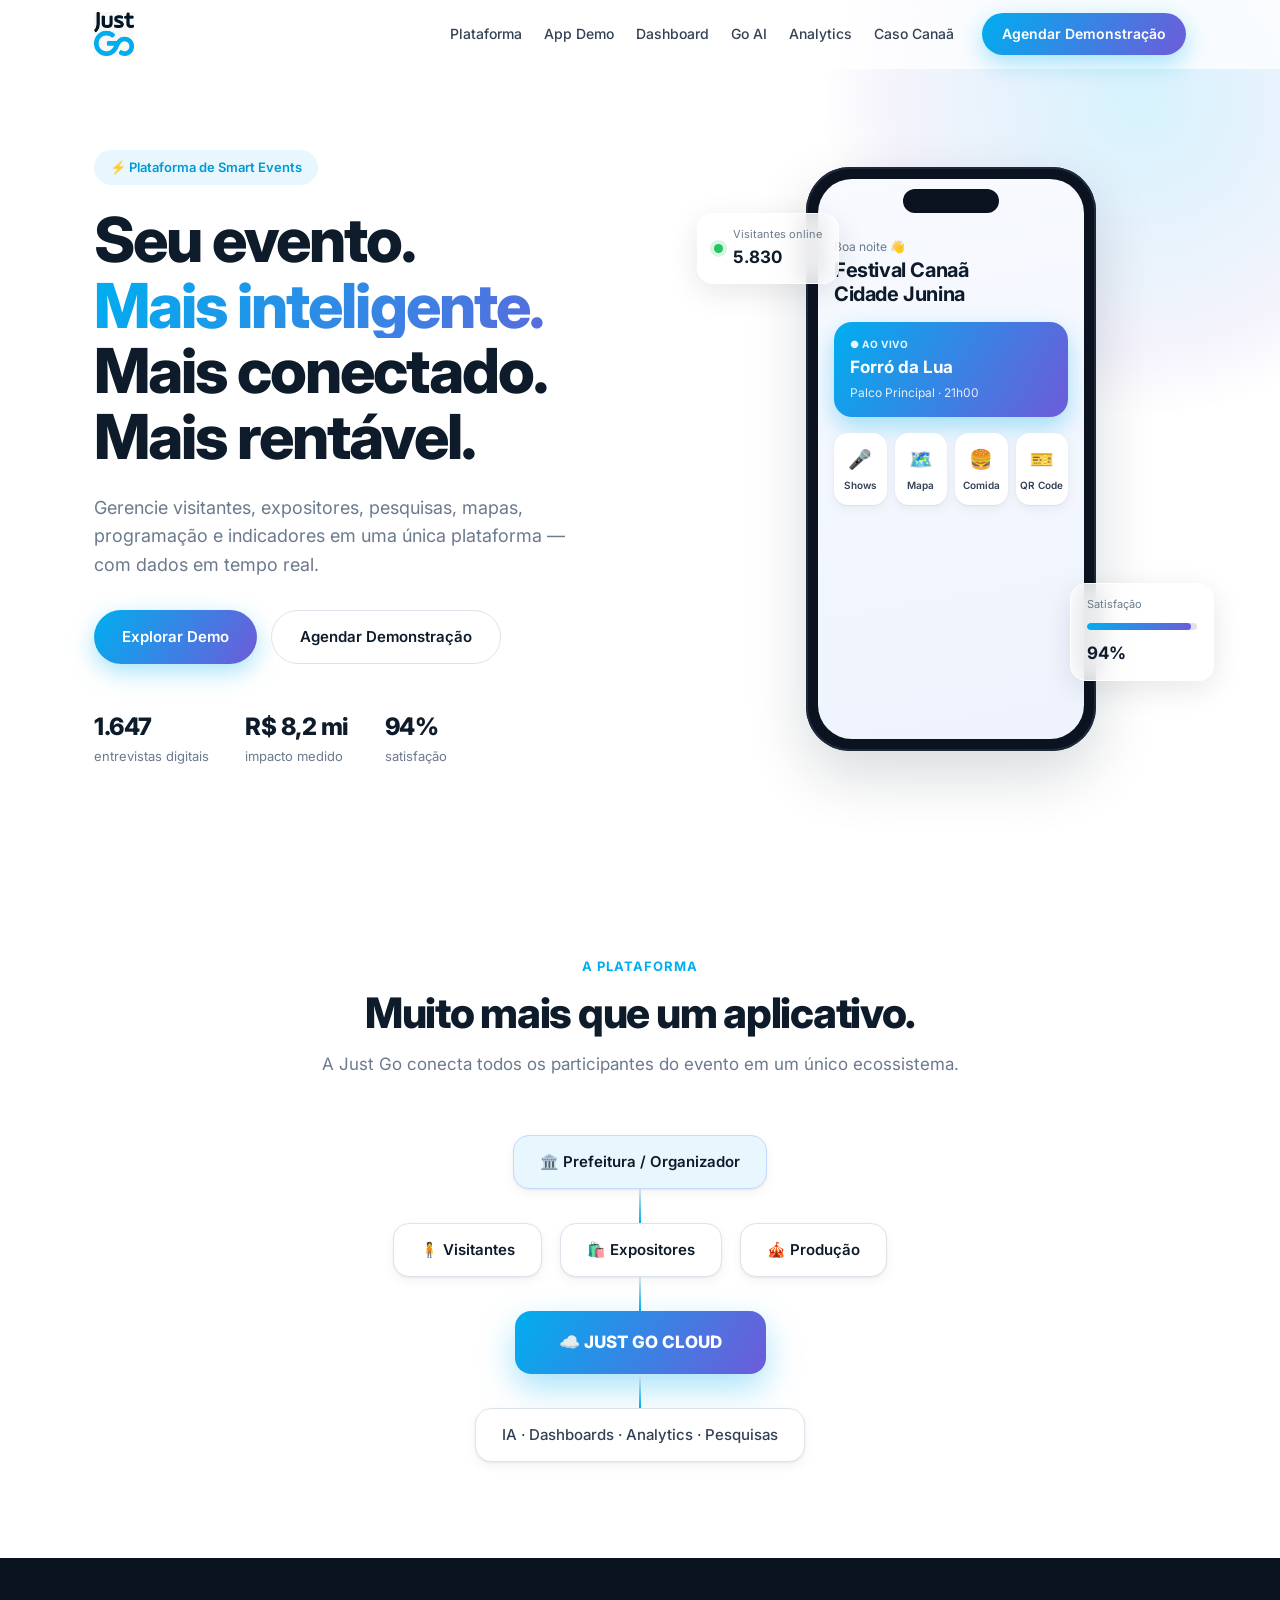
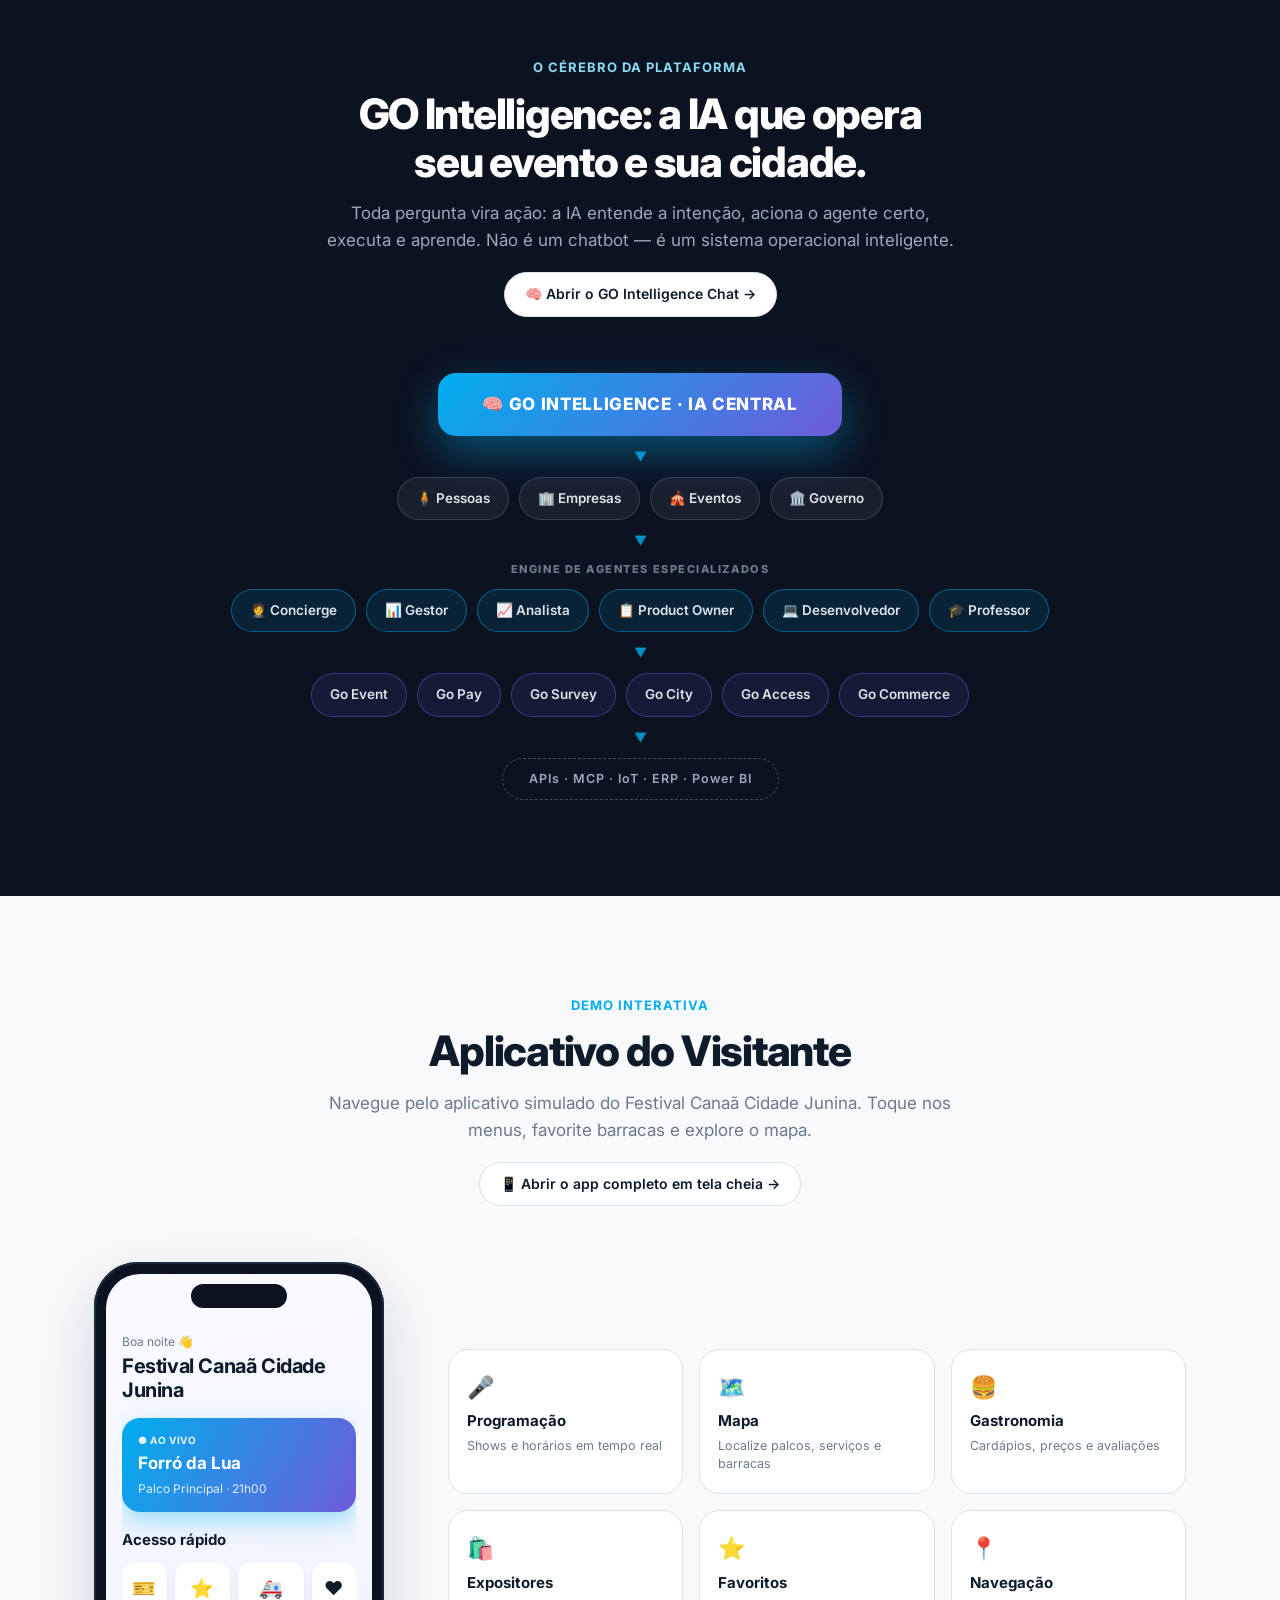
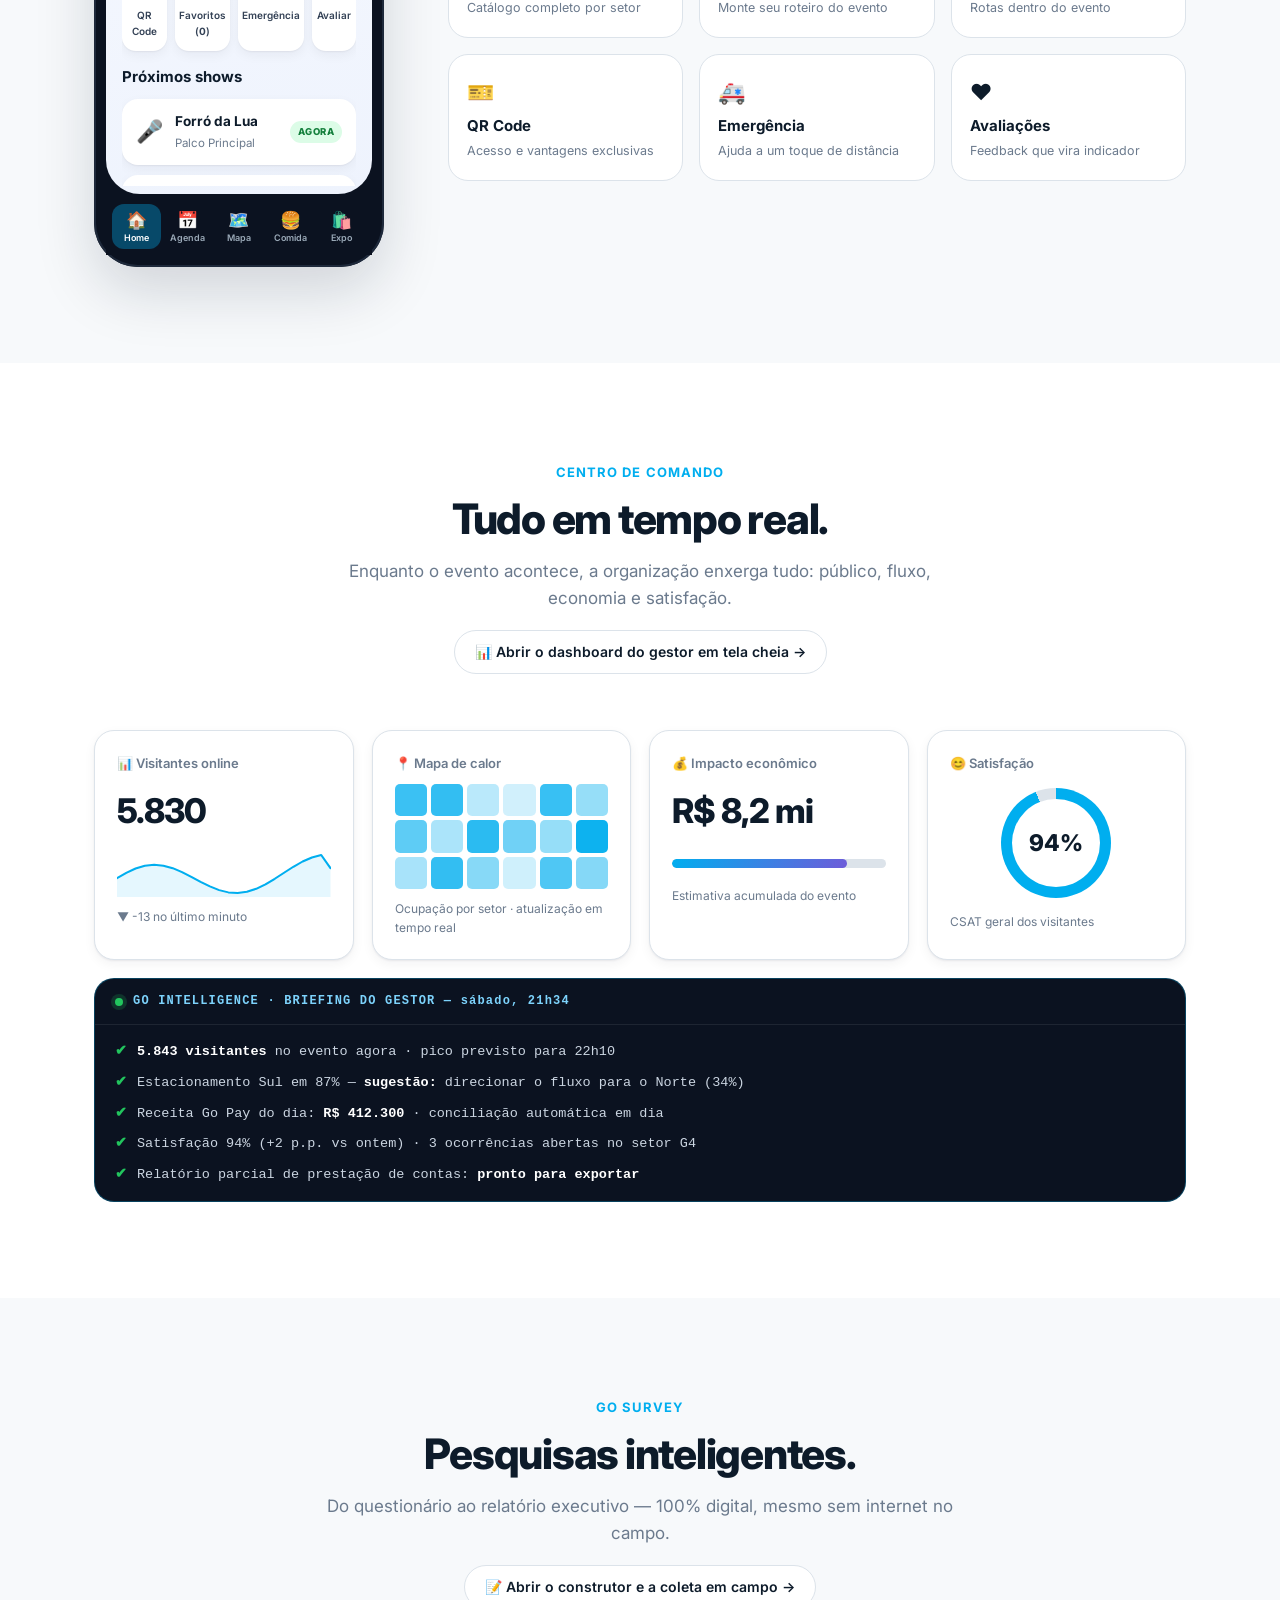
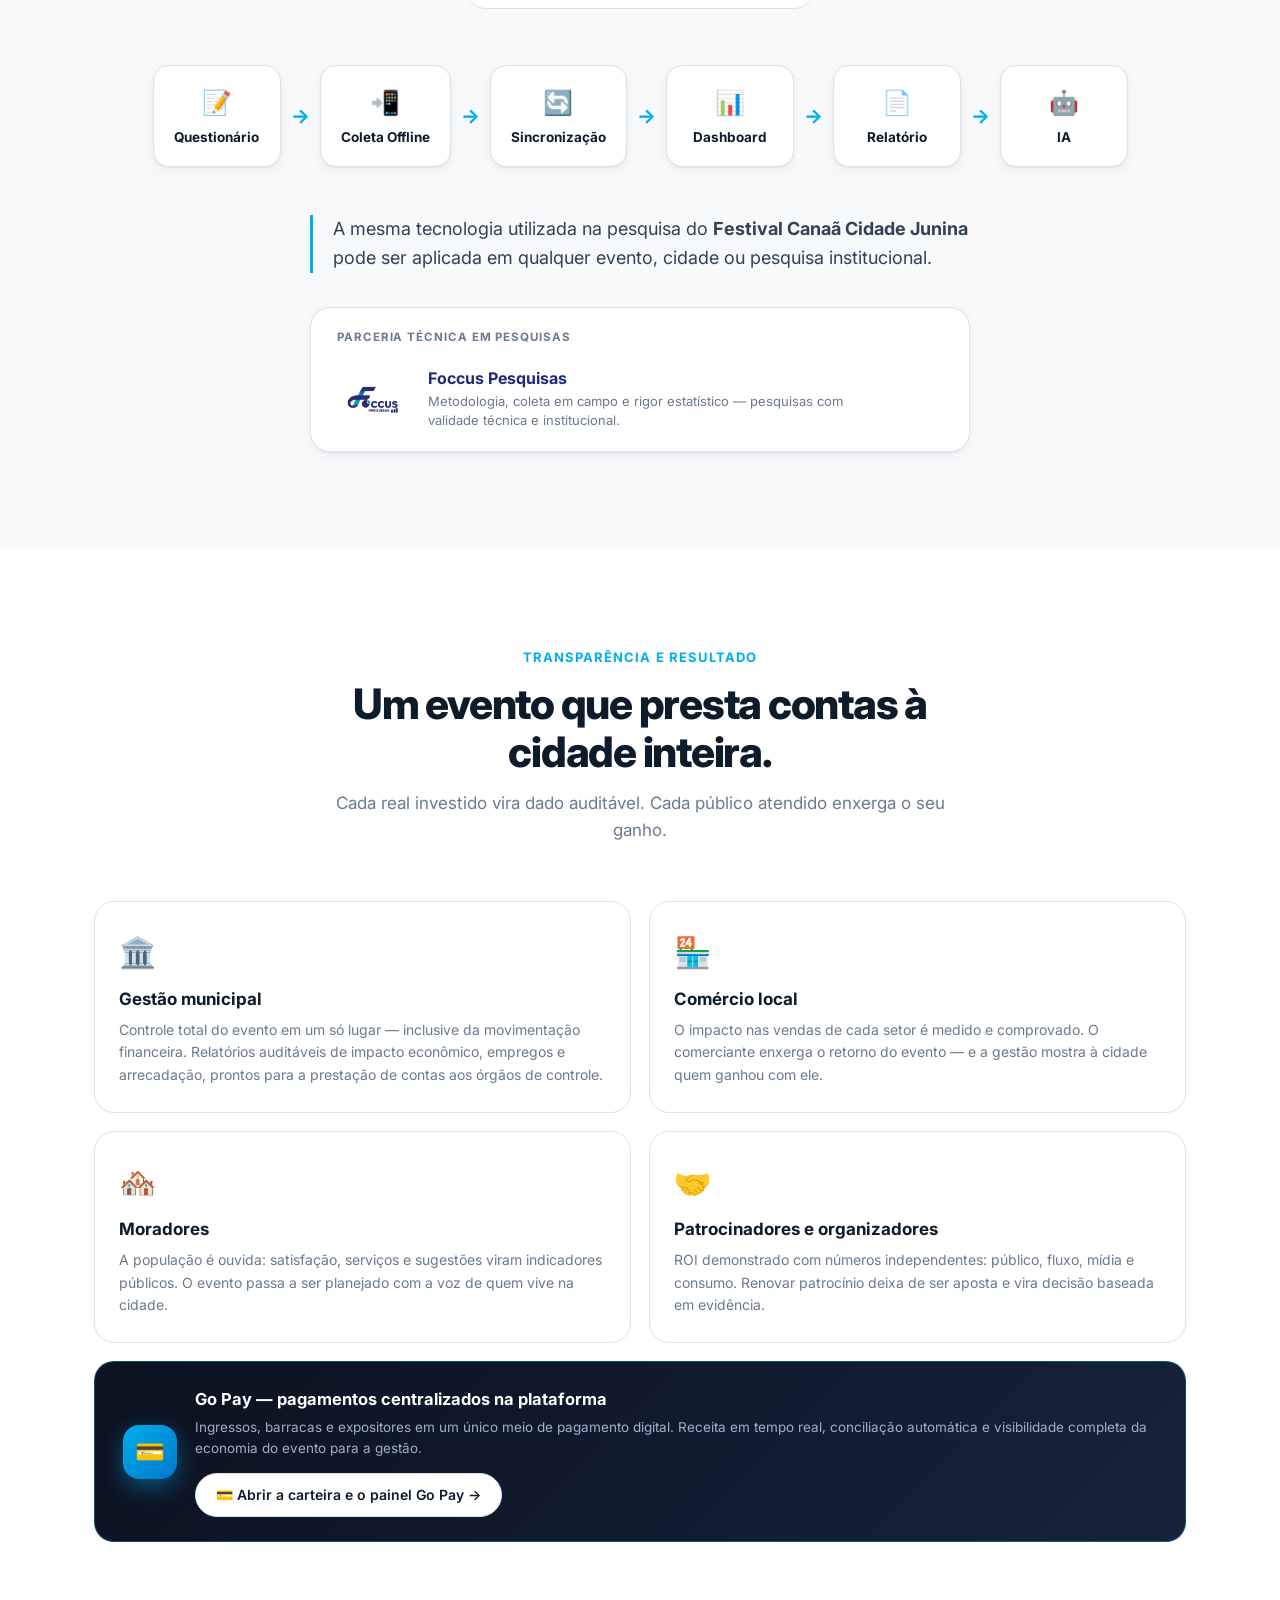
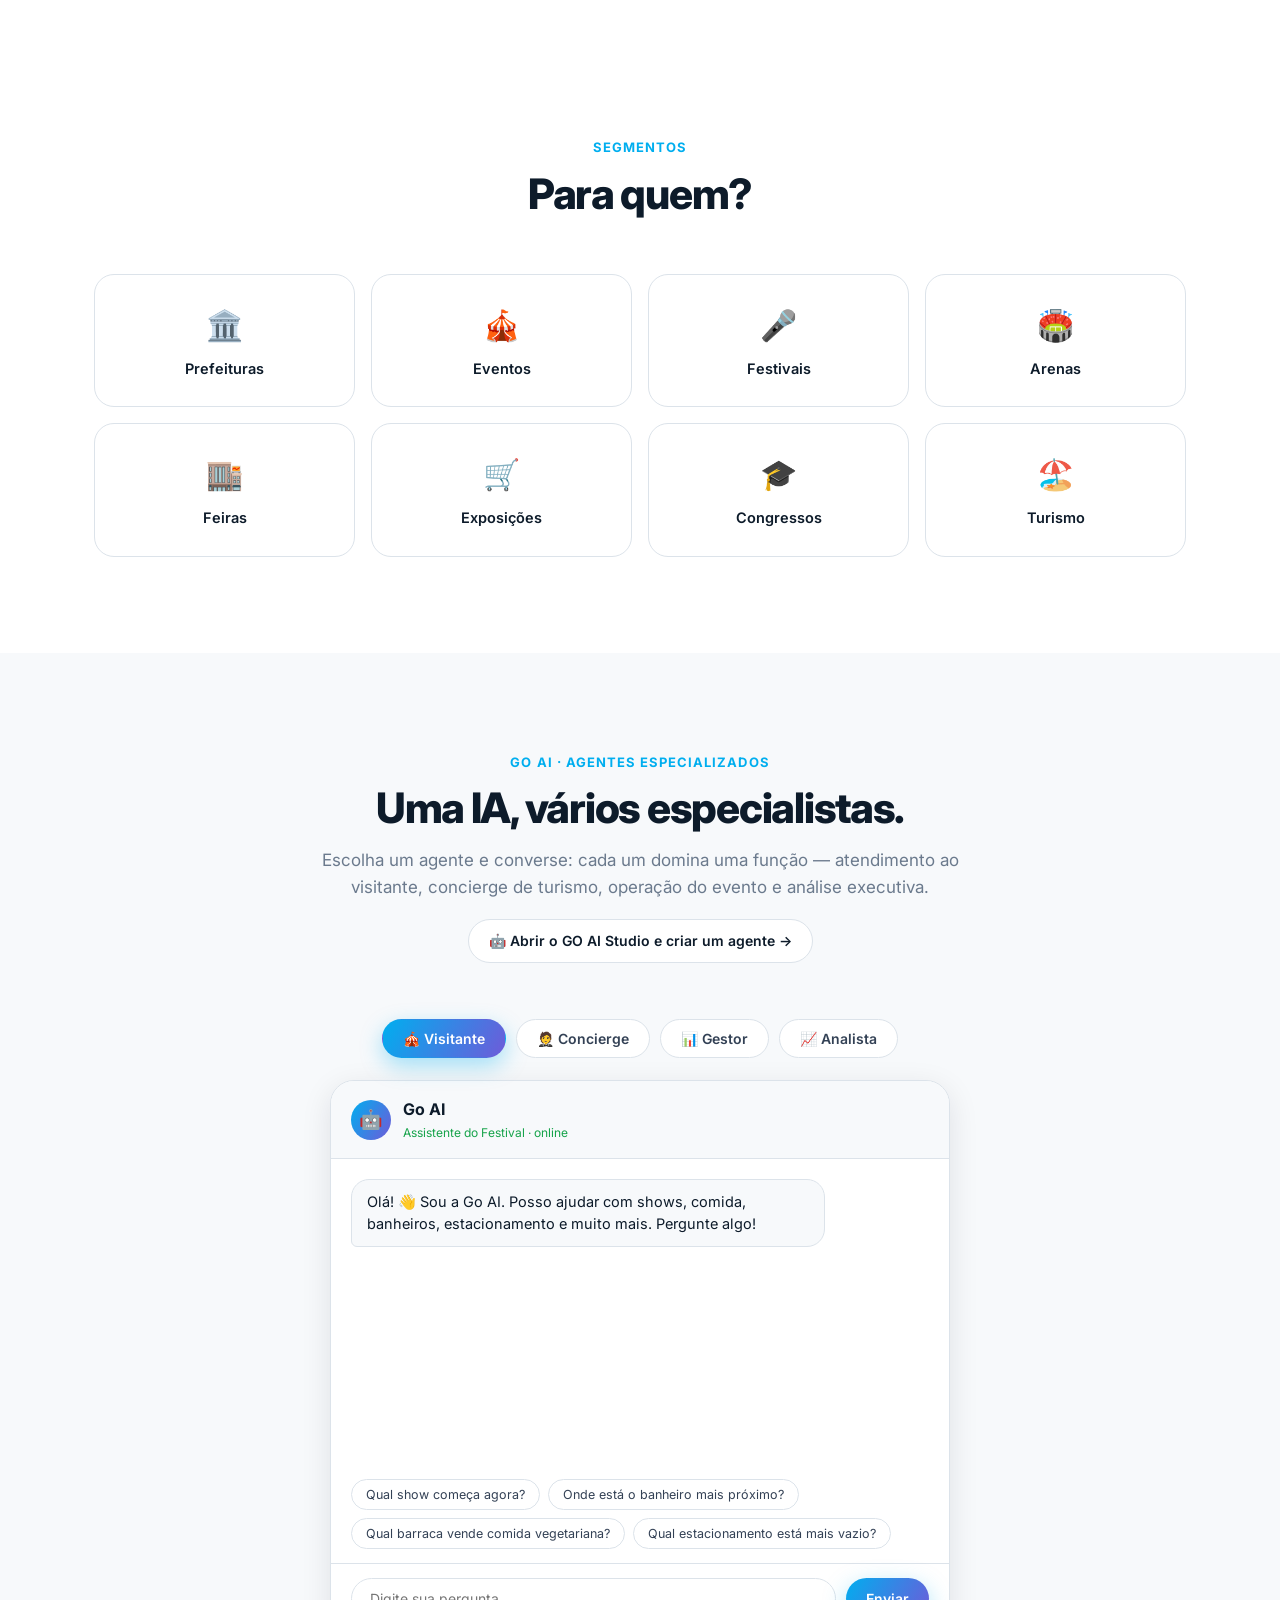
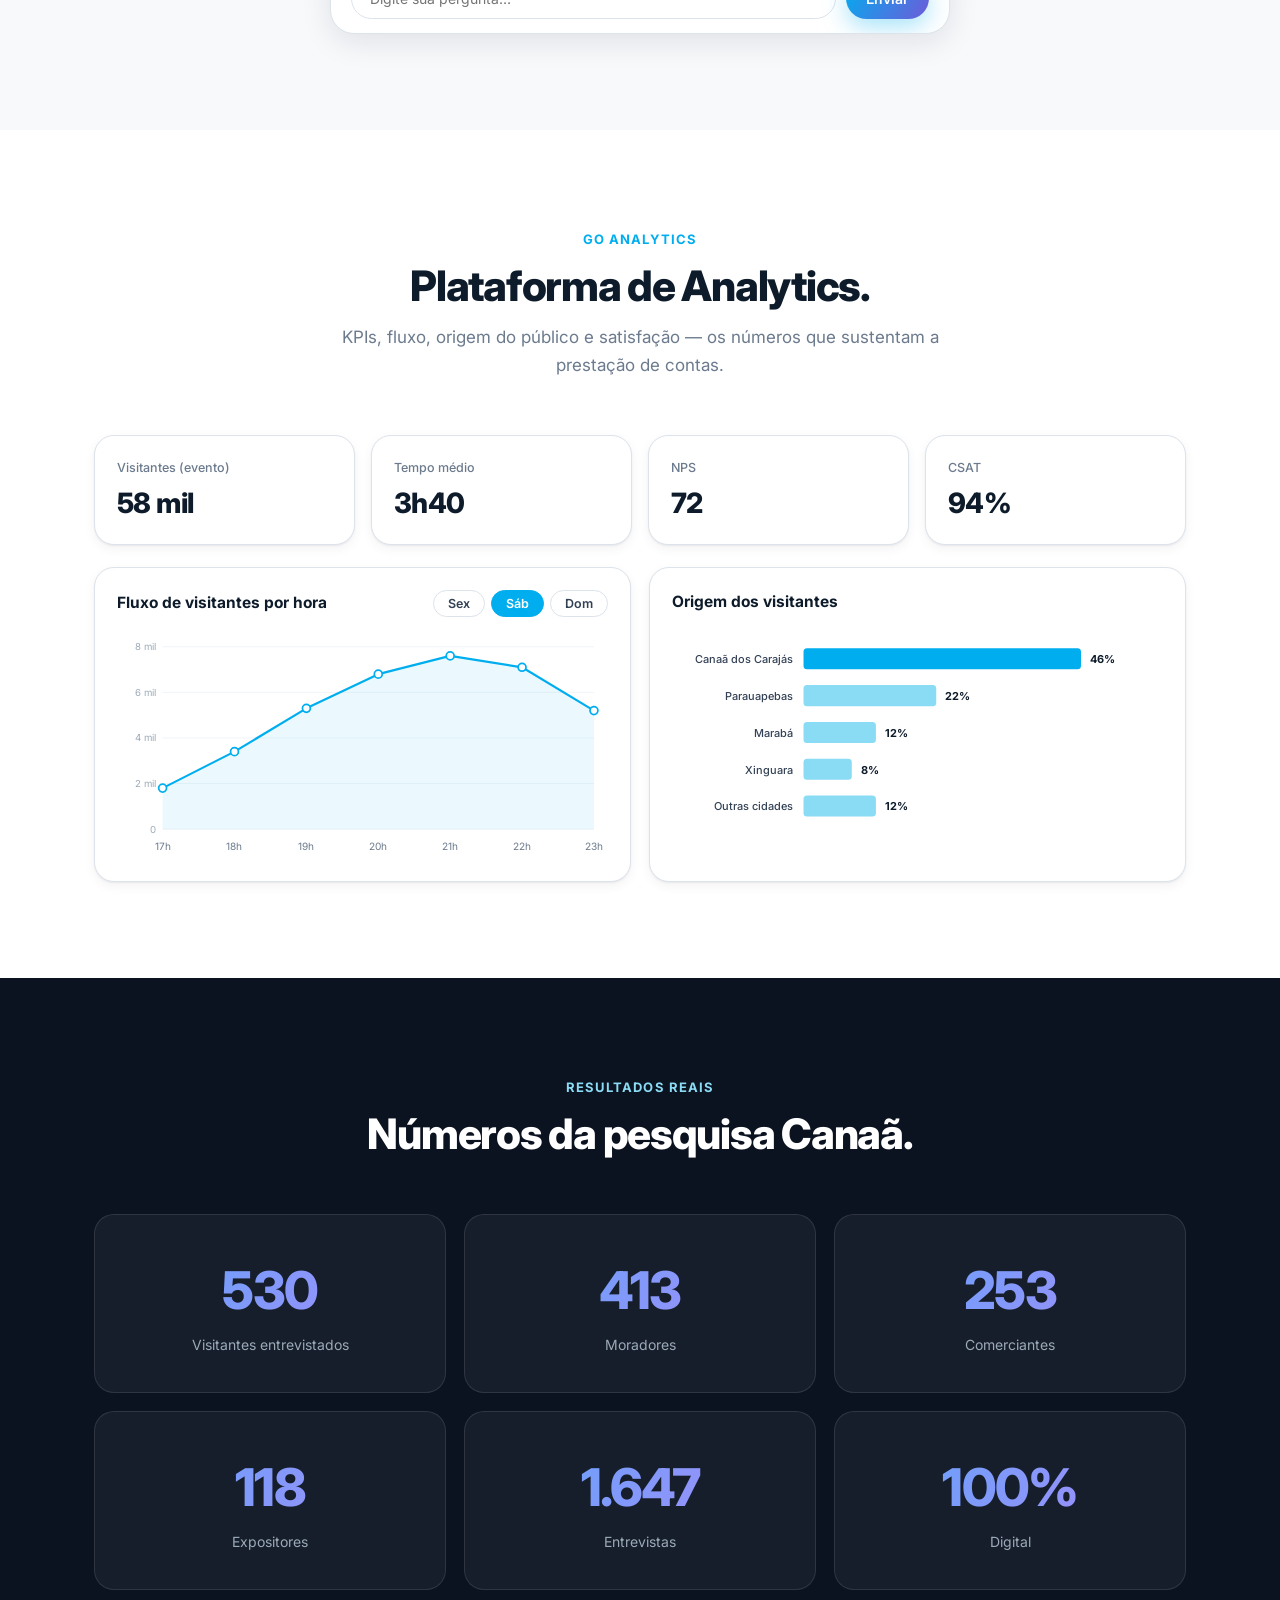
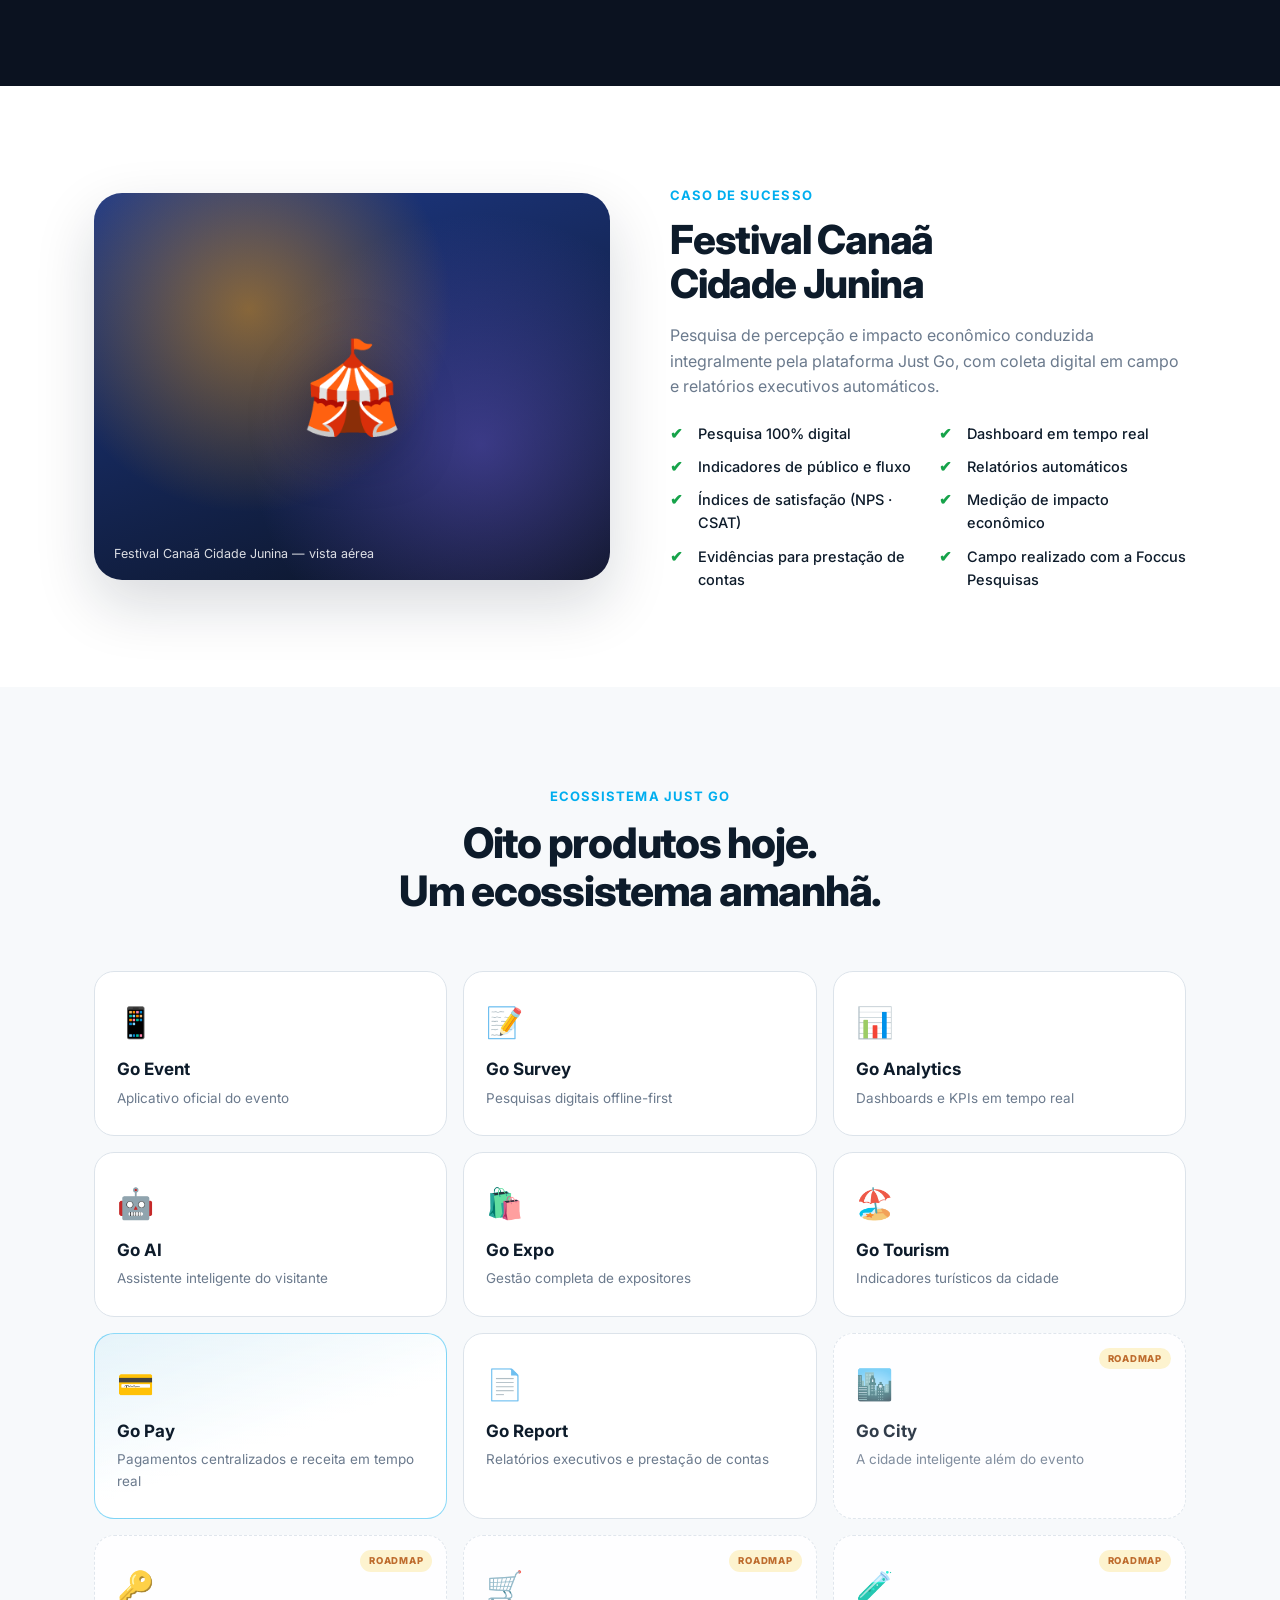
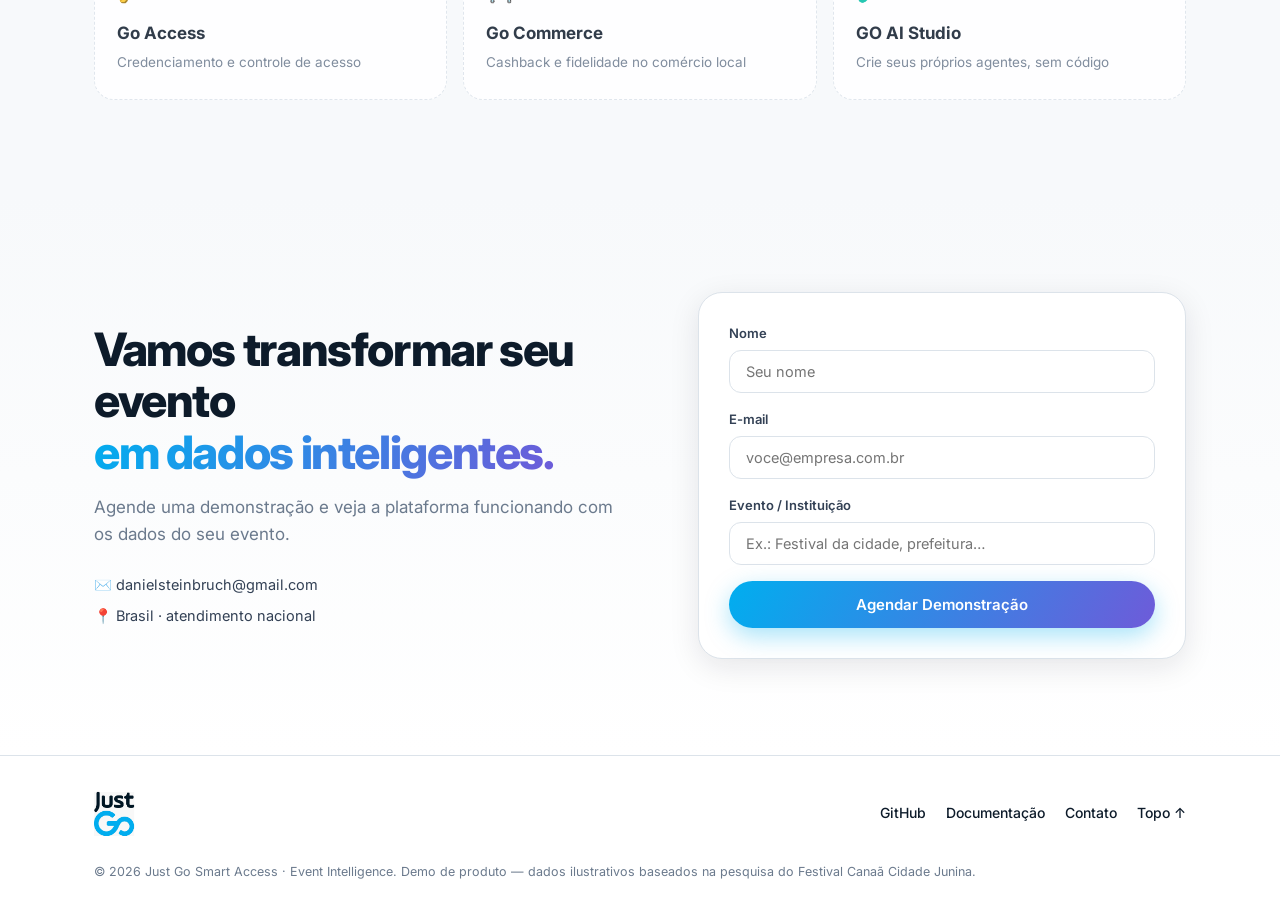
<file: index.html>
<!DOCTYPE html>
<html lang="pt-BR">
<head>
  <meta charset="UTF-8" />
  <meta name="viewport" content="width=device-width, initial-scale=1.0" />
  <title>Just Go — Plataforma de Event Intelligence</title>
  <meta name="description" content="A Just Go transforma eventos em inteligência para decisão: aplicativo do visitante, pesquisas em campo, dashboards em tempo real, IA e relatórios executivos." />
  <meta property="og:title" content="Just Go — Event Intelligence" />
  <meta property="og:description" content="Seu evento. Mais inteligente. Mais conectado. Mais rentável." />
  <link rel="icon" href="data:image/svg+xml,<svg xmlns='http://www.w3.org/2000/svg' viewBox='0 0 100 100'><rect width='100' height='100' rx='22' fill='%2300AEEF'/><text x='50' y='68' font-size='52' font-family='Arial' font-weight='bold' fill='white' text-anchor='middle'>JG</text></svg>" />
  <link rel="preconnect" href="https://fonts.googleapis.com" />
  <link rel="preconnect" href="https://fonts.gstatic.com" crossorigin />
  <link href="https://fonts.googleapis.com/css2?family=Inter:wght@400;500;600;700;800;900&display=swap" rel="stylesheet" />
  <link rel="stylesheet" href="css/styles.css?v=5" />
</head>
<body>

  <!-- ══════════ NAVBAR ══════════ -->
  <header class="navbar" id="navbar">
    <div class="container nav-inner">
      <a href="#inicio" class="brand">
        <img src="assets/logo-justgo.jpg" alt="Just Go" class="brand-logo" width="40" height="44" />
      </a>
      <nav class="nav-links" id="navLinks">
        <a href="#plataforma">Plataforma</a>
        <a href="#app-demo">App Demo</a>
        <a href="#dashboard">Dashboard</a>
        <a href="#go-ai">Go AI</a>
        <a href="#analytics">Analytics</a>
        <a href="#caso">Caso Canaã</a>
      </nav>
      <a href="#contato" class="btn btn-primary btn-sm nav-cta">Agendar Demonstração</a>
      <button class="nav-toggle" id="navToggle" aria-label="Abrir menu">
        <span></span><span></span><span></span>
      </button>
    </div>
  </header>

  <!-- ══════════ HERO ══════════ -->
  <section class="hero" id="inicio">
    <div class="hero-glow"></div>
    <div class="container hero-grid">
      <div class="hero-copy">
        <div class="badge reveal">⚡ Plataforma de Smart Events</div>
        <h1 class="hero-title">
          <span class="reveal d1">Seu evento.</span>
          <span class="reveal d2 grad-text">Mais inteligente.</span>
          <span class="reveal d3">Mais conectado.</span>
          <span class="reveal d4">Mais rentável.</span>
        </h1>
        <p class="hero-sub reveal d5">
          Gerencie visitantes, expositores, pesquisas, mapas, programação e
          indicadores em uma única plataforma — com dados em tempo real.
        </p>
        <div class="hero-actions reveal d6">
          <a href="#app-demo" class="btn btn-primary">Explorar Demo</a>
          <a href="#contato" class="btn btn-ghost">Agendar Demonstração</a>
        </div>
        <div class="hero-proof reveal d7">
          <div><strong data-count="1647">0</strong><span>entrevistas digitais</span></div>
          <div><strong>R$&nbsp;8,2&nbsp;mi</strong><span>impacto medido</span></div>
          <div><strong data-count="94" data-suffix="%">0</strong><span>satisfação</span></div>
        </div>
      </div>

      <div class="hero-visual reveal d3">
        <div class="float-card fc-1">
          <span class="fc-dot"></span>
          <div><small>Visitantes online</small><strong id="heroLive">5.843</strong></div>
        </div>
        <div class="float-card fc-2">
          <small>Satisfação</small>
          <div class="fc-bar"><i style="width:94%"></i></div>
          <strong>94%</strong>
        </div>
        <!-- Phone preview (estático no hero; o funcional fica na seção demo) -->
        <div class="phone phone-hero">
          <div class="phone-notch"></div>
          <div class="phone-screen">
            <div class="ps-header">
              <small>Boa noite 👋</small>
              <h4>Festival Canaã<br/>Cidade Junina</h4>
            </div>
            <div class="ps-now">
              <span class="live-pill">● AO VIVO</span>
              <strong>Forró da Lua</strong>
              <small>Palco Principal · 21h00</small>
            </div>
            <div class="ps-tiles">
              <div>🎤<span>Shows</span></div>
              <div>🗺️<span>Mapa</span></div>
              <div>🍔<span>Comida</span></div>
              <div>🎫<span>QR&nbsp;Code</span></div>
            </div>
          </div>
        </div>
      </div>
    </div>
  </section>

  <!-- ══════════ ECOSSISTEMA / CONEXÃO ══════════ -->
  <section class="section" id="plataforma">
    <div class="container">
      <div class="section-head reveal">
        <span class="eyebrow">A plataforma</span>
        <h2>Muito mais que um aplicativo.</h2>
        <p>A Just Go conecta todos os participantes do evento em um único ecossistema.</p>
      </div>
      <div class="eco-diagram reveal">
        <div class="eco-node eco-top">🏛️ Prefeitura / Organizador</div>
        <div class="eco-line-v"></div>
        <div class="eco-row">
          <div class="eco-node">🧍 Visitantes</div>
          <div class="eco-node">🛍️ Expositores</div>
          <div class="eco-node">🎪 Produção</div>
        </div>
        <div class="eco-line-v"></div>
        <div class="eco-node eco-cloud">☁️ JUST GO CLOUD</div>
        <div class="eco-line-v"></div>
        <div class="eco-node eco-out">IA · Dashboards · Analytics · Pesquisas</div>
      </div>
    </div>
  </section>

  <!-- ══════════ GO INTELLIGENCE (cérebro da plataforma) ══════════ -->
  <section class="section section-dark" id="go-intelligence">
    <div class="container">
      <div class="section-head reveal">
        <span class="eyebrow light">O cérebro da plataforma</span>
        <h2>GO Intelligence: a IA que opera<br/>seu evento e sua cidade.</h2>
        <p style="color:#9BAAB8">Toda pergunta vira ação: a IA entende a intenção, aciona o agente certo, executa e aprende. Não é um chatbot — é um sistema operacional inteligente.</p>
        <a href="chat/" class="btn btn-ghost btn-sm" style="margin-top:18px">🧠 Abrir o GO Intelligence Chat →</a>
      </div>
      <div class="intel-diagram reveal">
        <div class="intel-core">🧠 GO INTELLIGENCE · IA CENTRAL</div>
        <div class="intel-arrow">▼</div>
        <div class="intel-layer">
          <span>🧍 Pessoas</span><span>🏢 Empresas</span><span>🎪 Eventos</span><span>🏛️ Governo</span>
        </div>
        <div class="intel-arrow">▼</div>
        <div class="intel-label">ENGINE DE AGENTES ESPECIALIZADOS</div>
        <div class="intel-layer agents">
          <span>🤵 Concierge</span><span>📊 Gestor</span><span>📈 Analista</span><span>📋 Product Owner</span><span>💻 Desenvolvedor</span><span>🎓 Professor</span>
        </div>
        <div class="intel-arrow">▼</div>
        <div class="intel-layer mods">
          <span>Go Event</span><span>Go Pay</span><span>Go Survey</span><span>Go City</span><span>Go Access</span><span>Go Commerce</span>
        </div>
        <div class="intel-arrow">▼</div>
        <div class="intel-base">APIs · MCP · IoT · ERP · Power BI</div>
      </div>
    </div>
  </section>

  <!-- ══════════ APP DEMO ══════════ -->
  <section class="section section-alt" id="app-demo">
    <div class="container">
      <div class="section-head reveal">
        <span class="eyebrow">Demo interativa</span>
        <h2>Aplicativo do Visitante</h2>
        <p>Navegue pelo aplicativo simulado do Festival Canaã Cidade Junina. Toque nos menus, favorite barracas e explore o mapa.</p>
        <a href="app/" class="btn btn-ghost btn-sm" style="margin-top:18px">📱 Abrir o app completo em tela cheia →</a>
      </div>

      <div class="appdemo-grid">
        <div class="phone phone-demo reveal">
          <div class="phone-notch"></div>
          <div class="phone-screen" id="appScreen"><!-- telas renderizadas via JS --></div>
          <nav class="phone-tabbar" id="appTabbar">
            <button data-screen="home" class="active">🏠<span>Home</span></button>
            <button data-screen="agenda">📅<span>Agenda</span></button>
            <button data-screen="mapa">🗺️<span>Mapa</span></button>
            <button data-screen="comida">🍔<span>Comida</span></button>
            <button data-screen="expo">🛍️<span>Expo</span></button>
          </nav>
        </div>

        <div class="feature-grid reveal">
          <div class="feature-card">🎤<strong>Programação</strong><span>Shows e horários em tempo real</span></div>
          <div class="feature-card">🗺️<strong>Mapa</strong><span>Localize palcos, serviços e barracas</span></div>
          <div class="feature-card">🍔<strong>Gastronomia</strong><span>Cardápios, preços e avaliações</span></div>
          <div class="feature-card">🛍️<strong>Expositores</strong><span>Catálogo completo por setor</span></div>
          <div class="feature-card">⭐<strong>Favoritos</strong><span>Monte seu roteiro do evento</span></div>
          <div class="feature-card">📍<strong>Navegação</strong><span>Rotas dentro do evento</span></div>
          <div class="feature-card">🎫<strong>QR Code</strong><span>Acesso e vantagens exclusivas</span></div>
          <div class="feature-card">🚑<strong>Emergência</strong><span>Ajuda a um toque de distância</span></div>
          <div class="feature-card">❤️<strong>Avaliações</strong><span>Feedback que vira indicador</span></div>
        </div>
      </div>
    </div>
  </section>

  <!-- ══════════ DASHBOARD TEMPO REAL ══════════ -->
  <section class="section" id="dashboard">
    <div class="container">
      <div class="section-head reveal">
        <span class="eyebrow">Centro de comando</span>
        <h2>Tudo em tempo real.</h2>
        <p>Enquanto o evento acontece, a organização enxerga tudo: público, fluxo, economia e satisfação.</p>
        <a href="dashboard/" class="btn btn-ghost btn-sm" style="margin-top:18px">📊 Abrir o dashboard do gestor em tela cheia →</a>
      </div>
      <div class="dash-grid">
        <div class="dash-card reveal">
          <div class="dash-label">📊 Visitantes online</div>
          <div class="dash-value"><span id="dashVisitors">5.843</span></div>
          <svg class="spark" id="sparkVisitors" viewBox="0 0 200 48" preserveAspectRatio="none" aria-hidden="true"></svg>
          <small class="dash-note up" id="dashTrend">▲ atualizando ao vivo</small>
        </div>
        <div class="dash-card reveal d1">
          <div class="dash-label">📍 Mapa de calor</div>
          <div class="heatmap" id="heatmap" role="img" aria-label="Mapa de calor de ocupação por setor"></div>
          <small class="dash-note">Ocupação por setor · atualização em tempo real</small>
        </div>
        <div class="dash-card reveal d2">
          <div class="dash-label">💰 Impacto econômico</div>
          <div class="dash-value">R$&nbsp;<span data-count="8.2" data-decimals="1">0</span>&nbsp;mi</div>
          <div class="fc-bar big"><i style="width:82%"></i></div>
          <small class="dash-note">Estimativa acumulada do evento</small>
        </div>
        <div class="dash-card reveal d3">
          <div class="dash-label">😊 Satisfação</div>
          <div class="ring" style="--pct:94"><span>94%</span></div>
          <small class="dash-note">CSAT geral dos visitantes</small>
        </div>
      </div>
      <div class="briefing reveal">
        <div class="briefing-head"><span class="brief-dot"></span>GO INTELLIGENCE · BRIEFING DO GESTOR — sábado, 21h34</div>
        <ul>
          <li><strong>5.843 visitantes</strong> no evento agora · pico previsto para 22h10</li>
          <li>Estacionamento Sul em 87% — <strong>sugestão:</strong> direcionar o fluxo para o Norte (34%)</li>
          <li>Receita Go Pay do dia: <strong>R$ 412.300</strong> · conciliação automática em dia</li>
          <li>Satisfação 94% (+2 p.p. vs ontem) · 3 ocorrências abertas no setor G4</li>
          <li>Relatório parcial de prestação de contas: <strong>pronto para exportar</strong></li>
        </ul>
      </div>
    </div>
  </section>

  <!-- ══════════ PESQUISAS ══════════ -->
  <section class="section section-alt" id="pesquisas">
    <div class="container">
      <div class="section-head reveal">
        <span class="eyebrow">Go Survey</span>
        <h2>Pesquisas inteligentes.</h2>
        <p>Do questionário ao relatório executivo — 100% digital, mesmo sem internet no campo.</p>
        <a href="survey/" class="btn btn-ghost btn-sm" style="margin-top:18px">📝 Abrir o construtor e a coleta em campo →</a>
      </div>
      <div class="flow reveal">
        <div class="flow-step">📝<strong>Questionário</strong></div>
        <div class="flow-arrow">→</div>
        <div class="flow-step">📲<strong>Coleta Offline</strong></div>
        <div class="flow-arrow">→</div>
        <div class="flow-step">🔄<strong>Sincronização</strong></div>
        <div class="flow-arrow">→</div>
        <div class="flow-step">📊<strong>Dashboard</strong></div>
        <div class="flow-arrow">→</div>
        <div class="flow-step">📄<strong>Relatório</strong></div>
        <div class="flow-arrow">→</div>
        <div class="flow-step">🤖<strong>IA</strong></div>
      </div>
      <p class="quote reveal">
        A mesma tecnologia utilizada na pesquisa do <strong>Festival Canaã Cidade Junina</strong>
        pode ser aplicada em qualquer evento, cidade ou pesquisa institucional.
      </p>
      <div class="partner-badge reveal">
        <span class="pb-label">Parceria técnica em pesquisas</span>
        <img src="assets/logo-foccus.png" alt="Foccus Pesquisas" class="pb-logo" height="64"
             onerror="this.style.display='none'" />
        <div class="pb-text">
          <strong>Foccus Pesquisas</strong>
          <small>Metodologia, coleta em campo e rigor estatístico — pesquisas com validade técnica e institucional.</small>
        </div>
      </div>
    </div>
  </section>

  <!-- ══════════ VALOR PARA A CIDADE ══════════ -->
  <section class="section" id="valor-cidade">
    <div class="container">
      <div class="section-head reveal">
        <span class="eyebrow">Transparência e resultado</span>
        <h2>Um evento que presta contas à cidade inteira.</h2>
        <p>Cada real investido vira dado auditável. Cada público atendido enxerga o seu ganho.</p>
      </div>
      <div class="value-grid">
        <div class="value-card reveal">
          <span>🏛️</span>
          <strong>Gestão municipal</strong>
          <p>Controle total do evento em um só lugar — inclusive da movimentação financeira. Relatórios auditáveis de impacto econômico, empregos e arrecadação, prontos para a prestação de contas aos órgãos de controle.</p>
        </div>
        <div class="value-card reveal d1">
          <span>🏪</span>
          <strong>Comércio local</strong>
          <p>O impacto nas vendas de cada setor é medido e comprovado. O comerciante enxerga o retorno do evento — e a gestão mostra à cidade quem ganhou com ele.</p>
        </div>
        <div class="value-card reveal d2">
          <span>🏘️</span>
          <strong>Moradores</strong>
          <p>A população é ouvida: satisfação, serviços e sugestões viram indicadores públicos. O evento passa a ser planejado com a voz de quem vive na cidade.</p>
        </div>
        <div class="value-card reveal d3">
          <span>🤝</span>
          <strong>Patrocinadores e organizadores</strong>
          <p>ROI demonstrado com números independentes: público, fluxo, mídia e consumo. Renovar patrocínio deixa de ser aposta e vira decisão baseada em evidência.</p>
        </div>
      </div>
      <div class="gopay-strip reveal">
        <div class="gopay-icon">💳</div>
        <div>
          <strong>Go Pay — pagamentos centralizados na plataforma</strong>
          <p>Ingressos, barracas e expositores em um único meio de pagamento digital. Receita em tempo real, conciliação automática e visibilidade completa da economia do evento para a gestão.</p>
          <a href="gopay/" class="btn btn-ghost btn-sm" style="margin-top:14px">💳 Abrir a carteira e o painel Go Pay →</a>
        </div>
      </div>
    </div>
  </section>

  <!-- ══════════ PARA QUEM ══════════ -->
  <section class="section" id="segmentos">
    <div class="container">
      <div class="section-head reveal">
        <span class="eyebrow">Segmentos</span>
        <h2>Para quem?</h2>
      </div>
      <div class="seg-grid reveal">
        <div class="seg-card">🏛️<span>Prefeituras</span></div>
        <div class="seg-card">🎪<span>Eventos</span></div>
        <div class="seg-card">🎤<span>Festivais</span></div>
        <div class="seg-card">🏟️<span>Arenas</span></div>
        <div class="seg-card">🏬<span>Feiras</span></div>
        <div class="seg-card">🛒<span>Exposições</span></div>
        <div class="seg-card">🎓<span>Congressos</span></div>
        <div class="seg-card">🏖️<span>Turismo</span></div>
      </div>
    </div>
  </section>

  <!-- ══════════ GO AI ══════════ -->
  <section class="section section-alt" id="go-ai">
    <div class="container">
      <div class="section-head reveal">
        <span class="eyebrow">Go AI · Agentes especializados</span>
        <h2>Uma IA, vários especialistas.</h2>
        <p>Escolha um agente e converse: cada um domina uma função — atendimento ao visitante, concierge de turismo, operação do evento e análise executiva.</p>
        <a href="aistudio/" class="btn btn-ghost btn-sm" style="margin-top:18px">🤖 Abrir o GO AI Studio e criar um agente →</a>
      </div>
      <div class="agent-picker reveal" id="agentPicker">
        <button data-agent="visitante" class="active">🎪 Visitante</button>
        <button data-agent="concierge">🤵 Concierge</button>
        <button data-agent="gestor">📊 Gestor</button>
        <button data-agent="analista">📈 Analista</button>
      </div>
      <div class="chat reveal" aria-live="polite">
        <div class="chat-header">
          <span class="chat-avatar">🤖</span>
          <div><strong id="agentName">Go AI</strong><small id="agentDesc">Assistente do Festival · online</small></div>
        </div>
        <div class="chat-body" id="chatBody">
          <div class="msg bot">Olá! 👋 Sou a Go AI. Posso ajudar com shows, comida, banheiros, estacionamento e muito mais. Pergunte algo!</div>
        </div>
        <div class="chat-chips" id="chatChips">
          <button>Qual show começa agora?</button>
          <button>Onde está o banheiro mais próximo?</button>
          <button>Qual barraca vende comida vegetariana?</button>
          <button>Qual estacionamento está mais vazio?</button>
        </div>
        <form class="chat-input" id="chatForm">
          <input type="text" id="chatText" placeholder="Digite sua pergunta…" autocomplete="off" />
          <button type="submit" class="btn btn-primary btn-sm">Enviar</button>
        </form>
      </div>
    </div>
  </section>

  <!-- ══════════ ANALYTICS ══════════ -->
  <section class="section" id="analytics">
    <div class="container">
      <div class="section-head reveal">
        <span class="eyebrow">Go Analytics</span>
        <h2>Plataforma de Analytics.</h2>
        <p>KPIs, fluxo, origem do público e satisfação — os números que sustentam a prestação de contas.</p>
      </div>

      <div class="kpi-row reveal">
        <div class="kpi"><small>Visitantes (evento)</small><strong data-count="58" data-suffix=" mil">0</strong></div>
        <div class="kpi"><small>Tempo médio</small><strong>3h40</strong></div>
        <div class="kpi"><small>NPS</small><strong data-count="72">0</strong></div>
        <div class="kpi"><small>CSAT</small><strong data-count="94" data-suffix="%">0</strong></div>
      </div>

      <div class="charts-grid">
        <div class="chart-card reveal">
          <div class="chart-head">
            <h3>Fluxo de visitantes por hora</h3>
            <div class="filter-row" id="flowFilters">
              <button data-day="sex">Sex</button>
              <button data-day="sab" class="active">Sáb</button>
              <button data-day="dom">Dom</button>
            </div>
          </div>
          <div class="chart-wrap"><svg id="flowChart" viewBox="0 0 560 260" role="img" aria-label="Gráfico de linha do fluxo de visitantes por hora"></svg></div>
        </div>
        <div class="chart-card reveal d1">
          <div class="chart-head"><h3>Origem dos visitantes</h3></div>
          <div class="chart-wrap"><svg id="originChart" viewBox="0 0 560 260" role="img" aria-label="Gráfico de barras da origem dos visitantes"></svg></div>
        </div>
      </div>
      <div class="chart-tooltip" id="chartTip" hidden></div>
    </div>
  </section>

  <!-- ══════════ NÚMEROS ══════════ -->
  <section class="section section-dark" id="resultados">
    <div class="container">
      <div class="section-head reveal">
        <span class="eyebrow light">Resultados reais</span>
        <h2>Números da pesquisa Canaã.</h2>
      </div>
      <div class="num-grid">
        <div class="num reveal"><strong data-count="530">0</strong><span>Visitantes entrevistados</span></div>
        <div class="num reveal d1"><strong data-count="413">0</strong><span>Moradores</span></div>
        <div class="num reveal d2"><strong data-count="253">0</strong><span>Comerciantes</span></div>
        <div class="num reveal d3"><strong data-count="118">0</strong><span>Expositores</span></div>
        <div class="num reveal d4"><strong data-count="1647">0</strong><span>Entrevistas</span></div>
        <div class="num reveal d5"><strong data-count="100" data-suffix="%">0</strong><span>Digital</span></div>
      </div>
    </div>
  </section>

  <!-- ══════════ CASO DE SUCESSO ══════════ -->
  <section class="section" id="caso">
    <div class="container case-grid">
      <div class="case-visual reveal">
        <div class="case-photo">
          <span>🎪</span>
          <em>Festival Canaã Cidade Junina — vista aérea</em>
        </div>
      </div>
      <div class="case-copy reveal d1">
        <span class="eyebrow">Caso de sucesso</span>
        <h2>Festival Canaã<br/>Cidade Junina</h2>
        <p>Pesquisa de percepção e impacto econômico conduzida integralmente pela plataforma Just Go, com coleta digital em campo e relatórios executivos automáticos.</p>
        <ul class="check-list">
          <li>Pesquisa 100% digital</li>
          <li>Dashboard em tempo real</li>
          <li>Indicadores de público e fluxo</li>
          <li>Relatórios automáticos</li>
          <li>Índices de satisfação (NPS · CSAT)</li>
          <li>Medição de impacto econômico</li>
          <li>Evidências para prestação de contas</li>
          <li>Campo realizado com a Foccus Pesquisas</li>
        </ul>
      </div>
    </div>
  </section>

  <!-- ══════════ ECOSSISTEMA DE PRODUTOS ══════════ -->
  <section class="section section-alt" id="ecossistema">
    <div class="container">
      <div class="section-head reveal">
        <span class="eyebrow">Ecossistema Just Go</span>
        <h2>Oito produtos hoje.<br/>Um ecossistema amanhã.</h2>
      </div>
      <div class="prod-grid reveal">
        <div class="prod-card"><span>📱</span><strong>Go Event</strong><p>Aplicativo oficial do evento</p></div>
        <div class="prod-card"><span>📝</span><strong>Go Survey</strong><p>Pesquisas digitais offline-first</p></div>
        <div class="prod-card"><span>📊</span><strong>Go Analytics</strong><p>Dashboards e KPIs em tempo real</p></div>
        <div class="prod-card"><span>🤖</span><strong>Go AI</strong><p>Assistente inteligente do visitante</p></div>
        <div class="prod-card"><span>🛍️</span><strong>Go Expo</strong><p>Gestão completa de expositores</p></div>
        <div class="prod-card"><span>🏖️</span><strong>Go Tourism</strong><p>Indicadores turísticos da cidade</p></div>
        <div class="prod-card gopay"><span>💳</span><strong>Go Pay</strong><p>Pagamentos centralizados e receita em tempo real</p></div>
        <div class="prod-card"><span>📄</span><strong>Go Report</strong><p>Relatórios executivos e prestação de contas</p></div>
        <div class="prod-card soon"><span>🏙️</span><strong>Go City</strong><em class="soon-badge">Roadmap</em><p>A cidade inteligente além do evento</p></div>
        <div class="prod-card soon"><span>🔑</span><strong>Go Access</strong><em class="soon-badge">Roadmap</em><p>Credenciamento e controle de acesso</p></div>
        <div class="prod-card soon"><span>🛒</span><strong>Go Commerce</strong><em class="soon-badge">Roadmap</em><p>Cashback e fidelidade no comércio local</p></div>
        <div class="prod-card soon"><span>🧪</span><strong>GO AI Studio</strong><em class="soon-badge">Roadmap</em><p>Crie seus próprios agentes, sem código</p></div>
      </div>
    </div>
  </section>

  <!-- ══════════ CTA FINAL / CONTATO ══════════ -->
  <section class="section cta-final" id="contato">
    <div class="container cta-grid">
      <div class="reveal">
        <h2>Vamos transformar seu evento<br/><span class="grad-text">em dados inteligentes.</span></h2>
        <p>Agende uma demonstração e veja a plataforma funcionando com os dados do seu evento.</p>
        <div class="cta-contacts">
          <a class="cta-mail" href="mailto:danielsteinbruch@gmail.com?subject=Demonstra%C3%A7%C3%A3o%20Just%20Go%20%E2%80%94%20Event%20Intelligence">✉️ danielsteinbruch@gmail.com</a>
          <span>📍 Brasil · atendimento nacional</span>
        </div>
      </div>
      <form class="lead-form reveal d1" id="leadForm">
        <label>Nome<input type="text" name="nome" required placeholder="Seu nome" /></label>
        <label>E-mail<input type="email" name="email" required placeholder="voce@empresa.com.br" /></label>
        <label>Evento / Instituição<input type="text" name="evento" placeholder="Ex.: Festival da cidade, prefeitura…" /></label>
        <button type="submit" class="btn btn-primary btn-block">Agendar Demonstração</button>
        <p class="form-ok" id="formOk" hidden>✅ Recebido! Entraremos em contato em breve. <em>(demo — nenhum dado foi enviado)</em></p>
      </form>
    </div>
  </section>

  <footer class="footer">
    <div class="container footer-inner">
      <div class="brand">
        <img src="assets/logo-justgo.jpg" alt="Just Go" class="brand-logo" width="40" height="44" />
      </div>
      <nav>
        <a href="https://github.com/danielsmartaccess" target="_blank" rel="noopener">GitHub</a>
        <a href="https://github.com/danielsmartaccess/justgo-demo/tree/main/docs" target="_blank" rel="noopener">Documentação</a>
        <a href="#contato">Contato</a>
        <a href="#inicio">Topo ↑</a>
      </nav>
      <small>© 2026 Just Go Smart Access · Event Intelligence. Demo de produto — dados ilustrativos baseados na pesquisa do Festival Canaã Cidade Junina.</small>
    </div>
  </footer>

  <script src="js/app.js?v=5"></script>
</body>
</html>
</file>
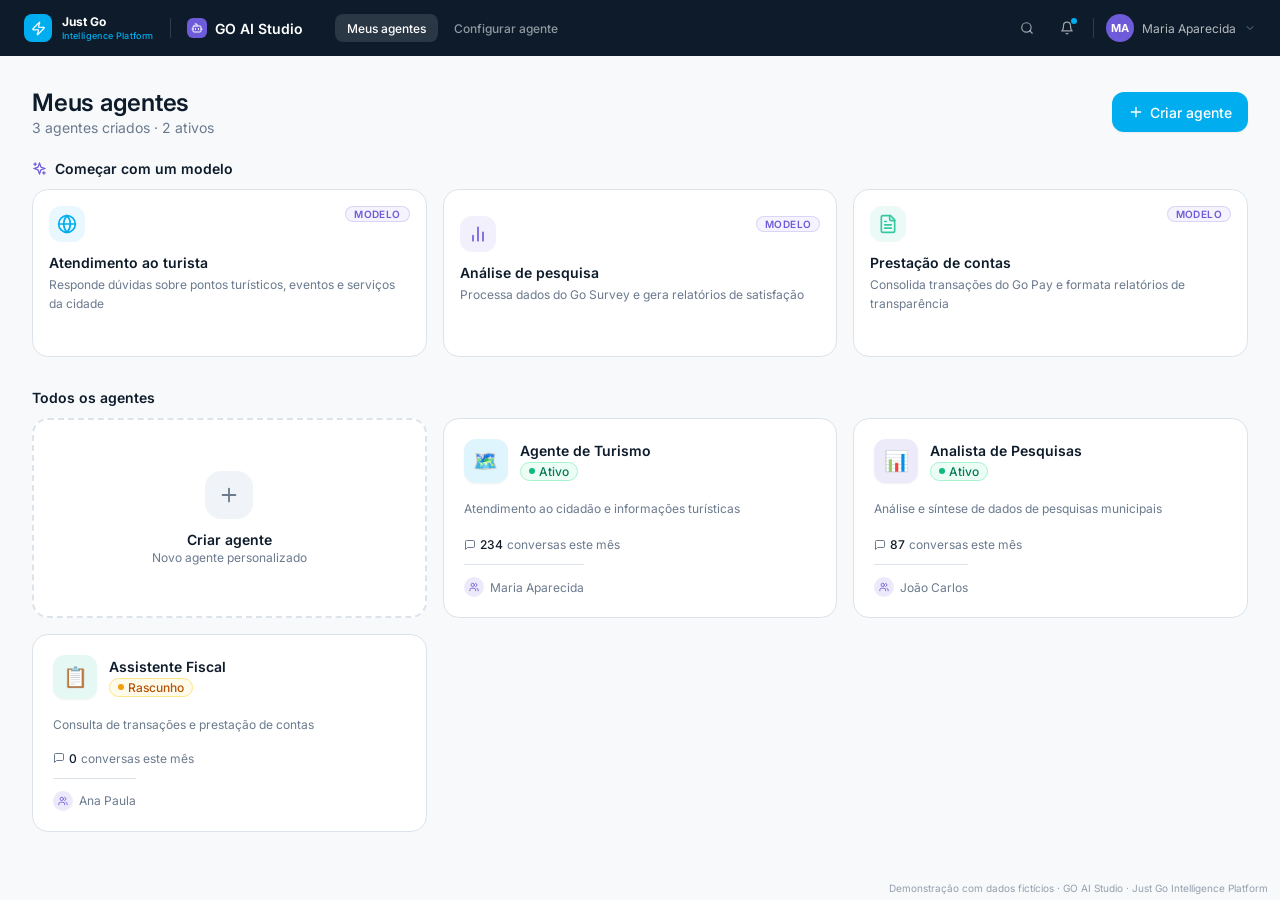
<file: aistudio/index.html>
<!DOCTYPE html>
<html lang="pt-BR">
<head>
  <meta charset="UTF-8" />
  <meta name="viewport" content="width=device-width, initial-scale=1.0" />
  <title>Just Go · GO AI Studio — Construtor de Agentes Municipais</title>
  <meta name="description" content="GO AI Studio: crie, configure e publique agentes de IA municipais com fontes de conhecimento, ferramentas permitidas e teste em tempo real." />
  <meta name="theme-color" content="#0D1B2A" />
  <link rel="icon" href="../assets/logo-justgo.avif" type="image/avif" />
  <link rel="preconnect" href="https://fonts.googleapis.com" />
  <link rel="preconnect" href="https://fonts.gstatic.com" crossorigin />
  <link href="https://fonts.googleapis.com/css2?family=Inter:wght@400;500;600;700;800&display=swap" rel="stylesheet" />
  <link rel="stylesheet" href="aistudio.css?v=1" />
</head>
<body>

<!-- ══════════ SPRITE DE ÍCONES ══════════ -->
<svg width="0" height="0" style="position:absolute" aria-hidden="true" focusable="false">
  <defs>
    <symbol id="i-bot" viewBox="0 0 24 24"><path d="M12 8V4H8"/><rect width="16" height="12" x="4" y="8" rx="2"/><path d="M2 14h2M20 14h2M15 13v2M9 13v2"/></symbol>
    <symbol id="i-plus" viewBox="0 0 24 24"><path d="M5 12h14M12 5v14"/></symbol>
    <symbol id="i-chevron-right" viewBox="0 0 24 24"><path d="m9 18 6-6-6-6"/></symbol>
    <symbol id="i-chevron-down" viewBox="0 0 24 24"><path d="m6 9 6 6 6-6"/></symbol>
    <symbol id="i-shield" viewBox="0 0 24 24"><path d="M20 13c0 5-3.5 7.5-7.66 8.95a1 1 0 0 1-.67-.01C7.5 20.5 4 18 4 13V6a1 1 0 0 1 1-1c2 0 4.5-1.2 6.24-2.72a1.17 1.17 0 0 1 1.52 0C14.51 3.81 17 5 19 5a1 1 0 0 1 1 1z"/></symbol>
    <symbol id="i-upload" viewBox="0 0 24 24"><path d="M21 15v4a2 2 0 0 1-2 2H5a2 2 0 0 1-2-2v-4"/><path d="M17 8l-5-5-5 5"/><path d="M12 3v12"/></symbol>
    <symbol id="i-message" viewBox="0 0 24 24"><path d="M21 15a2 2 0 0 1-2 2H7l-4 4V5a2 2 0 0 1 2-2h14a2 2 0 0 1 2 2z"/></symbol>
    <symbol id="i-check-circle" viewBox="0 0 24 24"><path d="M21.8 10A10 10 0 1 1 17 3.34"/><path d="m9 11 3 3L22 4"/></symbol>
    <symbol id="i-clock" viewBox="0 0 24 24"><circle cx="12" cy="12" r="10"/><path d="M12 6v6l4 2"/></symbol>
    <symbol id="i-users" viewBox="0 0 24 24"><path d="M16 21v-2a4 4 0 0 0-4-4H6a4 4 0 0 0-4 4v2"/><circle cx="9" cy="7" r="4"/><path d="M22 21v-2a4 4 0 0 0-3-3.87"/><path d="M16 3.13a4 4 0 0 1 0 7.75"/></symbol>
    <symbol id="i-sparkles" viewBox="0 0 24 24"><path d="m12 3-1.9 5.8a2 2 0 0 1-1.3 1.3L3 12l5.8 1.9a2 2 0 0 1 1.3 1.3L12 21l1.9-5.8a2 2 0 0 1 1.3-1.3L21 12l-5.8-1.9a2 2 0 0 1-1.3-1.3z"/><path d="M5 3v4M19 17v4M3 5h4M17 19h4"/></symbol>
    <symbol id="i-chart" viewBox="0 0 24 24"><path d="M18 20V10M12 20V4M6 20v-6"/></symbol>
    <symbol id="i-file" viewBox="0 0 24 24"><path d="M15 2H6a2 2 0 0 0-2 2v16a2 2 0 0 0 2 2h12a2 2 0 0 0 2-2V7Z"/><path d="M14 2v4a2 2 0 0 0 2 2h4"/><path d="M10 9H8M16 13H8M16 17H8"/></symbol>
    <symbol id="i-globe" viewBox="0 0 24 24"><circle cx="12" cy="12" r="10"/><path d="M12 2a14.5 14.5 0 0 0 0 20 14.5 14.5 0 0 0 0-20"/><path d="M2 12h20"/></symbol>
    <symbol id="i-card" viewBox="0 0 24 24"><rect x="2" y="5" width="20" height="14" rx="2"/><path d="M2 10h20"/></symbol>
    <symbol id="i-send" viewBox="0 0 24 24"><path d="m22 2-7 20-4-9-9-4Z"/><path d="M22 2 11 13"/></symbol>
    <symbol id="i-x" viewBox="0 0 24 24"><path d="M18 6 6 18M6 6l12 12"/></symbol>
    <symbol id="i-warning" viewBox="0 0 24 24"><path d="m21.73 18-8-14a2 2 0 0 0-3.48 0l-8 14A2 2 0 0 0 4 21h16a2 2 0 0 0 1.73-3Z"/><path d="M12 9v4M12 17h.01"/></symbol>
    <symbol id="i-zap" viewBox="0 0 24 24"><path d="M4 14a1 1 0 0 1-.78-1.63l9.9-10.2a.5.5 0 0 1 .86.46l-1.92 6.02A1 1 0 0 0 13 10h7a1 1 0 0 1 .78 1.63l-9.9 10.2a.5.5 0 0 1-.86-.46l1.92-6.02A1 1 0 0 0 11 14z"/></symbol>
    <symbol id="i-more" viewBox="0 0 24 24"><circle cx="12" cy="12" r="1"/><circle cx="19" cy="12" r="1"/><circle cx="5" cy="12" r="1"/></symbol>
    <symbol id="i-search" viewBox="0 0 24 24"><circle cx="11" cy="11" r="8"/><path d="m21 21-4.3-4.3"/></symbol>
    <symbol id="i-bell" viewBox="0 0 24 24"><path d="M6 8a6 6 0 0 1 12 0c0 7 3 9 3 9H3s3-2 3-9"/><path d="M10.3 21a1.94 1.94 0 0 0 3.4 0"/></symbol>
    <symbol id="i-arrow-left" viewBox="0 0 24 24"><path d="m12 19-7-7 7-7"/><path d="M19 12H5"/></symbol>
    <symbol id="i-check" viewBox="0 0 24 24"><path d="M20 6 9 17l-5-5"/></symbol>
    <symbol id="i-book" viewBox="0 0 24 24"><path d="M4 19.5A2.5 2.5 0 0 1 6.5 17H20"/><path d="M6.5 2H20v20H6.5A2.5 2.5 0 0 1 4 19.5v-15A2.5 2.5 0 0 1 6.5 2z"/></symbol>
    <symbol id="i-back" viewBox="0 0 24 24"><path d="M19 12H5"/><path d="m12 19-7-7 7-7"/></symbol>
  </defs>
</svg>

<div class="shell">

  <!-- ══════════ BARRA SUPERIOR ══════════ -->
  <header class="topnav">
    <div class="tn-left">
      <a class="plat" href="../" title="Voltar ao site">
        <span class="plat-mark"><svg class="ic ic-15"><use href="#i-zap"/></svg></span>
        <span><b>Just Go</b><i>Intelligence Platform</i></span>
      </a>

      <span class="tn-div"></span>

      <div class="module">
        <span class="mod-mark"><svg class="ic ic-12"><use href="#i-bot"/></svg></span>
        <span class="mod-name">GO AI Studio</span>
      </div>

      <nav class="tn-tabs" id="tnTabs">
        <button type="button" data-screen="gallery" class="active">Meus agentes</button>
        <button type="button" data-screen="builder">Configurar agente</button>
      </nav>
    </div>

    <div class="tn-right">
      <button type="button" class="tn-icon" aria-label="Buscar"><svg class="ic ic-14"><use href="#i-search"/></svg></button>
      <button type="button" class="tn-icon has-dot" aria-label="Notificações"><svg class="ic ic-14"><use href="#i-bell"/></svg><i></i></button>
      <span class="tn-div"></span>
      <div class="tn-user"><span class="tn-ava">MA</span><span class="tn-name">Maria Aparecida</span><svg class="ic ic-12 dim"><use href="#i-chevron-down"/></svg></div>
    </div>
  </header>

  <!-- ══════════ SUB-CABEÇALHO DO BUILDER ══════════ -->
  <div class="subhead" id="subhead" hidden>
    <div class="sh-left">
      <button type="button" class="sh-back" data-screen="gallery"><svg class="ic ic-13"><use href="#i-arrow-left"/></svg>Voltar à galeria</button>
      <span class="sh-sep">/</span>
      <span class="sh-agent"><span class="sh-ava">🗺️</span><span class="sh-name" id="shName">Agente de Turismo</span><span class="tag-draft">Rascunho</span></span>
    </div>
    <div class="sh-right">
      <button type="button" class="btn btn-quiet">Descartar alterações</button>
      <button type="button" class="btn btn-outline">Salvar rascunho</button>
      <button type="button" class="btn btn-violet" data-publish><svg class="ic ic-12"><use href="#i-zap"/></svg>Publicar</button>
    </div>
  </div>

  <!-- ══════════════════════════════════════════════════
       GALERIA
       ══════════════════════════════════════════════════ -->
  <main class="screen" id="screenGallery">
    <div class="gal-head">
      <div>
        <h1>Meus agentes</h1>
        <p>3 agentes criados · 2 ativos</p>
      </div>
      <button type="button" class="btn btn-blue btn-lg" data-screen="builder"><svg class="ic ic-16"><use href="#i-plus"/></svg>Criar agente</button>
    </div>

    <section class="gal-block">
      <div class="block-title"><svg class="ic ic-15 violet"><use href="#i-sparkles"/></svg><p>Começar com um modelo</p></div>
      <div class="grid-3">
        <button type="button" class="tpl">
          <div class="tpl-top"><span class="tpl-ico" style="background:rgba(0,174,239,.09);color:#00AEEF"><svg class="ic ic-20"><use href="#i-globe"/></svg></span><span class="tag-model">Modelo</span></div>
          <p class="tpl-name">Atendimento ao turista</p>
          <p class="tpl-desc">Responde dúvidas sobre pontos turísticos, eventos e serviços da cidade</p>
          <span class="tpl-cta">Usar modelo <svg class="ic ic-13"><use href="#i-chevron-right"/></svg></span>
        </button>
        <button type="button" class="tpl">
          <div class="tpl-top"><span class="tpl-ico" style="background:rgba(110,91,217,.09);color:#6E5BD9"><svg class="ic ic-20"><use href="#i-chart"/></svg></span><span class="tag-model">Modelo</span></div>
          <p class="tpl-name">Análise de pesquisa</p>
          <p class="tpl-desc">Processa dados do Go Survey e gera relatórios de satisfação</p>
          <span class="tpl-cta">Usar modelo <svg class="ic ic-13"><use href="#i-chevron-right"/></svg></span>
        </button>
        <button type="button" class="tpl">
          <div class="tpl-top"><span class="tpl-ico" style="background:rgba(52,201,160,.09);color:#34C9A0"><svg class="ic ic-20"><use href="#i-file"/></svg></span><span class="tag-model">Modelo</span></div>
          <p class="tpl-name">Prestação de contas</p>
          <p class="tpl-desc">Consolida transações do Go Pay e formata relatórios de transparência</p>
          <span class="tpl-cta">Usar modelo <svg class="ic ic-13"><use href="#i-chevron-right"/></svg></span>
        </button>
      </div>
    </section>

    <section class="gal-block">
      <p class="block-plain">Todos os agentes</p>
      <div class="grid-3">
        <button type="button" class="agent-new" data-screen="builder">
          <span class="new-ico"><svg class="ic ic-22"><use href="#i-plus"/></svg></span>
          <span class="ta-c"><p class="new-t">Criar agente</p><p class="new-s">Novo agente personalizado</p></span>
        </button>

        <button type="button" class="agent">
          <div class="ag-top">
            <div class="ag-id"><span class="ag-ava" style="background:rgba(0,174,239,.125)">🗺️</span>
              <div><p class="ag-name">Agente de Turismo</p><span class="chip ok"><i></i>Ativo</span></div></div>
            <span class="ag-more"><svg class="ic ic-16"><use href="#i-more"/></svg></span>
          </div>
          <p class="ag-role">Atendimento ao cidadão e informações turísticas</p>
          <div class="ag-stat"><svg class="ic ic-12"><use href="#i-message"/></svg><b>234</b><span>conversas este mês</span></div>
          <div class="ag-foot"><span class="ag-by-ico"><svg class="ic ic-10"><use href="#i-users"/></svg></span><span>Maria Aparecida</span></div>
        </button>

        <button type="button" class="agent">
          <div class="ag-top">
            <div class="ag-id"><span class="ag-ava" style="background:rgba(110,91,217,.125)">📊</span>
              <div><p class="ag-name">Analista de Pesquisas</p><span class="chip ok"><i></i>Ativo</span></div></div>
            <span class="ag-more"><svg class="ic ic-16"><use href="#i-more"/></svg></span>
          </div>
          <p class="ag-role">Análise e síntese de dados de pesquisas municipais</p>
          <div class="ag-stat"><svg class="ic ic-12"><use href="#i-message"/></svg><b>87</b><span>conversas este mês</span></div>
          <div class="ag-foot"><span class="ag-by-ico"><svg class="ic ic-10"><use href="#i-users"/></svg></span><span>João Carlos</span></div>
        </button>

        <button type="button" class="agent">
          <div class="ag-top">
            <div class="ag-id"><span class="ag-ava" style="background:rgba(52,201,160,.125)">📋</span>
              <div><p class="ag-name">Assistente Fiscal</p><span class="chip draft"><i></i>Rascunho</span></div></div>
            <span class="ag-more"><svg class="ic ic-16"><use href="#i-more"/></svg></span>
          </div>
          <p class="ag-role">Consulta de transações e prestação de contas</p>
          <div class="ag-stat"><svg class="ic ic-12"><use href="#i-message"/></svg><b>0</b><span>conversas este mês</span></div>
          <div class="ag-foot"><span class="ag-by-ico"><svg class="ic ic-10"><use href="#i-users"/></svg></span><span>Ana Paula</span></div>
        </button>
      </div>
    </section>
  </main>

  <!-- ══════════════════════════════════════════════════
       BUILDER
       ══════════════════════════════════════════════════ -->
  <main class="screen builder" id="screenBuilder" hidden>

    <!-- ── Coluna 1: identidade ── -->
    <div class="col-id">
      <div><h2>Identidade do agente</h2><p class="col-sub">Configure como o agente se apresenta</p></div>

      <div class="box">
        <p class="box-title">AVATAR</p>
        <div class="ava-preview"><span id="avaBig" style="background:rgba(0,174,239,.145)">🗺️</span></div>
        <div class="ava-grid" id="avaGrid">
          <button type="button" class="on" data-emoji="🗺️" data-color="0,174,239" style="background:rgba(0,174,239,.125)">🗺️</button>
          <button type="button" data-emoji="🤖" data-color="110,91,217" style="background:rgba(110,91,217,.125)">🤖</button>
          <button type="button" data-emoji="📊" data-color="52,201,160" style="background:rgba(52,201,160,.125)">📊</button>
          <button type="button" data-emoji="🏛️" data-color="13,27,42" style="background:rgba(13,27,42,.125)">🏛️</button>
          <button type="button" data-emoji="💼" data-color="245,158,11" style="background:rgba(245,158,11,.125)">💼</button>
          <button type="button" data-emoji="📋" data-color="229,50,59" style="background:rgba(229,50,59,.125)">📋</button>
        </div>
      </div>

      <div>
        <label class="fld-label" for="agName">NOME DO AGENTE</label>
        <input id="agName" class="fld" type="text" value="Agente de Turismo" />
      </div>

      <div>
        <label class="fld-label" for="agRole">FUNÇÃO / DESCRIÇÃO</label>
        <textarea id="agRole" class="fld" rows="4">Auxilia cidadãos e servidores com informações sobre pontos turísticos, eventos culturais e serviços municipais relacionados ao turismo.</textarea>
      </div>

      <div>
        <span class="fld-label">PERSONALIDADE / TOM</span>
        <div class="tones" id="tones">
          <button type="button" data-tone="Formal"><i></i>Formal</button>
          <button type="button" data-tone="Consultivo"><i></i>Consultivo</button>
          <button type="button" data-tone="Didático" class="on"><i></i>Didático</button>
        </div>
      </div>
    </div>

    <!-- ── Coluna 2: capacidades ── -->
    <div class="col-cap">
      <div><h2>Capacidades</h2><p class="col-sub">Defina o que o agente sabe e pode fazer</p></div>

      <section class="card">
        <div class="card-t"><svg class="ic ic-15 violet"><use href="#i-book"/></svg><h3>Instruções</h3></div>
        <p class="card-s">Descreva como o agente deve se comportar, o que pode e não pode responder</p>
        <textarea class="fld mono" rows="9">Você é o Agente de Turismo da Prefeitura Municipal. Seu objetivo é atender cidadãos e visitantes com informações precisas e atualizadas sobre os atrativos, eventos e serviços turísticos da cidade.

Diretrizes:
• Seja cordial, objetivo e use linguagem acessível
• Responda sempre em português brasileiro
• Baseie suas respostas nos documentos e dados oficiais disponíveis
• Não invente informações — se não souber, oriente o cidadão a entrar em contato com a Secretaria de Turismo
• Para reclamações ou sugestões, registre e encaminhe ao setor responsável</textarea>
      </section>

      <section class="card">
        <div class="card-t"><svg class="ic ic-15 blue"><use href="#i-globe"/></svg><h3>Fontes de conhecimento</h3></div>
        <p class="card-s">Selecione de quais bases de dados o agente pode consultar informações</p>

        <div class="rows">
          <div class="row-item">
            <span class="ri-ico" style="background:rgba(110,91,217,.09);color:#6E5BD9"><svg class="ic ic-14"><use href="#i-chart"/></svg></span>
            <div class="ri-txt"><p class="ri-l">Pesquisas Go Survey</p><p class="ri-d">Dados de satisfação e pesquisas municipais</p></div>
            <button type="button" class="tgl on" role="switch" aria-checked="true" aria-label="Pesquisas Go Survey"><i></i></button>
          </div>
          <div class="row-item">
            <span class="ri-ico" style="background:rgba(0,174,239,.09);color:#00AEEF"><svg class="ic ic-14"><use href="#i-card"/></svg></span>
            <div class="ri-txt"><p class="ri-l">Transações Go Pay</p><p class="ri-d">Histórico de pagamentos e transações fiscais</p></div>
            <button type="button" class="tgl on" role="switch" aria-checked="true" aria-label="Transações Go Pay"><i></i></button>
          </div>
          <div class="row-item">
            <span class="ri-ico" style="background:rgba(52,201,160,.09);color:#34C9A0"><svg class="ic ic-14"><use href="#i-file"/></svg></span>
            <div class="ri-txt"><p class="ri-l">Documentos enviados</p><p class="ri-d">Arquivos carregados manualmente pela equipe</p></div>
            <button type="button" class="tgl" role="switch" aria-checked="false" aria-label="Documentos enviados"><i></i></button>
          </div>
        </div>

        <div class="drop" id="dropzone" tabindex="0">
          <span class="drop-ico"><svg class="ic ic-16"><use href="#i-upload"/></svg></span>
          <div class="ta-c">
            <p class="drop-t">Enviar documentos</p>
            <p class="drop-s">Arraste arquivos ou <span class="link">clique para selecionar</span></p>
            <p class="drop-s">PDF, DOCX, XLSX — até 50 MB</p>
          </div>
        </div>
      </section>

      <section class="card">
        <div class="card-t"><svg class="ic ic-15 violet"><use href="#i-shield"/></svg><h3>Ferramentas permitidas</h3></div>
        <p class="card-s">Controle quais ações o agente pode executar no sistema</p>
        <div class="rows">
          <div class="row-item top">
            <span class="ri-ico violet-bg"><svg class="ic ic-14"><use href="#i-shield"/></svg></span>
            <div class="ri-txt"><div class="ri-head"><p class="ri-l">Consultar dados</p><span class="note-pill">somente leitura</span></div><p class="ri-d">Leitura de registros e relatórios existentes</p></div>
            <button type="button" class="tgl on" role="switch" aria-checked="true" aria-label="Consultar dados"><i></i></button>
          </div>
          <div class="row-item top">
            <span class="ri-ico violet-bg"><svg class="ic ic-14"><use href="#i-shield"/></svg></span>
            <div class="ri-txt"><div class="ri-head"><p class="ri-l">Gerar relatórios</p><span class="note-pill">somente leitura</span></div><p class="ri-d">Criação e exportação de documentos e sumários</p></div>
            <button type="button" class="tgl on" role="switch" aria-checked="true" aria-label="Gerar relatórios"><i></i></button>
          </div>
          <div class="row-item top">
            <span class="ri-ico violet-bg"><svg class="ic ic-14"><use href="#i-shield"/></svg></span>
            <div class="ri-txt"><div class="ri-head"><p class="ri-l">Enviar alertas</p><span class="note-pill">requer aprovação</span></div><p class="ri-d">Notificações e comunicados para gestores</p></div>
            <button type="button" class="tgl" role="switch" aria-checked="false" aria-label="Enviar alertas"><i></i></button>
          </div>
        </div>
      </section>
    </div>

    <!-- ── Coluna 3: teste ── -->
    <div class="col-chat">
      <div class="chat-head">
        <div class="card-t"><svg class="ic ic-15 violet"><use href="#i-message"/></svg><h3>Testar agente</h3></div>
        <p class="card-s nomb">Simulação em tempo real</p>
      </div>

      <div class="chat-badge">
        <div class="cb">
          <span class="cb-ava">🗺️</span>
          <div><p class="cb-name">Agente de Turismo</p><p class="cb-status"><i></i>Online · <span id="cbTone">Didático</span></p></div>
        </div>
      </div>

      <div class="msgs" id="msgs">
        <div class="msg user"><div class="bubble">Olá! Quais são os principais pontos turísticos da cidade?</div></div>
        <div class="msg agent"><span class="m-ava">🗺️</span><div class="bubble">Olá! Sou o Agente de Turismo da Prefeitura. Nossa cidade conta com o Museu Histórico Municipal, o Parque Ecológico Ribeirão e o Centro Cultural. Gostaria de mais informações sobre algum deles?</div></div>
        <div class="msg user"><div class="bubble">Qual o horário de funcionamento do museu?</div></div>
        <div class="msg agent"><span class="m-ava">🗺️</span><div class="bubble">O Museu Histórico Municipal funciona de terça a domingo, das 9h às 17h. A entrada é gratuita para moradores com comprovante de residência. Posso ajudar com mais alguma coisa?</div></div>
      </div>

      <div class="chat-input">
        <input id="chatInput" type="text" placeholder="Enviar mensagem de teste…" aria-label="Mensagem de teste" />
        <button type="button" id="btnSend" aria-label="Enviar"><svg class="ic ic-13"><use href="#i-send"/></svg></button>
      </div>

      <div class="chat-pub">
        <div class="pub-row"><span class="pub-l">Status</span><span class="tag-draft"><svg class="ic ic-10"><use href="#i-clock"/></svg>Rascunho</span></div>
        <button type="button" class="btn btn-violet btn-block" data-publish><svg class="ic ic-15"><use href="#i-zap"/></svg>Publicar agente</button>
        <p class="pub-note">Revise as configurações antes de publicar</p>
      </div>
    </div>
  </main>
</div>

<!-- ══════════ MODAL DE PUBLICAÇÃO ══════════ -->
<div class="overlay" id="overlay" hidden>
  <div class="modal" role="dialog" aria-modal="true" aria-labelledby="mTitle">
    <div class="m-head">
      <div>
        <div class="m-title"><span class="m-mark"><svg class="ic ic-16"><use href="#i-zap"/></svg></span><h2 id="mTitle">Publicar agente</h2></div>
        <p class="m-sub">Revise as permissões antes de tornar o agente disponível</p>
      </div>
      <button type="button" class="m-x" id="mClose" aria-label="Fechar"><svg class="ic ic-20"><use href="#i-x"/></svg></button>
    </div>

    <div class="m-agent">
      <span class="m-ava">🗺️</span>
      <div><p class="m-ag-name">Agente de Turismo</p><p class="m-ag-sub">Atendimento ao cidadão · Personalidade: <span id="mTone">Didático</span></p></div>
      <span class="tag-draft ml-auto">Rascunho</span>
    </div>

    <div class="m-perms">
      <p class="m-kicker">PERMISSÕES CONCEDIDAS</p>
      <div class="perm"><span class="perm-ico ok"><svg class="ic ic-12"><use href="#i-check"/></svg></span><div><p class="perm-l">Consultar dados</p><p class="perm-d">Acesso somente leitura ao Go Survey e Go Pay</p></div></div>
      <div class="perm"><span class="perm-ico ok"><svg class="ic ic-12"><use href="#i-check"/></svg></span><div><p class="perm-l">Gerar relatórios</p><p class="perm-d">Exportação de relatórios em PDF e planilha</p></div></div>
      <div class="perm"><span class="perm-ico off"><svg class="ic ic-12"><use href="#i-x"/></svg></span><div><p class="perm-l">Enviar alertas</p><p class="perm-d">Notificações via e-mail para gestores</p></div></div>
    </div>

    <div class="m-guard">
      <svg class="ic ic-14"><use href="#i-warning"/></svg>
      <p>Ao publicar, o agente ficará disponível para todos os usuários com acesso ao painel municipal. Você poderá pausar ou despublicá-lo a qualquer momento.</p>
    </div>

    <div class="m-actions">
      <button type="button" class="btn btn-outline flex1" id="mCancel">Cancelar</button>
      <button type="button" class="btn btn-violet flex1" id="mConfirm"><svg class="ic ic-15"><use href="#i-zap"/></svg><span>Confirmar publicação</span></button>
    </div>
  </div>
</div>

<p class="demo-note">Demonstração com dados fictícios · GO AI Studio · Just Go Intelligence Platform</p>

<script src="aistudio.js?v=1"></script>
</body>
</html>
</file>
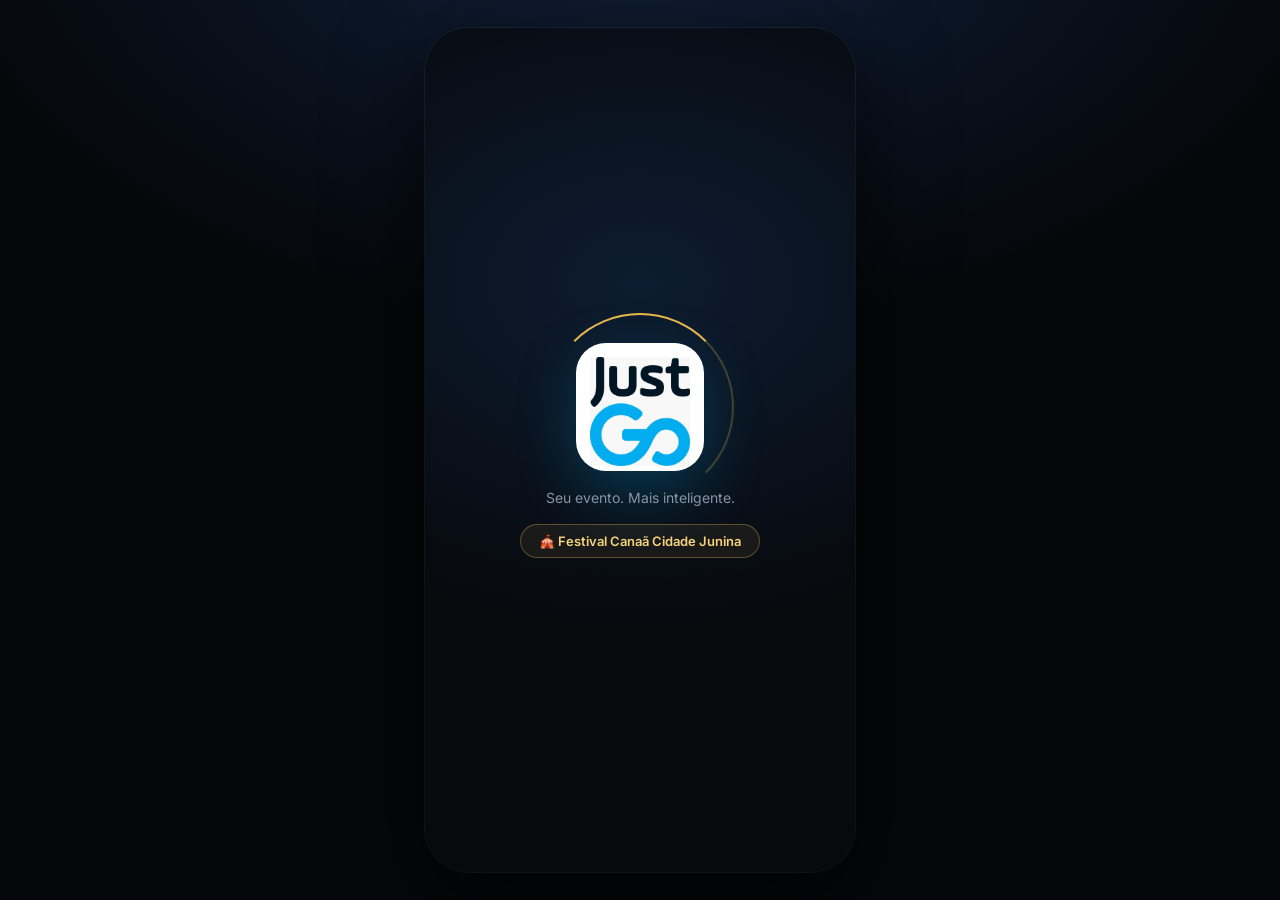
<file: app/index.html>
<!DOCTYPE html>
<html lang="pt-BR">
<head>
  <meta charset="UTF-8" />
  <meta name="viewport" content="width=device-width, initial-scale=1.0, viewport-fit=cover" />
  <title>Just Go · App do Visitante — Festival Canaã Cidade Junina</title>
  <meta name="description" content="App oficial do visitante · Festival Canaã Cidade Junina, powered by Just Go." />
  <meta name="theme-color" content="#07090d" />
  <link rel="icon" href="../assets/logo-justgo.avif" type="image/avif" />
  <link rel="preconnect" href="https://fonts.googleapis.com" />
  <link rel="preconnect" href="https://fonts.gstatic.com" crossorigin />
  <link href="https://fonts.googleapis.com/css2?family=Inter:wght@400;500;600;700;800&family=Baloo+2:wght@600;700;800&display=swap" rel="stylesheet" />
  <link rel="stylesheet" href="app.css?v=3" />
</head>
<body>

<div class="app" id="app">

  <!-- ══════════ SPLASH ══════════ -->
  <div class="splash" id="splash">
    <div class="splash-logo">
      <div class="splash-tile">
        <img src="../assets/logo-justgo.jpg" alt="Just Go" width="96" height="105" />
      </div>
      <div class="splash-ring"></div>
    </div>
    <p class="splash-tag">Seu evento. Mais inteligente.</p>
    <div class="splash-event">🎪 Festival Canaã Cidade Junina</div>
  </div>

  <!-- ══════════ STATUS BAR + HEADER ══════════ -->
  <div class="statusbar"><span id="clock">21:34</span><span class="sb-icons">📶 🔋</span></div>

  <header class="app-header">
    <span class="header-brand">
      <img src="../assets/logo-justgo.jpg" alt="Just Go" width="26" height="28" />
    </span>
    <div class="header-right">
      <button class="icon-btn" id="btnSearch" aria-label="Buscar">🔍</button>
      <button class="icon-btn has-dot" id="btnBell" aria-label="Notificações">🔔</button>
    </div>
  </header>

  <!-- ══════════ TELAS ══════════ -->
  <main class="screens" id="screens"><!-- renderizado via JS --></main>

  <!-- ══════════ BOTTOM NAV ══════════ -->
  <nav class="bottomnav" id="bottomnav">
    <button data-go="home" class="active"><i>🏠</i><span>Início</span></button>
    <button data-go="agenda"><i>📅</i><span>Agenda</span></button>
    <button data-go="ia" class="nav-ai" aria-label="Go AI"><b>AI</b></button>
    <button data-go="mapa"><i>🗺️</i><span>Mapa</span></button>
    <button data-go="perfil"><i>👤</i><span>Perfil</span></button>
  </nav>

  <!-- ══════════ MODAL EMERGÊNCIA ══════════ -->
  <div class="modal" id="modalSos" hidden>
    <div class="modal-card">
      <div class="sos-pulse">🚑</div>
      <h3>Emergência</h3>
      <p>Sua localização será enviada à equipe médica mais próxima do seu setor.</p>
      <button class="btn-gold btn-block" id="sosConfirm">Chamar equipe agora</button>
      <button class="btn-outline btn-block" data-close>Cancelar</button>
    </div>
  </div>

  <!-- ══════════ TOAST ══════════ -->
  <div class="toast" id="toast" hidden></div>
</div>

<script src="app.js?v=3"></script>
</body>
</html>
</file>
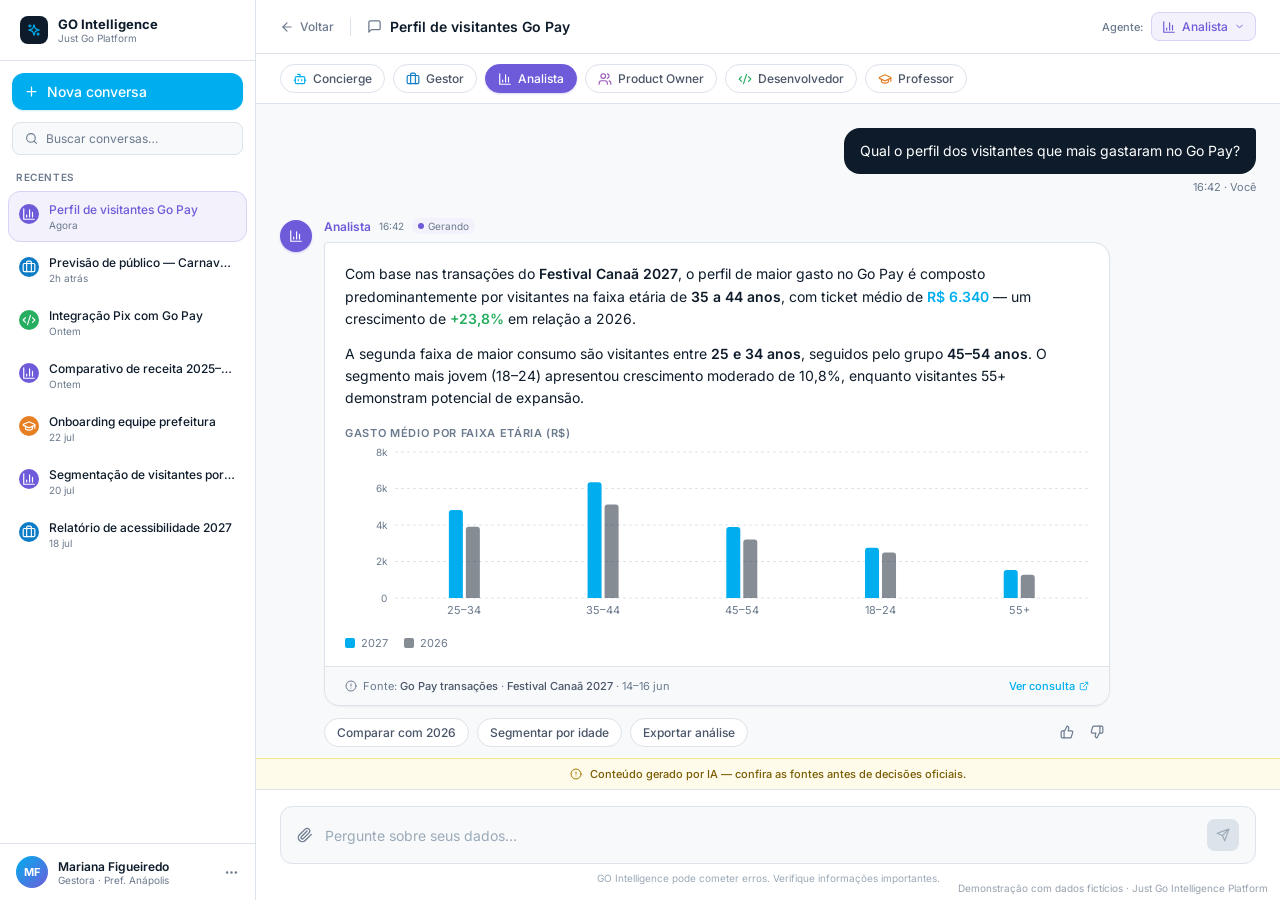
<file: chat/index.html>
﻿<!DOCTYPE html>
<html lang="pt-BR">
<head>
  <meta charset="UTF-8" />
  <meta name="viewport" content="width=device-width, initial-scale=1.0" />
  <title>Just Go · GO Intelligence Chat — Assistente Conversacional da Plataforma</title>
  <meta name="description" content="GO Intelligence Chat: assistente conversacional com agentes especializados, respostas fundamentadas em dados de eventos, gráficos e citação de fontes." />
  <meta name="theme-color" content="#0D1B2A" />
  <link rel="icon" href="../assets/logo-justgo.avif" type="image/avif" />
  <link rel="preconnect" href="https://fonts.googleapis.com" />
  <link rel="preconnect" href="https://fonts.gstatic.com" crossorigin />
  <link href="https://fonts.googleapis.com/css2?family=Inter:wght@400;500;600;700;800&display=swap" rel="stylesheet" />
  <link rel="stylesheet" href="chat.css?v=2" />
</head>
<body>

<!-- ══════════ SPRITE DE ÍCONES ══════════ -->
<svg width="0" height="0" style="position:absolute" aria-hidden="true" focusable="false">
  <defs>
    <g id="i-message"><path d="M21 15a2 2 0 0 1-2 2H7l-4 4V5a2 2 0 0 1 2-2h14a2 2 0 0 1 2 2z"/></g>
    <g id="i-plus"><path d="M5 12h14M12 5v14"/></g>
    <g id="i-thumbs-up"><path d="M7 10v12"/><path d="M15 5.88 14 10h5.83a2 2 0 0 1 1.92 2.56l-2.33 8A2 2 0 0 1 17.5 22H4a2 2 0 0 1-2-2v-8a2 2 0 0 1 2-2h2.76a2 2 0 0 0 1.79-1.11L12 2a3.13 3.13 0 0 1 3 3.88Z"/></g>
    <g id="i-thumbs-down"><path d="M17 14V2"/><path d="M9 18.12 10 14H4.17a2 2 0 0 1-1.92-2.56l2.33-8A2 2 0 0 1 6.5 2H20a2 2 0 0 1 2 2v8a2 2 0 0 1-2 2h-2.76a2 2 0 0 0-1.79 1.11L12 22a3.13 3.13 0 0 1-3-3.88Z"/></g>
    <g id="i-send"><path d="m22 2-7 20-4-9-9-4Z"/><path d="M22 2 11 13"/></g>
    <g id="i-paperclip"><path d="m21.44 11.05-9.19 9.19a6 6 0 0 1-8.49-8.49l8.57-8.57A4 4 0 1 1 18 8.84l-8.59 8.57a2 2 0 0 1-2.83-2.83l8.49-8.48"/></g>
    <g id="i-chevron-down"><path d="m6 9 6 6 6-6"/></g>
    <g id="i-external"><path d="M15 3h6v6"/><path d="M10 14 21 3"/><path d="M18 13v6a2 2 0 0 1-2 2H5a2 2 0 0 1-2-2V8a2 2 0 0 1 2-2h6"/></g>
    <g id="i-sparkles"><path d="m12 3-1.9 5.8a2 2 0 0 1-1.3 1.3L3 12l5.8 1.9a2 2 0 0 1 1.3 1.3L12 21l1.9-5.8a2 2 0 0 1 1.3-1.3L21 12l-5.8-1.9a2 2 0 0 1-1.3-1.3z"/><path d="M5 3v4M19 17v4M3 5h4M17 19h4"/></g>
    <g id="i-users"><path d="M16 21v-2a4 4 0 0 0-4-4H6a4 4 0 0 0-4 4v2"/><circle cx="9" cy="7" r="4"/><path d="M22 21v-2a4 4 0 0 0-3-3.87"/><path d="M16 3.13a4 4 0 0 1 0 7.75"/></g>
    <g id="i-chart"><path d="M3 3v18h18"/><path d="M18 17V9M13 17V5M8 17v-3"/></g>
    <g id="i-code"><path d="m18 16 4-4-4-4"/><path d="m6 8-4 4 4 4"/><path d="m14.5 4-5 16"/></g>
    <g id="i-cap"><path d="M21.42 10.92a1 1 0 0 0-.02-1.84L12.83 5.18a2 2 0 0 0-1.66 0L2.6 9.08a1 1 0 0 0 0 1.83l8.57 3.91a2 2 0 0 0 1.66 0z"/><path d="M22 10v6"/><path d="M6 12.5V16a6 3 0 0 0 12 0v-3.5"/></g>
    <g id="i-briefcase"><path d="M16 20V4a2 2 0 0 0-2-2h-4a2 2 0 0 0-2 2v16"/><rect width="20" height="14" x="2" y="6" rx="2"/></g>
    <g id="i-alert"><circle cx="12" cy="12" r="10"/><path d="M12 8v4M12 16h.01"/></g>
    <g id="i-x"><path d="M18 6 6 18M6 6l12 12"/></g>
    <g id="i-search"><circle cx="11" cy="11" r="8"/><path d="m21 21-4.3-4.3"/></g>
    <g id="i-more"><circle cx="12" cy="12" r="1"/><circle cx="19" cy="12" r="1"/><circle cx="5" cy="12" r="1"/></g>
    <g id="i-bot"><path d="M12 8V4H8"/><rect width="16" height="12" x="4" y="8" rx="2"/><path d="M2 14h2M20 14h2M15 13v2M9 13v2"/></g>
    <g id="i-menu"><path d="M4 6h16M4 12h16M4 18h16"/></g>
    <g id="i-back"><path d="M19 12H5"/><path d="m12 19-7-7 7-7"/></g>
  </defs>
</svg>

<div class="shell">

  <!-- ══════════════════════════════════════════════════
       BARRA LATERAL — conversas
       ══════════════════════════════════════════════════ -->
  <div class="scrim" id="scrim" hidden></div>

  <aside class="side" id="side">

    <!-- Logo -->
    <div class="side-brand">
      <span class="brand-mark"><svg viewBox="0 0 24 24" class="ic ic-14"><use href="#i-sparkles"/></svg></span>
      <div class="brand-txt">
        <p class="brand-t">GO Intelligence</p>
        <p class="brand-s">Just Go Platform</p>
      </div>
      <button type="button" class="side-close" id="btnSideClose" aria-label="Fechar lista de conversas">
        <svg viewBox="0 0 24 24" class="ic ic-16"><use href="#i-x"/></svg>
      </button>
    </div>

    <!-- Nova conversa -->
    <div class="side-new">
      <button type="button" class="btn-new" id="btnNew">
        <svg viewBox="0 0 24 24" class="ic ic-15"><use href="#i-plus"/></svg>Nova conversa
      </button>
    </div>

    <!-- Busca -->
    <div class="side-search">
      <div class="search">
        <svg viewBox="0 0 24 24" class="ic ic-13"><use href="#i-search"/></svg>
        <input type="text" id="convSearch" placeholder="Buscar conversas…" aria-label="Buscar conversas" autocomplete="off" />
      </div>
    </div>

    <!-- Lista de conversas -->
    <div class="convs scrollbar-thin">
      <p class="convs-kicker">Recentes</p>
      <div id="convList">
        <button type="button" class="conv is-active" data-conv="1" data-title="Perfil de visitantes Go Pay">
          <span class="conv-ico" style="background:#6E5BD9"><svg viewBox="0 0 24 24" class="ic ic-14"><use href="#i-chart"/></svg></span>
          <span class="conv-txt"><span class="conv-t">Perfil de visitantes Go Pay</span><span class="conv-s">Agora</span></span>
        </button>
        <button type="button" class="conv" data-conv="2" data-title="Previsão de público — Carnaval 2028">
          <span class="conv-ico" style="background:#0D7CC7"><svg viewBox="0 0 24 24" class="ic ic-14"><use href="#i-briefcase"/></svg></span>
          <span class="conv-txt"><span class="conv-t">Previsão de público — Carnaval 2028</span><span class="conv-s">2h atrás</span></span>
        </button>
        <button type="button" class="conv" data-conv="3" data-title="Integração Pix com Go Pay">
          <span class="conv-ico" style="background:#27AE60"><svg viewBox="0 0 24 24" class="ic ic-14"><use href="#i-code"/></svg></span>
          <span class="conv-txt"><span class="conv-t">Integração Pix com Go Pay</span><span class="conv-s">Ontem</span></span>
        </button>
        <button type="button" class="conv" data-conv="4" data-title="Comparativo de receita 2025–2027">
          <span class="conv-ico" style="background:#6E5BD9"><svg viewBox="0 0 24 24" class="ic ic-14"><use href="#i-chart"/></svg></span>
          <span class="conv-txt"><span class="conv-t">Comparativo de receita 2025–2027</span><span class="conv-s">Ontem</span></span>
        </button>
        <button type="button" class="conv" data-conv="5" data-title="Onboarding equipe prefeitura">
          <span class="conv-ico" style="background:#E67E22"><svg viewBox="0 0 24 24" class="ic ic-14"><use href="#i-cap"/></svg></span>
          <span class="conv-txt"><span class="conv-t">Onboarding equipe prefeitura</span><span class="conv-s">22 jul</span></span>
        </button>
        <button type="button" class="conv" data-conv="6" data-title="Segmentação de visitantes por bairro">
          <span class="conv-ico" style="background:#6E5BD9"><svg viewBox="0 0 24 24" class="ic ic-14"><use href="#i-chart"/></svg></span>
          <span class="conv-txt"><span class="conv-t">Segmentação de visitantes por bairro</span><span class="conv-s">20 jul</span></span>
        </button>
        <button type="button" class="conv" data-conv="7" data-title="Relatório de acessibilidade 2027">
          <span class="conv-ico" style="background:#0D7CC7"><svg viewBox="0 0 24 24" class="ic ic-14"><use href="#i-briefcase"/></svg></span>
          <span class="conv-txt"><span class="conv-t">Relatório de acessibilidade 2027</span><span class="conv-s">18 jul</span></span>
        </button>
      </div>
      <p class="convs-none" id="convsNone" hidden>Nenhuma conversa encontrada.</p>
    </div>

    <!-- Usuária -->
    <div class="side-user">
      <span class="user-ava">MF</span>
      <div class="user-txt">
        <p class="user-n">Mariana Figueiredo</p>
        <p class="user-r">Gestora · Pref. Anápolis</p>
      </div>
      <button type="button" class="user-more" aria-label="Opções da conta">
        <svg viewBox="0 0 24 24" class="ic ic-15"><use href="#i-more"/></svg>
      </button>
    </div>
  </aside>

  <!-- ══════════════════════════════════════════════════
       ÁREA PRINCIPAL — conversa
       ══════════════════════════════════════════════════ -->
  <main class="main">

    <!-- ── Cabeçalho ── -->
    <header class="head">
      <button type="button" class="head-burger" id="btnSideOpen" aria-label="Abrir lista de conversas" aria-expanded="false" aria-controls="side">
        <svg viewBox="0 0 24 24" class="ic ic-16"><use href="#i-menu"/></svg>
      </button>

      <a class="back-link" href="../" title="Voltar ao site">
        <svg viewBox="0 0 24 24" class="ic ic-14"><use href="#i-back"/></svg><span>Voltar</span>
      </a>
      <span class="head-div"></span>

      <div class="head-title">
        <svg viewBox="0 0 24 24" class="ic ic-15 dim"><use href="#i-message"/></svg>
        <span id="headTitle">Perfil de visitantes Go Pay</span>
      </div>

      <!-- Seletor de agente -->
      <div class="head-agent">
        <span class="head-agent-l">Agente:</span>
        <div class="dd-wrap">
          <button type="button" class="dd-btn" id="ddBtn" aria-expanded="false" aria-haspopup="menu" aria-controls="ddMenu">
            <span class="dd-ico" id="ddIco" style="color:#6E5BD9"><svg viewBox="0 0 24 24" class="ic ic-14"><use href="#i-chart"/></svg></span>
            <span id="ddLabel">Analista</span>
            <svg viewBox="0 0 24 24" class="ic ic-11 dd-chev"><use href="#i-chevron-down"/></svg>
          </button>

          <div class="dd" id="ddMenu" role="menu" aria-label="Selecionar agente" hidden>
            <div class="dd-head"><p>Selecionar agente</p></div>
            <button type="button" class="dd-item" role="menuitemradio" aria-checked="false" data-agent="concierge" data-label="Concierge" data-icon="i-bot" data-color="#00AEEF">
              <span class="dd-item-ico" style="background:rgba(0,174,239,.094);color:#00AEEF"><svg viewBox="0 0 24 24" class="ic ic-14"><use href="#i-bot"/></svg></span>
              <span class="dd-item-txt">
                <span class="dd-item-l">Concierge<span class="dd-tag">Ativo</span></span>
                <span class="dd-item-d">Responde dúvidas gerais e orienta sobre a plataforma</span>
              </span>
            </button>
            <button type="button" class="dd-item" role="menuitemradio" aria-checked="false" data-agent="gestor" data-label="Gestor" data-icon="i-briefcase" data-color="#0D7CC7">
              <span class="dd-item-ico" style="background:rgba(13,124,199,.094);color:#0D7CC7"><svg viewBox="0 0 24 24" class="ic ic-14"><use href="#i-briefcase"/></svg></span>
              <span class="dd-item-txt">
                <span class="dd-item-l">Gestor<span class="dd-tag">Ativo</span></span>
                <span class="dd-item-d">Apoia decisões estratégicas e gestão de eventos</span>
              </span>
            </button>
            <button type="button" class="dd-item is-on" role="menuitemradio" aria-checked="true" data-agent="analista" data-label="Analista" data-icon="i-chart" data-color="#6E5BD9">
              <span class="dd-item-ico" style="background:rgba(110,91,217,.094);color:#6E5BD9"><svg viewBox="0 0 24 24" class="ic ic-14"><use href="#i-chart"/></svg></span>
              <span class="dd-item-txt">
                <span class="dd-item-l">Analista<span class="dd-tag">Ativo</span></span>
                <span class="dd-item-d">Analisa dados, KPIs e gera relatórios detalhados</span>
              </span>
            </button>
            <button type="button" class="dd-item" role="menuitemradio" aria-checked="false" data-agent="po" data-label="Product Owner" data-icon="i-users" data-color="#9B59B6">
              <span class="dd-item-ico" style="background:rgba(155,89,182,.094);color:#9B59B6"><svg viewBox="0 0 24 24" class="ic ic-14"><use href="#i-users"/></svg></span>
              <span class="dd-item-txt">
                <span class="dd-item-l">Product Owner<span class="dd-tag">Ativo</span></span>
                <span class="dd-item-d">Prioriza backlog e define requisitos de produto</span>
              </span>
            </button>
            <button type="button" class="dd-item" role="menuitemradio" aria-checked="false" data-agent="dev" data-label="Desenvolvedor" data-icon="i-code" data-color="#27AE60">
              <span class="dd-item-ico" style="background:rgba(39,174,96,.094);color:#27AE60"><svg viewBox="0 0 24 24" class="ic ic-14"><use href="#i-code"/></svg></span>
              <span class="dd-item-txt">
                <span class="dd-item-l">Desenvolvedor<span class="dd-tag">Ativo</span></span>
                <span class="dd-item-d">Suporte técnico, APIs e integrações da plataforma</span>
              </span>
            </button>
            <button type="button" class="dd-item" role="menuitemradio" aria-checked="false" data-agent="professor" data-label="Professor" data-icon="i-cap" data-color="#E67E22">
              <span class="dd-item-ico" style="background:rgba(230,126,34,.094);color:#E67E22"><svg viewBox="0 0 24 24" class="ic ic-14"><use href="#i-cap"/></svg></span>
              <span class="dd-item-txt">
                <span class="dd-item-l">Professor<span class="dd-tag">Ativo</span></span>
                <span class="dd-item-d">Explica conceitos e capacita equipes na plataforma</span>
              </span>
            </button>
          </div>
        </div>
      </div>
    </header>

    <!-- ── Faixa de chips de agentes ── -->
    <div class="chips scrollbar-none" id="chips">
      <button type="button" class="chip" data-agent="concierge"><span class="chip-ico" style="color:#00AEEF"><svg viewBox="0 0 24 24" class="ic ic-14"><use href="#i-bot"/></svg></span>Concierge</button>
      <button type="button" class="chip" data-agent="gestor"><span class="chip-ico" style="color:#0D7CC7"><svg viewBox="0 0 24 24" class="ic ic-14"><use href="#i-briefcase"/></svg></span>Gestor</button>
      <button type="button" class="chip is-on" data-agent="analista"><span class="chip-ico" style="color:#6E5BD9"><svg viewBox="0 0 24 24" class="ic ic-14"><use href="#i-chart"/></svg></span>Analista</button>
      <button type="button" class="chip" data-agent="po"><span class="chip-ico" style="color:#9B59B6"><svg viewBox="0 0 24 24" class="ic ic-14"><use href="#i-users"/></svg></span>Product Owner</button>
      <button type="button" class="chip" data-agent="dev"><span class="chip-ico" style="color:#27AE60"><svg viewBox="0 0 24 24" class="ic ic-14"><use href="#i-code"/></svg></span>Desenvolvedor</button>
      <button type="button" class="chip" data-agent="professor"><span class="chip-ico" style="color:#E67E22"><svg viewBox="0 0 24 24" class="ic ic-14"><use href="#i-cap"/></svg></span>Professor</button>
    </div>

    <!-- ══════════ ESTADO VAZIO ══════════ -->
    <div class="empty" id="viewEmpty" hidden>
      <span class="empty-mark"><svg viewBox="0 0 24 24" class="ic ic-22"><use href="#i-sparkles"/></svg></span>
      <h2 id="emptyTitle">Nova conversa com Analista</h2>
      <p class="empty-sub">Faça perguntas sobre dados de eventos, público e receita da plataforma GO Intelligence.</p>

      <div class="examples">
        <button type="button" class="ex" data-prompt="Qual foi a receita total do Festival Canaã 2027 por categoria de ingresso?">
          <span class="ex-ico" style="background:rgba(110,91,217,.082);color:#6E5BD9"><svg viewBox="0 0 24 24" class="ic ic-20"><use href="#i-chart"/></svg></span>
          <p class="ex-t">Análise de receita</p>
          <p class="ex-d">Qual foi a receita total do Festival Canaã 2027 por categoria de ingresso?</p>
        </button>
        <button type="button" class="ex" data-prompt="Qual o perfil demográfico dos visitantes que mais utilizaram o Go Pay?">
          <span class="ex-ico" style="background:rgba(0,174,239,.082);color:#00AEEF"><svg viewBox="0 0 24 24" class="ic ic-20"><use href="#i-users"/></svg></span>
          <p class="ex-t">Perfil de público</p>
          <p class="ex-d">Qual o perfil demográfico dos visitantes que mais utilizaram o Go Pay?</p>
        </button>
        <button type="button" class="ex" data-prompt="Compare o desempenho de vendas do 1º semestre de 2027 com 2026.">
          <span class="ex-ico" style="background:rgba(13,27,42,.082);color:#0D1B2A"><svg viewBox="0 0 24 24" class="ic ic-20"><use href="#i-briefcase"/></svg></span>
          <p class="ex-t">Comparativo histórico</p>
          <p class="ex-d">Compare o desempenho de vendas do 1º semestre de 2027 com 2026.</p>
        </button>
        <button type="button" class="ex" data-prompt="Quais segmentos de visitantes têm maior potencial de conversão em 2028?">
          <span class="ex-ico" style="background:rgba(230,126,34,.082);color:#E67E22"><svg viewBox="0 0 24 24" class="ic ic-20"><use href="#i-sparkles"/></svg></span>
          <p class="ex-t">Oportunidades</p>
          <p class="ex-d">Quais segmentos de visitantes têm maior potencial de conversão em 2028?</p>
        </button>
      </div>
    </div>

    <!-- ══════════ CONVERSA ══════════ -->
    <div class="thread scrollbar-thin" id="viewChat">

      <!-- Mensagem da usuária -->
      <div class="row-user">
        <div class="msg-user">
          <div class="bubble-user">Qual o perfil dos visitantes que mais gastaram no Go Pay?</div>
          <p class="msg-meta">16:42 · Você</p>
        </div>
      </div>

      <!-- Resposta do agente -->
      <div class="row-ai">
        <span class="ai-ava"><svg viewBox="0 0 24 24" class="ic ic-14"><use href="#i-chart"/></svg></span>

        <div class="ai-body">
          <div class="ai-head">
            <span class="ai-name">Analista</span>
            <span class="ai-time">16:42</span>
            <span class="ai-state"><i></i>Gerando</span>
          </div>

          <div class="ai-card">

            <!-- Texto -->
            <div class="ai-text">
              <p>Com base nas transações do <strong>Festival Canaã 2027</strong>, o perfil de maior gasto no Go Pay é composto predominantemente por visitantes na faixa etária de <strong>35 a 44 anos</strong>, com ticket médio de <span class="hl-blue">R$ 6.340</span> — um crescimento de <span class="hl-green">+23,8%</span> em relação a 2026.</p>
              <p>A segunda faixa de maior consumo são visitantes entre <strong>25 e 34 anos</strong>, seguidos pelo grupo <strong>45–54 anos</strong>. O segmento mais jovem (18–24) apresentou crescimento moderado de 10,8%, enquanto visitantes 55+ demonstram potencial de expansão.</p>
            </div>

            <!-- Gráfico -->
            <div class="ai-chart">
              <p class="chart-kicker">Gasto médio por faixa etária (R$)</p>
              <div class="chart-box">
                <svg id="ageChart" role="img" aria-label="Gráfico de barras do gasto médio por faixa etária, comparando 2027 e 2026"></svg>
                <div class="chart-tip" id="chartTip" hidden></div>
              </div>
              <div class="legend">
                <span><i style="background:#00AEEF"></i>2027</span>
                <span><i class="half" style="background:#0D1B2A"></i>2026</span>
              </div>
            </div>

            <!-- Rodapé de fonte -->
            <div class="ai-source">
              <div class="src-txt">
                <svg viewBox="0 0 24 24" class="ic ic-12"><use href="#i-alert"/></svg>
                <p>Fonte: <span>Go Pay transações</span> · <span>Festival Canaã 2027</span> · 14–16 jun</p>
              </div>
              <button type="button" class="src-link">Ver consulta<svg viewBox="0 0 24 24" class="ic ic-10"><use href="#i-external"/></svg></button>
            </div>
          </div>

          <!-- Sugestões de continuidade + avaliação -->
          <div class="ai-foot">
            <button type="button" class="follow" data-prompt="Comparar com 2026">Comparar com 2026</button>
            <button type="button" class="follow" data-prompt="Segmentar por idade">Segmentar por idade</button>
            <button type="button" class="follow" data-prompt="Exportar análise">Exportar análise</button>
            <div class="fb-group">
              <button type="button" class="fb fb-up" id="fbUp" aria-label="Resposta útil" aria-pressed="false"><svg viewBox="0 0 24 24" class="ic ic-14"><use href="#i-thumbs-up"/></svg></button>
              <button type="button" class="fb fb-down" id="fbDown" aria-label="Resposta não útil" aria-pressed="false"><svg viewBox="0 0 24 24" class="ic ic-14"><use href="#i-thumbs-down"/></svg></button>
            </div>
          </div>
        </div>
      </div>
    </div>

    <!-- ── Aviso de conteúdo gerado por IA ── -->
    <div class="disclaimer">
      <svg viewBox="0 0 24 24" class="ic ic-12"><use href="#i-alert"/></svg>
      <p>Conteúdo gerado por IA — confira as fontes antes de decisões oficiais.</p>
    </div>

    <!-- ── Campo de composição ── -->
    <div class="composer">
      <div class="comp-box" id="compBox">
        <button type="button" class="comp-clip" aria-label="Anexar arquivo"><svg viewBox="0 0 24 24" class="ic ic-16"><use href="#i-paperclip"/></svg></button>
        <input type="text" id="compInput" placeholder="Pergunte sobre seus dados…" aria-label="Pergunte sobre seus dados" autocomplete="off" />
        <button type="button" class="comp-send" id="btnSend" aria-label="Enviar mensagem" disabled><svg viewBox="0 0 24 24" class="ic ic-14"><use href="#i-send"/></svg></button>
      </div>
      <p class="comp-note">GO Intelligence pode cometer erros. Verifique informações importantes.</p>
    </div>
  </main>
</div>

<p class="demo-note">Demonstração com dados fictícios · Just Go Intelligence Platform</p>

<script src="chat.js?v=2"></script>
</body>
</html>
</file>
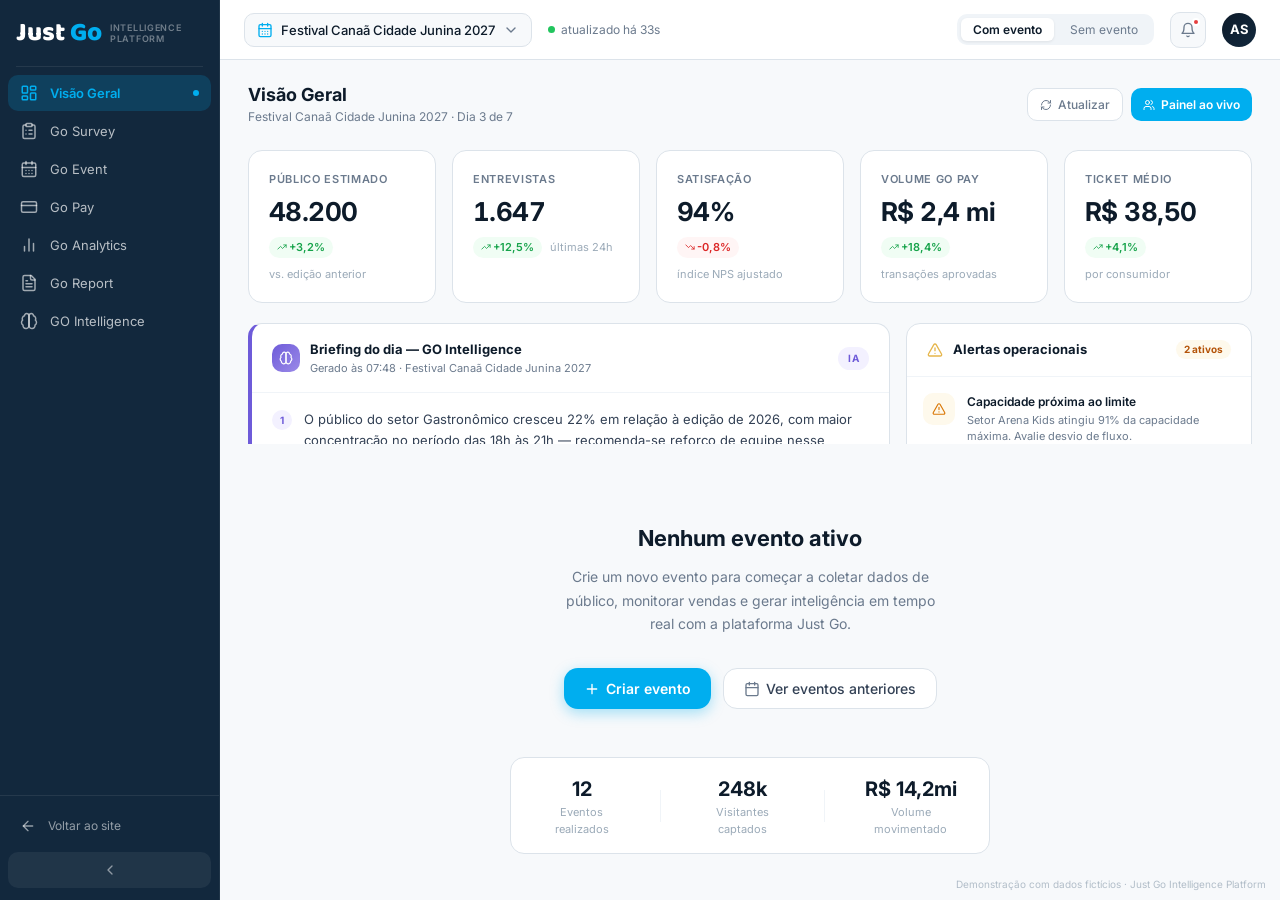
<file: dashboard/index.html>
<!DOCTYPE html>
<html lang="pt-BR">
<head>
  <meta charset="UTF-8" />
  <meta name="viewport" content="width=device-width, initial-scale=1.0" />
  <title>Just Go · Dashboard do Gestor Municipal — Festival Canaã Cidade Junina</title>
  <meta name="description" content="Centro de comando da Just Go Intelligence Platform: público, satisfação, Go Pay e briefing de IA em tempo real." />
  <meta name="theme-color" content="#12283D" />
  <link rel="icon" href="../assets/logo-justgo.avif" type="image/avif" />
  <link rel="preconnect" href="https://fonts.googleapis.com" />
  <link rel="preconnect" href="https://fonts.gstatic.com" crossorigin />
  <link href="https://fonts.googleapis.com/css2?family=Inter:wght@400;500;600;700;800&family=Baloo+2:wght@600;700;800&display=swap" rel="stylesheet" />
  <link rel="stylesheet" href="dashboard.css?v=1" />
</head>
<body>

<!-- ══════════ SPRITE DE ÍCONES (traçado estilo Lucide) ══════════ -->
<svg width="0" height="0" style="position:absolute" aria-hidden="true" focusable="false">
  <defs>
    <symbol id="i-overview" viewBox="0 0 24 24"><rect x="3" y="3" width="7" height="9" rx="1"/><rect x="14" y="3" width="7" height="5" rx="1"/><rect x="14" y="12" width="7" height="9" rx="1"/><rect x="3" y="16" width="7" height="5" rx="1"/></symbol>
    <symbol id="i-survey" viewBox="0 0 24 24"><rect x="8" y="2" width="8" height="4" rx="1"/><path d="M16 4h2a2 2 0 0 1 2 2v14a2 2 0 0 1-2 2H6a2 2 0 0 1-2-2V6a2 2 0 0 1 2-2h2"/><path d="M12 11h4M12 16h4M8 11h.01M8 16h.01"/></symbol>
    <symbol id="i-event" viewBox="0 0 24 24"><path d="M8 2v4M16 2v4"/><rect x="3" y="4" width="18" height="18" rx="2"/><path d="M3 10h18M8 14h.01M12 14h.01M16 14h.01M8 18h.01M12 18h.01M16 18h.01"/></symbol>
    <symbol id="i-pay" viewBox="0 0 24 24"><rect x="2" y="5" width="20" height="14" rx="2"/><path d="M2 10h20"/></symbol>
    <symbol id="i-analytics" viewBox="0 0 24 24"><path d="M18 20V10M12 20V4M6 20v-6"/></symbol>
    <symbol id="i-report" viewBox="0 0 24 24"><path d="M15 2H6a2 2 0 0 0-2 2v16a2 2 0 0 0 2 2h12a2 2 0 0 0 2-2V7Z"/><path d="M14 2v4a2 2 0 0 0 2 2h4"/><path d="M10 9H8M16 13H8M16 17H8"/></symbol>
    <symbol id="i-brain" viewBox="0 0 24 24"><path d="M12 5a3 3 0 1 0-5.997.125 4 4 0 0 0-2.526 5.77 4 4 0 0 0 .556 6.588A4 4 0 1 0 12 18Z"/><path d="M12 5a3 3 0 1 1 5.997.125 4 4 0 0 1 2.526 5.77 4 4 0 0 1-.556 6.588A4 4 0 1 1 12 18Z"/></symbol>
    <symbol id="i-chevron-left" viewBox="0 0 24 24"><path d="m15 18-6-6 6-6"/></symbol>
    <symbol id="i-chevron-right" viewBox="0 0 24 24"><path d="m9 18 6-6-6-6"/></symbol>
    <symbol id="i-chevron-down" viewBox="0 0 24 24"><path d="m6 9 6 6 6-6"/></symbol>
    <symbol id="i-bell" viewBox="0 0 24 24"><path d="M6 8a6 6 0 0 1 12 0c0 7 3 9 3 9H3s3-2 3-9"/><path d="M10.3 21a1.94 1.94 0 0 0 3.4 0"/></symbol>
    <symbol id="i-refresh" viewBox="0 0 24 24"><path d="M3 12a9 9 0 0 1 9-9 9.75 9.75 0 0 1 6.74 2.74L21 8"/><path d="M21 3v5h-5"/><path d="M21 12a9 9 0 0 1-9 9 9.75 9.75 0 0 1-6.74-2.74L3 16"/><path d="M8 16H3v5"/></symbol>
    <symbol id="i-thumb-up" viewBox="0 0 24 24"><path d="M7 10v12"/><path d="M15 5.88 14 10h5.83a2 2 0 0 1 1.92 2.56l-2.33 8A2 2 0 0 1 17.5 22H4a2 2 0 0 1-2-2v-8a2 2 0 0 1 2-2h2.76a2 2 0 0 0 1.79-1.11L12 2a3.13 3.13 0 0 1 3 3.88Z"/></symbol>
    <symbol id="i-thumb-down" viewBox="0 0 24 24"><path d="M17 14V2"/><path d="M9 18.12 10 14H4.17a2 2 0 0 1-1.92-2.56l2.33-8A2 2 0 0 1 6.5 2H20a2 2 0 0 1 2 2v8a2 2 0 0 1-2 2h-2.76a2 2 0 0 0-1.79 1.11L12 22a3.13 3.13 0 0 1-3-3.88Z"/></symbol>
    <symbol id="i-external" viewBox="0 0 24 24"><path d="M15 3h6v6"/><path d="M10 14 21 3"/><path d="M18 13v6a2 2 0 0 1-2 2H5a2 2 0 0 1-2-2V8a2 2 0 0 1 2-2h6"/></symbol>
    <symbol id="i-trend-up" viewBox="0 0 24 24"><path d="M16 7h6v6"/><path d="m22 7-8.5 8.5-5-5L2 17"/></symbol>
    <symbol id="i-trend-down" viewBox="0 0 24 24"><path d="M16 17h6v-6"/><path d="m22 17-8.5-8.5-5 5L2 7"/></symbol>
    <symbol id="i-warning" viewBox="0 0 24 24"><path d="m21.73 18-8-14a2 2 0 0 0-3.48 0l-8 14A2 2 0 0 0 4 21h16a2 2 0 0 0 1.73-3Z"/><path d="M12 9v4M12 17h.01"/></symbol>
    <symbol id="i-info" viewBox="0 0 24 24"><circle cx="12" cy="12" r="10"/><path d="M12 16v-4M12 8h.01"/></symbol>
    <symbol id="i-plus" viewBox="0 0 24 24"><path d="M5 12h14M12 5v14"/></symbol>
    <symbol id="i-calendar" viewBox="0 0 24 24"><path d="M8 2v4M16 2v4"/><rect x="3" y="4" width="18" height="18" rx="2"/><path d="M3 10h18"/></symbol>
    <symbol id="i-users" viewBox="0 0 24 24"><path d="M16 21v-2a4 4 0 0 0-4-4H6a4 4 0 0 0-4 4v2"/><circle cx="9" cy="7" r="4"/><path d="M22 21v-2a4 4 0 0 0-3-3.87"/><path d="M16 3.13a4 4 0 0 1 0 7.75"/></symbol>
    <symbol id="i-back" viewBox="0 0 24 24"><path d="M19 12H5"/><path d="m12 19-7-7 7-7"/></symbol>
  </defs>
</svg>

<div class="shell">

  <!-- ══════════ SIDEBAR ══════════ -->
  <aside class="sidebar" id="sidebar">
    <div class="side-logo">
      <span class="wordmark"><span class="wm-just">Just</span><span class="wm-go">&nbsp;Go</span></span>
      <span class="wordmark-sub">Intelligence<br/>Platform</span>
    </div>

    <div class="side-divider"></div>

    <nav class="side-nav" id="sideNav" aria-label="Módulos da plataforma">
      <button type="button" data-nav="overview" class="active"><svg class="ic"><use href="#i-overview"/></svg><span class="nav-label">Visão Geral</span><i class="nav-dot"></i></button>
      <button type="button" data-nav="survey"><svg class="ic"><use href="#i-survey"/></svg><span class="nav-label">Go Survey</span><i class="nav-dot"></i></button>
      <button type="button" data-nav="event"><svg class="ic"><use href="#i-event"/></svg><span class="nav-label">Go Event</span><i class="nav-dot"></i></button>
      <button type="button" data-nav="pay"><svg class="ic"><use href="#i-pay"/></svg><span class="nav-label">Go Pay</span><i class="nav-dot"></i></button>
      <button type="button" data-nav="analytics"><svg class="ic"><use href="#i-analytics"/></svg><span class="nav-label">Go Analytics</span><i class="nav-dot"></i></button>
      <button type="button" data-nav="report"><svg class="ic"><use href="#i-report"/></svg><span class="nav-label">Go Report</span><i class="nav-dot"></i></button>
      <button type="button" data-nav="intelligence"><svg class="ic"><use href="#i-brain"/></svg><span class="nav-label">GO Intelligence</span><i class="nav-dot"></i></button>
    </nav>

    <div class="side-foot">
      <a class="side-back" href="../" title="Voltar para o site"><svg class="ic"><use href="#i-back"/></svg><span class="nav-label">Voltar ao site</span></a>
      <button type="button" class="side-toggle" id="btnCollapse" aria-label="Recolher menu" aria-expanded="true">
        <svg class="ic"><use href="#i-chevron-left"/></svg>
      </button>
    </div>
  </aside>

  <!-- ══════════ COLUNA PRINCIPAL ══════════ -->
  <div class="main">

    <!-- ── Top bar ── -->
    <header class="topbar">
      <button type="button" class="event-picker">
        <svg class="ic ic-blue"><use href="#i-event"/></svg>
        <span>Festival Canaã Cidade Junina 2027</span>
        <svg class="ic ic-dim"><use href="#i-chevron-down"/></svg>
      </button>

      <div class="live"><i class="live-dot"></i><span id="liveStamp">atualizado há 32s</span></div>

      <div class="spacer"></div>

      <div class="seg" id="viewToggle" role="group" aria-label="Alternar estado da demonstração">
        <button type="button" data-view="dashboard" class="active">Com evento</button>
        <button type="button" data-view="empty">Sem evento</button>
      </div>

      <div class="bell-wrap">
        <button type="button" class="icon-btn" id="btnBell" aria-label="Notificações" aria-expanded="false">
          <svg class="ic"><use href="#i-bell"/></svg><i class="bell-dot"></i>
        </button>
        <div class="bell-pop" id="bellPop" hidden>
          <p class="pop-title">NOTIFICAÇÕES</p>
          <div class="pop-item">
            <svg class="ic ic-gold"><use href="#i-warning"/></svg>
            <div><p>Satisfação abaixo de 90% no Setor Kids</p><small>há 2min</small></div>
          </div>
          <div class="pop-item">
            <svg class="ic ic-gold"><use href="#i-warning"/></svg>
            <div><p>Pico de transações Go Pay detectado</p><small>há 8min</small></div>
          </div>
        </div>
      </div>

      <div class="avatar">AS</div>
    </header>

    <!-- ── Conteúdo: com evento ── -->
    <div class="content" id="viewDashboard">

      <div class="page-head">
        <div>
          <h1>Visão Geral</h1>
          <p>Festival Canaã Cidade Junina 2027 · Dia 3 de 7</p>
        </div>
        <div class="page-actions">
          <button type="button" class="btn btn-quiet"><svg class="ic"><use href="#i-refresh"/></svg>Atualizar</button>
          <button type="button" class="btn btn-primary"><svg class="ic"><use href="#i-users"/></svg>Painel ao vivo</button>
        </div>
      </div>

      <!-- KPIs -->
      <div class="kpi-row">
        <div class="card kpi">
          <p class="kpi-label">Público estimado</p>
          <p class="kpi-value">48.200</p>
          <div class="kpi-foot"><span class="chip up"><svg class="ic"><use href="#i-trend-up"/></svg>+3,2%</span><small>vs. edição anterior</small></div>
        </div>
        <div class="card kpi">
          <p class="kpi-label">Entrevistas</p>
          <p class="kpi-value">1.647</p>
          <div class="kpi-foot"><span class="chip up"><svg class="ic"><use href="#i-trend-up"/></svg>+12,5%</span><small>últimas 24h</small></div>
        </div>
        <div class="card kpi">
          <p class="kpi-label">Satisfação</p>
          <p class="kpi-value">94%</p>
          <div class="kpi-foot"><span class="chip down"><svg class="ic"><use href="#i-trend-down"/></svg>-0,8%</span><small>índice NPS ajustado</small></div>
        </div>
        <div class="card kpi">
          <p class="kpi-label">Volume Go Pay</p>
          <p class="kpi-value">R$ 2,4 mi</p>
          <div class="kpi-foot"><span class="chip up"><svg class="ic"><use href="#i-trend-up"/></svg>+18,4%</span><small>transações aprovadas</small></div>
        </div>
        <div class="card kpi">
          <p class="kpi-label">Ticket médio</p>
          <p class="kpi-value">R$ 38,50</p>
          <div class="kpi-foot"><span class="chip up"><svg class="ic"><use href="#i-trend-up"/></svg>+4,1%</span><small>por consumidor</small></div>
        </div>
      </div>

      <!-- Briefing de IA + Alertas -->
      <div class="row row-briefing">
        <section class="card briefing" aria-labelledby="briefTitle">
          <div class="card-head">
            <div class="brief-id">
              <span class="brief-icon"><svg class="ic"><use href="#i-brain"/></svg></span>
              <div>
                <p class="card-title" id="briefTitle">Briefing do dia — GO Intelligence</p>
                <p class="card-sub">Gerado às 07:48 · Festival Canaã Cidade Junina 2027</p>
              </div>
            </div>
            <span class="tag-ia">IA</span>
          </div>

          <ol class="insights">
            <li><span class="ins-n">1</span><p>O público do setor Gastronômico cresceu 22% em relação à edição de 2026, com maior concentração no período das 18h às 21h — recomenda-se reforço de equipe nesse intervalo.</p></li>
            <li><span class="ins-n">2</span><p>As entrevistas Go Survey indicam que 68% dos visitantes chegaram via transporte público, sinalizando oportunidade para expansão de pontos de apoio próximos às paradas de ônibus.</p></li>
            <li><span class="ins-n">3</span><p>Volume de vendas no Go Pay superou a meta diária em 34%. Ticket médio de R$ 38,50 está 8% acima da projeção, puxado pelo segmento de bebidas artesanais.</p></li>
          </ol>

          <div class="card-foot">
            <button type="button" class="btn btn-ia"><svg class="ic"><use href="#i-external"/></svg>Ver fontes</button>
            <div class="feedback">
              <span>Este briefing foi útil?</span>
              <button type="button" class="fb fb-up" data-fb="up" aria-label="Briefing útil" aria-pressed="false"><svg class="ic"><use href="#i-thumb-up"/></svg></button>
              <button type="button" class="fb fb-down" data-fb="down" aria-label="Briefing não útil" aria-pressed="false"><svg class="ic"><use href="#i-thumb-down"/></svg></button>
            </div>
          </div>
        </section>

        <section class="card alerts" aria-labelledby="alertsTitle">
          <div class="card-head">
            <div class="brief-id">
              <svg class="ic ic-gold"><use href="#i-warning"/></svg>
              <p class="card-title" id="alertsTitle">Alertas operacionais</p>
            </div>
            <span class="tag-warn">2 ativos</span>
          </div>
          <div class="alert-list">
            <div class="alert-item">
              <span class="alert-ico warn"><svg class="ic"><use href="#i-warning"/></svg></span>
              <div>
                <p class="alert-title">Capacidade próxima ao limite</p>
                <p class="alert-desc">Setor Arena Kids atingiu 91% da capacidade máxima. Avalie desvio de fluxo.</p>
                <small>há 5 min</small>
              </div>
            </div>
            <div class="alert-item">
              <span class="alert-ico info"><svg class="ic"><use href="#i-info"/></svg></span>
              <div>
                <p class="alert-title">Queda de sinal Go Survey</p>
                <p class="alert-desc">3 coletores offline no Palco Principal. Sincronização pendente de 47 entrevistas.</p>
                <small>há 18 min</small>
              </div>
            </div>
          </div>
          <div class="card-foot">
            <button type="button" class="btn btn-quiet btn-block">Ver todos os alertas</button>
          </div>
        </section>
      </div>

      <!-- Gráfico + Tabela -->
      <div class="row row-chart">
        <section class="card chart-card" aria-labelledby="chartTitle">
          <div class="card-head">
            <div>
              <p class="card-title" id="chartTitle">Vendas por área</p>
              <p class="card-sub">Itens vendidos por categoria · hoje</p>
            </div>
            <div class="legend">
              <span><i style="background:#00AEEF"></i>Alimentação</span>
              <span><i style="background:#0D1B2A"></i>Bebidas</span>
              <span><i style="background:#E6B64C"></i>Artesanato</span>
            </div>
          </div>
          <div class="chart-box">
            <svg id="salesChart" role="img" aria-label="Gráfico de barras de itens vendidos por área e categoria"></svg>
            <div class="chart-tip" id="chartTip" hidden></div>
          </div>
        </section>

        <section class="card table-card" aria-labelledby="tableTitle">
          <div class="card-head col">
            <p class="card-title" id="tableTitle">Top vendedores</p>
            <p class="card-sub">Por faturamento · acumulado</p>
          </div>
          <div class="table-wrap">
            <table>
              <thead>
                <tr><th>Vendedor</th><th>Categoria</th><th class="ta-r">Transações</th><th class="ta-r">Faturamento</th><th class="ta-r">Var.</th></tr>
              </thead>
              <tbody>
                <tr><td class="v-name">Sabores do Sertão</td><td><span class="pill food">Alimentação</span></td><td class="ta-r num">487</td><td class="ta-r num strong">R$ 23.840</td><td class="ta-r var up">+14%</td></tr>
                <tr><td class="v-name">Cerveja Artesanal Nordeste</td><td><span class="pill drink">Bebidas</span></td><td class="ta-r num">312</td><td class="ta-r num strong">R$ 18.720</td><td class="ta-r var up">+9%</td></tr>
                <tr><td class="v-name">Arte &amp; Tradição</td><td><span class="pill craft">Artesanato</span></td><td class="ta-r num">198</td><td class="ta-r num strong">R$ 11.260</td><td class="ta-r var up">+22%</td></tr>
                <tr><td class="v-name">Churrasco da Roça</td><td><span class="pill food">Alimentação</span></td><td class="ta-r num">267</td><td class="ta-r num strong">R$ 9.870</td><td class="ta-r var down">-3%</td></tr>
                <tr><td class="v-name">Limonada Baiana</td><td><span class="pill drink">Bebidas</span></td><td class="ta-r num">443</td><td class="ta-r num strong">R$ 8.420</td><td class="ta-r var up">+31%</td></tr>
              </tbody>
            </table>
          </div>
        </section>
      </div>
    </div>

    <!-- ── Conteúdo: sem evento ── -->
    <div class="content empty" id="viewEmpty" hidden>
      <svg class="empty-art" width="160" height="140" viewBox="0 0 160 140" fill="none" aria-hidden="true">
        <circle cx="80" cy="70" r="60" fill="#EDF4FB"/>
        <rect x="32" y="38" width="96" height="76" rx="10" fill="#fff" stroke="#DCE3EA" stroke-width="1.5"/>
        <path d="M32 48a10 10 0 0 1 10-10h76a10 10 0 0 1 10 10v18H32V48Z" fill="#12283D"/>
        <rect x="54" y="30" width="6" height="16" rx="3" fill="#00AEEF"/>
        <rect x="100" y="30" width="6" height="16" rx="3" fill="#00AEEF"/>
        <rect x="64" y="47" width="32" height="5" rx="2.5" fill="rgba(255,255,255,.4)"/>
        <g id="emptyDots"></g>
        <circle cx="26" cy="28" r="4" fill="#E6B64C" opacity=".7"/>
        <circle cx="138" cy="100" r="5" fill="#6E5BD9" opacity=".5"/>
        <circle cx="18" cy="90" r="3" fill="#00AEEF" opacity=".4"/>
        <circle cx="118" cy="44" r="12" fill="#00AEEF"/>
        <rect x="114" y="43" width="8" height="2" rx="1" fill="#fff"/>
        <rect x="117" y="40" width="2" height="8" rx="1" fill="#fff"/>
      </svg>

      <h2>Nenhum evento ativo</h2>
      <p class="empty-copy">Crie um novo evento para começar a coletar dados de público, monitorar vendas e gerar inteligência em tempo real com a plataforma Just Go.</p>

      <div class="empty-actions">
        <button type="button" class="btn btn-primary btn-lg" id="btnCreate"><svg class="ic"><use href="#i-plus"/></svg>Criar evento</button>
        <button type="button" class="btn btn-outline btn-lg"><svg class="ic ic-dim"><use href="#i-calendar"/></svg>Ver eventos anteriores</button>
      </div>

      <div class="card teaser">
        <div><p class="teaser-v">12</p><p class="teaser-l">Eventos realizados</p></div>
        <span class="teaser-sep"></span>
        <div><p class="teaser-v">248k</p><p class="teaser-l">Visitantes captados</p></div>
        <span class="teaser-sep"></span>
        <div><p class="teaser-v">R$ 14,2mi</p><p class="teaser-l">Volume movimentado</p></div>
      </div>
    </div>

  </div>
</div>

<p class="demo-note">Demonstração com dados fictícios · Just Go Intelligence Platform</p>

<script src="dashboard.js?v=1"></script>
</body>
</html>
</file>
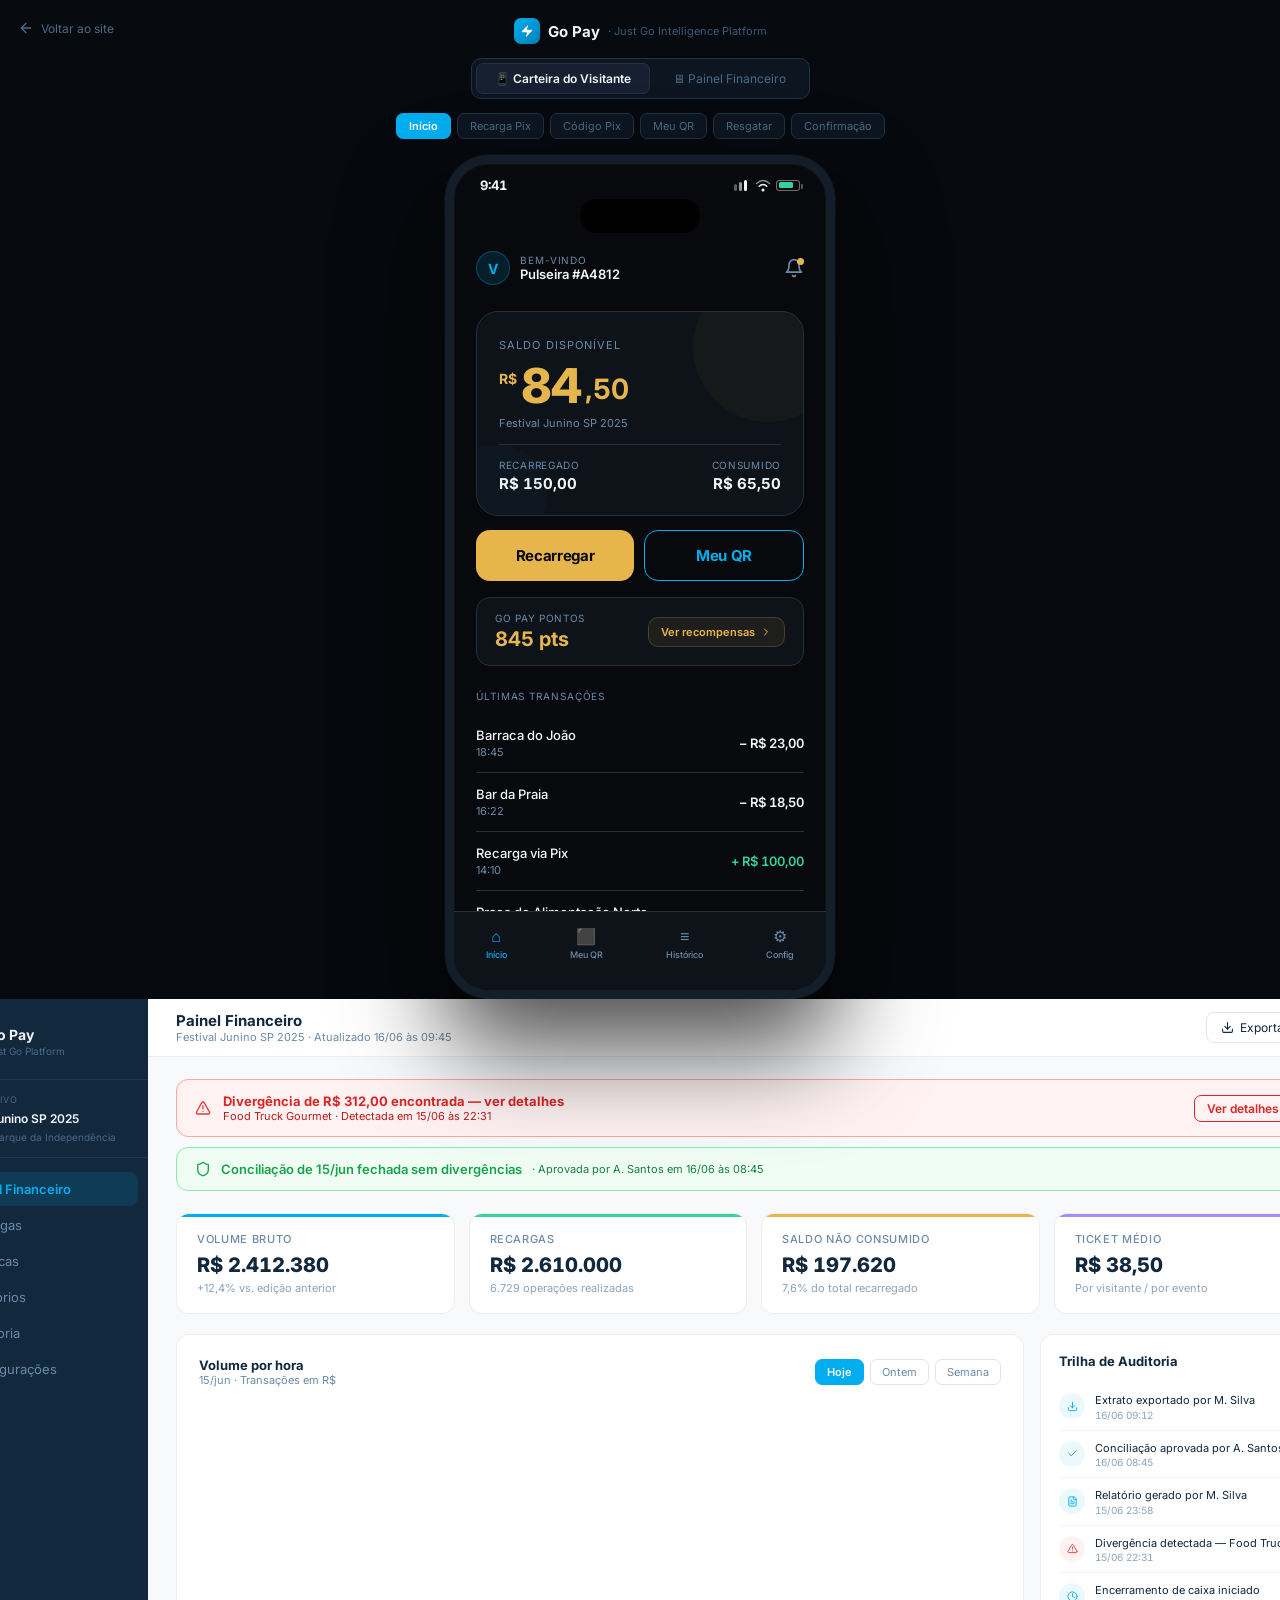
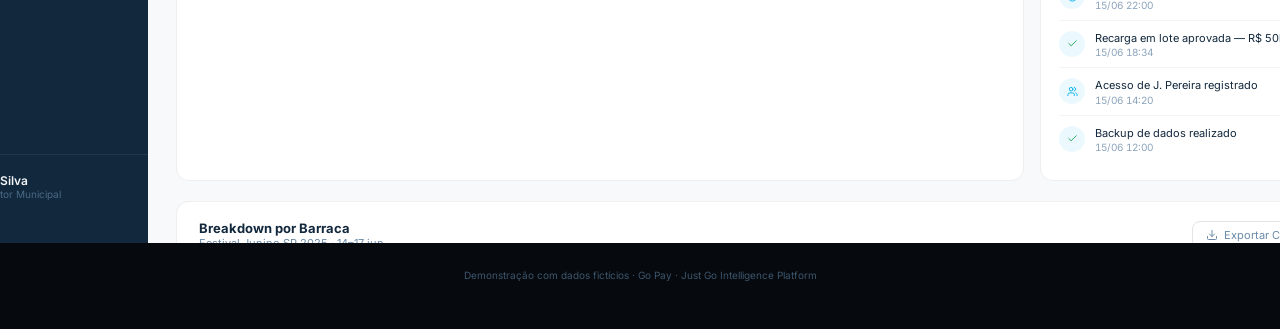
<file: gopay/index.html>
<!DOCTYPE html>
<html lang="pt-BR">
<head>
  <meta charset="UTF-8" />
  <meta name="viewport" content="width=device-width, initial-scale=1.0" />
  <title>Just Go · Go Pay — Carteira do Visitante e Painel Financeiro</title>
  <meta name="description" content="Go Pay: carteira digital do visitante e painel financeiro do evento — recarga Pix, pagamento por QR, conciliação e trilha de auditoria." />
  <meta name="theme-color" content="#06090D" />
  <link rel="icon" href="../assets/logo-justgo.avif" type="image/avif" />
  <link rel="preconnect" href="https://fonts.googleapis.com" />
  <link rel="preconnect" href="https://fonts.gstatic.com" crossorigin />
  <link href="https://fonts.googleapis.com/css2?family=Inter:wght@400;500;600;700;800&display=swap" rel="stylesheet" />
  <link rel="stylesheet" href="gopay.css?v=1" />
</head>
<body>

<!-- ══════════ SPRITE DE ÍCONES ══════════ -->
<svg width="0" height="0" style="position:absolute" aria-hidden="true" focusable="false">
  <defs>
    <symbol id="i-shield" viewBox="0 0 24 24"><path d="M20 13c0 5-3.5 7.5-7.66 8.95a1 1 0 0 1-.67-.01C7.5 20.5 4 18 4 13V6a1 1 0 0 1 1-1c2 0 4.5-1.2 6.24-2.72a1.17 1.17 0 0 1 1.52 0C14.51 3.81 17 5 19 5a1 1 0 0 1 1 1z"/></symbol>
    <symbol id="i-copy" viewBox="0 0 24 24"><rect x="9" y="9" width="13" height="13" rx="2"/><path d="M5 15H4a2 2 0 0 1-2-2V4a2 2 0 0 1 2-2h9a2 2 0 0 1 2 2v1"/></symbol>
    <symbol id="i-check" viewBox="0 0 24 24"><path d="M20 6 9 17l-5-5"/></symbol>
    <symbol id="i-arrow-left" viewBox="0 0 24 24"><path d="m12 19-7-7 7-7"/><path d="M19 12H5"/></symbol>
    <symbol id="i-bell" viewBox="0 0 24 24"><path d="M6 8a6 6 0 0 1 12 0c0 7 3 9 3 9H3s3-2 3-9"/><path d="M10.3 21a1.94 1.94 0 0 0 3.4 0"/></symbol>
    <symbol id="i-refresh" viewBox="0 0 24 24"><path d="M3 12a9 9 0 0 1 9-9 9.75 9.75 0 0 1 6.74 2.74L21 8"/><path d="M21 3v5h-5"/><path d="M21 12a9 9 0 0 1-9 9 9.75 9.75 0 0 1-6.74-2.74L3 16"/><path d="M8 16H3v5"/></symbol>
    <symbol id="i-warning" viewBox="0 0 24 24"><path d="m21.73 18-8-14a2 2 0 0 0-3.48 0l-8 14A2 2 0 0 0 4 21h16a2 2 0 0 0 1.73-3Z"/><path d="M12 9v4M12 17h.01"/></symbol>
    <symbol id="i-download" viewBox="0 0 24 24"><path d="M21 15v4a2 2 0 0 1-2 2H5a2 2 0 0 1-2-2v-4"/><path d="m7 10 5 5 5-5"/><path d="M12 15V3"/></symbol>
    <symbol id="i-logout" viewBox="0 0 24 24"><path d="M9 21H5a2 2 0 0 1-2-2V5a2 2 0 0 1 2-2h4"/><path d="m16 17 5-5-5-5"/><path d="M21 12H9"/></symbol>
    <symbol id="i-chart" viewBox="0 0 24 24"><path d="M18 20V10M12 20V4M6 20v-6"/></symbol>
    <symbol id="i-file" viewBox="0 0 24 24"><path d="M15 2H6a2 2 0 0 0-2 2v16a2 2 0 0 0 2 2h12a2 2 0 0 0 2-2V7Z"/><path d="M14 2v4a2 2 0 0 0 2 2h4"/><path d="M10 9H8M16 13H8M16 17H8"/></symbol>
    <symbol id="i-settings" viewBox="0 0 24 24"><path d="M12.22 2h-.44a2 2 0 0 0-2 2v.18a2 2 0 0 1-1 1.73l-.43.25a2 2 0 0 1-2 0l-.15-.08a2 2 0 0 0-2.73.73l-.22.38a2 2 0 0 0 .73 2.73l.15.1a2 2 0 0 1 1 1.72v.51a2 2 0 0 1-1 1.74l-.15.09a2 2 0 0 0-.73 2.73l.22.38a2 2 0 0 0 2.73.73l.15-.08a2 2 0 0 1 2 0l.43.25a2 2 0 0 1 1 1.73V20a2 2 0 0 0 2 2h.44a2 2 0 0 0 2-2v-.18a2 2 0 0 1 1-1.73l.43-.25a2 2 0 0 1 2 0l.15.08a2 2 0 0 0 2.73-.73l.22-.39a2 2 0 0 0-.73-2.73l-.15-.08a2 2 0 0 1-1-1.74v-.5a2 2 0 0 1 1-1.74l.15-.09a2 2 0 0 0 .73-2.73l-.22-.38a2 2 0 0 0-2.73-.73l-.15.08a2 2 0 0 1-2 0l-.43-.25a2 2 0 0 1-1-1.73V4a2 2 0 0 0-2-2z"/><circle cx="12" cy="12" r="3"/></symbol>
    <symbol id="i-users" viewBox="0 0 24 24"><path d="M16 21v-2a4 4 0 0 0-4-4H6a4 4 0 0 0-4 4v2"/><circle cx="9" cy="7" r="4"/><path d="M22 21v-2a4 4 0 0 0-3-3.87"/><path d="M16 3.13a4 4 0 0 1 0 7.75"/></symbol>
    <symbol id="i-x" viewBox="0 0 24 24"><path d="M18 6 6 18M6 6l12 12"/></symbol>
    <symbol id="i-clock" viewBox="0 0 24 24"><circle cx="12" cy="12" r="10"/><path d="M12 6v6l4 2"/></symbol>
    <symbol id="i-zap" viewBox="0 0 24 24"><path d="M4 14a1 1 0 0 1-.78-1.63l9.9-10.2a.5.5 0 0 1 .86.46l-1.92 6.02A1 1 0 0 0 13 10h7a1 1 0 0 1 .78 1.63l-9.9 10.2a.5.5 0 0 1-.86-.46l1.92-6.02A1 1 0 0 0 11 14z"/></symbol>
    <symbol id="i-chevron-right" viewBox="0 0 24 24"><path d="m9 18 6-6-6-6"/></symbol>
    <symbol id="i-back" viewBox="0 0 24 24"><path d="M19 12H5"/><path d="m12 19-7-7 7-7"/></symbol>
  </defs>
</svg>

<!-- ══════════ CABEÇALHO DA DEMO ══════════ -->
<header class="demo-head">
  <a class="back-link" href="../"><svg class="ic"><use href="#i-back"/></svg>Voltar ao site</a>

  <div class="brand">
    <span class="brand-mark"><svg class="ic ic-fill"><use href="#i-zap"/></svg></span>
    <span class="brand-name">Go Pay</span>
    <span class="brand-sub">· Just Go Intelligence Platform</span>
  </div>

  <div class="seg" id="viewToggle" role="group" aria-label="Alternar interface">
    <button type="button" data-view="wallet" class="active">📱 Carteira do Visitante</button>
    <button type="button" data-view="panel">🖥 Painel Financeiro</button>
  </div>

  <div class="screen-picker" id="screenPicker" role="group" aria-label="Escolher tela da carteira">
    <button type="button" data-screen="home" class="active">Início</button>
    <button type="button" data-screen="recharge">Recarga Pix</button>
    <button type="button" data-screen="pixcode">Código Pix</button>
    <button type="button" data-screen="qrpay">Meu QR</button>
    <button type="button" data-screen="refund">Resgatar</button>
    <button type="button" data-screen="refund_ok">Confirmação</button>
  </div>
</header>

<!-- ══════════════════════════════════════════════════
     CARTEIRA DO VISITANTE (mobile)
     ══════════════════════════════════════════════════ -->
<div class="stage" id="viewWallet">
  <div class="phone">
    <div class="statusbar">
      <span class="clock">9:41</span>
      <div class="sb-icons">
        <svg width="17" height="12" viewBox="0 0 17 12" aria-hidden="true">
          <rect x="1" y="5" width="3" height="7" rx="1.5" fill="#F2F5F8" fill-opacity=".35"/>
          <rect x="6" y="3" width="3" height="9" rx="1.5" fill="#F2F5F8" fill-opacity=".6"/>
          <rect x="11" y="1" width="3" height="11" rx="1.5" fill="#F2F5F8"/>
        </svg>
        <svg width="16" height="13" viewBox="0 0 16 13" fill="none" aria-hidden="true">
          <circle cx="8" cy="11" r="1.5" fill="#F2F5F8"/>
          <path d="M4.2 7.3C5.3 6.2 6.6 5.5 8 5.5s2.7.7 3.8 1.8" stroke="#F2F5F8" stroke-width="1.4" stroke-linecap="round"/>
          <path d="M1.5 4.5C3.3 2.8 5.5 1.5 8 1.5s4.7 1.3 6.5 3" stroke="#F2F5F8" stroke-width="1.4" stroke-linecap="round" stroke-opacity=".55"/>
        </svg>
        <span class="battery"><i></i></span>
      </div>
    </div>
    <div class="island-wrap"><div class="island"></div></div>

    <div class="screens" id="screens">

      <!-- ── Início ── -->
      <section class="scr scr-pad-nav" data-scr="home">
        <div class="w-head">
          <div class="w-user">
            <span class="w-ava">V</span>
            <div><p class="w-kicker">BEM-VINDO</p><p class="w-band">Pulseira #A4812</p></div>
          </div>
          <button type="button" class="w-bell" aria-label="Notificações"><svg class="ic"><use href="#i-bell"/></svg><i></i></button>
        </div>

        <div class="bal-card">
          <span class="glow glow-gold"></span><span class="glow glow-blue"></span>
          <p class="bal-label">Saldo disponível</p>
          <p class="bal-amount"><span class="cur">R$</span><span class="int">84</span><span class="dec">,50</span></p>
          <p class="bal-event">Festival Junino SP 2025</p>
          <div class="hr"></div>
          <div class="bal-split">
            <div><p class="mini-label">Recarregado</p><p class="mini-val">R$ 150,00</p></div>
            <div class="ta-r"><p class="mini-label">Consumido</p><p class="mini-val">R$ 65,50</p></div>
          </div>
        </div>

        <div class="w-actions">
          <button type="button" class="btn-gold" data-go="recharge">Recarregar</button>
          <button type="button" class="btn-blue-out" data-go="qrpay">Meu QR</button>
        </div>

        <div class="pts">
          <div><p class="mini-label">Go Pay Pontos</p><p class="pts-val">845 pts</p></div>
          <span class="pts-cta">Ver recompensas <svg class="ic ic-xs"><use href="#i-chevron-right"/></svg></span>
        </div>

        <p class="w-kicker mb12">ÚLTIMAS TRANSAÇÕES</p>
        <div class="txns">
          <div class="txn"><div><p class="txn-l">Barraca do João</p><p class="txn-t">18:45</p></div><p class="txn-v">− R$ 23,00</p></div>
          <div class="txn"><div><p class="txn-l">Bar da Praia</p><p class="txn-t">16:22</p></div><p class="txn-v">− R$ 18,50</p></div>
          <div class="txn"><div><p class="txn-l">Recarga via Pix</p><p class="txn-t">14:10</p></div><p class="txn-v credit">+ R$ 100,00</p></div>
          <div class="txn"><div><p class="txn-l">Praça de Alimentação Norte</p><p class="txn-t">12:35</p></div><p class="txn-v">− R$ 24,00</p></div>
        </div>

        <button type="button" class="btn-ghost-w" data-go="refund">Resgatar saldo restante →</button>
      </section>

      <!-- ── Recarga Pix ── -->
      <section class="scr" data-scr="recharge" hidden>
        <div class="scr-head"><button type="button" class="icon-plain" data-go="home" aria-label="Voltar"><svg class="ic ic-lg"><use href="#i-arrow-left"/></svg></button><h2>Recarregar via Pix</h2></div>
        <p class="scr-lead">Escolha um valor para recarregar</p>

        <div class="presets" id="presets">
          <button type="button" data-amt="20">R$ 20,00</button>
          <button type="button" data-amt="50" class="on">R$ 50,00</button>
          <button type="button" data-amt="100">R$ 100,00</button>
          <button type="button" data-amt="150">R$ 150,00</button>
          <button type="button" data-amt="200">R$ 200,00</button>
          <button type="button" data-amt="-1" class="other">Outro valor</button>
        </div>

        <div id="customAmt" hidden><input type="text" inputmode="decimal" placeholder="R$ 0,00" class="w-input" aria-label="Outro valor" /></div>

        <div class="note note-blue">O código Pix será gerado automaticamente. Válido por 10 minutos após a geração.</div>

        <button type="button" class="btn-gold btn-w-block" id="btnGenPix" data-go="pixcode">Gerar código Pix</button>
      </section>

      <!-- ── Código Pix ── -->
      <section class="scr" data-scr="pixcode" hidden>
        <div class="scr-head"><button type="button" class="icon-plain" data-go="recharge" aria-label="Voltar"><svg class="ic ic-lg"><use href="#i-arrow-left"/></svg></button><h2>Código Pix</h2></div>

        <div class="ta-c mb22">
          <p class="w-kicker">VALOR DA RECARGA</p>
          <p class="pix-amount">R$ <span id="pixAmt">50</span>,00</p>
        </div>

        <div class="card-w ta-c mb18">
          <div class="await"><span class="dot-green"></span>Aguardando pagamento</div>
          <p class="countdown" id="countdown">9:32</p>
          <p class="w-sub" id="countdownSub">Válido por 9:32</p>
        </div>

        <div class="card-w mb14">
          <p class="w-kicker mb10">PIX COPIA E COLA</p>
          <p class="pix-code" id="pixCode"></p>
          <button type="button" class="btn-copy" id="btnCopy"><svg class="ic ic-sm"><use href="#i-copy"/></svg><span>Copiar código</span></button>
        </div>

        <p class="w-foot">Abra o app do seu banco e use a opção Pix Copia e Cola para pagar.</p>
      </section>

      <!-- ── Meu QR ── -->
      <section class="scr scr-pad-nav" data-scr="qrpay" hidden>
        <div class="scr-head between"><h2>Meu QR Code</h2><button type="button" class="icon-plain" data-go="home" aria-label="Fechar"><svg class="ic"><use href="#i-x"/></svg></button></div>
        <p class="w-foot mb20">Apresente este código na barraca para pagar</p>

        <div class="card-w qr-card">
          <div class="ta-c mb16"><p class="w-sub">Pulseira</p><p class="qr-band">#A4812</p></div>
          <div class="qr-holder"><svg id="qrSvg" width="184" height="184" viewBox="0 0 184 184" role="img" aria-label="QR Code da pulseira A4812"></svg></div>
          <div class="hr full"></div>
          <p class="w-sub">Saldo disponível</p>
          <p class="qr-bal">R$ 84,50</p>
        </div>

        <div class="note note-blue ta-c">Aproxime da leitora ou mostre ao operador da barraca</div>
        <button type="button" class="btn-ghost-w center"><svg class="ic ic-sm"><use href="#i-refresh"/></svg>Atualizar QR Code</button>
      </section>

      <!-- ── Resgatar ── -->
      <section class="scr" data-scr="refund" hidden>
        <div class="scr-head"><button type="button" class="icon-plain" data-go="home" aria-label="Voltar"><svg class="ic ic-lg"><use href="#i-arrow-left"/></svg></button><h2>Resgatar saldo restante</h2></div>

        <div class="card-w mb22">
          <p class="w-kicker">SALDO A RESGATAR</p>
          <p class="refund-amount">R$ 84,50</p>
          <div class="hr"></div>
          <p class="w-note">O valor será transferido via Pix para a chave informada em até 3 dias úteis após o encerramento do evento.</p>
        </div>

        <p class="w-label">Tipo de chave Pix</p>
        <div class="keytypes" id="keyTypes">
          <button type="button" data-key="cpf" class="on">CPF</button>
          <button type="button" data-key="email">E-mail</button>
          <button type="button" data-key="tel">Telefone</button>
          <button type="button" data-key="random">Aleatória</button>
        </div>

        <p class="w-label" id="keyLabel">CPF</p>
        <input type="text" id="pixKey" class="w-input mb18" value="123.456.789-00" placeholder="000.000.000-00" aria-labelledby="keyLabel" />

        <div class="note note-gold">Verifique os dados antes de confirmar. O resgate não poderá ser cancelado após a solicitação.</div>

        <button type="button" class="btn-blue btn-w-block" id="btnRefund" data-go="refund_ok">Solicitar resgate</button>
      </section>

      <!-- ── Confirmação ── -->
      <section class="scr scr-ok" data-scr="refund_ok" hidden>
        <span class="ok-ring"><svg class="ic ic-xl"><use href="#i-check"/></svg></span>
        <h2>Resgate solicitado!</h2>
        <p class="ok-copy">O valor de <b>R$ 84,50</b> será transferido para sua chave Pix em até 3 dias úteis após o encerramento do evento.</p>

        <div class="card-w w-full mb22">
          <div class="kv"><p>Protocolo</p><p>#RPX-20250615-00847</p></div>
          <div class="kv"><p>Valor</p><p>R$ 84,50</p></div>
          <div class="kv"><p>Chave Pix</p><p id="okKey">123.456.789-00</p></div>
          <div class="kv"><p>Prazo</p><p>Até 3 dias úteis</p></div>
        </div>

        <button type="button" class="btn-card-w" data-go="home">Voltar ao início</button>
      </section>
    </div>

    <nav class="bottomnav" id="bottomnav">
      <button type="button" data-go="home" class="on"><span>⌂</span>Início</button>
      <button type="button" data-go="qrpay"><span>⬛</span>Meu QR</button>
      <button type="button" class="off"><span>≡</span>Histórico</button>
      <button type="button" class="off"><span>⚙</span>Config</button>
    </nav>
  </div>
</div>

<!-- ══════════════════════════════════════════════════
     PAINEL FINANCEIRO (organizador)
     ══════════════════════════════════════════════════ -->
<div class="stage panel-stage" id="viewPanel" hidden>
  <div class="panel">

    <aside class="p-side">
      <div class="p-brand">
        <span class="p-mark"><svg class="ic ic-fill"><use href="#i-zap"/></svg></span>
        <div><p class="p-brand-name">Go Pay</p><p class="p-brand-sub">Just Go Platform</p></div>
      </div>

      <div class="p-event">
        <p class="p-kicker">EVENTO ATIVO</p>
        <p class="p-event-name">Festival Junino SP 2025</p>
        <p class="p-event-meta">14–17 jun · Parque da Independência</p>
      </div>

      <nav class="p-nav" id="pNav">
        <button type="button" class="active"><svg class="ic ic-sm"><use href="#i-chart"/></svg>Painel Financeiro</button>
        <button type="button"><svg class="ic ic-sm"><use href="#i-refresh"/></svg>Recargas</button>
        <button type="button"><svg class="ic ic-sm"><use href="#i-users"/></svg>Barracas</button>
        <button type="button"><svg class="ic ic-sm"><use href="#i-file"/></svg>Relatórios</button>
        <button type="button"><svg class="ic ic-sm"><use href="#i-clock"/></svg>Auditoria</button>
        <button type="button"><svg class="ic ic-sm"><use href="#i-settings"/></svg>Configurações</button>
      </nav>

      <div class="p-user">
        <div class="p-user-row"><span class="p-ava">M</span><div><p class="p-user-name">M. Silva</p><p class="p-user-role">Gestor Municipal</p></div></div>
        <button type="button" class="p-logout"><svg class="ic ic-sm"><use href="#i-logout"/></svg>Sair</button>
      </div>
    </aside>

    <main class="p-main">
      <div class="p-top">
        <div><h1>Painel Financeiro</h1><p>Festival Junino SP 2025 · Atualizado 16/06 às 09:45</p></div>
        <div class="p-top-actions">
          <button type="button" class="p-btn"><svg class="ic ic-sm"><use href="#i-download"/></svg>Exportar</button>
          <span class="p-bell"><svg class="ic"><use href="#i-bell"/></svg><i></i></span>
        </div>
      </div>

      <div class="p-body">
        <div class="banner banner-bad" id="divBanner">
          <div class="banner-l">
            <svg class="ic"><use href="#i-warning"/></svg>
            <div><p class="banner-t">Divergência de R$ 312,00 encontrada — ver detalhes</p><p class="banner-s">Food Truck Gourmet · Detectada em 15/06 às 22:31</p></div>
          </div>
          <div class="banner-r">
            <button type="button" class="banner-btn">Ver detalhes</button>
            <button type="button" class="banner-x" id="dismissDiv" aria-label="Dispensar aviso"><svg class="ic ic-sm"><use href="#i-x"/></svg></button>
          </div>
        </div>

        <div class="banner banner-ok">
          <svg class="ic"><use href="#i-shield"/></svg>
          <p class="banner-t">Conciliação de 15/jun fechada sem divergências</p>
          <span class="banner-s">· Aprovada por A. Santos em 16/06 às 08:45</span>
        </div>

        <div class="p-kpis">
          <div class="p-kpi"><i style="background:#00AEEF"></i><p class="p-kpi-l">Volume bruto</p><p class="p-kpi-v">R$ 2.412.380</p><p class="p-kpi-s">+12,4% vs. edição anterior</p></div>
          <div class="p-kpi"><i style="background:#34D399"></i><p class="p-kpi-l">Recargas</p><p class="p-kpi-v">R$ 2.610.000</p><p class="p-kpi-s">6.729 operações realizadas</p></div>
          <div class="p-kpi"><i style="background:#E6B64C"></i><p class="p-kpi-l">Saldo não consumido</p><p class="p-kpi-v">R$ 197.620</p><p class="p-kpi-s">7,6% do total recarregado</p></div>
          <div class="p-kpi"><i style="background:#A78BFA"></i><p class="p-kpi-l">Ticket médio</p><p class="p-kpi-v">R$ 38,50</p><p class="p-kpi-s">Por visitante / por evento</p></div>
        </div>

        <div class="p-row">
          <div class="p-card">
            <div class="p-card-head">
              <div><h3>Volume por hora</h3><p>15/jun · Transações em R$</p></div>
              <div class="p-tabs"><button type="button" class="on">Hoje</button><button type="button">Ontem</button><button type="button">Semana</button></div>
            </div>
            <div class="p-chart-box">
              <svg id="hourChart" role="img" aria-label="Gráfico de linha do volume transacionado por hora"></svg>
              <div class="p-tip" id="hourTip" hidden></div>
            </div>
          </div>

          <div class="p-card p-audit">
            <div class="p-card-head"><h3>Trilha de Auditoria</h3><svg class="ic ic-sm ic-muted"><use href="#i-clock"/></svg></div>
            <div class="p-audit-list" id="auditList"></div>
          </div>
        </div>

        <div class="p-card p-table-card">
          <div class="p-card-head">
            <div><h3>Breakdown por Barraca</h3><p>Festival Junino SP 2025 · 14–17 jun</p></div>
            <button type="button" class="p-btn small"><svg class="ic ic-xs"><use href="#i-download"/></svg>Exportar CSV</button>
          </div>
          <div class="p-table-wrap">
            <table>
              <thead><tr><th>Barraca</th><th>Categoria</th><th class="ta-r">Recargas</th><th class="ta-r">Consumo</th><th class="ta-r">Saldo restante</th><th>Status</th></tr></thead>
              <tbody id="vendorRows"></tbody>
            </table>
          </div>
        </div>
      </div>
    </main>
  </div>
</div>

<p class="demo-note">Demonstração com dados fictícios · Go Pay · Just Go Intelligence Platform</p>

<script src="gopay.js?v=1"></script>
</body>
</html>
</file>
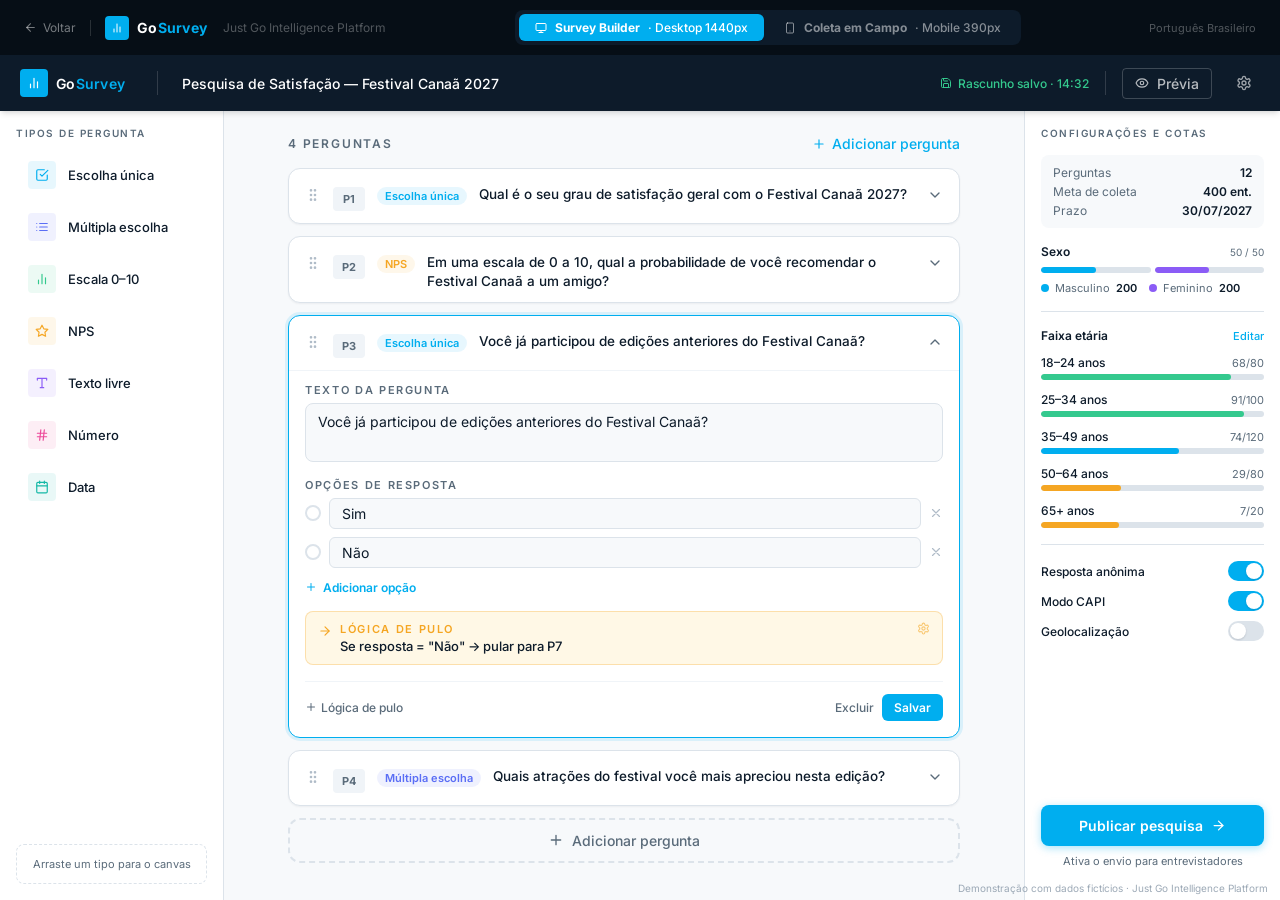
<file: survey/index.html>
<!DOCTYPE html>
<html lang="pt-BR">
<head>
  <meta charset="UTF-8" />
  <meta name="viewport" content="width=device-width, initial-scale=1.0" />
  <title>Just Go · Go Survey — Construtor de Pesquisas e Coleta em Campo</title>
  <meta name="description" content="Go Survey: construtor de questionários com cotas e lógica de pulo, e aplicativo de coleta em campo com modo offline, painel de cotas e sincronização." />
  <meta name="theme-color" content="#060E16" />
  <link rel="icon" href="../assets/logo-justgo.avif" type="image/avif" />
  <link rel="preconnect" href="https://fonts.googleapis.com" />
  <link rel="preconnect" href="https://fonts.gstatic.com" crossorigin />
  <link href="https://fonts.googleapis.com/css2?family=Inter:wght@400;500;600;700;800&display=swap" rel="stylesheet" />
  <link rel="stylesheet" href="survey.css?v=1" />
</head>
<body>

<!-- ══════════ SPRITE DE ÍCONES ══════════ -->
<svg width="0" height="0" style="position:absolute" aria-hidden="true" focusable="false">
  <defs>
    <symbol id="i-grip" viewBox="0 0 24 24"><circle cx="9" cy="5" r="1"/><circle cx="9" cy="12" r="1"/><circle cx="9" cy="19" r="1"/><circle cx="15" cy="5" r="1"/><circle cx="15" cy="12" r="1"/><circle cx="15" cy="19" r="1"/></symbol>
    <symbol id="i-check-square" viewBox="0 0 24 24"><path d="m9 11 3 3L22 4"/><path d="M21 12v7a2 2 0 0 1-2 2H5a2 2 0 0 1-2-2V5a2 2 0 0 1 2-2h11"/></symbol>
    <symbol id="i-list" viewBox="0 0 24 24"><path d="M3 12h.01M3 18h.01M3 6h.01M8 12h13M8 18h13M8 6h13"/></symbol>
    <symbol id="i-chart" viewBox="0 0 24 24"><path d="M18 20V10M12 20V4M6 20v-6"/></symbol>
    <symbol id="i-star" viewBox="0 0 24 24"><path d="m12 2 3.09 6.26L22 9.27l-5 4.87 1.18 6.88L12 17.77l-6.18 3.25L7 14.14l-5-4.87 6.91-1.01z"/></symbol>
    <symbol id="i-type" viewBox="0 0 24 24"><path d="M4 7V4h16v3M9 20h6M12 4v16"/></symbol>
    <symbol id="i-hash" viewBox="0 0 24 24"><path d="M4 9h16M4 15h16M10 3 8 21M16 3l-2 18"/></symbol>
    <symbol id="i-calendar" viewBox="0 0 24 24"><path d="M8 2v4M16 2v4"/><rect x="3" y="4" width="18" height="18" rx="2"/><path d="M3 10h18"/></symbol>
    <symbol id="i-chevron-down" viewBox="0 0 24 24"><path d="m6 9 6 6 6-6"/></symbol>
    <symbol id="i-chevron-up" viewBox="0 0 24 24"><path d="m18 15-6-6-6 6"/></symbol>
    <symbol id="i-plus" viewBox="0 0 24 24"><path d="M5 12h14M12 5v14"/></symbol>
    <symbol id="i-eye" viewBox="0 0 24 24"><path d="M2.06 12.35a1 1 0 0 1 0-.7 10.75 10.75 0 0 1 19.88 0 1 1 0 0 1 0 .7 10.75 10.75 0 0 1-19.88 0"/><circle cx="12" cy="12" r="3"/></symbol>
    <symbol id="i-save" viewBox="0 0 24 24"><path d="M15.2 3a2 2 0 0 1 1.4.6l3.8 3.8a2 2 0 0 1 .6 1.4V19a2 2 0 0 1-2 2H5a2 2 0 0 1-2-2V5a2 2 0 0 1 2-2z"/><path d="M17 21v-7a1 1 0 0 0-1-1H8a1 1 0 0 0-1 1v7"/><path d="M7 3v4a1 1 0 0 0 1 1h7"/></symbol>
    <symbol id="i-settings" viewBox="0 0 24 24"><path d="M12.22 2h-.44a2 2 0 0 0-2 2v.18a2 2 0 0 1-1 1.73l-.43.25a2 2 0 0 1-2 0l-.15-.08a2 2 0 0 0-2.73.73l-.22.38a2 2 0 0 0 .73 2.73l.15.1a2 2 0 0 1 1 1.72v.51a2 2 0 0 1-1 1.74l-.15.09a2 2 0 0 0-.73 2.73l.22.38a2 2 0 0 0 2.73.73l.15-.08a2 2 0 0 1 2 0l.43.25a2 2 0 0 1 1 1.73V20a2 2 0 0 0 2 2h.44a2 2 0 0 0 2-2v-.18a2 2 0 0 1 1-1.73l.43-.25a2 2 0 0 1 2 0l.15.08a2 2 0 0 0 2.73-.73l.22-.39a2 2 0 0 0-.73-2.73l-.15-.08a2 2 0 0 1-1-1.74v-.5a2 2 0 0 1 1-1.74l.15-.09a2 2 0 0 0 .73-2.73l-.22-.38a2 2 0 0 0-2.73-.73l-.15.08a2 2 0 0 1-2 0l-.43-.25a2 2 0 0 1-1-1.73V4a2 2 0 0 0-2-2z"/><circle cx="12" cy="12" r="3"/></symbol>
    <symbol id="i-arrow-right" viewBox="0 0 24 24"><path d="M5 12h14"/><path d="m12 5 7 7-7 7"/></symbol>
    <symbol id="i-arrow-left" viewBox="0 0 24 24"><path d="M19 12H5"/><path d="m12 19-7-7 7-7"/></symbol>
    <symbol id="i-wifi" viewBox="0 0 24 24"><path d="M12 20h.01"/><path d="M2 8.82a15 15 0 0 1 20 0"/><path d="M5 12.86a10 10 0 0 1 14 0"/><path d="M8.5 16.43a5 5 0 0 1 7 0"/></symbol>
    <symbol id="i-wifi-off" viewBox="0 0 24 24"><path d="M12 20h.01"/><path d="M8.5 16.43a5 5 0 0 1 7 0"/><path d="M5 12.86a10 10 0 0 1 5.17-2.69"/><path d="M19 12.86a10 10 0 0 0-2.01-1.52"/><path d="M2 8.82a15 15 0 0 1 4.18-2.64"/><path d="M22 8.82a15 15 0 0 0-11.29-3.76"/><path d="m2 2 20 20"/></symbol>
    <symbol id="i-check" viewBox="0 0 24 24"><path d="M20 6 9 17l-5-5"/></symbol>
    <symbol id="i-x" viewBox="0 0 24 24"><path d="M18 6 6 18M6 6l12 12"/></symbol>
    <symbol id="i-warning" viewBox="0 0 24 24"><path d="m21.73 18-8-14a2 2 0 0 0-3.48 0l-8 14A2 2 0 0 0 4 21h16a2 2 0 0 0 1.73-3Z"/><path d="M12 9v4M12 17h.01"/></symbol>
    <symbol id="i-users" viewBox="0 0 24 24"><path d="M16 21v-2a4 4 0 0 0-4-4H6a4 4 0 0 0-4 4v2"/><circle cx="9" cy="7" r="4"/><path d="M22 21v-2a4 4 0 0 0-3-3.87"/><path d="M16 3.13a4 4 0 0 1 0 7.75"/></symbol>
    <symbol id="i-refresh" viewBox="0 0 24 24"><path d="M3 12a9 9 0 0 1 9-9 9.75 9.75 0 0 1 6.74 2.74L21 8"/><path d="M21 3v5h-5"/><path d="M21 12a9 9 0 0 1-9 9 9.75 9.75 0 0 1-6.74-2.74L3 16"/><path d="M8 16H3v5"/></symbol>
    <symbol id="i-smartphone" viewBox="0 0 24 24"><rect x="5" y="2" width="14" height="20" rx="2"/><path d="M12 18h.01"/></symbol>
    <symbol id="i-monitor" viewBox="0 0 24 24"><rect x="2" y="3" width="20" height="14" rx="2"/><path d="M8 21h8M12 17v4"/></symbol>
  </defs>
</svg>

<!-- ══════════════════════════════════════════════════
     ALTERNADOR DE EXPERIÊNCIA
     ══════════════════════════════════════════════════ -->
<header class="switch-bar">
  <div class="sb-left">
    <a class="back-link" href="../" title="Voltar ao site">
      <svg class="ic ic-13"><use href="#i-arrow-left"/></svg><span>Voltar</span>
    </a>
    <span class="sb-div"></span>
    <span class="brand-mark"><svg class="ic ic-12"><use href="#i-chart"/></svg></span>
    <span class="brand-name">Go<i>Survey</i></span>
    <span class="brand-sub">Just Go Intelligence Platform</span>
  </div>

  <div class="exp-seg" id="expToggle" role="group" aria-label="Alternar experiência">
    <button type="button" data-exp="builder" class="active" aria-pressed="true">
      <svg class="ic ic-12"><use href="#i-monitor"/></svg><b>Survey Builder</b><i> · Desktop 1440px</i>
    </button>
    <button type="button" data-exp="field" aria-pressed="false">
      <svg class="ic ic-12"><use href="#i-smartphone"/></svg><b>Coleta em Campo</b><i> · Mobile 390px</i>
    </button>
  </div>

  <div class="sb-lang">Português Brasileiro</div>
</header>

<!-- ══════════════════════════════════════════════════
     SUPERFÍCIE 1 — SURVEY BUILDER (desktop)
     ══════════════════════════════════════════════════ -->
<section class="surface builder" id="surfBuilder" aria-label="Survey Builder">

  <!-- ── Barra superior do construtor ── -->
  <header class="bld-top">
    <div class="blogo">
      <span class="blogo-mark"><svg class="ic ic-14"><use href="#i-chart"/></svg></span>
      <span class="blogo-name">Go<i>Survey</i></span>
    </div>

    <span class="bld-div"></span>

    <div class="bld-title">
      <input type="text" value="Pesquisa de Satisfação — Festival Canaã 2027" aria-label="Título da pesquisa" />
    </div>

    <div class="autosave">
      <svg class="ic ic-12"><use href="#i-save"/></svg>
      <span>Rascunho salvo · 14:32</span>
    </div>

    <span class="bld-div"></span>

    <button type="button" class="btn-preview">
      <svg class="ic ic-14"><use href="#i-eye"/></svg><span>Prévia</span>
    </button>

    <button type="button" class="icon-btn" aria-label="Configurações da pesquisa">
      <svg class="ic ic-16"><use href="#i-settings"/></svg>
    </button>
  </header>

  <div class="bld-body">

    <!-- ── ESQUERDA: paleta de tipos de pergunta ── -->
    <aside class="bld-left">
      <div class="bl-inner">
        <p class="kicker">Tipos de Pergunta</p>
        <div class="qt-list">
          <button type="button" class="qt">
            <span class="qt-ico" style="background:#00AEEF18;color:#00AEEF"><svg class="ic ic-14"><use href="#i-check-square"/></svg></span>
            <span class="qt-label">Escolha única</span>
          </button>
          <button type="button" class="qt">
            <span class="qt-ico" style="background:#5B6EF518;color:#5B6EF5"><svg class="ic ic-14"><use href="#i-list"/></svg></span>
            <span class="qt-label">Múltipla escolha</span>
          </button>
          <button type="button" class="qt">
            <span class="qt-ico" style="background:#34C98E18;color:#34C98E"><svg class="ic ic-14"><use href="#i-chart"/></svg></span>
            <span class="qt-label">Escala 0–10</span>
          </button>
          <button type="button" class="qt">
            <span class="qt-ico" style="background:#F5A62318;color:#F5A623"><svg class="ic ic-14"><use href="#i-star"/></svg></span>
            <span class="qt-label">NPS</span>
          </button>
          <button type="button" class="qt">
            <span class="qt-ico" style="background:#8B5CF618;color:#8B5CF6"><svg class="ic ic-14"><use href="#i-type"/></svg></span>
            <span class="qt-label">Texto livre</span>
          </button>
          <button type="button" class="qt">
            <span class="qt-ico" style="background:#EC489918;color:#EC4899"><svg class="ic ic-14"><use href="#i-hash"/></svg></span>
            <span class="qt-label">Número</span>
          </button>
          <button type="button" class="qt">
            <span class="qt-ico" style="background:#14B8A618;color:#14B8A6"><svg class="ic ic-14"><use href="#i-calendar"/></svg></span>
            <span class="qt-label">Data</span>
          </button>
        </div>
      </div>

      <div class="bl-foot">
        <div class="palette-hint"><p>Arraste um tipo para o canvas</p></div>
      </div>
    </aside>

    <!-- ── CENTRO: canvas de perguntas ── -->
    <main class="bld-canvas">
      <div class="canvas-inner">

        <div class="canvas-head">
          <p class="kicker kicker-lg">4 perguntas</p>
          <button type="button" class="link-btn"><svg class="ic ic-14"><use href="#i-plus"/></svg>Adicionar pergunta</button>
        </div>

        <!-- P1 -->
        <article class="qcard" data-q="P1">
          <div class="qc-head" role="button" tabindex="0" aria-expanded="false" aria-controls="body-P1">
            <span class="qc-grip" aria-hidden="true"><svg class="ic ic-16"><use href="#i-grip"/></svg></span>
            <span class="qc-id">P1</span>
            <span class="qc-type" style="background:#00AEEF18;color:#00AEEF">Escolha única</span>
            <p class="qc-text">Qual é o seu grau de satisfação geral com o Festival Canaã 2027?</p>
            <span class="qc-toggle"><svg class="ic ic-16"><use href="#i-chevron-down"/></svg></span>
          </div>
          <div class="qc-body" id="body-P1" hidden>
            <div class="fld-group">
              <label class="fld-label" for="txt-P1">Texto da pergunta</label>
              <textarea id="txt-P1" class="fld" rows="2">Qual é o seu grau de satisfação geral com o Festival Canaã 2027?</textarea>
            </div>
            <div class="fld-group">
              <span class="fld-label">Opções de resposta</span>
              <div class="opt-list">
                <div class="opt-row"><span class="opt-dot"></span><input type="text" value="Muito satisfeito" aria-label="Opção 1" /><button type="button" class="opt-del" aria-label="Remover opção Muito satisfeito"><svg class="ic ic-14"><use href="#i-x"/></svg></button></div>
                <div class="opt-row"><span class="opt-dot"></span><input type="text" value="Satisfeito" aria-label="Opção 2" /><button type="button" class="opt-del" aria-label="Remover opção Satisfeito"><svg class="ic ic-14"><use href="#i-x"/></svg></button></div>
                <div class="opt-row"><span class="opt-dot"></span><input type="text" value="Neutro" aria-label="Opção 3" /><button type="button" class="opt-del" aria-label="Remover opção Neutro"><svg class="ic ic-14"><use href="#i-x"/></svg></button></div>
                <div class="opt-row"><span class="opt-dot"></span><input type="text" value="Insatisfeito" aria-label="Opção 4" /><button type="button" class="opt-del" aria-label="Remover opção Insatisfeito"><svg class="ic ic-14"><use href="#i-x"/></svg></button></div>
                <div class="opt-row"><span class="opt-dot"></span><input type="text" value="Muito insatisfeito" aria-label="Opção 5" /><button type="button" class="opt-del" aria-label="Remover opção Muito insatisfeito"><svg class="ic ic-14"><use href="#i-x"/></svg></button></div>
                <button type="button" class="add-opt"><svg class="ic ic-12"><use href="#i-plus"/></svg> Adicionar opção</button>
              </div>
            </div>
            <div class="qc-foot">
              <button type="button" class="foot-link"><svg class="ic ic-12"><use href="#i-plus"/></svg> Lógica de pulo</button>
              <button type="button" class="foot-del">Excluir</button>
              <button type="button" class="foot-save">Salvar</button>
            </div>
          </div>
        </article>

        <!-- P2 -->
        <article class="qcard" data-q="P2">
          <div class="qc-head" role="button" tabindex="0" aria-expanded="false" aria-controls="body-P2">
            <span class="qc-grip" aria-hidden="true"><svg class="ic ic-16"><use href="#i-grip"/></svg></span>
            <span class="qc-id">P2</span>
            <span class="qc-type" style="background:#F5A62318;color:#F5A623">NPS</span>
            <p class="qc-text">Em uma escala de 0 a 10, qual a probabilidade de você recomendar o Festival Canaã a um amigo?</p>
            <span class="qc-toggle"><svg class="ic ic-16"><use href="#i-chevron-down"/></svg></span>
          </div>
          <div class="qc-body" id="body-P2" hidden>
            <div class="fld-group">
              <label class="fld-label" for="txt-P2">Texto da pergunta</label>
              <textarea id="txt-P2" class="fld" rows="2">Em uma escala de 0 a 10, qual a probabilidade de você recomendar o Festival Canaã a um amigo?</textarea>
            </div>
            <div class="qc-foot">
              <button type="button" class="foot-link"><svg class="ic ic-12"><use href="#i-plus"/></svg> Lógica de pulo</button>
              <button type="button" class="foot-del">Excluir</button>
              <button type="button" class="foot-save">Salvar</button>
            </div>
          </div>
        </article>

        <!-- P3 — expandida por padrão -->
        <article class="qcard is-open" data-q="P3">
          <div class="qc-head" role="button" tabindex="0" aria-expanded="true" aria-controls="body-P3">
            <span class="qc-grip" aria-hidden="true"><svg class="ic ic-16"><use href="#i-grip"/></svg></span>
            <span class="qc-id">P3</span>
            <span class="qc-type" style="background:#00AEEF18;color:#00AEEF">Escolha única</span>
            <p class="qc-text">Você já participou de edições anteriores do Festival Canaã?</p>
            <span class="qc-toggle"><svg class="ic ic-16"><use href="#i-chevron-up"/></svg></span>
          </div>
          <div class="qc-body" id="body-P3">
            <div class="fld-group">
              <label class="fld-label" for="txt-P3">Texto da pergunta</label>
              <textarea id="txt-P3" class="fld" rows="2">Você já participou de edições anteriores do Festival Canaã?</textarea>
            </div>
            <div class="fld-group">
              <span class="fld-label">Opções de resposta</span>
              <div class="opt-list">
                <div class="opt-row"><span class="opt-dot"></span><input type="text" value="Sim" aria-label="Opção 1" /><button type="button" class="opt-del" aria-label="Remover opção Sim"><svg class="ic ic-14"><use href="#i-x"/></svg></button></div>
                <div class="opt-row"><span class="opt-dot"></span><input type="text" value="Não" aria-label="Opção 2" /><button type="button" class="opt-del" aria-label="Remover opção Não"><svg class="ic ic-14"><use href="#i-x"/></svg></button></div>
                <button type="button" class="add-opt"><svg class="ic ic-12"><use href="#i-plus"/></svg> Adicionar opção</button>
              </div>
            </div>
            <div class="skip">
              <svg class="ic ic-14 skip-arrow"><use href="#i-arrow-right"/></svg>
              <div>
                <p class="skip-k">Lógica de pulo</p>
                <p class="skip-t">Se resposta = "Não" → pular para P7</p>
              </div>
              <button type="button" class="skip-cfg" aria-label="Configurar lógica de pulo"><svg class="ic ic-13"><use href="#i-settings"/></svg></button>
            </div>
            <div class="qc-foot">
              <button type="button" class="foot-link"><svg class="ic ic-12"><use href="#i-plus"/></svg> Lógica de pulo</button>
              <button type="button" class="foot-del">Excluir</button>
              <button type="button" class="foot-save">Salvar</button>
            </div>
          </div>
        </article>

        <!-- P4 -->
        <article class="qcard" data-q="P4">
          <div class="qc-head" role="button" tabindex="0" aria-expanded="false" aria-controls="body-P4">
            <span class="qc-grip" aria-hidden="true"><svg class="ic ic-16"><use href="#i-grip"/></svg></span>
            <span class="qc-id">P4</span>
            <span class="qc-type" style="background:#5B6EF518;color:#5B6EF5">Múltipla escolha</span>
            <p class="qc-text">Quais atrações do festival você mais apreciou nesta edição?</p>
            <span class="qc-toggle"><svg class="ic ic-16"><use href="#i-chevron-down"/></svg></span>
          </div>
          <div class="qc-body" id="body-P4" hidden>
            <div class="fld-group">
              <label class="fld-label" for="txt-P4">Texto da pergunta</label>
              <textarea id="txt-P4" class="fld" rows="2">Quais atrações do festival você mais apreciou nesta edição?</textarea>
            </div>
            <div class="fld-group">
              <span class="fld-label">Opções de resposta</span>
              <div class="opt-list">
                <div class="opt-row"><span class="opt-dot"></span><input type="text" value="Shows musicais" aria-label="Opção 1" /><button type="button" class="opt-del" aria-label="Remover opção Shows musicais"><svg class="ic ic-14"><use href="#i-x"/></svg></button></div>
                <div class="opt-row"><span class="opt-dot"></span><input type="text" value="Gastronomia" aria-label="Opção 2" /><button type="button" class="opt-del" aria-label="Remover opção Gastronomia"><svg class="ic ic-14"><use href="#i-x"/></svg></button></div>
                <div class="opt-row"><span class="opt-dot"></span><input type="text" value="Exposições culturais" aria-label="Opção 3" /><button type="button" class="opt-del" aria-label="Remover opção Exposições culturais"><svg class="ic ic-14"><use href="#i-x"/></svg></button></div>
                <div class="opt-row"><span class="opt-dot"></span><input type="text" value="Atividades esportivas" aria-label="Opção 4" /><button type="button" class="opt-del" aria-label="Remover opção Atividades esportivas"><svg class="ic ic-14"><use href="#i-x"/></svg></button></div>
                <button type="button" class="add-opt"><svg class="ic ic-12"><use href="#i-plus"/></svg> Adicionar opção</button>
              </div>
            </div>
            <div class="qc-foot">
              <button type="button" class="foot-link"><svg class="ic ic-12"><use href="#i-plus"/></svg> Lógica de pulo</button>
              <button type="button" class="foot-del">Excluir</button>
              <button type="button" class="foot-save">Salvar</button>
            </div>
          </div>
        </article>

        <button type="button" class="add-q"><svg class="ic ic-16"><use href="#i-plus"/></svg> Adicionar pergunta</button>
      </div>
    </main>

    <!-- ── DIREITA: configurações e cotas ── -->
    <aside class="bld-right">
      <div class="br-inner">
        <p class="kicker">Configurações e Cotas</p>

        <!-- Resumo da pesquisa -->
        <div class="info-box">
          <div class="info-row"><span>Perguntas</span><b>12</b></div>
          <div class="info-row"><span>Meta de coleta</span><b>400 ent.</b></div>
          <div class="info-row"><span>Prazo</span><b>30/07/2027</b></div>
        </div>

        <!-- Cota: sexo -->
        <div class="quota-block">
          <div class="quota-head">
            <span class="quota-name">Sexo</span>
            <span class="quota-meta">50 / 50</span>
          </div>
          <div class="sex-bars">
            <div class="bar"><i style="width:50%;background:#00AEEF"></i></div>
            <div class="bar"><i style="width:50%;background:#8B5CF6"></i></div>
          </div>
          <div class="sex-legend">
            <span><i style="background:#00AEEF"></i>Masculino <b>200</b></span>
            <span><i style="background:#8B5CF6"></i>Feminino <b>200</b></span>
          </div>
        </div>

        <div class="hr"></div>

        <!-- Cota: faixa etária -->
        <div class="quota-block">
          <div class="quota-head mb12">
            <span class="quota-name">Faixa etária</span>
            <button type="button" class="quota-edit">Editar</button>
          </div>
          <div class="age-row">
            <div class="age-top"><span class="age-label">18–24 anos</span><span class="age-val">68/80</span></div>
            <div class="bar"><i style="width:85%;background:#34C98E"></i></div>
          </div>
          <div class="age-row">
            <div class="age-top"><span class="age-label">25–34 anos</span><span class="age-val">91/100</span></div>
            <div class="bar"><i style="width:91%;background:#34C98E"></i></div>
          </div>
          <div class="age-row">
            <div class="age-top"><span class="age-label">35–49 anos</span><span class="age-val">74/120</span></div>
            <div class="bar"><i style="width:62%;background:#00AEEF"></i></div>
          </div>
          <div class="age-row">
            <div class="age-top"><span class="age-label">50–64 anos</span><span class="age-val">29/80</span></div>
            <div class="bar"><i style="width:36%;background:#F5A623"></i></div>
          </div>
          <div class="age-row">
            <div class="age-top"><span class="age-label">65+ anos</span><span class="age-val">7/20</span></div>
            <div class="bar"><i style="width:35%;background:#F5A623"></i></div>
          </div>
        </div>

        <div class="hr"></div>

        <!-- Interruptores -->
        <div class="settings-list">
          <div class="setting-row">
            <span class="setting-label" id="lbl-anon">Resposta anônima</span>
            <button type="button" class="tgl on" role="switch" aria-checked="true" aria-labelledby="lbl-anon"><i></i></button>
          </div>
          <div class="setting-row">
            <span class="setting-label" id="lbl-capi">Modo CAPI</span>
            <button type="button" class="tgl on" role="switch" aria-checked="true" aria-labelledby="lbl-capi"><i></i></button>
          </div>
          <div class="setting-row">
            <span class="setting-label" id="lbl-geo">Geolocalização</span>
            <button type="button" class="tgl" role="switch" aria-checked="false" aria-labelledby="lbl-geo"><i></i></button>
          </div>
        </div>
      </div>

      <div class="br-foot">
        <button type="button" class="publish">Publicar pesquisa <svg class="ic ic-15"><use href="#i-arrow-right"/></svg></button>
        <p class="publish-note">Ativa o envio para entrevistadores</p>
      </div>
    </aside>
  </div>
</section>

<!-- ══════════════════════════════════════════════════
     SUPERFÍCIE 2 — APP DE COLETA EM CAMPO (mobile)
     ══════════════════════════════════════════════════ -->
<section class="surface field" id="surfField" aria-label="Coleta em Campo" hidden>

  <div class="field-tabs" id="fieldTabs" role="group" aria-label="Escolher tela do aplicativo">
    <button type="button" data-screen="question" class="active" aria-pressed="true">Pergunta</button>
    <button type="button" data-screen="quota" aria-pressed="false">Cotas</button>
    <button type="button" data-screen="sync" aria-pressed="false">Sinc.</button>
    <button type="button" data-screen="exit" aria-pressed="false">Sair</button>
  </div>

  <!-- ── Moldura do aparelho ── -->
  <div class="phone">
    <div class="notch" aria-hidden="true"></div>
    <div class="phone-inner">

      <!-- ══════════ TELA: PERGUNTA ══════════ -->
      <section class="fs" id="fsQuestion" aria-label="Tela de pergunta">
        <div class="q-top">
          <div>
            <p class="q-kicker">Festival Canaã 2027</p>
            <p class="q-count">Pergunta 4 de 12</p>
          </div>
          <span class="q-badge">P4</span>
        </div>

        <div class="q-progress"><i style="width:33%"></i></div>

        <!-- Faixa de status compartilhada -->
        <div class="strip">
          <div class="strip-stats">
            <span><b>23</b> coletadas</span><span class="sep">·</span>
            <span><b class="green">19</b> sincron.</span><span class="sep">·</span>
            <span><b class="amber">4</b> pendentes</span>
          </div>
          <span class="net off"><svg class="ic ic-10"><use href="#i-wifi-off"/></svg>Sem sinal</span>
        </div>

        <div class="offline-note">
          <svg class="ic ic-13"><use href="#i-warning"/></svg>
          <p>Sem sinal — salvando no aparelho</p>
        </div>

        <div class="q-body">
          <p class="q-text">Quais atrações do festival você mais apreciou nesta edição?</p>
          <p class="q-hint">Pode marcar mais de uma</p>

          <div class="q-opts" id="qOpts">
            <button type="button" class="q-opt"><span class="q-box"><svg class="ic ic-14"><use href="#i-check"/></svg></span><span class="q-label">Shows musicais</span></button>
            <button type="button" class="q-opt"><span class="q-box"><svg class="ic ic-14"><use href="#i-check"/></svg></span><span class="q-label">Gastronomia regional</span></button>
            <button type="button" class="q-opt"><span class="q-box"><svg class="ic ic-14"><use href="#i-check"/></svg></span><span class="q-label">Exposições culturais</span></button>
            <button type="button" class="q-opt"><span class="q-box"><svg class="ic ic-14"><use href="#i-check"/></svg></span><span class="q-label">Atividades esportivas</span></button>
            <button type="button" class="q-opt"><span class="q-box"><svg class="ic ic-14"><use href="#i-check"/></svg></span><span class="q-label">Área kids</span></button>
          </div>
        </div>

        <div class="q-nav">
          <button type="button" class="nav-back" aria-label="Pergunta anterior"><svg class="ic ic-20"><use href="#i-arrow-left"/></svg></button>
          <button type="button" class="nav-next" data-goto="quota">Próxima <svg class="ic ic-18"><use href="#i-arrow-right"/></svg></button>
        </div>
      </section>

      <!-- ══════════ TELA: COTAS ══════════ -->
      <section class="fs" id="fsQuota" aria-label="Painel do entrevistador" hidden>
        <div class="f-head">
          <p class="f-head-k">Festival Canaã 2027</p>
          <p class="f-head-t">Painel do Entrevistador</p>
        </div>

        <div class="strip">
          <div class="strip-stats">
            <span><b>23</b> coletadas</span><span class="sep">·</span>
            <span><b class="green">19</b> sincron.</span><span class="sep">·</span>
            <span><b class="amber">4</b> pendentes</span>
          </div>
          <span class="net off"><svg class="ic ic-10"><use href="#i-wifi-off"/></svg>Sem sinal</span>
        </div>

        <div class="f-scroll">
          <!-- Meta geral -->
          <div class="card meta-card">
            <div class="cp" data-pct="58" data-size="72" data-color="#00AEEF" data-label="Meta geral" data-current="23" data-target="40"></div>
            <div class="meta-txt">
              <p class="meta-t">Progresso da sessão</p>
              <p class="meta-d">Você coletou <strong>23</strong> de <strong>40</strong> entrevistas necessárias. Continue!</p>
              <p class="meta-pend"><i></i>4 pendentes de sincronização</p>
            </div>
          </div>

          <p class="sec-kicker">Cotas por Sexo</p>
          <div class="card circles">
            <div class="cp" data-pct="64" data-size="80" data-color="#00AEEF" data-label="Masculino" data-current="13" data-target="20"></div>
            <div class="cp" data-pct="50" data-size="80" data-color="#8B5CF6" data-label="Feminino" data-current="10" data-target="20"></div>
          </div>

          <p class="sec-kicker">Cotas por Faixa Etária</p>
          <div class="card">
            <div class="age-line"><span class="al-label">18–24</span><div class="bar bar-lg"><i style="width:85%;background:#34C98E"></i></div><span class="al-val">17/20</span></div>
            <div class="age-line"><span class="al-label">25–34</span><div class="bar bar-lg"><i style="width:60%;background:#00AEEF"></i></div><span class="al-val">12/20</span></div>
            <div class="age-line"><span class="al-label">35–49</span><div class="bar bar-lg"><i style="width:35%;background:#F5A623"></i></div><span class="al-val">7/20</span></div>
            <div class="age-line"><span class="al-label">50+</span><div class="bar bar-lg"><i style="width:20%;background:#F5A623"></i></div><span class="al-val">2/10</span></div>
          </div>

          <div class="closed-card">
            <p class="cc-t">Cotas encerradas</p>
            <p class="cc-d">Faixa 18–24 já atingiu a meta. Direcione para outras faixas.</p>
          </div>
        </div>

        <div class="f-actions">
          <button type="button" class="act-icon" data-goto="sync" aria-label="Sincronizar entrevistas"><svg class="ic ic-18"><use href="#i-refresh"/></svg></button>
          <button type="button" class="act-main" data-goto="question"><svg class="ic ic-18"><use href="#i-users"/></svg>Nova entrevista</button>
        </div>
      </section>

      <!-- ══════════ TELA: SINCRONIZAÇÃO ══════════ -->
      <section class="fs" id="fsSync" aria-label="Status de envio" hidden>
        <div class="f-head">
          <p class="f-head-k">Sincronização</p>
          <p class="f-head-t">Status de envio</p>
        </div>

        <div class="strip">
          <div class="strip-stats">
            <span><b>23</b> coletadas</span><span class="sep">·</span>
            <span><b class="green">19</b> sincron.</span><span class="sep">·</span>
            <span><b class="amber">4</b> pendentes</span>
          </div>
          <span class="net on"><svg class="ic ic-10"><use href="#i-wifi"/></svg>Online</span>
        </div>

        <div class="sync-body">
          <div class="sync-ring">
            <div class="sync-core"><svg class="ic ic-32 bold"><use href="#i-check"/></svg></div>
          </div>

          <p class="sync-title">Tudo sincronizado!</p>
          <p class="sync-lead">Todas as entrevistas foram enviadas com sucesso para a plataforma Go Intelligence.</p>

          <div class="stats-card">
            <div class="stat-row"><span>Entrevistas enviadas</span><b class="green">23</b></div>
            <div class="stat-row"><span>Tempo de sincronização</span><b>2s</b></div>
            <div class="stat-row"><span>Última sincronização</span><b>agora</b></div>
          </div>

          <div class="sync-info">
            <p class="si-t">Progresso atualizado</p>
            <p class="si-d">23 de 40 entrevistas coletadas (58% da meta)</p>
          </div>
        </div>

        <div class="f-foot">
          <button type="button" class="btn-primary-lg" data-goto="quota">Continuar coletando <svg class="ic ic-18"><use href="#i-arrow-right"/></svg></button>
        </div>
      </section>

      <!-- ══════════ TELA: SAIR (diálogo) ══════════ -->
      <section class="fs" id="fsExit" role="dialog" aria-modal="true" aria-labelledby="exitTitle" hidden>
        <div class="f-head f-head-row">
          <p class="f-head-t" id="exitTitle">Sair do aplicativo</p>
          <button type="button" class="f-head-x" data-goto="quota" aria-label="Fechar"><svg class="ic ic-20"><use href="#i-x"/></svg></button>
        </div>

        <div class="strip">
          <div class="strip-stats">
            <span><b>23</b> coletadas</span><span class="sep">·</span>
            <span><b class="green">19</b> sincron.</span><span class="sep">·</span>
            <span><b class="amber">4</b> pendentes</span>
          </div>
          <span class="net off"><svg class="ic ic-10"><use href="#i-wifi-off"/></svg>Sem sinal</span>
        </div>

        <div class="exit-body">
          <div class="warn-card">
            <div class="warn-head">
              <span class="warn-ico"><svg class="ic ic-20"><use href="#i-warning"/></svg></span>
              <div>
                <p class="wh-t">Atenção!</p>
                <p class="wh-d">Dados não sincronizados</p>
              </div>
            </div>

            <div class="warn-body">
              <p class="wb-t">Você tem 4 entrevistas não sincronizadas</p>
              <p class="wb-d">Se sair agora, as entrevistas ficarão salvas apenas no aparelho e serão enviadas quando houver conexão.</p>

              <div class="pend-list">
                <div class="pend-row"><span class="pr-id">ENT-020</span><span class="pr-t">14:18 — aguardando sinal</span></div>
                <div class="pend-row"><span class="pr-id">ENT-021</span><span class="pr-t">14:31 — aguardando sinal</span></div>
                <div class="pend-row"><span class="pr-id">ENT-022</span><span class="pr-t">14:47 — aguardando sinal</span></div>
                <div class="pend-row"><span class="pr-id">ENT-023</span><span class="pr-t">15:02 — aguardando sinal</span></div>
              </div>

              <p class="wb-note">Recomendamos aguardar o sinal antes de sair.</p>
            </div>
          </div>
        </div>

        <div class="exit-actions">
          <button type="button" class="btn-wait" data-goto="quota">Continuar e aguardar sinal</button>
          <button type="button" class="btn-leave" data-goto="quota">Sair mesmo assim</button>
        </div>
      </section>

    </div>
  </div>
</section>

<p class="demo-note">Demonstração com dados fictícios · Just Go Intelligence Platform</p>

<script src="survey.js?v=1"></script>
</body>
</html>
</file>
<file: css/styles.css>
/* ══════════════════════════════════════════════════
   JUST GO — Landing-Demo · Design System
   Inspiração: Apple · Stripe · Linear · Vercel
   ══════════════════════════════════════════════════ */

/* Paleta oficial Go DS — ver docs/09-design-system.md.
   Antes daqui a landing usava azul/violeta genericos (#2563eb / #7c3aed),
   divergindo de app/, dashboard/, gopay/, aistudio/, survey/ e chat/.
   --teal e --amber foram removidos: nao tinham nenhum uso. */
:root {
  --blue: #00AEEF;
  --blue-dark: #0099D4;
  --blue-soft: #E8F7FD;
  --violet: #6E5BD9;
  --ink: #0D1B2A;
  --ink-2: #334155;
  --muted: #6B7A8D;
  --line: #DCE3EA;
  --surface: #ffffff;
  --surface-alt: #F7F9FB;
  --grad: linear-gradient(120deg, #00AEEF, #6E5BD9);
  --radius: 20px;
  --shadow-sm: 0 1px 2px rgba(15, 23, 42, .06), 0 4px 12px rgba(15, 23, 42, .05);
  --shadow-md: 0 8px 30px rgba(15, 23, 42, .1);
  --shadow-lg: 0 24px 60px rgba(15, 23, 42, .16);
  --font: "Inter", -apple-system, "Segoe UI", Roboto, sans-serif;
}

* { margin: 0; padding: 0; box-sizing: border-box; }
html { scroll-behavior: smooth; }
body {
  font-family: var(--font);
  color: var(--ink);
  background: var(--surface);
  line-height: 1.6;
  -webkit-font-smoothing: antialiased;
  overflow-x: hidden;
}
img, svg { max-width: 100%; }
a { color: inherit; text-decoration: none; }
button { font-family: inherit; cursor: pointer; }

.container { max-width: 1140px; margin: 0 auto; padding: 0 24px; }

/* ── Reveal on scroll ── */
.reveal { opacity: 0; transform: translateY(26px); transition: opacity .7s ease, transform .7s ease; }
.reveal.in { opacity: 1; transform: none; }
.d1 { transition-delay: .08s; } .d2 { transition-delay: .16s; }
.d3 { transition-delay: .24s; } .d4 { transition-delay: .32s; }
.d5 { transition-delay: .40s; } .d6 { transition-delay: .48s; }
.d7 { transition-delay: .56s; }

/* ── Buttons ── */
.btn {
  display: inline-flex; align-items: center; justify-content: center;
  padding: 14px 28px; border-radius: 999px; border: 0;
  font-weight: 600; font-size: 15px; transition: .25s;
}
.btn-primary { background: var(--grad); color: #fff; box-shadow: 0 8px 24px rgba(0, 174, 239, .35); }
.btn-primary:hover { transform: translateY(-2px); box-shadow: 0 12px 32px rgba(0, 174, 239, .45); }
.btn-ghost { background: #fff; color: var(--ink); border: 1px solid var(--line); }
.btn-ghost:hover { border-color: var(--blue); color: var(--blue); }
.btn-sm { padding: 10px 20px; font-size: 14px; }
.btn-block { width: 100%; }

.grad-text { background: var(--grad); -webkit-background-clip: text; background-clip: text; color: transparent; }

/* ══════════ NAVBAR ══════════ */
.navbar {
  position: fixed; inset: 0 0 auto 0; z-index: 100;
  background: rgba(255, 255, 255, .75);
  backdrop-filter: blur(16px); -webkit-backdrop-filter: blur(16px);
  border-bottom: 1px solid transparent;
  transition: .3s;
}
.navbar.scrolled { border-bottom-color: var(--line); box-shadow: var(--shadow-sm); }
.nav-inner { display: flex; align-items: center; gap: 28px; height: 68px; }
.brand { display: flex; align-items: center; gap: 10px; font-weight: 800; font-size: 18px; }
.brand-logo { height: 44px; width: auto; display: block; mix-blend-mode: multiply; }
.brand-mark {
  width: 36px; height: 36px; border-radius: 10px; background: var(--grad);
  color: #fff; display: grid; place-items: center; font-size: 14px; font-weight: 800;
}
.nav-links { display: flex; gap: 22px; margin-left: auto; }
.nav-links a { font-size: 14px; font-weight: 500; color: var(--ink-2); transition: .2s; }
.nav-links a:hover { color: var(--blue); }
.nav-toggle { display: none; background: none; border: 0; flex-direction: column; gap: 5px; padding: 6px; }
.nav-toggle span { width: 22px; height: 2px; background: var(--ink); border-radius: 2px; }

/* ══════════ HERO ══════════ */
.hero { position: relative; padding: 150px 0 90px; overflow: hidden; }
.hero-glow {
  position: absolute; top: -220px; right: -180px; width: 640px; height: 640px;
  background: radial-gradient(circle, rgba(0, 174, 239, .16), rgba(110, 91, 217, .07) 55%, transparent 70%);
  border-radius: 50%; pointer-events: none;
}
.hero-grid { display: grid; grid-template-columns: 1.1fr .9fr; gap: 48px; align-items: center; }
.badge {
  display: inline-block; padding: 7px 16px; border-radius: 999px;
  background: var(--blue-soft); color: var(--blue-dark);
  font-size: 13px; font-weight: 600; margin-bottom: 22px;
}
.hero-title { font-size: clamp(38px, 5.4vw, 62px); line-height: 1.06; font-weight: 800; letter-spacing: -.03em; }
.hero-title span { display: block; }
.hero-sub { margin: 24px 0 30px; font-size: 18px; color: var(--muted); max-width: 480px; }
.hero-actions { display: flex; gap: 14px; flex-wrap: wrap; }
.hero-proof { display: flex; gap: 36px; margin-top: 44px; }
.hero-proof div { display: flex; flex-direction: column; }
.hero-proof strong { font-size: 24px; font-weight: 800; letter-spacing: -.02em; }
.hero-proof span { font-size: 13px; color: var(--muted); }

.hero-visual { position: relative; display: flex; justify-content: center; }

/* ── Floating glass cards ── */
.float-card {
  position: absolute; z-index: 3; background: rgba(255, 255, 255, .8);
  backdrop-filter: blur(12px); border: 1px solid rgba(255, 255, 255, .9);
  border-radius: 16px; padding: 12px 16px; box-shadow: var(--shadow-md);
  display: flex; align-items: center; gap: 10px; font-size: 13px;
  animation: floaty 5s ease-in-out infinite;
}
.float-card small { color: var(--muted); display: block; font-size: 11px; }
.float-card strong { font-size: 17px; }
.fc-1 { top: 8%; left: -4%; }
.fc-2 { bottom: 12%; right: -6%; flex-direction: column; align-items: flex-start; animation-delay: 1.2s; }
.fc-dot { width: 9px; height: 9px; border-radius: 50%; background: #22c55e; box-shadow: 0 0 0 4px rgba(34, 197, 94, .18); }
.fc-bar { width: 110px; height: 7px; border-radius: 99px; background: var(--line); overflow: hidden; }
.fc-bar i { display: block; height: 100%; border-radius: 99px; background: var(--grad); }
.fc-bar.big { width: 100%; height: 9px; margin: 10px 0 8px; }
@keyframes floaty { 0%, 100% { transform: translateY(0); } 50% { transform: translateY(-10px); } }

/* ══════════ PHONE MOCKUP ══════════ */
.phone {
  width: 290px; border-radius: 44px; background: #0b1220; padding: 12px;
  box-shadow: var(--shadow-lg), inset 0 0 0 2px #1e293b; position: relative; z-index: 2;
}
.phone-notch {
  position: absolute; top: 22px; left: 50%; transform: translateX(-50%);
  width: 96px; height: 24px; background: #0b1220; border-radius: 99px; z-index: 5;
}
.phone-screen {
  border-radius: 34px; background: linear-gradient(170deg, #f8faff, #eef3fd);
  height: 560px; overflow: hidden; display: flex; flex-direction: column;
  padding: 54px 16px 16px; position: relative;
}
.phone-hero .phone-screen { pointer-events: none; }

.ps-header small { color: var(--muted); font-size: 12px; }
.ps-header h4 { font-size: 20px; line-height: 1.2; letter-spacing: -.02em; }
.ps-now {
  margin: 16px 0; padding: 14px 16px; border-radius: 18px; color: #fff;
  background: var(--grad); box-shadow: 0 10px 24px rgba(0, 174, 239, .35);
  display: flex; flex-direction: column; gap: 2px;
}
.live-pill { font-size: 10px; font-weight: 700; letter-spacing: .06em; opacity: .9; }
.ps-now strong { font-size: 17px; }
.ps-now small { font-size: 12px; opacity: .85; }
.ps-tiles { display: grid; grid-template-columns: repeat(4, 1fr); gap: 8px; }
.ps-tiles div {
  background: #fff; border-radius: 14px; padding: 12px 4px; text-align: center;
  font-size: 19px; box-shadow: var(--shadow-sm); display: flex; flex-direction: column; gap: 2px;
}
.ps-tiles span { font-size: 10px; font-weight: 600; color: var(--ink-2); }

/* ── Phone demo (funcional) ── */
.phone-demo { margin: 0 auto; }
.phone-demo .phone-screen { height: 520px; padding-bottom: 8px; }
.phone-tabbar {
  display: grid; grid-template-columns: repeat(5, 1fr); gap: 2px;
  background: #0b1220; padding: 10px 6px 6px;
}
.phone-tabbar button {
  background: none; border: 0; color: #9BAAB8; font-size: 17px;
  display: flex; flex-direction: column; align-items: center; gap: 2px;
  padding: 6px 0; border-radius: 12px; transition: .2s;
}
.phone-tabbar button span { font-size: 9px; font-weight: 600; }
.phone-tabbar button.active { color: #fff; background: rgba(0, 174, 239, .35); }

.app-screen-inner { overflow-y: auto; flex: 1; animation: screenIn .35s ease; }
@keyframes screenIn { from { opacity: 0; transform: translateX(14px); } to { opacity: 1; transform: none; } }

.app-list-item {
  background: #fff; border-radius: 16px; padding: 12px 14px; margin-bottom: 10px;
  box-shadow: var(--shadow-sm); display: flex; align-items: center; gap: 12px; font-size: 13px;
}
.app-list-item .ico { font-size: 22px; }
.app-list-item strong { display: block; font-size: 13.5px; }
.app-list-item small { color: var(--muted); font-size: 11.5px; }
.app-list-item .grow { flex: 1; }
.badge-now {
  background: #dcfce7; color: #15803d; font-size: 9.5px; font-weight: 800;
  padding: 3px 8px; border-radius: 99px; letter-spacing: .04em;
}
.badge-time { background: var(--blue-soft); color: var(--blue-dark); font-size: 10.5px; font-weight: 700; padding: 3px 8px; border-radius: 99px; }
.fav-btn { background: none; border: 0; font-size: 17px; filter: grayscale(1); opacity: .45; transition: .2s; }
.fav-btn.on { filter: none; opacity: 1; transform: scale(1.15); }
.app-section-title { font-size: 15px; font-weight: 700; margin: 4px 0 10px; }
.app-map { border-radius: 18px; overflow: hidden; box-shadow: var(--shadow-sm); background: #fff; }
.map-pin { cursor: pointer; transition: .2s; }
.map-pin:hover { transform: scale(1.1); }
.map-info {
  margin-top: 10px; background: #fff; border-radius: 14px; padding: 10px 14px;
  font-size: 12px; box-shadow: var(--shadow-sm); color: var(--ink-2);
}
.map-info strong { color: var(--ink); }

/* ══════════ SECTIONS ══════════ */
.section { padding: 96px 0; }
.section-alt { background: var(--surface-alt); }
.section-head { text-align: center; max-width: 640px; margin: 0 auto 56px; }
.eyebrow {
  display: inline-block; font-size: 13px; font-weight: 700; letter-spacing: .08em;
  text-transform: uppercase; color: var(--blue); margin-bottom: 12px;
}
.eyebrow.light { color: #8ADCF5; }
.section-head h2 { font-size: clamp(28px, 3.6vw, 42px); font-weight: 800; letter-spacing: -.03em; line-height: 1.15; }
.section-head p { margin-top: 14px; color: var(--muted); font-size: 17px; }

/* ══════════ ECO DIAGRAM ══════════ */
.eco-diagram { display: flex; flex-direction: column; align-items: center; gap: 0; }
.eco-node {
  background: #fff; border: 1px solid var(--line); border-radius: 16px;
  padding: 14px 26px; font-weight: 600; font-size: 15px; box-shadow: var(--shadow-sm);
}
.eco-top { border-color: #c7d8fe; background: var(--blue-soft); }
.eco-cloud {
  background: var(--grad); color: #fff; border: 0; font-weight: 800;
  padding: 18px 44px; font-size: 17px; box-shadow: 0 14px 34px rgba(0, 174, 239, .35);
}
.eco-out { color: var(--ink-2); font-weight: 500; }
.eco-row { display: flex; gap: 18px; flex-wrap: wrap; justify-content: center; }
.eco-line-v { width: 2px; height: 34px; background: linear-gradient(var(--line), var(--blue)); }

/* ══════════ APP DEMO GRID ══════════ */
.appdemo-grid { display: grid; grid-template-columns: auto 1fr; gap: 64px; align-items: center; }
.feature-grid { display: grid; grid-template-columns: repeat(3, 1fr); gap: 16px; }
.feature-card {
  background: #fff; border: 1px solid var(--line); border-radius: var(--radius);
  padding: 20px 18px; font-size: 22px; transition: .25s;
  display: flex; flex-direction: column; gap: 4px;
}
.feature-card:hover { transform: translateY(-4px); box-shadow: var(--shadow-md); border-color: #c7d8fe; }
.feature-card strong { font-size: 15px; }
.feature-card span { font-size: 12.5px; color: var(--muted); line-height: 1.45; }

/* ══════════ DASHBOARD ══════════ */
.dash-grid { display: grid; grid-template-columns: repeat(4, 1fr); gap: 18px; }
.dash-card {
  background: #fff; border: 1px solid var(--line); border-radius: var(--radius);
  padding: 22px; display: flex; flex-direction: column; gap: 10px; box-shadow: var(--shadow-sm);
}
.dash-label { font-size: 13px; font-weight: 600; color: var(--muted); }
.dash-value { font-size: 34px; font-weight: 800; letter-spacing: -.03em; }
.dash-note { font-size: 12px; color: var(--muted); }
.dash-note.up { color: #16a34a; font-weight: 600; }
.spark { width: 100%; height: 48px; }

.heatmap { display: grid; grid-template-columns: repeat(6, 1fr); gap: 4px; }
.heatmap i { aspect-ratio: 1; border-radius: 5px; background: var(--blue); transition: opacity 1s ease; }

.ring {
  --pct: 94; width: 110px; height: 110px; border-radius: 50%; margin: 4px auto;
  background: conic-gradient(var(--blue) calc(var(--pct) * 1%), var(--line) 0);
  display: grid; place-items: center; position: relative;
}
.ring::before { content: ""; position: absolute; inset: 11px; border-radius: 50%; background: #fff; }
.ring span { position: relative; font-size: 23px; font-weight: 800; }

/* ══════════ FLOW ══════════ */
.flow { display: flex; align-items: stretch; justify-content: center; gap: 10px; flex-wrap: wrap; }
.flow-step {
  background: #fff; border: 1px solid var(--line); border-radius: 16px;
  padding: 18px 20px; text-align: center; font-size: 24px; min-width: 128px;
  display: flex; flex-direction: column; gap: 4px; box-shadow: var(--shadow-sm);
}
.flow-step strong { font-size: 13.5px; }
.flow-arrow { align-self: center; color: var(--blue); font-size: 20px; font-weight: 700; }
.quote {
  max-width: 660px; margin: 48px auto 0; text-align: center; font-size: 18px;
  color: var(--ink-2); border-left: 3px solid var(--blue); padding-left: 20px; text-align: left;
}

/* ══════════ PARCEIRO FOCCUS ══════════ */
.partner-badge {
  max-width: 660px; margin: 34px auto 0;
  background: #fff; border: 1px solid var(--line); border-radius: var(--radius);
  padding: 20px 26px; box-shadow: var(--shadow-sm);
  display: flex; align-items: center; gap: 20px; flex-wrap: wrap;
}
.pb-label {
  width: 100%; font-size: 11.5px; font-weight: 700; letter-spacing: .08em;
  text-transform: uppercase; color: var(--muted);
}
.pb-logo { height: 64px; width: auto; mix-blend-mode: multiply; }
.pb-text strong { display: block; font-size: 16px; color: #1e2a78; }
.pb-text small { color: var(--muted); font-size: 13px; line-height: 1.5; display: block; max-width: 420px; }

/* ══════════ VALOR PARA A CIDADE ══════════ */
.value-grid { display: grid; grid-template-columns: repeat(2, 1fr); gap: 18px; }
.value-card {
  background: #fff; border: 1px solid var(--line); border-radius: var(--radius);
  padding: 26px 24px; transition: .25s;
}
.value-card:hover { transform: translateY(-4px); box-shadow: var(--shadow-md); border-color: #c7d8fe; }
.value-card span { font-size: 30px; }
.value-card strong { display: block; font-size: 17px; margin: 10px 0 6px; }
.value-card p { font-size: 14px; color: var(--muted); line-height: 1.6; }
.gopay-strip {
  margin-top: 18px; border-radius: var(--radius); padding: 24px 28px;
  background: linear-gradient(135deg, #0b1220, #16233b);
  border: 1px solid rgba(0, 174, 239, .35);
  display: flex; gap: 18px; align-items: center; color: #fff;
}
.gopay-icon {
  width: 54px; height: 54px; border-radius: 16px; flex-shrink: 0;
  background: linear-gradient(135deg, #00aeef, #0077c8);
  display: grid; place-items: center; font-size: 24px;
  box-shadow: 0 8px 22px rgba(0, 174, 239, .4);
}
.gopay-strip strong { font-size: 16.5px; }
.gopay-strip p { color: #9fb0c8; font-size: 13.5px; margin-top: 4px; line-height: 1.55; }
.prod-card.gopay { border-color: rgba(0, 174, 239, .45); background: linear-gradient(160deg, rgba(0, 174, 239, .07), #fff 55%); }

/* ══════════ SEGMENTOS ══════════ */
.seg-grid { display: grid; grid-template-columns: repeat(4, 1fr); gap: 16px; }
.seg-card {
  background: #fff; border: 1px solid var(--line); border-radius: var(--radius);
  padding: 26px 12px; text-align: center; font-size: 30px; transition: .25s;
  display: flex; flex-direction: column; gap: 8px;
}
.seg-card span { font-size: 14.5px; font-weight: 600; }
.seg-card:hover { transform: translateY(-4px); box-shadow: var(--shadow-md); border-color: #c7d8fe; }

/* ══════════ GO INTELLIGENCE ══════════ */
.intel-diagram { display: flex; flex-direction: column; align-items: center; gap: 10px; }
.intel-core {
  background: linear-gradient(135deg, #00aeef, #6E5BD9); color: #fff;
  font-weight: 800; font-size: 17px; letter-spacing: .04em;
  padding: 18px 44px; border-radius: 18px;
  box-shadow: 0 16px 44px rgba(0, 174, 239, .4);
}
.intel-arrow { color: #00AEEF; font-size: 13px; opacity: .8; }
.intel-label { font-size: 11px; font-weight: 800; letter-spacing: .14em; color: #6B7A8D; }
.intel-layer { display: flex; gap: 10px; flex-wrap: wrap; justify-content: center; }
.intel-layer span {
  background: rgba(255, 255, 255, .06); border: 1px solid rgba(255, 255, 255, .14);
  color: #DCE3EA; font-size: 13.5px; font-weight: 600;
  padding: 10px 18px; border-radius: 999px;
}
.intel-layer.agents span { border-color: rgba(0, 174, 239, .45); background: rgba(0, 174, 239, .1); }
.intel-layer.mods span { border-color: rgba(110, 91, 217, .45); background: rgba(110, 91, 217, .12); }
.intel-base {
  border: 1px dashed rgba(255, 255, 255, .25); color: #9BAAB8;
  font-size: 12.5px; font-weight: 600; letter-spacing: .08em;
  padding: 10px 26px; border-radius: 999px;
}

/* ══════════ BRIEFING DO GESTOR ══════════ */
.briefing {
  margin-top: 18px; border-radius: var(--radius); overflow: hidden;
  background: #0b1220; border: 1px solid rgba(0, 174, 239, .3);
  font-family: "Consolas", "SF Mono", monospace;
}
.briefing-head {
  display: flex; align-items: center; gap: 10px;
  padding: 13px 20px; border-bottom: 1px solid rgba(255, 255, 255, .08);
  color: #7dd3fc; font-size: 12px; font-weight: 700; letter-spacing: .1em;
}
.brief-dot { width: 8px; height: 8px; border-radius: 50%; background: #22c55e; box-shadow: 0 0 0 4px rgba(34, 197, 94, .18); animation: blinkDot 1.6s infinite; }
@keyframes blinkDot { 50% { opacity: .4; } }
.briefing ul { list-style: none; padding: 16px 20px; display: flex; flex-direction: column; gap: 9px; }
.briefing li { color: #cbd5e1; font-size: 13.5px; padding-left: 22px; position: relative; }
.briefing li::before { content: "✔"; position: absolute; left: 0; color: #22c55e; font-weight: 700; }
.briefing li strong { color: #fff; }

/* ══════════ AGENT PICKER ══════════ */
.agent-picker { display: flex; gap: 10px; justify-content: center; flex-wrap: wrap; margin-bottom: 22px; }
.agent-picker button {
  border: 1px solid var(--line); background: #fff; color: var(--ink-2);
  border-radius: 999px; padding: 10px 20px; font-size: 14px; font-weight: 600; transition: .2s;
}
.agent-picker button:hover { border-color: var(--blue); color: var(--blue); }
.agent-picker button.active {
  background: var(--grad); color: #fff; border-color: transparent;
  box-shadow: 0 8px 22px rgba(0, 174, 239, .35);
}

/* produto em roadmap */
.prod-card.soon { border-style: dashed; opacity: .85; position: relative; }
.soon-badge {
  position: absolute; top: 14px; right: 14px; font-style: normal;
  font-size: 9.5px; font-weight: 800; letter-spacing: .08em; text-transform: uppercase;
  color: #b45309; background: #fef3c7; padding: 3px 9px; border-radius: 99px;
}
.prod-card { position: relative; }

/* ══════════ CHAT GO AI ══════════ */
.chat {
  max-width: 620px; margin: 0 auto; background: #fff; border: 1px solid var(--line);
  border-radius: 24px; overflow: hidden; box-shadow: var(--shadow-md);
}
.chat-header {
  display: flex; align-items: center; gap: 12px; padding: 16px 20px;
  border-bottom: 1px solid var(--line); background: var(--surface-alt);
}
.chat-avatar {
  width: 40px; height: 40px; border-radius: 50%; background: var(--grad);
  display: grid; place-items: center; font-size: 19px;
}
.chat-header small { display: block; color: #16a34a; font-size: 12px; }
.chat-body { height: 320px; overflow-y: auto; padding: 20px; display: flex; flex-direction: column; gap: 12px; }
.msg {
  max-width: 82%; padding: 11px 15px; border-radius: 18px; font-size: 14.5px; line-height: 1.5;
  animation: msgIn .3s ease;
}
.msg.bot { background: var(--surface-alt); border: 1px solid var(--line); border-bottom-left-radius: 6px; align-self: flex-start; }
.msg.user { background: var(--blue); color: #fff; border-bottom-right-radius: 6px; align-self: flex-end; }
.msg.typing { color: var(--muted); font-style: italic; }
@keyframes msgIn { from { opacity: 0; transform: translateY(8px); } to { opacity: 1; transform: none; } }
.chat-chips { display: flex; gap: 8px; padding: 0 20px 14px; flex-wrap: wrap; }
.chat-chips button {
  border: 1px solid var(--line); background: #fff; border-radius: 999px;
  padding: 7px 14px; font-size: 12.5px; color: var(--ink-2); transition: .2s;
}
.chat-chips button:hover { border-color: var(--blue); color: var(--blue); background: var(--blue-soft); }
.chat-input { display: flex; gap: 10px; padding: 14px 20px; border-top: 1px solid var(--line); }
.chat-input input {
  flex: 1; border: 1px solid var(--line); border-radius: 999px; padding: 11px 18px;
  font-family: inherit; font-size: 14px; outline: none; transition: .2s;
}
.chat-input input:focus { border-color: var(--blue); box-shadow: 0 0 0 3px rgba(0, 174, 239, .12); }

/* ══════════ ANALYTICS ══════════ */
.kpi-row { display: grid; grid-template-columns: repeat(4, 1fr); gap: 16px; margin-bottom: 22px; }
.kpi {
  background: #fff; border: 1px solid var(--line); border-radius: var(--radius);
  padding: 18px 22px; box-shadow: var(--shadow-sm);
}
.kpi small { color: var(--muted); font-size: 12.5px; font-weight: 500; }
.kpi strong { display: block; font-size: 28px; font-weight: 800; letter-spacing: -.02em; margin-top: 2px; }

.charts-grid { display: grid; grid-template-columns: 1fr 1fr; gap: 18px; }
.chart-card {
  background: #fff; border: 1px solid var(--line); border-radius: var(--radius);
  padding: 22px; box-shadow: var(--shadow-sm);
}
.chart-head { display: flex; align-items: center; justify-content: space-between; gap: 12px; margin-bottom: 14px; flex-wrap: wrap; }
.chart-head h3 { font-size: 15.5px; font-weight: 700; }
.filter-row { display: flex; gap: 6px; }
.filter-row button {
  border: 1px solid var(--line); background: #fff; border-radius: 999px;
  padding: 5px 14px; font-size: 12.5px; font-weight: 600; color: var(--ink-2); transition: .2s;
}
.filter-row button.active { background: var(--blue); border-color: var(--blue); color: #fff; }
.chart-wrap { position: relative; }
.chart-wrap svg { width: 100%; height: auto; display: block; }
.chart-tooltip {
  position: fixed; z-index: 90; pointer-events: none;
  background: var(--ink); color: #fff; font-size: 12.5px; font-weight: 600;
  padding: 7px 12px; border-radius: 10px; box-shadow: var(--shadow-md);
  transform: translate(-50%, calc(-100% - 10px)); white-space: nowrap;
}

/* ══════════ NÚMEROS (dark) ══════════ */
.section-dark { background: #0b1220; color: #fff; }
.section-dark .section-head h2 { color: #fff; }
.num-grid { display: grid; grid-template-columns: repeat(3, 1fr); gap: 18px; }
.num {
  background: rgba(255, 255, 255, .05); border: 1px solid rgba(255, 255, 255, .1);
  border-radius: var(--radius); padding: 34px 24px; text-align: center;
}
.num strong { font-size: clamp(36px, 4.4vw, 52px); font-weight: 800; letter-spacing: -.03em; display: block; background: linear-gradient(120deg, #60a5fa, #a78bfa); -webkit-background-clip: text; background-clip: text; color: transparent; }
.num span { color: #9BAAB8; font-size: 14px; }

/* ══════════ CASO ══════════ */
.case-grid { display: grid; grid-template-columns: 1fr 1fr; gap: 60px; align-items: center; }
.case-photo {
  aspect-ratio: 4/3; border-radius: 28px; overflow: hidden; position: relative;
  background:
    radial-gradient(circle at 30% 30%, rgba(245, 158, 11, .5), transparent 45%),
    radial-gradient(circle at 75% 65%, rgba(110, 91, 217, .45), transparent 50%),
    linear-gradient(160deg, #1e3a8a, #0b1220);
  display: grid; place-items: center; box-shadow: var(--shadow-lg);
}
.case-photo span { font-size: 90px; filter: drop-shadow(0 10px 30px rgba(0,0,0,.4)); }
.case-photo em {
  position: absolute; bottom: 16px; left: 20px; color: rgba(255,255,255,.85);
  font-size: 12.5px; font-style: normal;
}
.case-copy h2 { font-size: clamp(28px, 3.4vw, 40px); font-weight: 800; letter-spacing: -.03em; line-height: 1.12; margin-bottom: 16px; }
.case-copy p { color: var(--muted); margin-bottom: 22px; }
.check-list { list-style: none; display: grid; grid-template-columns: 1fr 1fr; gap: 10px 22px; }
.check-list li { font-size: 14.5px; font-weight: 500; padding-left: 28px; position: relative; }
.check-list li::before {
  content: "✔"; position: absolute; left: 0; top: 0;
  color: #16a34a; font-weight: 800;
}

/* ══════════ PRODUTOS ══════════ */
.prod-grid { display: grid; grid-template-columns: repeat(3, 1fr); gap: 16px; }
.prod-card {
  background: #fff; border: 1px solid var(--line); border-radius: var(--radius);
  padding: 26px 22px; transition: .25s;
}
.prod-card:hover { transform: translateY(-4px); box-shadow: var(--shadow-md); border-color: #c7d8fe; }
.prod-card span { font-size: 30px; }
.prod-card strong { display: block; font-size: 17px; margin: 10px 0 4px; }
.prod-card p { font-size: 13.5px; color: var(--muted); }

/* ══════════ CTA FINAL ══════════ */
.cta-final { background: linear-gradient(180deg, var(--surface-alt), #fff); }
.cta-grid { display: grid; grid-template-columns: 1.05fr .95fr; gap: 64px; align-items: center; }
.cta-grid h2 { font-size: clamp(30px, 4vw, 46px); font-weight: 800; letter-spacing: -.03em; line-height: 1.12; margin-bottom: 16px; }
.cta-grid p { color: var(--muted); font-size: 17px; margin-bottom: 24px; }
.cta-contacts { display: flex; flex-direction: column; align-items: flex-start; gap: 8px; font-size: 14.5px; color: var(--ink-2); }
.cta-mail { transition: color .2s; border-radius: 6px; }
.cta-mail:hover { color: var(--blue); text-decoration: underline; text-underline-offset: 3px; }
.cta-mail:focus-visible { outline: 2px solid var(--blue); outline-offset: 3px; }
.lead-form {
  background: #fff; border: 1px solid var(--line); border-radius: 24px;
  padding: 30px; box-shadow: var(--shadow-md); display: flex; flex-direction: column; gap: 16px;
}
.lead-form label { font-size: 13px; font-weight: 600; color: var(--ink-2); display: flex; flex-direction: column; gap: 6px; }
.lead-form input {
  border: 1px solid var(--line); border-radius: 12px; padding: 12px 16px;
  font-family: inherit; font-size: 14.5px; outline: none; transition: .2s;
}
.lead-form input:focus { border-color: var(--blue); box-shadow: 0 0 0 3px rgba(0, 174, 239, .12); }
.form-ok { font-size: 13.5px; color: #15803d; background: #dcfce7; padding: 10px 14px; border-radius: 12px; }
.form-ok em { color: #4d7c0f; }

/* ══════════ FOOTER ══════════ */
.footer { border-top: 1px solid var(--line); padding: 36px 0; }
.footer-inner { display: flex; align-items: center; gap: 26px; flex-wrap: wrap; }
.footer nav { display: flex; gap: 20px; margin-left: auto; font-size: 14px; font-weight: 500; }
.footer nav a:hover { color: var(--blue); }
.footer small { width: 100%; color: var(--muted); font-size: 12.5px; }

/* ══════════ RESPONSIVO ══════════ */
@media (max-width: 980px) {
  .hero-grid, .appdemo-grid, .case-grid, .cta-grid { grid-template-columns: 1fr; }
  .hero { padding-top: 120px; }
  .hero-visual { margin-top: 30px; }
  .fc-1 { left: 0; } .fc-2 { right: 0; }
  .dash-grid { grid-template-columns: 1fr 1fr; }
  .charts-grid { grid-template-columns: 1fr; }
  .kpi-row { grid-template-columns: 1fr 1fr; }
  .num-grid { grid-template-columns: 1fr 1fr; }
  .feature-grid { grid-template-columns: repeat(3, 1fr); }
  .seg-grid { grid-template-columns: repeat(2, 1fr); }
  .prod-grid { grid-template-columns: 1fr 1fr; }
  .value-grid { grid-template-columns: 1fr; }
}
@media (max-width: 720px) {
  .nav-links, .nav-cta { display: none; }
  .nav-toggle { display: flex; margin-left: auto; }
  .nav-links.open {
    display: flex; position: absolute; top: 68px; left: 0; right: 0;
    flex-direction: column; background: #fff; padding: 20px 24px;
    border-bottom: 1px solid var(--line); box-shadow: var(--shadow-md); gap: 16px;
  }
  .feature-grid { grid-template-columns: 1fr 1fr; }
  .prod-grid, .dash-grid, .num-grid { grid-template-columns: 1fr; }
  .hero-proof { gap: 22px; flex-wrap: wrap; }
  .section { padding: 68px 0; }
  .gopay-strip { flex-direction: column; align-items: flex-start; }
  .flow-arrow { display: none; }
  .flow-step { min-width: 44%; }
}
</file>
<file: aistudio/aistudio.css>
/* ══════════════════════════════════════════════════
   JUST GO — GO AI STUDIO
   Construtor de agentes municipais · contexto light do gestor
   Portado do protótipo Figma Make → HTML/CSS/JS puro
   ══════════════════════════════════════════════════ */

:root {
  --blue: #00AEEF;
  --blue-hover: #0099D4;
  --violet: #6E5BD9;
  --violet-hover: #5C4AC4;
  --green: #34C9A0;

  --bg: #F7F9FB;
  --card: #ffffff;
  --muted-bg: #F0F4F8;
  --line: #DCE3EA;
  --ink: #0D1B2A;
  --muted: #6B7A8D;
  --slate: #CBD5E1;

  --em-bg: #ECFDF5; --em-line: #A7F3D0; --em-dot: #10B981; --em-ink: #047857; --em-solid: #059669;
  --am-bg: #FFFBEB; --am-line: #FDE68A; --am-dot: #F59E0B; --am-ink: #B45309; --am-deep: #92400E;

  --font: "Inter", -apple-system, "Segoe UI", Roboto, sans-serif;
}

* { margin: 0; padding: 0; box-sizing: border-box; }

body { font-family: var(--font); background: var(--bg); color: var(--ink); -webkit-font-smoothing: antialiased; }
button { font-family: inherit; cursor: pointer; border: none; background: none; color: inherit; }
a { color: inherit; text-decoration: none; }
:where(button, a, input, textarea):focus-visible { outline: 2px solid var(--blue); outline-offset: 2px; border-radius: 4px; }

.ic { width: 16px; height: 16px; flex-shrink: 0; fill: none; stroke: currentColor; stroke-width: 2; stroke-linecap: round; stroke-linejoin: round; }
.ic-10 { width: 10px; height: 10px } .ic-12 { width: 12px; height: 12px } .ic-13 { width: 13px; height: 13px }
.ic-14 { width: 14px; height: 14px } .ic-15 { width: 15px; height: 15px } .ic-16 { width: 16px; height: 16px }
.ic-20 { width: 20px; height: 20px } .ic-22 { width: 22px; height: 22px }
.violet { color: var(--violet) } .blue { color: var(--blue) } .dim { color: rgba(255,255,255,.4) }
.ta-c { text-align: center } .ml-auto { margin-left: auto } .flex1 { flex: 1 } .nomb { margin-bottom: 0 }

.shell { height: 100vh; display: flex; flex-direction: column; overflow: hidden; }

/* ══════════ BARRA SUPERIOR ══════════ */
.topnav { height: 56px; flex-shrink: 0; background: var(--ink); display: flex; align-items: center; justify-content: space-between; padding: 0 24px; z-index: 10; }
.tn-left, .tn-right { display: flex; align-items: center; gap: 16px; }
.tn-right { gap: 12px; }
.tn-div { width: 1px; height: 20px; background: rgba(255,255,255,.15); flex-shrink: 0; }

.plat { display: flex; align-items: center; gap: 10px; }
.plat-mark { width: 28px; height: 28px; border-radius: 8px; background: var(--blue); color: #fff; display: flex; align-items: center; justify-content: center; }
.plat b { display: block; font-size: 12px; font-weight: 700; color: #fff; line-height: 1; }
.plat i { display: block; font-size: 9px; font-style: normal; font-weight: 500; letter-spacing: .04em; color: var(--blue); line-height: 1; margin-top: 3px; }

.module { display: flex; align-items: center; gap: 8px; }
.mod-mark { width: 20px; height: 20px; border-radius: 6px; background: var(--violet); color: #fff; display: flex; align-items: center; justify-content: center; }
.mod-name { font-size: 14px; font-weight: 600; color: #fff; white-space: nowrap; }

.tn-tabs { display: flex; align-items: center; gap: 4px; margin-left: 16px; }
.tn-tabs button { height: 28px; padding: 0 12px; border-radius: 8px; font-size: 12px; font-weight: 500; color: rgba(255,255,255,.55); transition: .15s; white-space: nowrap; }
.tn-tabs button:hover { color: rgba(255,255,255,.8); }
.tn-tabs button.active { background: rgba(255,255,255,.12); color: #fff; }

.tn-icon { position: relative; width: 28px; height: 28px; border-radius: 8px; color: rgba(255,255,255,.6); display: flex; align-items: center; justify-content: center; transition: background .15s; }
.tn-icon:hover { background: rgba(255,255,255,.1); }
.tn-icon.has-dot i { position: absolute; top: 4px; right: 4px; width: 6px; height: 6px; border-radius: 50%; background: var(--blue); }
.tn-user { display: flex; align-items: center; gap: 8px; cursor: pointer; }
.tn-ava { width: 28px; height: 28px; border-radius: 50%; background: var(--violet); color: #fff; font-size: 11px; font-weight: 700; display: flex; align-items: center; justify-content: center; }
.tn-name { font-size: 12px; color: rgba(255,255,255,.7); white-space: nowrap; }

/* ══════════ SUB-CABEÇALHO ══════════ */
.subhead { height: 48px; flex-shrink: 0; background: #fff; border-bottom: 1px solid var(--line); display: flex; align-items: center; justify-content: space-between; padding: 0 24px; gap: 16px; }
.subhead[hidden] { display: none; }
.sh-left { display: flex; align-items: center; gap: 12px; min-width: 0; }
.sh-back { display: inline-flex; align-items: center; gap: 6px; font-size: 12px; color: var(--muted); transition: color .15s; white-space: nowrap; }
.sh-back:hover { color: var(--ink); }
.sh-sep { color: var(--line); }
.sh-agent { display: flex; align-items: center; gap: 8px; min-width: 0; }
.sh-ava { width: 20px; height: 20px; border-radius: 6px; background: rgba(0,174,239,.125); font-size: 11px; display: flex; align-items: center; justify-content: center; }
.sh-name { font-size: 14px; font-weight: 600; white-space: nowrap; overflow: hidden; text-overflow: ellipsis; }
.sh-right { display: flex; align-items: center; gap: 8px; flex-shrink: 0; }

/* ══════════ BOTÕES E CHIPS ══════════ */
.btn { display: inline-flex; align-items: center; justify-content: center; gap: 6px; height: 32px; padding: 0 12px; border-radius: 8px; font-size: 12px; font-weight: 500; transition: .15s; white-space: nowrap; }
.btn-quiet { color: var(--muted); border: 1px solid var(--line); }
.btn-quiet:hover { background: var(--bg); color: var(--ink); }
.btn-outline { color: var(--ink); border: 1px solid var(--line); }
.btn-outline:hover { background: var(--bg); }
.btn-violet { background: var(--violet); color: #fff; font-weight: 600; }
.btn-violet:hover { background: var(--violet-hover); }
.btn-violet[disabled] { opacity: .7; cursor: default; }
.btn-blue { background: var(--blue); color: #fff; font-weight: 500; box-shadow: 0 1px 2px rgba(15,23,42,.06); }
.btn-blue:hover { background: var(--blue-hover); }
.btn-lg { height: 40px; padding: 0 16px; border-radius: 12px; font-size: 14px; }
.btn-block { width: 100%; height: 40px; border-radius: 12px; font-size: 14px; font-weight: 600; }

.chip { display: inline-flex; align-items: center; gap: 4px; padding: 1px 8px; border-radius: 999px; font-size: 12px; font-weight: 500; margin-top: 3px; }
.chip i { width: 6px; height: 6px; border-radius: 50%; }
.chip.ok { background: var(--em-bg); color: var(--em-ink); border: 1px solid var(--em-line); }
.chip.ok i { background: var(--em-dot); }
.chip.draft { background: var(--am-bg); color: var(--am-ink); border: 1px solid var(--am-line); }
.chip.draft i { background: var(--am-dot); }

.tag-draft { display: inline-flex; align-items: center; gap: 4px; padding: 2px 8px; border-radius: 999px; font-size: 12px; font-weight: 500; background: var(--am-bg); color: var(--am-ink); border: 1px solid var(--am-line); white-space: nowrap; }
.tag-model { padding: 1px 8px; border-radius: 999px; font-size: 10px; font-weight: 600; text-transform: uppercase; letter-spacing: .04em; background: rgba(110,91,217,.07); color: var(--violet); border: 1px solid rgba(110,91,217,.2); }

/* ══════════ GALERIA ══════════ */
.screen { flex: 1; overflow-y: auto; }
.screen[hidden] { display: none; }
#screenGallery { padding: 32px; }

.gal-head { display: flex; align-items: center; justify-content: space-between; gap: 16px; margin-bottom: 24px; }
.gal-head h1 { font-size: 24px; font-weight: 600; letter-spacing: -.01em; }
.gal-head p { font-size: 14px; color: var(--muted); margin-top: 2px; }

.gal-block { margin-bottom: 32px; }
.gal-block:last-child { margin-bottom: 0; }
.block-title { display: flex; align-items: center; gap: 8px; margin-bottom: 12px; }
.block-title p, .block-plain { font-size: 14px; font-weight: 600; }
.block-plain { margin-bottom: 12px; }
.grid-3 { display: grid; grid-template-columns: repeat(3, 1fr); gap: 16px; }

.tpl { text-align: left; background: #fff; border: 1px solid var(--line); border-radius: 16px; padding: 16px; transition: .2s; }
.tpl:hover { box-shadow: 0 4px 14px rgba(15,23,42,.08); border-color: rgba(0,174,239,.4); }
.tpl-top { display: flex; align-items: flex-start; justify-content: space-between; margin-bottom: 12px; }
.tpl-ico { width: 36px; height: 36px; border-radius: 12px; display: flex; align-items: center; justify-content: center; }
.tpl-name { font-size: 14px; font-weight: 600; margin-bottom: 4px; }
.tpl-desc { font-size: 12px; color: var(--muted); line-height: 1.6; }
.tpl-cta { display: inline-flex; align-items: center; gap: 4px; margin-top: 12px; font-size: 12px; font-weight: 500; color: var(--blue); opacity: 0; transition: opacity .2s; }
.tpl:hover .tpl-cta, .tpl:focus-visible .tpl-cta { opacity: 1; }

.agent-new { background: #fff; border: 2px dashed var(--line); border-radius: 16px; padding: 24px; min-height: 200px; display: flex; flex-direction: column; align-items: center; justify-content: center; gap: 12px; transition: .2s; }
.agent-new:hover { border-color: var(--blue); background: rgba(0,174,239,.03); }
.new-ico { width: 48px; height: 48px; border-radius: 16px; background: var(--muted-bg); color: var(--muted); display: flex; align-items: center; justify-content: center; transition: .2s; }
.agent-new:hover .new-ico { background: rgba(0,174,239,.1); color: var(--blue); }
.new-t { font-size: 14px; font-weight: 600; }
.new-s { font-size: 12px; color: var(--muted); margin-top: 2px; }

.agent { text-align: left; background: #fff; border: 1px solid var(--line); border-radius: 16px; padding: 20px; transition: .2s; display: flex; flex-direction: column; }
.agent:hover { box-shadow: 0 4px 14px rgba(15,23,42,.08); border-color: rgba(0,174,239,.3); }
.ag-top { display: flex; align-items: flex-start; justify-content: space-between; margin-bottom: 16px; }
.ag-id { display: flex; align-items: center; gap: 12px; min-width: 0; }
.ag-ava { width: 44px; height: 44px; border-radius: 12px; font-size: 20px; display: flex; align-items: center; justify-content: center; box-shadow: 0 1px 2px rgba(15,23,42,.06); flex-shrink: 0; }
.ag-name { font-size: 14px; font-weight: 600; }
.ag-more { color: var(--muted); opacity: 0; transition: opacity .2s; display: flex; }
.agent:hover .ag-more { opacity: 1; }
.ag-role { font-size: 12px; color: var(--muted); line-height: 1.6; margin-bottom: 16px; flex: 1; }
.ag-stat { display: flex; align-items: center; gap: 4px; font-size: 12px; color: var(--muted); }
.ag-stat b { font-weight: 500; color: var(--ink); }
.ag-foot { margin-top: 12px; padding-top: 12px; border-top: 1px solid var(--line); display: flex; align-items: center; gap: 6px; font-size: 12px; color: var(--muted); }
.ag-by-ico { width: 20px; height: 20px; border-radius: 50%; background: rgba(110,91,217,.13); color: var(--violet); display: flex; align-items: center; justify-content: center; flex-shrink: 0; }

/* ══════════ BUILDER ══════════ */
.builder { display: flex; overflow: hidden; }
.builder[hidden] { display: none; }

.col-id { width: 288px; flex-shrink: 0; background: #fff; border-right: 1px solid var(--line); overflow-y: auto; padding: 20px; display: flex; flex-direction: column; gap: 16px; }
.col-cap { flex: 1; min-width: 0; overflow-y: auto; padding: 20px 24px; display: flex; flex-direction: column; gap: 16px; }
.col-chat { width: 320px; flex-shrink: 0; background: #fff; border-left: 1px solid var(--line); display: flex; flex-direction: column; overflow: hidden; }
.col-id h2, .col-cap h2 { font-size: 14px; font-weight: 600; margin-bottom: 2px; }
.col-sub { font-size: 12px; color: var(--muted); }

.box { background: var(--bg); border: 1px solid var(--line); border-radius: 12px; padding: 16px; }
.box-title, .fld-label { display: block; font-size: 12px; font-weight: 600; color: var(--muted); text-transform: uppercase; letter-spacing: .03em; margin-bottom: 6px; }
.box-title { margin-bottom: 12px; }

.ava-preview { display: flex; justify-content: center; margin-bottom: 16px; }
.ava-preview span { width: 64px; height: 64px; border-radius: 16px; font-size: 30px; display: flex; align-items: center; justify-content: center; box-shadow: 0 1px 2px rgba(15,23,42,.06); }
.ava-grid { display: grid; grid-template-columns: repeat(6, 1fr); gap: 6px; }
.ava-grid button { aspect-ratio: 1; border-radius: 8px; font-size: 15px; display: flex; align-items: center; justify-content: center; transition: transform .15s, box-shadow .15s; }
.ava-grid button:hover { transform: scale(1.06); }
.ava-grid button.on { transform: scale(1.06); box-shadow: 0 0 0 1px #fff, 0 0 0 3px var(--blue); }

.fld { width: 100%; padding: 10px 12px; font-size: 14px; background: var(--bg); border: 1px solid var(--line); border-radius: 12px; color: var(--ink); font-family: inherit; outline: none; resize: none; line-height: 1.6; transition: .15s; }
.fld:focus { border-color: var(--blue); box-shadow: 0 0 0 3px rgba(0,174,239,.16); }
.fld.mono { font-family: ui-monospace, "Cascadia Code", Consolas, monospace; font-size: 13px; }
.fld.mono:focus { border-color: rgba(110,91,217,.6); box-shadow: 0 0 0 3px rgba(110,91,217,.14); }

.tones { display: flex; flex-direction: column; gap: 6px; }
.tones button { display: flex; align-items: center; gap: 10px; padding: 10px 12px; border-radius: 12px; font-size: 14px; font-weight: 500; text-align: left; background: var(--bg); border: 1px solid var(--line); color: var(--muted); transition: .15s; }
.tones button:hover { border-color: rgba(0,174,239,.3); color: var(--ink); }
.tones button i { width: 16px; height: 16px; border-radius: 50%; border: 2px solid var(--slate); flex-shrink: 0; display: flex; align-items: center; justify-content: center; }
.tones button.on { background: rgba(0,174,239,.08); border-color: rgba(0,174,239,.4); color: var(--blue); }
.tones button.on i { border-color: var(--blue); }
.tones button.on i::after { content: ""; width: 8px; height: 8px; border-radius: 50%; background: var(--blue); }

.card { background: #fff; border: 1px solid var(--line); border-radius: 16px; padding: 20px; }
.card-t { display: flex; align-items: center; gap: 8px; margin-bottom: 12px; }
.card-t h3 { font-size: 14px; font-weight: 600; }
.card-s { font-size: 12px; color: var(--muted); margin-bottom: 16px; }

.rows { display: flex; flex-direction: column; gap: 12px; }
.row-item { display: flex; align-items: center; gap: 12px; padding: 12px; background: var(--bg); border: 1px solid var(--line); border-radius: 12px; }
.row-item.top { align-items: flex-start; }
.ri-ico { width: 32px; height: 32px; border-radius: 8px; display: flex; align-items: center; justify-content: center; flex-shrink: 0; }
.ri-ico.violet-bg { background: rgba(110,91,217,.09); color: var(--violet); margin-top: 2px; }
.ri-txt { flex: 1; min-width: 0; }
.ri-head { display: flex; align-items: center; gap: 8px; flex-wrap: wrap; margin-bottom: 2px; }
.ri-l { font-size: 14px; font-weight: 500; }
.ri-d { font-size: 12px; color: var(--muted); }
.note-pill { font-size: 10px; font-weight: 500; color: var(--muted); background: var(--muted-bg); border: 1px solid var(--line); padding: 1px 7px; border-radius: 999px; white-space: nowrap; }

.tgl { position: relative; width: 36px; height: 20px; border-radius: 999px; background: var(--slate); flex-shrink: 0; transition: background .2s; }
.tgl i { position: absolute; top: 2px; left: 2px; width: 16px; height: 16px; border-radius: 50%; background: #fff; box-shadow: 0 1px 2px rgba(15,23,42,.15); transition: transform .2s; }
.tgl.on { background: var(--blue); }
.tgl.on i { transform: translateX(16px); }

.drop { margin-top: 16px; border: 2px dashed var(--line); border-radius: 12px; padding: 20px; display: flex; flex-direction: column; align-items: center; gap: 8px; cursor: pointer; transition: .2s; }
.drop:hover { border-color: rgba(0,174,239,.5); background: var(--bg); }
.drop.dragging { border-color: var(--blue); background: rgba(0,174,239,.05); }
.drop-ico { width: 36px; height: 36px; border-radius: 12px; background: var(--muted-bg); color: var(--muted); display: flex; align-items: center; justify-content: center; }
.drop-t { font-size: 14px; font-weight: 500; }
.drop-s { font-size: 12px; color: var(--muted); margin-top: 2px; }
.link { color: var(--blue); }

/* ── Coluna de teste ── */
.chat-head { padding: 16px; border-bottom: 1px solid var(--line); flex-shrink: 0; }
.chat-head .card-t { margin-bottom: 2px; }
.chat-badge { padding: 12px 16px; border-bottom: 1px solid var(--line); flex-shrink: 0; }
.cb { display: flex; align-items: center; gap: 10px; padding: 8px 12px; background: var(--bg); border: 1px solid var(--line); border-radius: 12px; }
.cb-ava { width: 28px; height: 28px; border-radius: 8px; background: rgba(0,174,239,.15); font-size: 15px; display: flex; align-items: center; justify-content: center; flex-shrink: 0; }
.cb-name { font-size: 12px; font-weight: 600; }
.cb-status { display: flex; align-items: center; gap: 4px; font-size: 10px; color: var(--muted); }
.cb-status i { width: 6px; height: 6px; border-radius: 50%; background: var(--em-dot); }

.msgs { flex: 1; overflow-y: auto; padding: 16px; display: flex; flex-direction: column; gap: 12px; }
.msg { display: flex; gap: 8px; }
.msg.user { flex-direction: row-reverse; }
.m-ava { width: 24px; height: 24px; border-radius: 50%; background: rgba(0,174,239,.15); font-size: 12px; display: flex; align-items: center; justify-content: center; flex-shrink: 0; margin-top: 2px; }
.bubble { max-width: 80%; padding: 8px 12px; border-radius: 16px; font-size: 12px; line-height: 1.6; }
.msg.user .bubble { background: var(--blue); color: #fff; border-top-right-radius: 4px; }
.msg.agent .bubble { background: var(--bg); border: 1px solid var(--line); border-top-left-radius: 4px; }

.chat-input { padding: 12px 16px 16px; border-top: 1px solid var(--line); flex-shrink: 0; display: flex; gap: 8px; }
.chat-input input { flex: 1; min-width: 0; padding: 8px 12px; font-size: 12px; background: var(--bg); border: 1px solid var(--line); border-radius: 12px; font-family: inherit; outline: none; transition: .15s; }
.chat-input input:focus { border-color: var(--blue); box-shadow: 0 0 0 3px rgba(0,174,239,.12); }
.chat-input button { width: 32px; height: 32px; border-radius: 12px; background: var(--blue); color: #fff; display: flex; align-items: center; justify-content: center; flex-shrink: 0; transition: background .15s; }
.chat-input button:hover { background: var(--blue-hover); }

.chat-pub { padding: 16px; border-top: 1px solid var(--line); flex-shrink: 0; }
.pub-row { display: flex; align-items: center; justify-content: space-between; margin-bottom: 12px; }
.pub-l { font-size: 12px; font-weight: 600; color: var(--muted); }
.pub-note { font-size: 10px; text-align: center; color: var(--muted); margin-top: 8px; }

/* ══════════ MODAL ══════════ */
.overlay { position: fixed; inset: 0; z-index: 50; display: flex; align-items: center; justify-content: center; background: rgba(0,0,0,.4); backdrop-filter: blur(4px); padding: 20px; }
.overlay[hidden] { display: none; }
.modal { background: #fff; border-radius: 16px; width: 520px; max-width: 100%; max-height: 92vh; overflow-y: auto; box-shadow: 0 25px 50px rgba(0,0,0,.25); }

.m-head { padding: 24px 24px 16px; display: flex; align-items: flex-start; justify-content: space-between; gap: 12px; }
.m-title { display: flex; align-items: center; gap: 8px; margin-bottom: 4px; }
.m-mark { width: 32px; height: 32px; border-radius: 8px; background: rgba(110,91,217,.1); color: var(--violet); display: flex; align-items: center; justify-content: center; }
.m-title h2 { font-size: 18px; font-weight: 600; }
.m-sub { font-size: 14px; color: var(--muted); }
.m-x { color: var(--muted); transition: color .15s; display: flex; }
.m-x:hover { color: var(--ink); }

.m-agent { margin: 0 24px 16px; padding: 12px; background: var(--bg); border: 1px solid var(--line); border-radius: 12px; display: flex; align-items: center; gap: 12px; }
.m-agent .m-ava { width: 40px; height: 40px; border-radius: 12px; background: var(--blue); font-size: 20px; display: flex; align-items: center; justify-content: center; flex-shrink: 0; }
.m-ag-name { font-size: 14px; font-weight: 500; }
.m-ag-sub { font-size: 12px; color: var(--muted); }

.m-perms { margin: 0 24px 16px; }
.m-kicker { font-size: 12px; font-weight: 600; color: var(--muted); text-transform: uppercase; letter-spacing: .03em; margin-bottom: 8px; }
.perm { display: flex; align-items: flex-start; gap: 12px; padding: 12px; background: #fff; border: 1px solid var(--line); border-radius: 8px; }
.perm + .perm { margin-top: 8px; }
.perm-ico { width: 20px; height: 20px; border-radius: 50%; display: flex; align-items: center; justify-content: center; flex-shrink: 0; margin-top: 2px; }
.perm-ico.ok { background: var(--em-bg); color: var(--em-solid); }
.perm-ico.off { background: rgba(107,122,141,.1); color: var(--muted); }
.perm-l { font-size: 14px; font-weight: 500; }
.perm-d { font-size: 12px; color: var(--muted); }

.m-guard { margin: 0 24px 20px; display: flex; align-items: flex-start; gap: 8px; padding: 12px; background: var(--am-bg); border: 1px solid var(--am-line); border-radius: 8px; color: #D97706; }
.m-guard p { font-size: 12px; color: var(--am-deep); line-height: 1.6; }
.m-actions { padding: 0 24px 24px; display: flex; gap: 12px; }
.m-actions .btn { height: 40px; border-radius: 12px; font-size: 14px; }
.m-actions .btn-violet.done { background: var(--em-solid); }

.spinner { width: 16px; height: 16px; border: 2px solid rgba(255,255,255,.3); border-top-color: #fff; border-radius: 50%; animation: spin .8s linear infinite; }
@keyframes spin { to { transform: rotate(360deg) } }

.demo-note { position: fixed; bottom: 6px; right: 12px; font-size: 10px; color: var(--muted); opacity: .7; pointer-events: none; z-index: 5; }

/* ══════════ RESPONSIVO ══════════ */
@media (max-width: 1180px) {
  .col-id { width: 250px; }
  .col-chat { width: 290px; }
}
@media (max-width: 1000px) {
  .grid-3 { grid-template-columns: repeat(2, 1fr); }
  .builder { flex-direction: column; overflow-y: auto; }
  .col-id, .col-chat { width: 100%; border: none; border-bottom: 1px solid var(--line); overflow: visible; }
  .col-chat { border-top: 1px solid var(--line); }
  .msgs { max-height: 340px; }
  .tn-tabs { margin-left: 4px; }
  .tn-name, .plat i { display: none; }
}
@media (max-width: 680px) {
  .grid-3 { grid-template-columns: 1fr; }
  #screenGallery { padding: 20px 16px; }
  .topnav { padding: 0 14px; gap: 8px; }
  .module, .tn-div { display: none; }
  .subhead { padding: 0 14px; height: auto; min-height: 48px; flex-wrap: wrap; gap: 8px; padding-top: 8px; padding-bottom: 8px; }
  .gal-head { flex-direction: column; align-items: flex-start; }
}
@media (prefers-reduced-motion: reduce) {
  * { animation-duration: .01ms !important; transition-duration: .01ms !important; }
}
</file>
<file: app/app.css>
/* ══════════════════════════════════════════════════
   JUST GO · App do Visitante
   Paleta da marca: preto · azul · branco · dourado
   ══════════════════════════════════════════════════ */

:root {
  --bg: #07090d;
  --bg-2: #0c1016;
  --card: #121722;
  --card-2: #171e2c;
  --line: rgba(255, 255, 255, .08);
  --logo-blue: #00aeef;
  --blue-deep: #0077c8;
  --gold: #e6b64c;
  --gold-2: #f5d47e;
  --gold-deep: #b8892f;
  --white: #ffffff;
  --ink: #f2f5f9;
  --muted: #8a94a6;
  --danger: #ff5a5a;
  --grad-blue: linear-gradient(135deg, #00aeef, #0077c8);
  --grad-gold: linear-gradient(135deg, #f5d47e, #c9972c);
  --font: "Inter", -apple-system, "Segoe UI", sans-serif;
  --font-logo: "Baloo 2", var(--font);
  --r: 20px;
}

* { margin: 0; padding: 0; box-sizing: border-box; }
[hidden] { display: none !important; }
html, body { height: 100%; }
body {
  font-family: var(--font);
  background: radial-gradient(1200px 700px at 50% -10%, #10203a 0%, #05070a 60%);
  color: var(--ink);
  -webkit-font-smoothing: antialiased;
  display: flex; justify-content: center;
}
button { font-family: inherit; cursor: pointer; }

/* Moldura de app: mobile-first, centrado no desktop */
.app {
  width: 100%; max-width: 430px; min-height: 100dvh;
  background: var(--bg);
  position: relative; display: flex; flex-direction: column;
  box-shadow: 0 0 0 1px rgba(255,255,255,.06), 0 30px 90px rgba(0,0,0,.7);
  overflow: hidden;
}
@media (min-width: 480px) {
  body { padding: 28px 0; }
  .app { border-radius: 44px; min-height: calc(100dvh - 56px); }
}

/* ══════════ LOGO (marca original sobre cartão branco) ══════════ */
.splash-tile {
  width: 128px; height: 128px; border-radius: 30px; background: #fff;
  display: grid; place-items: center; padding: 14px;
  box-shadow: 0 20px 60px rgba(0, 174, 239, .25);
}
.splash-tile img { width: 100%; height: 100%; object-fit: contain; }
.header-brand {
  display: inline-flex; align-items: center; justify-content: center;
  background: #fff; border-radius: 10px; padding: 4px 8px; height: 36px;
}
.header-brand img { height: 28px; width: auto; object-fit: contain; }

/* ══════════ SPLASH ══════════ */
.splash {
  position: absolute; inset: 0; z-index: 50;
  background: radial-gradient(700px 500px at 50% 30%, #0d1c30, var(--bg) 70%);
  display: flex; flex-direction: column; align-items: center; justify-content: center;
  gap: 18px; transition: opacity .6s ease, visibility .6s;
}
.splash.out { opacity: 0; visibility: hidden; }
.splash-logo { position: relative; display: grid; place-items: center; animation: logoIn 1s ease both; }
@keyframes logoIn { from { opacity: 0; transform: scale(.85); } to { opacity: 1; transform: scale(1); } }
.splash-ring {
  position: absolute; width: 188px; height: 188px; border-radius: 50%;
  border: 2px solid transparent;
  border-top-color: var(--gold); border-right-color: rgba(230,182,76,.25);
  animation: spin 1.4s linear infinite;
}
@keyframes spin { to { transform: rotate(360deg); } }
.splash-tag { color: var(--muted); font-size: 14px; animation: fadeUp .8s .4s ease both; }
.splash-event {
  font-size: 13px; font-weight: 600; color: var(--gold-2);
  border: 1px solid rgba(230,182,76,.35); padding: 8px 18px; border-radius: 999px;
  background: rgba(230,182,76,.08); animation: fadeUp .8s .6s ease both;
}
@keyframes fadeUp { from { opacity: 0; transform: translateY(12px); } to { opacity: 1; transform: none; } }

/* ══════════ STATUS BAR / HEADER ══════════ */
.statusbar {
  display: flex; justify-content: space-between; align-items: center;
  padding: 12px 22px 0; font-size: 12.5px; font-weight: 600; color: var(--muted);
}
.sb-icons { letter-spacing: 2px; font-size: 11px; }
.app-header {
  display: flex; align-items: center; justify-content: space-between;
  padding: 12px 20px 6px;
}
.header-right { display: flex; gap: 10px; }
.icon-btn {
  width: 40px; height: 40px; border-radius: 14px; border: 1px solid var(--line);
  background: var(--card); font-size: 16px; display: grid; place-items: center;
  transition: .2s; position: relative; color: var(--ink);
}
.icon-btn:active { transform: scale(.92); }
.icon-btn.has-dot::after {
  content: ""; position: absolute; top: 9px; right: 10px; width: 8px; height: 8px;
  border-radius: 50%; background: var(--gold); box-shadow: 0 0 0 3px rgba(230,182,76,.25);
}

/* ══════════ SCREENS ══════════ */
.screens { flex: 1; overflow-y: auto; padding: 8px 20px 110px; scrollbar-width: none; }
.screens::-webkit-scrollbar { display: none; }
.screen { animation: screenIn .35s ease; }
@keyframes screenIn { from { opacity: 0; transform: translateX(16px); } to { opacity: 1; transform: none; } }

.h-greet { font-size: 13px; color: var(--muted); }
.h-title { font-size: 24px; font-weight: 800; letter-spacing: -.02em; margin: 2px 0 16px; }
.h-title .gold { color: var(--gold-2); }
.sec-title {
  display: flex; align-items: baseline; justify-content: space-between;
  margin: 22px 0 12px; font-size: 16px; font-weight: 700;
}
.sec-title a { color: var(--logo-blue); font-size: 12.5px; text-decoration: none; font-weight: 600; }

/* ── Card AO VIVO ── */
.live-card {
  border-radius: var(--r); padding: 18px;
  background:
    radial-gradient(320px 180px at 85% -20%, rgba(0,174,239,.35), transparent 60%),
    linear-gradient(150deg, #16233b, #0b1220);
  border: 1px solid rgba(0,174,239,.25);
  position: relative; overflow: hidden;
}
.live-card::after {
  content: ""; position: absolute; inset: 0; pointer-events: none;
  background: linear-gradient(120deg, transparent 30%, rgba(255,255,255,.05) 45%, transparent 60%);
  animation: shine 3.5s ease-in-out infinite;
}
@keyframes shine { 0%, 60% { transform: translateX(-100%); } 100% { transform: translateX(100%); } }
.live-pill {
  display: inline-flex; align-items: center; gap: 6px;
  font-size: 10.5px; font-weight: 800; letter-spacing: .1em;
  color: #0b0d10; background: var(--grad-gold);
  padding: 5px 12px; border-radius: 999px; margin-bottom: 10px;
}
.live-pill::before { content: ""; width: 6px; height: 6px; border-radius: 50%; background: #0b0d10; animation: blink 1.2s infinite; }
@keyframes blink { 50% { opacity: .25; } }
.live-card h3 { font-size: 21px; font-weight: 800; letter-spacing: -.02em; }
.live-card small { color: var(--muted); font-size: 13px; }
.live-progress { margin-top: 14px; }
.live-progress .bar { height: 6px; border-radius: 99px; background: rgba(255,255,255,.1); overflow: hidden; }
.live-progress .bar i { display: block; height: 100%; width: 45%; border-radius: 99px; background: var(--grad-gold); transition: width 1s linear; }
.live-progress small { display: flex; justify-content: space-between; margin-top: 6px; color: var(--muted); font-size: 11px; }

/* ── Quick tiles ── */
.tiles { display: grid; grid-template-columns: repeat(4, 1fr); gap: 10px; margin-top: 16px; }
.tile {
  background: var(--card); border: 1px solid var(--line); border-radius: 18px;
  padding: 14px 4px 12px; display: flex; flex-direction: column; align-items: center; gap: 6px;
  font-size: 21px; color: var(--ink); transition: .2s;
}
.tile span { font-size: 10.5px; font-weight: 600; color: var(--muted); }
.tile:active { transform: scale(.94); border-color: rgba(0,174,239,.4); }
.tile.gold { border-color: rgba(230,182,76,.35); background: linear-gradient(160deg, rgba(230,182,76,.12), var(--card) 55%); }
.tile.gold span { color: var(--gold-2); }

/* ── Listas ── */
.list-item {
  display: flex; align-items: center; gap: 13px;
  background: var(--card); border: 1px solid var(--line); border-radius: 18px;
  padding: 13px 14px; margin-bottom: 10px; transition: .2s;
}
.list-item:active { background: var(--card-2); }
.li-ico {
  width: 44px; height: 44px; border-radius: 14px; display: grid; place-items: center;
  font-size: 20px; background: var(--bg-2); border: 1px solid var(--line); flex-shrink: 0;
}
.li-ico.blue { background: rgba(0,174,239,.12); border-color: rgba(0,174,239,.3); }
.li-ico.gold { background: rgba(230,182,76,.1); border-color: rgba(230,182,76,.3); }
.li-body { flex: 1; min-width: 0; }
.li-body strong { display: block; font-size: 14px; font-weight: 700; white-space: nowrap; overflow: hidden; text-overflow: ellipsis; }
.li-body small { color: var(--muted); font-size: 12px; }
.li-right { display: flex; flex-direction: column; align-items: flex-end; gap: 5px; }
.chip-time { font-size: 11px; font-weight: 700; color: var(--logo-blue); background: rgba(0,174,239,.12); padding: 4px 10px; border-radius: 99px; }
.chip-now { font-size: 10px; font-weight: 800; letter-spacing: .06em; color: #0b0d10; background: var(--grad-gold); padding: 4px 10px; border-radius: 99px; }
.stars { color: var(--gold); font-size: 11.5px; letter-spacing: 1px; }
.price { font-size: 12.5px; font-weight: 700; color: var(--gold-2); }

.fav {
  background: none; border: 0; font-size: 19px; line-height: 1;
  filter: grayscale(1); opacity: .4; transition: .25s; padding: 4px;
}
.fav.on { filter: none; opacity: 1; transform: scale(1.2); }

/* ── Chips filtro ── */
.chips { display: flex; gap: 8px; overflow-x: auto; padding-bottom: 4px; scrollbar-width: none; }
.chips::-webkit-scrollbar { display: none; }
.chips button {
  border: 1px solid var(--line); background: var(--card); color: var(--muted);
  border-radius: 999px; padding: 8px 16px; font-size: 12.5px; font-weight: 600;
  white-space: nowrap; transition: .2s;
}
.chips button.active { background: var(--grad-gold); border-color: transparent; color: #0b0d10; }

/* ── Mapa ── */
.map-box { border-radius: var(--r); overflow: hidden; border: 1px solid var(--line); background: #0a0f18; }
.map-box svg { display: block; width: 100%; }
.map-pin { cursor: pointer; }
.map-pin circle { transition: .2s; }
.map-pin.sel circle { stroke: var(--gold); stroke-width: 2.5; }
.map-sheet {
  margin-top: 12px; background: var(--card); border: 1px solid var(--line);
  border-radius: 18px; padding: 14px 16px; font-size: 13px; color: var(--muted);
  display: flex; gap: 12px; align-items: center;
}
.map-sheet strong { color: var(--ink); display: block; font-size: 14px; }
.map-sheet .go {
  margin-left: auto; background: var(--grad-blue); color: #fff; border: 0;
  border-radius: 12px; padding: 9px 14px; font-size: 12px; font-weight: 700; flex-shrink: 0;
}

/* ── Chat Go AI ── */
.ai-head { display: flex; align-items: center; gap: 12px; margin-bottom: 14px; }
.ai-avatar {
  width: 46px; height: 46px; border-radius: 16px; display: grid; place-items: center;
  background: var(--grad-blue); font-weight: 800; font-size: 15px; color: #fff;
  box-shadow: 0 6px 18px rgba(0,174,239,.4);
}
.ai-head small { color: var(--gold-2); font-size: 11.5px; }
.chat-box { display: flex; flex-direction: column; gap: 10px; min-height: 260px; }
.msg { max-width: 84%; padding: 11px 14px; border-radius: 16px; font-size: 13.5px; line-height: 1.55; animation: fadeUp .3s ease; }
.msg.bot { background: var(--card); border: 1px solid var(--line); border-bottom-left-radius: 5px; align-self: flex-start; }
.msg.user { background: var(--grad-blue); color: #fff; border-bottom-right-radius: 5px; align-self: flex-end; }
.msg.typing { color: var(--muted); font-style: italic; }
.ai-chips { display: flex; gap: 8px; overflow-x: auto; margin: 12px 0; scrollbar-width: none; }
.ai-chips::-webkit-scrollbar { display: none; }
.ai-chips button {
  border: 1px solid rgba(0,174,239,.35); background: rgba(0,174,239,.08); color: var(--logo-blue);
  border-radius: 999px; padding: 8px 14px; font-size: 12px; font-weight: 600; white-space: nowrap;
}
.ai-input { display: flex; gap: 8px; }
.ai-input input {
  flex: 1; background: var(--card); border: 1px solid var(--line); border-radius: 999px;
  padding: 12px 18px; color: var(--ink); font-family: inherit; font-size: 13.5px; outline: none;
}
.ai-input input:focus { border-color: var(--logo-blue); box-shadow: 0 0 0 3px rgba(0,174,239,.15); }
.ai-input button {
  background: var(--grad-blue); border: 0; color: #fff; border-radius: 999px;
  width: 46px; font-size: 17px; flex-shrink: 0;
}

/* ── Perfil ── */
.vip-card {
  border-radius: var(--r); padding: 20px; position: relative; overflow: hidden;
  background:
    radial-gradient(280px 160px at 90% -10%, rgba(230,182,76,.3), transparent 60%),
    linear-gradient(150deg, #1c1708, #0d0b06 60%);
  border: 1px solid rgba(230,182,76,.4);
  display: flex; gap: 16px; align-items: center;
}
.vip-card .qr { width: 92px; height: 92px; border-radius: 14px; background: #fff; padding: 7px; flex-shrink: 0; }
.vip-info small { color: var(--gold-2); font-size: 10.5px; font-weight: 800; letter-spacing: .12em; }
.vip-info h3 { font-size: 18px; font-weight: 800; margin: 2px 0; }
.vip-info p { color: var(--muted); font-size: 12px; }
.vip-badge {
  display: inline-block; margin-top: 8px; font-size: 10.5px; font-weight: 800;
  color: #0b0d10; background: var(--grad-gold); padding: 4px 12px; border-radius: 99px;
}
.stat-row { display: grid; grid-template-columns: repeat(3, 1fr); gap: 10px; margin-top: 14px; }
.stat {
  background: var(--card); border: 1px solid var(--line); border-radius: 16px;
  padding: 14px 8px; text-align: center;
}
.stat strong { display: block; font-size: 20px; font-weight: 800; color: var(--gold-2); }
.stat span { font-size: 10.5px; color: var(--muted); font-weight: 600; }
.rate-row { display: flex; justify-content: center; gap: 8px; font-size: 30px; margin: 8px 0 4px; }
.rate-row button { background: none; border: 0; filter: grayscale(1); opacity: .35; transition: .2s; font-size: 30px; }
.rate-row button.on { filter: none; opacity: 1; transform: scale(1.1); }
.rate-hint { text-align: center; color: var(--muted); font-size: 12px; margin-bottom: 6px; }

/* ── Go Pay carteira ── */
.wallet-card {
  margin-top: 14px; border-radius: var(--r); padding: 18px;
  background:
    radial-gradient(260px 150px at 90% -10%, rgba(0,174,239,.25), transparent 60%),
    linear-gradient(150deg, #10233b, #0a1322);
  border: 1px solid rgba(0,174,239,.35);
}
.wallet-top { display: flex; justify-content: space-between; align-items: center; }
.wallet-top small { color: var(--muted); font-size: 10.5px; font-weight: 800; letter-spacing: .1em; }
.wallet-badge {
  font-size: 9.5px; font-weight: 800; letter-spacing: .08em; text-transform: uppercase;
  color: #0b0d10; background: var(--grad-gold); padding: 3px 10px; border-radius: 99px;
}
.wallet-balance { font-size: 30px; font-weight: 800; letter-spacing: -.02em; margin: 8px 0 12px; }
.wallet-actions { display: flex; gap: 8px; }
.wallet-actions button {
  flex: 1; border: 1px solid rgba(0,174,239,.4); background: rgba(0,174,239,.1);
  color: var(--logo-blue); border-radius: 12px; padding: 9px 4px;
  font-size: 12px; font-weight: 700; transition: .2s;
}
.wallet-actions button:first-child { background: var(--grad-blue); color: #fff; border-color: transparent; }
.wallet-actions button:active { transform: scale(.95); }
.wallet-note { display: block; margin-top: 10px; color: var(--muted); font-size: 11px; }
.research-credit {
  text-align: center; color: var(--muted); font-size: 11px; margin: 14px 0 2px;
  padding-top: 12px; border-top: 1px solid var(--line);
}
.research-credit strong { color: #7ea2c9; }

.btn-sos {
  width: 100%; margin-top: 16px; padding: 15px; border-radius: 16px; border: 1px solid rgba(255,90,90,.4);
  background: rgba(255,90,90,.1); color: #ff8a8a; font-size: 14px; font-weight: 700;
}
.btn-gold {
  background: var(--grad-gold); color: #0b0d10; border: 0; border-radius: 14px;
  padding: 14px; font-size: 14px; font-weight: 800;
}
.btn-outline {
  background: none; border: 1px solid var(--line); color: var(--muted);
  border-radius: 14px; padding: 13px; font-size: 13.5px; font-weight: 600;
}
.btn-block { width: 100%; margin-top: 10px; }

/* ══════════ BOTTOM NAV ══════════ */
.bottomnav {
  position: absolute; left: 14px; right: 14px; bottom: 14px; z-index: 20;
  display: grid; grid-template-columns: 1fr 1fr 64px 1fr 1fr; align-items: center;
  background: rgba(13, 17, 25, .85); backdrop-filter: blur(18px); -webkit-backdrop-filter: blur(18px);
  border: 1px solid var(--line); border-radius: 26px; padding: 8px 10px;
  box-shadow: 0 14px 40px rgba(0,0,0,.6);
}
.bottomnav button {
  background: none; border: 0; color: var(--muted);
  display: flex; flex-direction: column; align-items: center; gap: 3px;
  font-size: 17px; padding: 7px 0; border-radius: 16px; transition: .2s;
}
.bottomnav button span { font-size: 9.5px; font-weight: 700; }
.bottomnav button i { font-style: normal; filter: grayscale(1); opacity: .75; transition: .2s; }
.bottomnav button.active { color: var(--gold-2); }
.bottomnav button.active i { filter: none; opacity: 1; }
.nav-ai {
  width: 58px; height: 58px; margin: -26px auto 0; border-radius: 50% !important;
  background: var(--grad-blue) !important; color: #fff !important;
  box-shadow: 0 10px 26px rgba(0,174,239,.5), 0 0 0 5px var(--bg);
  justify-content: center;
}
.nav-ai b { font-size: 16px; font-weight: 800; letter-spacing: .02em; }
.nav-ai.active { background: var(--grad-gold) !important; color: #0b0d10 !important; box-shadow: 0 10px 26px rgba(230,182,76,.5), 0 0 0 5px var(--bg); }

/* ══════════ MODAL / TOAST ══════════ */
.modal {
  position: absolute; inset: 0; z-index: 40; display: grid; place-items: end center;
  background: rgba(0,0,0,.6); backdrop-filter: blur(4px); padding: 18px;
}
.modal-card {
  width: 100%; background: var(--bg-2); border: 1px solid var(--line);
  border-radius: 26px; padding: 26px 22px; text-align: center;
  animation: sheetUp .35s cubic-bezier(.2,.9,.3,1.1);
}
@keyframes sheetUp { from { transform: translateY(60px); opacity: 0; } to { transform: none; opacity: 1; } }
.sos-pulse {
  width: 74px; height: 74px; margin: 0 auto 12px; border-radius: 50%;
  display: grid; place-items: center; font-size: 32px;
  background: rgba(255,90,90,.12); border: 1px solid rgba(255,90,90,.4);
  animation: pulse 1.6s infinite;
}
@keyframes pulse { 0% { box-shadow: 0 0 0 0 rgba(255,90,90,.35); } 70% { box-shadow: 0 0 0 22px rgba(255,90,90,0); } 100% { box-shadow: 0 0 0 0 rgba(255,90,90,0); } }
.modal-card h3 { font-size: 19px; margin-bottom: 6px; }
.modal-card p { color: var(--muted); font-size: 13.5px; margin-bottom: 16px; }

.toast {
  position: absolute; bottom: 96px; left: 50%; transform: translateX(-50%);
  z-index: 45; background: var(--card-2); border: 1px solid rgba(230,182,76,.4);
  color: var(--ink); font-size: 13px; font-weight: 600;
  padding: 11px 20px; border-radius: 999px; white-space: nowrap;
  box-shadow: 0 12px 30px rgba(0,0,0,.5); animation: fadeUp .3s ease;
}
</file>
<file: chat/chat.css>
/* ══════════════════════════════════════════════════
   JUST GO — GO INTELLIGENCE CHAT
   Assistente conversacional da plataforma
   Portado do protótipo Figma Make → HTML/CSS/JS puro
   ══════════════════════════════════════════════════ */

:root {
  /* Paleta Go DS */
  --blue: #00AEEF;
  --blue-hover: #009FD8;
  --navy: #0D1B2A;
  --violet: #6E5BD9;
  --gold: #E6B64C;

  /* Tons de apoio */
  --violet-bg: #F3F1FC;
  --violet-bg2: #EDE9FD;
  --violet-line: #D8D1F7;
  --blue-bg: #E6F7FF;
  --green: #27AE60;
  --danger: #d4183d;
  --danger-bg: #FFF0F0;

  /* Neutros */
  --bg: #F7F9FB;
  --card: #ffffff;
  --line: #DCE3EA;
  --line-hover: #B5BFC9;
  --ink: #0D1B2A;
  --slate: #4A5568;
  --muted: #6B7A8D;
  --faint: #9BAAB8;

  /* Faixa de aviso */
  --warn-bg: #FFFBEB;
  --warn-line: #F5E88A;
  --warn-ico: #A07900;
  --warn-ink: #7A5C00;

  --font: "Inter", system-ui, -apple-system, "Segoe UI", Roboto, sans-serif;
}

* { margin: 0; padding: 0; box-sizing: border-box; }

html, body { height: 100%; }

body {
  font-family: var(--font);
  background: var(--bg);
  color: var(--ink);
  -webkit-font-smoothing: antialiased;
  overflow: hidden;
}

button { font-family: inherit; cursor: pointer; border: none; background: none; color: inherit; }
input { font-family: inherit; }
a { color: inherit; text-decoration: none; }

:where(button, a, input):focus-visible {
  outline: 2px solid var(--blue);
  outline-offset: 2px;
  border-radius: 4px;
}

/* ── Ícones do sprite ── */
.ic {
  width: 16px; height: 16px; flex-shrink: 0;
  fill: none; stroke: currentColor; stroke-width: 2;
  stroke-linecap: round; stroke-linejoin: round;
}
.ic-10 { width: 10px; height: 10px }
.ic-11 { width: 11px; height: 11px }
.ic-12 { width: 12px; height: 12px }
.ic-13 { width: 13px; height: 13px }
.ic-14 { width: 14px; height: 14px }
.ic-15 { width: 15px; height: 15px }
.ic-16 { width: 16px; height: 16px }
.ic-20 { width: 20px; height: 20px }
.ic-22 { width: 22px; height: 22px }
.dim { color: var(--muted) }

/* ── Barras de rolagem ── */
.scrollbar-none { scrollbar-width: none; -ms-overflow-style: none; }
.scrollbar-none::-webkit-scrollbar { display: none; }
.scrollbar-thin { scrollbar-width: thin; scrollbar-color: var(--line) transparent; }
.scrollbar-thin::-webkit-scrollbar { width: 4px; }
.scrollbar-thin::-webkit-scrollbar-track { background: transparent; }
.scrollbar-thin::-webkit-scrollbar-thumb { background: var(--line); border-radius: 99px; }

.shell { display: flex; height: 100%; width: 100%; overflow: hidden; }

/* ══════════════════════════════════════════════════
   BARRA LATERAL
   ══════════════════════════════════════════════════ */
.side {
  width: 256px; flex-shrink: 0;
  display: flex; flex-direction: column;
  background: var(--card);
  border-right: 1px solid var(--line);
}

.side-brand {
  padding: 16px 20px; border-bottom: 1px solid var(--line);
  display: flex; align-items: center; gap: 10px;
}
.brand-mark {
  width: 28px; height: 28px; border-radius: 8px; flex-shrink: 0;
  background: var(--navy); color: var(--blue);
  display: flex; align-items: center; justify-content: center;
}
.brand-txt { min-width: 0; }
.brand-t { font-size: 13px; font-weight: 700; line-height: 1; }
.brand-s { font-size: 10px; color: var(--muted); margin-top: 2px; line-height: 1; }
.side-close { display: none; margin-left: auto; color: var(--muted); }
.side-close:hover { color: var(--ink); }

.side-new { padding: 12px; }
.btn-new {
  width: 100%; display: flex; align-items: center; gap: 8px;
  padding: 10px 12px; border-radius: 12px;
  background: var(--blue); color: #fff;
  font-size: 14px; font-weight: 500;
  box-shadow: 0 1px 2px rgba(0, 174, 239, .2);
  transition: background .15s;
}
.btn-new:hover { background: var(--blue-hover); }

.side-search { padding: 0 12px 8px; }
.search {
  display: flex; align-items: center; gap: 8px;
  background: var(--bg); border: 1px solid var(--line);
  border-radius: 8px; padding: 8px 12px;
  transition: border-color .15s, box-shadow .15s;
}
.search:focus-within { border-color: var(--blue); box-shadow: 0 0 0 3px rgba(0, 174, 239, .12); }
.search .ic { color: var(--muted); }
.search input {
  flex: 1; min-width: 0; background: transparent; border: none; outline: none;
  font-size: 12px; color: var(--ink);
}
.search input::placeholder { color: var(--muted); }

.convs { flex: 1; overflow-y: auto; padding: 0 8px 16px; }
.convs-kicker {
  padding: 8px; font-size: 10px; font-weight: 600; color: var(--muted);
  text-transform: uppercase; letter-spacing: .06em;
}
.convs-none { padding: 8px; font-size: 11px; color: var(--muted); }
.convs-none[hidden] { display: none; }

.conv {
  width: 100%; text-align: left; display: flex; align-items: flex-start; gap: 10px;
  padding: 10px; border-radius: 12px; margin-bottom: 2px;
  border: 1px solid transparent;
  transition: background .15s, border-color .15s;
}
.conv:hover { background: var(--bg); }
.conv.is-active { background: var(--violet-bg); border-color: var(--violet-line); }
.conv[hidden] { display: none; }
.conv-ico {
  width: 20px; height: 20px; border-radius: 50%; flex-shrink: 0; margin-top: 2px;
  color: #fff; display: flex; align-items: center; justify-content: center;
}
.conv-txt { flex: 1; min-width: 0; display: block; }
.conv-t {
  display: block; font-size: 12px; font-weight: 500; color: var(--ink);
  white-space: nowrap; overflow: hidden; text-overflow: ellipsis;
}
.conv.is-active .conv-t { color: var(--violet); }
.conv-s { display: block; font-size: 10px; color: var(--muted); margin-top: 2px; }

.side-user {
  border-top: 1px solid var(--line); padding: 12px 16px;
  display: flex; align-items: center; gap: 10px;
}
.user-ava {
  width: 32px; height: 32px; border-radius: 50%; flex-shrink: 0;
  background: linear-gradient(135deg, var(--blue), var(--violet));
  color: #fff; font-size: 11px; font-weight: 700;
  display: flex; align-items: center; justify-content: center;
}
.user-txt { flex: 1; min-width: 0; }
.user-n { font-size: 12px; font-weight: 600; white-space: nowrap; overflow: hidden; text-overflow: ellipsis; }
.user-r { font-size: 10px; color: var(--muted); white-space: nowrap; overflow: hidden; text-overflow: ellipsis; }
.user-more { color: var(--muted); display: flex; transition: color .15s; }
.user-more:hover { color: var(--ink); }

/* ══════════════════════════════════════════════════
   ÁREA PRINCIPAL
   ══════════════════════════════════════════════════ */
.main { flex: 1; min-width: 0; display: flex; flex-direction: column; position: relative; }

/* ── Cabeçalho ── */
.head {
  flex-shrink: 0; background: var(--card); border-bottom: 1px solid var(--line);
  padding: 12px 24px; display: flex; align-items: center; gap: 16px;
}
.head-burger { display: none; color: var(--muted); }
.head-burger:hover { color: var(--ink); }
.back-link {
  display: inline-flex; align-items: center; gap: 6px;
  font-size: 12px; font-weight: 500; color: var(--muted); transition: color .15s;
  white-space: nowrap;
}
.back-link:hover { color: var(--blue); }
.head-div { width: 1px; height: 18px; background: var(--line); flex-shrink: 0; }
.head-title { display: flex; align-items: center; gap: 8px; min-width: 0; }
.head-title span {
  font-size: 14px; font-weight: 600;
  white-space: nowrap; overflow: hidden; text-overflow: ellipsis;
}

.head-agent { display: flex; align-items: center; gap: 8px; margin-left: auto; flex-shrink: 0; }
.head-agent-l { font-size: 11px; font-weight: 500; color: var(--muted); }
.dd-wrap { position: relative; }

.dd-btn {
  display: flex; align-items: center; gap: 6px;
  font-size: 12px; font-weight: 500; color: var(--violet);
  background: var(--violet-bg); border: 1px solid var(--violet-line);
  padding: 6px 10px; border-radius: 8px; transition: background .15s;
}
.dd-btn:hover { background: var(--violet-bg2); }
.dd-btn .dd-ico { display: flex; }
.dd-chev { transition: transform .15s; }
.dd-btn[aria-expanded="true"] .dd-chev { transform: rotate(180deg); }

/* ── Menu de agentes ── */
.dd {
  position: absolute; top: 100%; right: 0; margin-top: 8px;
  width: 288px; max-width: calc(100vw - 32px);
  background: var(--card); border: 1px solid var(--line);
  border-radius: 12px; overflow: hidden; z-index: 50;
  box-shadow: 0 20px 25px -5px rgba(13, 27, 42, .12), 0 8px 10px -6px rgba(13, 27, 42, .08);
}
.dd[hidden] { display: none; }
.dd-head { padding: 10px 12px; border-bottom: 1px solid var(--line); }
.dd-head p {
  font-size: 11px; font-weight: 600; color: var(--muted);
  text-transform: uppercase; letter-spacing: .06em;
}
.dd-item {
  width: 100%; display: flex; align-items: flex-start; gap: 12px;
  padding: 10px 12px; text-align: left; transition: background .15s;
}
.dd-item:hover { background: var(--bg); }
.dd-item.is-on { background: var(--violet-bg); }
.dd-item-ico {
  width: 28px; height: 28px; border-radius: 50%; flex-shrink: 0; margin-top: 2px;
  display: flex; align-items: center; justify-content: center;
}
.dd-item-txt { flex: 1; min-width: 0; display: block; }
.dd-item-l {
  display: flex; align-items: center; gap: 8px;
  font-size: 14px; font-weight: 500; color: var(--ink);
}
.dd-tag {
  display: none; font-size: 10px; font-weight: 600; color: var(--violet);
  background: var(--violet-bg2); padding: 2px 6px; border-radius: 999px;
}
.dd-item.is-on .dd-tag { display: inline-block; }
.dd-item-d { display: block; font-size: 12px; color: var(--muted); margin-top: 2px; line-height: 1.6; }

/* ── Faixa de chips ── */
.chips {
  flex-shrink: 0; background: var(--card); border-bottom: 1px solid var(--line);
  padding: 10px 24px; display: flex; align-items: center; gap: 8px;
  overflow-x: auto;
}
.chip {
  display: flex; align-items: center; gap: 6px; flex-shrink: 0;
  padding: 6px 12px; border-radius: 999px;
  font-size: 12px; font-weight: 500; white-space: nowrap;
  background: var(--card); color: var(--slate); border: 1px solid var(--line);
  transition: background .15s, border-color .15s, color .15s;
}
.chip:hover { border-color: var(--line-hover); background: var(--bg); }
.chip-ico { display: flex; flex-shrink: 0; }
.chip.is-on {
  background: var(--violet); color: #fff; border-color: var(--violet);
  box-shadow: 0 1px 2px rgba(110, 91, 217, .25);
}
.chip.is-on .chip-ico { color: #fff !important; }

/* ══════════════════════════════════════════════════
   ESTADO VAZIO
   ══════════════════════════════════════════════════ */
.empty {
  flex: 1; min-height: 0; overflow-y: auto;
  display: flex; flex-direction: column; align-items: center; justify-content: center;
  padding: 32px 32px 96px;
}
.empty[hidden] { display: none; }
.empty-mark {
  width: 48px; height: 48px; border-radius: 16px; margin-bottom: 20px;
  background: var(--violet); color: #fff;
  display: flex; align-items: center; justify-content: center;
  box-shadow: 0 10px 15px -3px rgba(110, 91, 217, .2), 0 4px 6px -4px rgba(110, 91, 217, .2);
}
.empty h2 { font-size: 20px; font-weight: 600; margin-bottom: 8px; text-align: center; }
.empty-sub {
  font-size: 14px; color: var(--muted); text-align: center;
  max-width: 384px; margin-bottom: 32px; line-height: 1.6;
}

.examples {
  display: grid; grid-template-columns: repeat(2, 1fr); gap: 12px;
  width: 100%; max-width: 576px;
}
.ex {
  text-align: left; background: var(--card); border: 1px solid var(--line);
  border-radius: 12px; padding: 16px; transition: border-color .15s, box-shadow .15s;
}
.ex:hover { border-color: var(--line-hover); box-shadow: 0 1px 2px rgba(13, 27, 42, .06); }
.ex-ico {
  display: inline-flex; width: 32px; height: 32px; border-radius: 8px;
  align-items: center; justify-content: center; margin-bottom: 12px;
}
.ex-t { font-size: 12px; font-weight: 600; margin-bottom: 4px; }
.ex-d { font-size: 11px; color: var(--muted); line-height: 1.6; }

/* ══════════════════════════════════════════════════
   CONVERSA
   ══════════════════════════════════════════════════ */
.thread {
  flex: 1; min-height: 0; overflow-y: auto; overflow-x: hidden;
  padding: 24px; display: flex; flex-direction: column; gap: 24px;
}
.thread[hidden] { display: none; }

/* ── Mensagem da usuária ── */
.row-user { display: flex; justify-content: flex-end; }
.msg-user { max-width: 70%; min-width: 0; }
.bubble-user {
  background: var(--navy); color: #fff;
  border-radius: 16px; border-top-right-radius: 4px;
  padding: 12px 16px; font-size: 14px; line-height: 1.6;
}
.msg-meta { font-size: 11px; color: var(--muted); margin-top: 6px; text-align: right; }

/* ── Resposta do agente ── */
.row-ai { display: flex; gap: 12px; max-width: 85%; min-width: 0; }
.ai-ava {
  width: 32px; height: 32px; border-radius: 50%; flex-shrink: 0; margin-top: 2px;
  background: var(--violet); color: #fff;
  display: flex; align-items: center; justify-content: center;
  box-shadow: 0 1px 2px rgba(110, 91, 217, .3);
}
.ai-body { flex: 1; min-width: 0; }

.ai-head { display: flex; align-items: center; gap: 8px; margin-bottom: 8px; flex-wrap: wrap; }
.ai-name { font-size: 12px; font-weight: 600; color: var(--violet); }
.ai-time { font-size: 10px; color: var(--muted); }
.ai-state {
  display: flex; align-items: center; gap: 4px;
  font-size: 10px; color: var(--muted);
  background: var(--violet-bg); padding: 2px 6px; border-radius: 999px;
}
.ai-state i {
  width: 6px; height: 6px; border-radius: 50%; background: var(--violet);
  animation: pulse 2s cubic-bezier(.4, 0, .6, 1) infinite;
}
@keyframes pulse { 0%, 100% { opacity: 1 } 50% { opacity: .4 } }

.ai-card {
  background: var(--card); border: 1px solid var(--line);
  border-radius: 16px; border-top-left-radius: 4px;
  overflow: hidden; box-shadow: 0 1px 2px rgba(13, 27, 42, .06);
}
.ai-text { padding: 20px 20px 16px; }
.ai-text p { font-size: 14px; color: var(--ink); line-height: 1.6; }
.ai-text p + p { margin-top: 12px; }
.ai-text strong { font-weight: 600; }
.hl-blue { font-weight: 600; color: var(--blue); }
.hl-green { font-weight: 600; color: var(--green); }

/* ── Gráfico ── */
.ai-chart { padding: 0 20px 16px; }
.chart-kicker {
  font-size: 11px; font-weight: 600; color: var(--muted);
  text-transform: uppercase; letter-spacing: .06em; margin-bottom: 12px;
}
.chart-box { position: relative; height: 176px; }
#ageChart { display: block; width: 100%; height: 176px; overflow: visible; }

.chart-tip {
  position: absolute; z-index: 20; pointer-events: none;
  background: var(--card); border: 1px solid var(--line); border-radius: 8px;
  padding: 8px 12px; transform: translate(-50%, -100%); white-space: nowrap;
  box-shadow: 0 10px 15px -3px rgba(13, 27, 42, .12), 0 4px 6px -4px rgba(13, 27, 42, .08);
}
.chart-tip[hidden] { display: none; }
.chart-tip .tt-title { font-size: 11px; font-weight: 600; color: var(--ink); margin-bottom: 4px; }
.chart-tip .tt-row { font-size: 11px; }
.chart-tip .tt-row strong { font-weight: 600; }

.legend { display: flex; align-items: center; gap: 16px; margin-top: 8px; }
.legend span { display: inline-flex; align-items: center; gap: 6px; font-size: 11px; color: var(--muted); }
.legend i { width: 10px; height: 10px; border-radius: 2px; flex-shrink: 0; }
.legend i.half { opacity: .5; }

/* ── Rodapé de fonte ── */
.ai-source {
  padding: 12px 20px; border-top: 1px solid var(--line); background: var(--bg);
  display: flex; align-items: center; justify-content: space-between; gap: 12px; flex-wrap: wrap;
}
.src-txt { display: flex; align-items: center; gap: 6px; min-width: 0; }
.src-txt .ic { color: var(--muted); }
.src-txt p { font-size: 11px; color: var(--muted); }
.src-txt p span { font-weight: 500; color: var(--slate); }
.src-link {
  display: flex; align-items: center; gap: 4px; flex-shrink: 0;
  font-size: 11px; font-weight: 500; color: var(--blue);
}
.src-link:hover { text-decoration: underline; }

/* ── Sugestões + avaliação ── */
.ai-foot { display: flex; align-items: center; gap: 8px; margin-top: 12px; flex-wrap: wrap; }
.follow {
  font-size: 12px; font-weight: 500; padding: 6px 12px; border-radius: 999px;
  background: var(--card); border: 1px solid var(--line); color: var(--slate);
  transition: border-color .15s, color .15s, background .15s;
}
.follow:hover { border-color: var(--violet); color: var(--violet); background: var(--violet-bg); }

.fb-group { margin-left: auto; display: flex; align-items: center; gap: 4px; }
.fb {
  padding: 6px; border-radius: 8px; color: var(--muted); display: flex;
  transition: background .15s, color .15s;
}
.fb:hover { background: var(--bg); color: var(--ink); }
.fb-up[aria-pressed="true"] { background: var(--blue-bg); color: var(--blue); }
.fb-down[aria-pressed="true"] { background: var(--danger-bg); color: var(--danger); }

/* ══════════════════════════════════════════════════
   AVISO E COMPOSIÇÃO
   ══════════════════════════════════════════════════ */
.disclaimer {
  flex-shrink: 0; display: flex; align-items: center; justify-content: center; gap: 8px;
  padding: 8px 24px; background: var(--warn-bg); border-top: 1px solid var(--warn-line);
}
.disclaimer .ic { color: var(--warn-ico); }
.disclaimer p { font-size: 11px; font-weight: 500; color: var(--warn-ink); text-align: center; }

.composer {
  flex-shrink: 0; background: var(--card); border-top: 1px solid var(--line);
  padding: 16px 24px;
}
.comp-box {
  display: flex; align-items: center; gap: 12px;
  background: var(--bg); border: 1px solid var(--line); border-radius: 12px;
  padding: 12px 16px; transition: border-color .15s, box-shadow .15s;
}
.comp-box:focus-within { border-color: var(--blue); box-shadow: 0 0 0 2px rgba(0, 174, 239, .1); }
.comp-clip { color: var(--muted); display: flex; flex-shrink: 0; transition: color .15s; }
.comp-clip:hover { color: var(--ink); }
.comp-box input {
  flex: 1; min-width: 0; background: transparent; border: none; outline: none;
  font-size: 14px; color: var(--ink);
}
.comp-box input::placeholder { color: var(--faint); }
.comp-send {
  width: 32px; height: 32px; border-radius: 8px; flex-shrink: 0;
  display: flex; align-items: center; justify-content: center;
  background: var(--blue); color: #fff;
  box-shadow: 0 1px 2px rgba(0, 174, 239, .2);
  transition: background .15s;
}
.comp-send:hover:not([disabled]) { background: var(--blue-hover); }
.comp-send[disabled] { background: var(--line); color: var(--faint); cursor: not-allowed; box-shadow: none; }
.comp-note { font-size: 10px; color: var(--faint); text-align: center; margin-top: 8px; }

.demo-note {
  position: fixed; bottom: 6px; right: 12px; z-index: 5;
  font-size: 10px; color: var(--muted); opacity: .7; pointer-events: none;
}

/* ══════════════════════════════════════════════════
   RESPONSIVO
   ══════════════════════════════════════════════════ */
.scrim { display: none; }

@media (max-width: 1100px) {
  .row-ai { max-width: 100%; }
  .msg-user { max-width: 80%; }
}

@media (max-width: 860px) {
  /* A lista de conversas vira gaveta sobreposta */
  .side {
    position: fixed; top: 0; left: 0; bottom: 0; z-index: 60;
    width: 272px; max-width: 88vw;
    transform: translateX(-100%); transition: transform .2s ease;
    box-shadow: 0 25px 50px -12px rgba(13, 27, 42, .35);
  }
  .side.is-open { transform: none; }
  .side-close { display: flex; }
  .head-burger { display: flex; }
  .scrim { display: block; position: fixed; inset: 0; z-index: 55; background: rgba(13, 27, 42, .4); }
  .scrim[hidden] { display: none; }
  .head { padding: 12px 16px; gap: 12px; }
  .chips { padding: 10px 16px; }
  .thread { padding: 20px 16px; }
  .composer, .disclaimer { padding-left: 16px; padding-right: 16px; }
}

@media (max-width: 640px) {
  .back-link span { display: none; }
  .head-agent-l { display: none; }
  .examples { grid-template-columns: 1fr; }
  .empty { padding: 24px 16px 72px; }
  .msg-user { max-width: 92%; }
  .ai-text { padding: 16px 16px 12px; }
  .ai-chart { padding: 0 16px 16px; }
  .ai-source { padding: 12px 16px; }
  .fb-group { margin-left: 0; }
}

@media (max-width: 520px) {
  .demo-note { display: none; }
  .row-ai { gap: 8px; }
}

@media (prefers-reduced-motion: reduce) {
  * { animation-duration: .01ms !important; transition-duration: .01ms !important; }
}
</file>
<file: dashboard/dashboard.css>
/* ══════════════════════════════════════════════════
   JUST GO — Dashboard do Gestor Municipal
   Tokens do Go DS (docs/09-design-system.md)
   Portado do protótipo Figma Make → HTML/CSS/JS puro
   ══════════════════════════════════════════════════ */

:root {
  /* Marca */
  --blue: #00AEEF;
  --blue-hover: #0099D6;
  --navy: #0D1B2A;
  --navy-side: #12283D;
  --gold: #E6B64C;
  --violet: #6E5BD9;

  /* Superfícies */
  --bg: #F7F9FB;
  --card: #ffffff;
  --muted-bg: #F0F4F8;
  --accent-bg: #E8F7FD;
  --line: #DCE3EA;
  --line-soft: #F0F4F8;
  --line-faint: #F7F9FB;

  /* Texto */
  --ink: #0D1B2A;
  --ink-2: #334155;
  --muted: #6B7A8D;
  --faint: #9BAAB8;

  /* Semânticos */
  --ok: #16A34A;
  --ok-bg: #F0FDF4;
  --bad: #DC2626;
  --bad-bg: #FFF5F5;
  --warn-ink: #B45309;
  --warn-bg: #FEF9EC;

  /* Forma */
  --r-lg: 14px;
  --r-md: 10px;
  --r-sm: 8px;

  --side-w: 220px;
  --side-w-min: 64px;
  --topbar-h: 60px;

  --font: "Inter", -apple-system, "Segoe UI", Roboto, sans-serif;
}

* { margin: 0; padding: 0; box-sizing: border-box; }

body {
  font-family: var(--font);
  background: var(--bg);
  color: var(--ink);
  font-size: 14px;
  line-height: 1.5;
  -webkit-font-smoothing: antialiased;
}

button { font-family: inherit; cursor: pointer; border: none; background: none; color: inherit; }
a { color: inherit; text-decoration: none; }
table { border-collapse: collapse; width: 100%; }

:where(button, a, [tabindex]):focus-visible {
  outline: 2px solid var(--blue);
  outline-offset: 2px;
  border-radius: 4px;
}

/* Ícones do sprite */
.ic {
  width: 16px; height: 16px; flex-shrink: 0;
  fill: none; stroke: currentColor; stroke-width: 2;
  stroke-linecap: round; stroke-linejoin: round;
}
.ic-blue { color: var(--blue); }
.ic-gold { color: var(--gold); }
.ic-dim  { color: var(--muted); }

/* ══════════ ESTRUTURA ══════════ */
.shell { display: flex; height: 100vh; overflow: hidden; }
.main  { display: flex; flex-direction: column; flex: 1; min-width: 0; overflow: hidden; }
.spacer { flex: 1; }

/* ══════════ SIDEBAR ══════════ */
.sidebar {
  width: var(--side-w);
  background: var(--navy-side);
  border-right: 1px solid rgba(255,255,255,.06);
  display: flex; flex-direction: column;
  flex-shrink: 0;
  transition: width .3s ease;
}

.side-logo { display: flex; align-items: center; gap: 8px; padding: 20px 16px; user-select: none; }
.wordmark { font-family: "Baloo 2", var(--font); font-weight: 800; font-size: 26px; line-height: 1; white-space: nowrap; }
.wm-just { color: #fff; }
.wm-go { color: var(--blue); }
.wordmark-sub {
  font-size: 9px; font-weight: 600; letter-spacing: .08em; line-height: 1.2;
  color: rgba(255,255,255,.4); text-transform: uppercase; padding-top: 2px;
}

.side-divider { height: 1px; background: rgba(255,255,255,.08); margin: 0 16px 8px; }

.side-nav { display: flex; flex-direction: column; gap: 2px; padding: 0 8px; flex: 1; overflow-y: auto; }
.side-nav button {
  display: flex; align-items: center; gap: 12px;
  padding: 9px 12px; border-radius: var(--r-md);
  font-size: 13px; color: rgba(255,255,255,.7);
  text-align: left; transition: background .15s, color .15s;
}
.side-nav button .ic { width: 18px; height: 18px; color: rgba(255,255,255,.6); }
.side-nav button:hover { background: rgba(255,255,255,.06); }
.side-nav button.active { background: rgba(0,174,239,.18); color: var(--blue); font-weight: 600; }
.side-nav button.active .ic { color: var(--blue); }
.nav-label { white-space: nowrap; overflow: hidden; text-overflow: ellipsis; }
.nav-dot { width: 6px; height: 6px; border-radius: 50%; background: var(--blue); margin-left: auto; flex-shrink: 0; display: none; }
.side-nav button.active .nav-dot { display: block; }

.side-foot { padding: 12px 8px; border-top: 1px solid rgba(255,255,255,.08); display: flex; flex-direction: column; gap: 8px; }
.side-back {
  display: flex; align-items: center; gap: 12px;
  padding: 9px 12px; border-radius: var(--r-md);
  font-size: 12px; color: rgba(255,255,255,.55); transition: background .15s, color .15s;
}
.side-back:hover { background: rgba(255,255,255,.06); color: rgba(255,255,255,.9); }
.side-toggle {
  height: 36px; border-radius: var(--r-md);
  background: rgba(255,255,255,.06); color: rgba(255,255,255,.5);
  display: flex; align-items: center; justify-content: center; transition: background .15s;
}
.side-toggle:hover { background: rgba(255,255,255,.1); }

/* Estado recolhido */
.sidebar.is-collapsed { width: var(--side-w-min); }
.sidebar.is-collapsed .wordmark { font-size: 22px; }
.sidebar.is-collapsed .wordmark-sub,
.sidebar.is-collapsed .nav-label,
.sidebar.is-collapsed .nav-dot { display: none; }
.sidebar.is-collapsed .side-logo { justify-content: center; padding: 20px 0; }
.sidebar.is-collapsed .side-nav button,
.sidebar.is-collapsed .side-back { justify-content: center; padding: 9px 0; }

/* ══════════ TOP BAR ══════════ */
.topbar {
  height: var(--topbar-h); flex-shrink: 0;
  display: flex; align-items: center; gap: 16px; padding: 0 24px;
  background: var(--card); border-bottom: 1px solid var(--line);
}

.event-picker {
  display: flex; align-items: center; gap: 8px;
  padding: 8px 12px; border-radius: var(--r-md);
  background: var(--bg); border: 1px solid var(--line);
  font-size: 13px; font-weight: 500; color: var(--ink);
  transition: border-color .15s;
}
.event-picker:hover { border-color: #C3D0DC; }

.live { display: flex; align-items: center; gap: 6px; font-size: 12px; color: var(--muted); white-space: nowrap; }
.live-dot { width: 7px; height: 7px; border-radius: 50%; background: #22C55E; animation: pulse 2s ease-in-out infinite; }
@keyframes pulse { 0%,100% { opacity: 1 } 50% { opacity: .35 } }

.seg { display: flex; align-items: center; gap: 4px; padding: 4px; border-radius: var(--r-md); background: var(--muted-bg); }
.seg button { padding: 4px 12px; border-radius: 6px; font-size: 12px; color: var(--muted); transition: .15s; white-space: nowrap; }
.seg button.active { background: #fff; color: var(--ink); font-weight: 600; box-shadow: 0 1px 3px rgba(0,0,0,.08); }

.icon-btn {
  position: relative; width: 36px; height: 36px; border-radius: var(--r-md);
  background: var(--bg); border: 1px solid var(--line); color: var(--muted);
  display: flex; align-items: center; justify-content: center; transition: border-color .15s;
}
.icon-btn:hover { border-color: #C3D0DC; }
.bell-dot { position: absolute; top: 5px; right: 5px; width: 8px; height: 8px; border-radius: 50%; background: #E53E3E; border: 2px solid #fff; }

.bell-wrap { position: relative; }
.bell-pop {
  position: absolute; top: 44px; right: 0; width: 280px; z-index: 50;
  background: #fff; border: 1px solid var(--line); border-radius: var(--r-lg);
  padding: 12px; box-shadow: 0 8px 30px rgba(15,23,42,.12);
}
.pop-title { font-size: 12px; font-weight: 600; color: var(--muted); margin-bottom: 8px; }
.pop-item { display: flex; gap: 8px; align-items: flex-start; padding: 8px 0; }
.pop-item + .pop-item { border-top: 1px solid var(--line-soft); }
.pop-item .ic { width: 13px; height: 13px; margin-top: 2px; }
.pop-item p { font-size: 12px; color: var(--ink); line-height: 1.4; }
.pop-item small { font-size: 11px; color: var(--muted); }

.avatar {
  width: 34px; height: 34px; border-radius: 50%; flex-shrink: 0;
  background: linear-gradient(135deg, #0D1B2A, #12283D);
  color: #fff; font-size: 13px; font-weight: 700;
  display: flex; align-items: center; justify-content: center; user-select: none;
}

/* ══════════ CONTEÚDO ══════════ */
.content { flex: 1; overflow-y: auto; padding: 24px 28px; }

.page-head { display: flex; align-items: center; justify-content: space-between; gap: 16px; margin-bottom: 24px; }
.page-head h1 { font-size: 18px; font-weight: 700; line-height: 1.2; }
.page-head p { font-size: 12px; color: var(--muted); margin-top: 2px; }
.page-actions { display: flex; gap: 8px; flex-shrink: 0; }

/* Botões */
.btn {
  display: inline-flex; align-items: center; justify-content: center; gap: 6px;
  padding: 8px 12px; border-radius: var(--r-md);
  font-size: 12px; font-weight: 600; transition: .15s;
}
.btn .ic { width: 12px; height: 12px; }
.btn-quiet { background: #fff; border: 1px solid var(--line); color: var(--muted); font-weight: 500; }
.btn-quiet:hover { border-color: #C3D0DC; color: var(--ink-2); }
.btn-primary { background: var(--blue); color: #fff; }
.btn-primary:hover { background: var(--blue-hover); }
.btn-outline { background: #fff; border: 1px solid var(--line); color: var(--ink-2); font-weight: 500; }
.btn-outline:hover { border-color: #C3D0DC; }
.btn-ia { background: #F3F1FF; color: var(--violet); border: 1px solid #E0DBF8; }
.btn-ia:hover { background: #EBE7FF; }
.btn-block { width: 100%; }
.btn-lg { padding: 11px 20px; border-radius: var(--r-lg); font-size: 14px; }
.btn-lg .ic { width: 16px; height: 16px; }
.btn-primary.btn-lg { box-shadow: 0 4px 14px rgba(0,174,239,.35); }

/* Cartão base */
.card { background: var(--card); border: 1px solid var(--line); border-radius: var(--r-lg); display: flex; flex-direction: column; }
.card-head { display: flex; align-items: center; justify-content: space-between; gap: 12px; padding: 16px 20px; border-bottom: 1px solid var(--line-soft); }
.card-head.col { flex-direction: column; align-items: flex-start; gap: 2px; }
.card-title { font-size: 13px; font-weight: 700; color: var(--ink); }
.card-sub { font-size: 11px; color: var(--muted); }
.card-foot { display: flex; align-items: center; gap: 12px; padding: 12px 20px; border-top: 1px solid var(--line-soft); }

/* ── KPIs ── */
.kpi-row { display: flex; gap: 16px; margin-bottom: 20px; }
.kpi { padding: 20px; gap: 12px; flex: 1; min-width: 0; }
.kpi-label { font-size: 11px; font-weight: 600; color: var(--muted); text-transform: uppercase; letter-spacing: .06em; }
.kpi-value { font-size: 26px; font-weight: 700; line-height: 1; letter-spacing: -.02em; font-variant-numeric: tabular-nums; }
.kpi-foot { display: flex; align-items: center; gap: 8px; flex-wrap: wrap; }
.kpi-foot small { font-size: 11px; color: var(--faint); }

.chip { display: inline-flex; align-items: center; gap: 2px; padding: 2px 8px; border-radius: 999px; font-size: 11px; font-weight: 600; }
.chip .ic { width: 10px; height: 10px; }
.chip.up { background: var(--ok-bg); color: var(--ok); }
.chip.down { background: var(--bad-bg); color: var(--bad); }

/* ── Linhas ── */
.row { display: flex; gap: 16px; margin-bottom: 20px; align-items: stretch; }
.row:last-child { margin-bottom: 0; }
.row-briefing .briefing { flex: 0 1 65%; min-width: 0; }
.row-briefing .alerts { flex: 1 1 35%; min-width: 0; }
.row-chart .chart-card { flex: 0 1 58%; min-width: 0; }
.row-chart .table-card { flex: 1 1 42%; min-width: 0; }

/* ── Briefing de IA ── */
.briefing { border-left: 4px solid var(--violet); }
.brief-id { display: flex; align-items: center; gap: 10px; min-width: 0; }
.brief-icon {
  width: 28px; height: 28px; border-radius: var(--r-md); flex-shrink: 0;
  background: linear-gradient(135deg, #6E5BD9, #9B8AE8); color: #fff;
  display: flex; align-items: center; justify-content: center;
}
.brief-icon .ic { width: 14px; height: 14px; }
.tag-ia { padding: 4px 10px; border-radius: 999px; font-size: 10px; font-weight: 700; letter-spacing: .04em; text-transform: uppercase; background: #F3F1FF; color: var(--violet); flex-shrink: 0; }

.insights { list-style: none; flex: 1; padding: 4px 20px; }
.insights li { display: flex; gap: 12px; padding: 12px 0; }
.insights li + li { border-top: 1px solid var(--line-faint); }
.ins-n {
  width: 20px; height: 20px; border-radius: 50%; flex-shrink: 0; margin-top: 1px;
  background: #F3F1FF; color: var(--violet); font-size: 10px; font-weight: 700;
  display: flex; align-items: center; justify-content: center;
}
.insights p { font-size: 13px; color: var(--ink-2); line-height: 1.6; }

.feedback { display: flex; align-items: center; gap: 4px; margin-left: auto; }
.feedback > span { font-size: 11px; color: var(--faint); margin-right: 4px; }
.fb {
  width: 30px; height: 30px; border-radius: var(--r-md);
  background: var(--bg); border: 1px solid var(--line); color: var(--muted);
  display: flex; align-items: center; justify-content: center; transition: .15s;
}
.fb .ic { width: 13px; height: 13px; }
.fb-up[aria-pressed="true"]   { background: var(--ok-bg);  border-color: #86EFAC; color: var(--ok); }
.fb-down[aria-pressed="true"] { background: var(--bad-bg); border-color: #FCA5A5; color: var(--bad); }

/* ── Alertas ── */
.tag-warn { padding: 2px 8px; border-radius: 999px; font-size: 10px; font-weight: 700; background: var(--warn-bg); color: var(--warn-ink); flex-shrink: 0; }
.alert-list { flex: 1; padding: 2px 16px; }
.alert-item { display: flex; gap: 12px; padding: 14px 0; }
.alert-item + .alert-item { border-top: 1px solid var(--line-faint); }
.alert-ico { width: 32px; height: 32px; border-radius: var(--r-md); flex-shrink: 0; display: flex; align-items: center; justify-content: center; }
.alert-ico .ic { width: 14px; height: 14px; }
.alert-ico.warn { background: var(--warn-bg); color: #D97706; }
.alert-ico.info { background: #EFF6FF; color: #3B82F6; }
.alert-title { font-size: 12px; font-weight: 600; color: var(--ink); }
.alert-desc { font-size: 11px; color: var(--muted); line-height: 1.5; margin-top: 1px; }
.alert-item small { font-size: 10px; color: var(--faint); display: block; margin-top: 3px; }

/* ── Gráfico ── */
.legend { display: flex; gap: 10px; flex-wrap: wrap; }
.legend span { display: inline-flex; align-items: center; gap: 6px; font-size: 11px; color: var(--muted); white-space: nowrap; }
.legend i { width: 10px; height: 10px; border-radius: 2px; }
.chart-box { position: relative; flex: 1; padding: 16px 12px 8px 4px; min-height: 260px; }
#salesChart { display: block; width: 100%; height: 240px; overflow: visible; }
.chart-tip {
  position: absolute; z-index: 20; pointer-events: none;
  background: #fff; border: 1px solid var(--line); border-radius: var(--r-lg);
  padding: 10px 14px; font-size: 12px; box-shadow: 0 8px 30px rgba(15,23,42,.12);
  transform: translate(-50%, -100%); white-space: nowrap;
}
.chart-tip b { display: block; font-weight: 700; color: var(--ink); margin-bottom: 6px; }
.chart-tip .tip-row { display: flex; align-items: center; gap: 6px; margin-bottom: 2px; }
.chart-tip .tip-row i { width: 10px; height: 10px; border-radius: 2px; flex-shrink: 0; }
.chart-tip .tip-row em { font-style: normal; color: var(--muted); }
.chart-tip .tip-row strong { font-weight: 600; color: var(--ink); }

/* ── Tabela ── */
.table-wrap { flex: 1; overflow: auto; }
thead tr { background: var(--bg); }
th {
  text-align: left; padding: 10px 16px; white-space: nowrap;
  font-size: 10px; font-weight: 700; color: var(--faint);
  letter-spacing: .06em; text-transform: uppercase;
  position: sticky; top: 0; background: var(--bg);
}
td { padding: 12px 16px; border-top: 1px solid var(--line-faint); }
tbody tr { transition: background .12s; }
tbody tr:hover { background: #FAFBFC; }
.ta-r { text-align: right; }
.v-name { font-size: 12px; font-weight: 600; color: var(--ink); }
.num { font-size: 12px; color: var(--ink-2); font-variant-numeric: tabular-nums; }
.num.strong { font-weight: 600; color: var(--ink); }
.var { font-size: 11px; font-weight: 700; }
.var.up { color: var(--ok); }
.var.down { color: var(--bad); }
.pill { display: inline-block; padding: 2px 8px; border-radius: 999px; font-size: 10px; font-weight: 600; white-space: nowrap; }
.pill.food { background: var(--accent-bg); color: #0284C7; }
.pill.drink { background: var(--muted-bg); color: var(--ink-2); }
.pill.craft { background: var(--warn-bg); color: var(--warn-ink); }

/* ══════════ ESTADO VAZIO ══════════ */
.content.empty { display: flex; flex-direction: column; align-items: center; justify-content: center; padding: 60px 24px; text-align: center; }
.empty-art { margin-bottom: 32px; }
.content.empty h2 { font-size: 22px; font-weight: 700; margin-bottom: 10px; }
.empty-copy { font-size: 14px; color: var(--muted); max-width: 380px; line-height: 1.7; margin-bottom: 32px; }
.empty-actions { display: flex; gap: 12px; flex-wrap: wrap; justify-content: center; }
.teaser { margin-top: 48px; flex-direction: row; align-items: center; gap: 32px; padding: 16px 24px; max-width: 480px; }
.teaser-v { font-size: 20px; font-weight: 700; color: var(--ink); }
.teaser-l { font-size: 11px; color: var(--faint); }
.teaser-sep { width: 1px; height: 32px; background: var(--line-soft); flex-shrink: 0; }

.demo-note {
  position: fixed; bottom: 8px; right: 14px; z-index: 5;
  font-size: 10px; color: var(--faint); pointer-events: none; opacity: .75;
}

/* ══════════ RESPONSIVO ══════════ */
@media (max-width: 1240px) {
  .kpi-row { flex-wrap: wrap; }
  .kpi { flex: 1 1 calc(33.333% - 11px); }
}
@media (max-width: 1080px) {
  .row { flex-direction: column; }
  .row-briefing .briefing, .row-briefing .alerts,
  .row-chart .chart-card, .row-chart .table-card { flex: 1 1 auto; width: 100%; }
}
@media (max-width: 860px) {
  .sidebar { position: fixed; inset: 0 auto 0 0; z-index: 60; width: var(--side-w-min); }
  .sidebar .wordmark-sub, .sidebar .nav-label, .sidebar .nav-dot { display: none; }
  .sidebar .side-logo { justify-content: center; padding: 20px 0; }
  .sidebar .side-nav button, .sidebar .side-back { justify-content: center; padding: 9px 0; }
  .side-toggle { display: none; }
  .shell { padding-left: var(--side-w-min); }
  .kpi { flex: 1 1 calc(50% - 8px); }
  .topbar { padding: 0 16px; gap: 10px; }
  .event-picker span { max-width: 150px; overflow: hidden; text-overflow: ellipsis; white-space: nowrap; }
  .content { padding: 20px 16px; }
}
@media (max-width: 620px) {
  .kpi { flex: 1 1 100%; }
  .page-head { flex-direction: column; align-items: flex-start; }
  .live, .seg { display: none; }
  .card-foot { flex-wrap: wrap; }
  .feedback { margin-left: 0; }
  .teaser { flex-direction: column; gap: 16px; }
  .teaser-sep { width: 32px; height: 1px; }
}

@media (prefers-reduced-motion: reduce) {
  * { animation-duration: .01ms !important; animation-iteration-count: 1 !important; transition-duration: .01ms !important; }
}
</file>
<file: gopay/gopay.css>
/* ══════════════════════════════════════════════════
   JUST GO — GO PAY
   Carteira do Visitante (dark) + Painel Financeiro (light)
   Portado do protótipo Figma Make → HTML/CSS/JS puro
   ══════════════════════════════════════════════════ */

:root {
  /* Carteira — contexto dark do visitante (Go DS) */
  --w-page: #06090D;
  --w-bg: #07090D;
  --w-card: #0E1319;
  --w-line: #243040;
  --w-text: #F2F5F8;
  --w-muted: #6A8AA8;
  --blue: #00AEEF;
  --gold: #E6B64C;
  --green: #34D399;

  /* Painel — contexto light do gestor */
  --p-bg: #F7F9FB;
  --p-navy: #12283D;
  --p-line: rgba(18,40,61,.07);
  --p-line-2: rgba(18,40,61,.12);
  --p-muted: #6A8AA8;
  --p-faint: #8BA3BC;
  --p-side-muted: #4A6A86;

  --font: "Inter", -apple-system, "Segoe UI", Roboto, sans-serif;
}

* { margin: 0; padding: 0; box-sizing: border-box; }

body {
  font-family: var(--font);
  background: var(--w-page);
  color: var(--w-text);
  min-height: 100vh;
  padding-bottom: 48px;
  -webkit-font-smoothing: antialiased;
}

button { font-family: inherit; cursor: pointer; border: none; background: none; color: inherit; }
a { color: inherit; text-decoration: none; }
table { border-collapse: collapse; width: 100%; }
input { font-family: inherit; }

:where(button, a, input):focus-visible { outline: 2px solid var(--blue); outline-offset: 2px; border-radius: 4px; }

.ic { width: 16px; height: 16px; flex-shrink: 0; fill: none; stroke: currentColor; stroke-width: 2; stroke-linecap: round; stroke-linejoin: round; }
.ic-xs { width: 12px; height: 12px; }
.ic-sm { width: 13px; height: 13px; }
.ic-lg { width: 22px; height: 22px; }
.ic-xl { width: 32px; height: 32px; stroke-width: 2.5; }
.ic-fill { fill: currentColor; stroke: none; }
.ic-muted { color: var(--p-muted); }

.ta-r { text-align: right; }
.ta-c { text-align: center; }
.mb10 { margin-bottom: 10px } .mb12 { margin-bottom: 12px } .mb14 { margin-bottom: 14px }
.mb16 { margin-bottom: 16px } .mb18 { margin-bottom: 18px } .mb20 { margin-bottom: 20px } .mb22 { margin-bottom: 22px }
.w-full { width: 100% }

/* ══════════ CABEÇALHO DA DEMO ══════════ */
.demo-head { display: flex; flex-direction: column; align-items: center; gap: 14px; padding: 18px 16px 16px; position: relative; }
.back-link { position: absolute; left: 18px; top: 20px; display: inline-flex; align-items: center; gap: 7px; font-size: 12px; color: var(--p-side-muted); transition: color .15s; }
.back-link:hover { color: var(--w-text); }

.brand { display: flex; align-items: center; gap: 8px; }
.brand-mark { width: 26px; height: 26px; border-radius: 7px; background: linear-gradient(135deg, #00AEEF, #0080B8); color: #fff; display: flex; align-items: center; justify-content: center; }
.brand-mark .ic { width: 14px; height: 14px; }
.brand-name { font-size: 15px; font-weight: 700; }
.brand-sub { font-size: 11px; color: #3A5A76; }

.seg { display: flex; gap: 4px; padding: 4px; background: #0D1520; border: 1px solid #1E3248; border-radius: 10px; }
.seg button { padding: 7px 18px; border-radius: 7px; font-size: 12px; color: var(--p-side-muted); border: 1px solid transparent; transition: .15s; }
.seg button.active { background: #162030; border-color: var(--w-line); color: var(--w-text); font-weight: 600; }

.screen-picker { display: flex; gap: 6px; flex-wrap: wrap; justify-content: center; }
.screen-picker button { padding: 5px 12px; border-radius: 7px; background: #0D1520; border: 1px solid #1E3248; color: var(--p-side-muted); font-size: 11px; transition: .15s; }
.screen-picker button:hover { border-color: #2C4462; }
.screen-picker button.active { background: var(--blue); border-color: var(--blue); color: #fff; font-weight: 600; }
.screen-picker[hidden] { display: none; }

.stage { display: flex; justify-content: center; }
.demo-note { text-align: center; font-size: 10px; color: var(--p-side-muted); margin-top: 26px; opacity: .8; }

/* ══════════════════════════════════════════════════
   CARTEIRA — MOLDURA DO APARELHO
   ══════════════════════════════════════════════════ */
.phone {
  width: 390px; height: 844px; flex-shrink: 0; position: relative;
  background: var(--w-bg); color: var(--w-text);
  border: 9px solid #141E2A; border-radius: 44px; overflow: hidden;
  box-shadow: 0 50px 100px rgba(0,0,0,.7), 0 0 0 1px rgba(255,255,255,.04), inset 0 0 0 1px rgba(255,255,255,.03);
}

.statusbar { display: flex; justify-content: space-between; align-items: center; padding: 13px 26px 0; }
.statusbar .clock { font-size: 13px; font-weight: 700; font-variant-numeric: tabular-nums; }
.sb-icons { display: flex; gap: 5px; align-items: center; }
.battery { width: 24px; height: 11px; border: 1.5px solid rgba(242,245,248,.44); border-radius: 3px; padding: 1.5px; display: flex; align-items: center; position: relative; }
.battery::after { content: ""; position: absolute; right: -4px; top: 3px; width: 2px; height: 5px; background: rgba(242,245,248,.31); border-radius: 0 1px 1px 0; }
.battery i { height: 100%; width: 76%; background: var(--green); border-radius: 1.5px; }

.island-wrap { display: flex; justify-content: center; padding: 6px 0 2px; }
.island { width: 120px; height: 34px; background: #000; border-radius: 20px; }

.screens { height: calc(100% - 62px); overflow-y: auto; scrollbar-width: none; }
.screens::-webkit-scrollbar { display: none; }
.scr { padding: 16px 22px 40px; }
.scr-pad-nav { padding-bottom: 140px; }

.scr-head { display: flex; align-items: center; gap: 14px; margin-bottom: 26px; }
.scr-head.between { justify-content: space-between; margin-bottom: 22px; }
.scr-head h2 { font-size: 18px; font-weight: 700; }
.icon-plain { display: flex; align-items: center; color: var(--w-text); }
.scr-lead { font-size: 13px; color: var(--w-muted); margin-bottom: 20px; }

.w-kicker { font-size: 10px; color: var(--w-muted); text-transform: uppercase; letter-spacing: .09em; }
.w-sub { font-size: 11px; color: var(--w-muted); }
.w-label { font-size: 13px; font-weight: 600; margin-bottom: 10px; }
.w-note { font-size: 12px; color: var(--w-muted); line-height: 1.7; }
.w-foot { font-size: 11px; color: var(--w-muted); text-align: center; line-height: 1.7; }
.hr { height: 1px; background: var(--w-line); margin: 14px 0; }
.hr.full { width: 100%; margin: 4px 0 16px; }

/* ── Início ── */
.w-head { display: flex; justify-content: space-between; align-items: center; margin-bottom: 26px; }
.w-user { display: flex; align-items: center; gap: 10px; }
.w-ava { width: 34px; height: 34px; border-radius: 50%; background: rgba(0,174,239,.13); border: 1.5px solid rgba(0,174,239,.33); color: var(--blue); font-size: 14px; font-weight: 700; display: flex; align-items: center; justify-content: center; }
.w-band { font-size: 13px; font-weight: 600; }
.w-bell { position: relative; color: var(--w-muted); display: flex; }
.w-bell .ic { width: 20px; height: 20px; }
.w-bell i { position: absolute; top: 0; right: 0; width: 7px; height: 7px; border-radius: 50%; background: var(--gold); }

.bal-card { background: var(--w-card); border: 1px solid var(--w-line); border-radius: 22px; padding: 26px 22px 22px; margin-bottom: 14px; position: relative; overflow: hidden; }
.glow { position: absolute; border-radius: 50%; pointer-events: none; }
.glow-gold { top: -40px; right: -40px; width: 150px; height: 150px; background: rgba(230,182,76,.035); }
.glow-blue { bottom: -30px; left: -30px; width: 100px; height: 100px; background: rgba(0,174,239,.027); }
.bal-label { font-size: 11px; color: var(--w-muted); text-transform: uppercase; letter-spacing: .1em; margin-bottom: 10px; }
.bal-amount { display: flex; align-items: flex-end; gap: 4px; margin-bottom: 6px; color: var(--gold); font-variant-numeric: tabular-nums; }
.bal-amount .cur { font-size: 14px; font-weight: 700; align-self: flex-start; margin-top: 8px; }
.bal-amount .int { font-size: 48px; font-weight: 800; line-height: 1; letter-spacing: -1px; }
.bal-amount .dec { font-size: 28px; font-weight: 700; margin-bottom: 4px; }
.bal-event { font-size: 11px; color: var(--w-muted); }
.bal-split { display: flex; justify-content: space-between; }
.mini-label { font-size: 10px; color: var(--w-muted); text-transform: uppercase; letter-spacing: .07em; margin-bottom: 3px; }
.mini-val { font-size: 15px; font-weight: 700; font-variant-numeric: tabular-nums; }

.w-actions { display: flex; gap: 10px; margin-bottom: 16px; }
.btn-gold { flex: 1; background: var(--gold); border-radius: 14px; padding: 15px; color: #07090D; font-weight: 700; font-size: 15px; letter-spacing: -.02em; transition: filter .15s; }
.btn-gold:hover { filter: brightness(1.07); }
.btn-gold[disabled] { background: var(--w-line); color: var(--w-muted); cursor: not-allowed; filter: none; }
.btn-blue-out { flex: 1; background: transparent; border: 1.5px solid var(--blue); border-radius: 14px; padding: 15px; color: var(--blue); font-weight: 700; font-size: 15px; letter-spacing: -.02em; transition: background .15s; }
.btn-blue-out:hover { background: rgba(0,174,239,.09); }
.btn-blue { background: var(--blue); border-radius: 14px; padding: 17px; color: #fff; font-weight: 700; font-size: 16px; transition: filter .15s; }
.btn-blue:hover { filter: brightness(1.08); }
.btn-blue[disabled] { background: var(--w-line); color: var(--w-muted); cursor: not-allowed; filter: none; }
.btn-w-block { width: 100%; }
.btn-ghost-w { margin-top: 20px; width: 100%; border: 1px solid var(--w-line); border-radius: 12px; padding: 13px; color: var(--w-muted); font-size: 13px; transition: border-color .15s; }
.btn-ghost-w:hover { border-color: #33445c; }
.btn-ghost-w.center { display: flex; align-items: center; justify-content: center; gap: 6px; font-size: 12px; padding: 12px; }
.btn-card-w { width: 100%; background: var(--w-card); border: 1.5px solid var(--w-line); border-radius: 14px; padding: 16px; color: var(--w-text); font-weight: 600; font-size: 14px; }

.pts { background: var(--w-card); border: 1px solid var(--w-line); border-radius: 14px; padding: 14px 18px; margin-bottom: 24px; display: flex; justify-content: space-between; align-items: center; }
.pts-val { font-size: 20px; font-weight: 700; color: var(--gold); font-variant-numeric: tabular-nums; }
.pts-cta { display: inline-flex; align-items: center; gap: 5px; background: rgba(230,182,76,.08); border: 1px solid rgba(230,182,76,.21); border-radius: 10px; padding: 7px 12px; font-size: 11px; color: var(--gold); font-weight: 600; }

.txn { display: flex; justify-content: space-between; align-items: center; padding: 13px 0; }
.txn + .txn { border-top: 1px solid var(--w-line); }
.txn-l { font-size: 13px; font-weight: 500; margin-bottom: 2px; }
.txn-t { font-size: 11px; color: var(--w-muted); }
.txn-v { font-size: 13px; font-weight: 600; font-variant-numeric: tabular-nums; }
.txn-v.credit { color: var(--green); }

/* ── Recarga ── */
.presets { display: grid; grid-template-columns: 1fr 1fr; gap: 10px; margin-bottom: 12px; }
.presets button { background: var(--w-card); border: 1.5px solid var(--w-line); border-radius: 14px; padding: 17px; color: var(--w-text); font-size: 17px; font-weight: 500; font-variant-numeric: tabular-nums; transition: border-color .15s, color .15s; }
.presets button.on { background: rgba(230,182,76,.086); border-color: var(--gold); color: var(--gold); font-weight: 700; }
.presets button.other { font-size: 13px; color: var(--w-muted); }
.presets button.other.on { background: rgba(0,174,239,.078); border-color: var(--blue); color: var(--blue); }

.w-input { width: 100%; background: var(--w-card); border: 1.5px solid var(--w-line); border-radius: 12px; padding: 15px 16px; color: var(--w-text); font-size: 16px; outline: none; font-variant-numeric: tabular-nums; }
.w-input:focus { border-color: var(--blue); }

.note { border-radius: 11px; padding: 12px 16px; margin-bottom: 26px; font-size: 12px; line-height: 1.65; }
.note-blue { background: rgba(0,174,239,.05); border: 1px solid rgba(0,174,239,.16); color: var(--blue); }
.note-gold { background: rgba(230,182,76,.055); border: 1px solid rgba(230,182,76,.16); color: var(--gold); }

/* ── Código Pix ── */
.card-w { background: var(--w-card); border: 1px solid var(--w-line); border-radius: 18px; padding: 20px; }
.pix-amount { font-size: 38px; font-weight: 800; color: var(--gold); font-variant-numeric: tabular-nums; line-height: 1; margin-top: 6px; }
.await { display: flex; align-items: center; justify-content: center; gap: 8px; margin-bottom: 14px; font-size: 12px; color: var(--green); font-weight: 600; }
.dot-green { width: 8px; height: 8px; border-radius: 50%; background: var(--green); box-shadow: 0 0 0 3px rgba(52,211,153,.19); }
.countdown { font-size: 40px; font-weight: 800; font-variant-numeric: tabular-nums; letter-spacing: .04em; line-height: 1; }
.pix-code { font-size: 10px; word-break: break-all; line-height: 1.7; font-family: ui-monospace, "Cascadia Code", Consolas, monospace; background: rgba(36,48,64,.44); padding: 10px; border-radius: 8px; margin-bottom: 14px; }
.btn-copy { width: 100%; background: rgba(0,174,239,.078); border: 1.5px solid var(--blue); border-radius: 11px; padding: 13px; color: var(--blue); font-weight: 700; font-size: 13px; display: flex; align-items: center; justify-content: center; gap: 8px; transition: all .2s; }
.btn-copy.copied { background: rgba(52,211,153,.078); border-color: var(--green); color: var(--green); }

/* ── QR ── */
.qr-card { border-radius: 22px; padding: 26px; display: flex; flex-direction: column; align-items: center; margin-bottom: 16px; }
.qr-band { font-size: 17px; font-weight: 700; }
.qr-holder { background: #fff; padding: 14px; border-radius: 16px; margin-bottom: 18px; filter: brightness(1.08) contrast(1.1); box-shadow: 0 0 50px rgba(255,255,255,.12), 0 8px 32px rgba(0,0,0,.4); }
#qrSvg { display: block; }
.qr-bal { font-size: 30px; font-weight: 800; color: var(--gold); font-variant-numeric: tabular-nums; }

/* ── Resgate ── */
.refund-amount { font-size: 34px; font-weight: 800; color: var(--gold); font-variant-numeric: tabular-nums; margin-top: 8px; }
.keytypes { display: flex; gap: 8px; flex-wrap: wrap; margin-bottom: 18px; }
.keytypes button { padding: 7px 14px; border-radius: 9px; background: var(--w-card); border: 1.5px solid var(--w-line); color: var(--w-muted); font-size: 12px; transition: .15s; }
.keytypes button.on { background: rgba(0,174,239,.086); border-color: var(--blue); color: var(--blue); font-weight: 600; }

/* ── Confirmação ── */
.scr-ok { display: flex; flex-direction: column; align-items: center; padding-top: 60px; }
.ok-ring { width: 72px; height: 72px; border-radius: 50%; background: rgba(52,211,153,.086); border: 2px solid var(--green); color: var(--green); display: flex; align-items: center; justify-content: center; margin-bottom: 22px; }
.scr-ok h2 { font-size: 22px; font-weight: 700; margin-bottom: 10px; text-align: center; }
.ok-copy { font-size: 13px; color: var(--w-muted); text-align: center; line-height: 1.75; margin-bottom: 30px; max-width: 280px; }
.ok-copy b { color: var(--gold); font-weight: 700; }
.kv { display: flex; justify-content: space-between; padding: 11px 0; }
.kv + .kv { border-top: 1px solid var(--w-line); }
.kv p:first-child { font-size: 12px; color: var(--w-muted); }
.kv p:last-child { font-size: 12px; font-weight: 600; font-variant-numeric: tabular-nums; }

/* ── Bottom nav ── */
.bottomnav { position: absolute; bottom: 0; left: 0; right: 0; background: var(--w-card); border-top: 1px solid var(--w-line); padding: 10px 0 26px; display: flex; justify-content: space-around; }
.bottomnav button { display: flex; flex-direction: column; align-items: center; gap: 3px; padding: 4px 18px; color: var(--w-muted); font-size: 9px; font-weight: 500; }
.bottomnav button span { font-size: 16px; }
.bottomnav button.on { color: var(--blue); }
.bottomnav button.off { cursor: default; }
.bottomnav[hidden] { display: none; }

/* ══════════════════════════════════════════════════
   PAINEL FINANCEIRO
   ══════════════════════════════════════════════════ */
.panel-stage { overflow-x: auto; padding: 0 16px; }
.panel { display: flex; width: 1440px; height: 844px; flex-shrink: 0; background: var(--p-bg); color: var(--p-navy); border-radius: 16px; overflow: hidden; box-shadow: 0 40px 80px rgba(0,0,0,.45); }

.p-side { width: 228px; flex-shrink: 0; background: var(--p-navy); display: flex; flex-direction: column; }
.p-brand { display: flex; align-items: center; gap: 10px; padding: 26px 22px 20px; border-bottom: 1px solid rgba(255,255,255,.07); }
.p-mark { width: 34px; height: 34px; border-radius: 10px; background: linear-gradient(135deg, #00AEEF, #007FBB); color: #fff; display: flex; align-items: center; justify-content: center; }
.p-mark .ic { width: 17px; height: 17px; }
.p-brand-name { font-size: 14px; font-weight: 700; color: #F2F5F8; line-height: 1; }
.p-brand-sub { font-size: 10px; color: var(--p-side-muted); margin-top: 3px; }

.p-event { padding: 14px 22px; border-bottom: 1px solid rgba(255,255,255,.07); }
.p-kicker { font-size: 9px; color: var(--p-side-muted); text-transform: uppercase; letter-spacing: .1em; margin-bottom: 6px; }
.p-event-name { font-size: 12px; font-weight: 600; color: #F2F5F8; line-height: 1.4; }
.p-event-meta { font-size: 10px; color: var(--p-side-muted); margin-top: 3px; }

.p-nav { flex: 1; padding: 14px 10px; }
.p-nav button { width: 100%; display: flex; align-items: center; gap: 10px; padding: 9px 12px; border-radius: 9px; margin-bottom: 2px; color: var(--p-muted); font-size: 13px; text-align: left; transition: background .15s, color .15s; }
.p-nav button:hover { background: rgba(255,255,255,.05); }
.p-nav button.active { background: rgba(0,174,239,.14); color: var(--blue); font-weight: 600; }

.p-user { padding: 16px 22px; border-top: 1px solid rgba(255,255,255,.07); }
.p-user-row { display: flex; align-items: center; gap: 10px; margin-bottom: 12px; }
.p-ava { width: 30px; height: 30px; border-radius: 50%; background: #1A3550; color: var(--blue); font-size: 12px; font-weight: 700; display: flex; align-items: center; justify-content: center; }
.p-user-name { font-size: 12px; font-weight: 600; color: #F2F5F8; }
.p-user-role { font-size: 10px; color: var(--p-side-muted); }
.p-logout { display: flex; align-items: center; gap: 7px; color: var(--p-side-muted); font-size: 11px; transition: color .15s; }
.p-logout:hover { color: #F2F5F8; }

.p-main { flex: 1; display: flex; flex-direction: column; overflow: hidden; min-width: 0; }
.p-top { height: 58px; flex-shrink: 0; background: #fff; border-bottom: 1px solid rgba(18,40,61,.08); display: flex; align-items: center; justify-content: space-between; padding: 0 28px; }
.p-top h1 { font-size: 15px; font-weight: 700; }
.p-top p { font-size: 11px; color: var(--p-muted); }
.p-top-actions { display: flex; gap: 10px; align-items: center; }
.p-btn { display: inline-flex; align-items: center; gap: 6px; padding: 7px 14px; border: 1px solid var(--p-line-2); border-radius: 8px; color: var(--p-navy); font-size: 12px; transition: border-color .15s; }
.p-btn:hover { border-color: rgba(18,40,61,.25); }
.p-btn.small { padding: 6px 13px; font-size: 11px; color: var(--p-muted); }
.p-bell { position: relative; color: var(--p-muted); display: flex; }
.p-bell .ic { width: 18px; height: 18px; }
.p-bell i { position: absolute; top: -2px; right: -2px; width: 7px; height: 7px; border-radius: 50%; background: #E53935; }

.p-body { flex: 1; overflow-y: auto; padding: 22px 28px 32px; scrollbar-width: none; }
.p-body::-webkit-scrollbar { display: none; }

.banner { border-radius: 12px; padding: 13px 18px; display: flex; align-items: center; gap: 10px; }
.banner-bad { background: #FEF2F2; border: 1px solid #FCA5A5; justify-content: space-between; margin-bottom: 10px; color: #E53935; }
.banner-bad[hidden] { display: none; }
.banner-l { display: flex; align-items: center; gap: 12px; }
.banner-bad .banner-t { font-size: 13px; font-weight: 700; color: #DC2626; }
.banner-bad .banner-s { font-size: 11px; color: #B91C1C; }
.banner-r { display: flex; gap: 8px; align-items: center; }
.banner-btn { font-size: 12px; font-weight: 600; color: #DC2626; border: 1px solid #DC2626; border-radius: 7px; padding: 5px 12px; transition: background .15s; }
.banner-btn:hover { background: rgba(220,38,38,.06); }
.banner-x { color: #B91C1C; display: flex; }
.banner-ok { background: #F0FDF4; border: 1px solid #86EFAC; margin-bottom: 22px; color: #16A34A; }
.banner-ok .banner-t { font-size: 13px; font-weight: 600; color: #16A34A; }
.banner-ok .banner-s { font-size: 11px; color: #15803D; }

.p-kpis { display: grid; grid-template-columns: repeat(4, 1fr); gap: 14px; margin-bottom: 20px; }
.p-kpi { background: #fff; border: 1px solid var(--p-line); border-radius: 13px; padding: 18px 20px; position: relative; overflow: hidden; }
.p-kpi > i { position: absolute; top: 0; left: 0; right: 0; height: 3px; }
.p-kpi-l { font-size: 11px; color: var(--p-muted); font-weight: 500; margin-bottom: 8px; text-transform: uppercase; letter-spacing: .06em; }
.p-kpi-v { font-size: 20px; font-weight: 800; font-variant-numeric: tabular-nums; margin-bottom: 5px; line-height: 1.1; }
.p-kpi-s { font-size: 11px; color: var(--p-faint); }

.p-row { display: grid; grid-template-columns: 1fr 292px; gap: 16px; margin-bottom: 20px; }
.p-card { background: #fff; border: 1px solid var(--p-line); border-radius: 13px; padding: 22px; }
.p-card-head { display: flex; justify-content: space-between; align-items: center; margin-bottom: 18px; gap: 12px; }
.p-card-head h3 { font-size: 13px; font-weight: 700; }
.p-card-head p { font-size: 11px; color: var(--p-muted); }
.p-tabs { display: flex; gap: 6px; }
.p-tabs button { padding: 5px 11px; border-radius: 7px; border: 1px solid var(--p-line-2); color: var(--p-muted); font-size: 11px; transition: .15s; }
.p-tabs button.on { background: var(--blue); border-color: var(--blue); color: #fff; font-weight: 600; }

.p-chart-box { position: relative; }
#hourChart { display: block; width: 100%; height: 196px; overflow: visible; }
.p-tip { position: absolute; z-index: 20; pointer-events: none; background: var(--p-navy); border-radius: 10px; padding: 9px 13px; font-size: 12px; color: #F2F5F8; transform: translate(-50%, -100%); white-space: nowrap; box-shadow: 0 8px 24px rgba(0,0,0,.22); }
.p-tip b { display: block; color: var(--p-faint); font-weight: 400; margin-bottom: 4px; font-size: 11px; }

.p-audit { padding: 18px; display: flex; flex-direction: column; min-height: 0; }
.p-audit .p-card-head { margin-bottom: 14px; }
.p-audit-list { flex: 1; overflow-y: auto; scrollbar-width: none; }
.p-audit-list::-webkit-scrollbar { display: none; }
.p-audit-item { display: flex; gap: 10px; align-items: flex-start; padding: 9px 0; }
.p-audit-item + .p-audit-item { border-top: 1px solid rgba(18,40,61,.05); }
.p-audit-ico { width: 26px; height: 26px; border-radius: 50%; flex-shrink: 0; margin-top: 1px; display: flex; align-items: center; justify-content: center; background: rgba(0,174,239,.08); color: var(--blue); }
.p-audit-ico.alert { background: #FEF2F2; color: #E53935; }
.p-audit-ico.ok { color: #16A34A; }
.p-audit-ico .ic { width: 11px; height: 11px; }
.p-audit-t { font-size: 11px; line-height: 1.5; }
.p-audit-ts { font-size: 10px; color: var(--p-faint); font-variant-numeric: tabular-nums; }

.p-table-card { padding: 0; overflow: hidden; }
.p-table-card .p-card-head { padding: 18px 22px; margin-bottom: 0; border-bottom: 1px solid rgba(18,40,61,.06); }
.p-table-wrap { overflow-x: auto; }
.p-table-card th { padding: 11px 16px; font-size: 10px; font-weight: 600; color: var(--p-muted); text-align: left; text-transform: uppercase; letter-spacing: .07em; background: var(--p-bg); border-bottom: 1px solid rgba(18,40,61,.06); white-space: nowrap; }
.p-table-card td { padding: 13px 16px; font-size: 12px; }
.p-table-card tbody tr + tr td { border-top: 1px solid rgba(18,40,61,.04); }
.p-table-card tbody tr.diverg { background: #FFF9F9; }
.td-name { font-weight: 600; }
.td-cat { color: var(--p-muted); }
.td-num { font-variant-numeric: tabular-nums; text-align: right; font-weight: 500; }
.td-saldo { font-variant-numeric: tabular-nums; text-align: right; font-weight: 700; color: var(--gold); }
.status { display: inline-flex; align-items: center; gap: 5px; padding: 4px 10px; border-radius: 20px; font-size: 10px; font-weight: 700; white-space: nowrap; }
.status i { width: 5px; height: 5px; border-radius: 50%; }
.status.ok { background: #F0FDF4; color: #16A34A; border: 1px solid #86EFAC; }
.status.ok i { background: #16A34A; }
.status.bad { background: #FEF2F2; color: #DC2626; border: 1px solid #FCA5A5; }
.status.bad i { background: #DC2626; }

/* ══════════ RESPONSIVO ══════════ */
@media (max-width: 460px) {
  .phone { width: 100%; max-width: 390px; height: 780px; border-width: 6px; border-radius: 34px; }
  .back-link { position: static; align-self: flex-start; }
  .demo-head { align-items: stretch; }
  .brand, .seg, .screen-picker { align-self: center; }
  .seg { flex-direction: column; }
}

@media (prefers-reduced-motion: reduce) {
  * { animation-duration: .01ms !important; transition-duration: .01ms !important; }
}
</file>
<file: survey/survey.css>
/* ══════════════════════════════════════════════════
   JUST GO — GO SURVEY
   Survey Builder (desktop) + App de Coleta em Campo (mobile)
   Portado do protótipo Figma Make → HTML/CSS/JS puro
   ══════════════════════════════════════════════════ */

:root {
  /* Go DS — tokens da plataforma */
  --blue: #00AEEF;
  --blue-hover: #009BD6;
  --blue-active: #0088BE;
  --navy: #0D1B2A;
  --navy-hover: #162840;
  --line: #DCE3EA;
  --bg: #F7F9FB;
  --violet: #6E5BD9;
  --gold: #E6B64C;

  /* Acentos usados pelo protótipo */
  --card: #ffffff;
  --muted-bg: #F0F4F8;
  --muted: #5A6B7A;
  --slate: #B0BCC8;
  --slate-line: #B0C4D4;
  --sky: #EDF6FC;
  --green: #34C98E;
  --amber: #F5A623;
  --amber-bg: #FFF8E6;
  --amber-ink: #7A5500;
  --red: #D9363E;
  --red-bg: #FFF0F0;
  --red-ink: #7A1818;
  --purple: #8B5CF6;
  --indigo: #5B6EF5;

  /* Cromos do palco */
  --switch-bg: #060E16;
  --stage: #1A1A2E;

  --font: "Inter", -apple-system, "Segoe UI", Roboto, sans-serif;
}

* { margin: 0; padding: 0; box-sizing: border-box; }

html, body { height: 100%; }

body {
  font-family: var(--font);
  background: var(--bg);
  color: var(--navy);
  overflow-x: hidden;
  -webkit-font-smoothing: antialiased;
  display: flex;
  flex-direction: column;
}

button { font-family: inherit; cursor: pointer; border: none; background: none; color: inherit; }
input, textarea { font-family: inherit; color: inherit; }
a { color: inherit; text-decoration: none; }
strong, b { font-weight: 700; }

:where(button, a, input, textarea, [role="button"]):focus-visible {
  outline: 2px solid var(--blue);
  outline-offset: 2px;
  border-radius: 4px;
}

/* ══════════ ÍCONES ══════════ */
.ic {
  width: 16px; height: 16px; flex-shrink: 0;
  fill: none; stroke: currentColor; stroke-width: 2;
  stroke-linecap: round; stroke-linejoin: round;
}
.ic-10 { width: 10px; height: 10px }
.ic-12 { width: 12px; height: 12px }
.ic-13 { width: 13px; height: 13px }
.ic-14 { width: 14px; height: 14px }
.ic-15 { width: 15px; height: 15px }
.ic-16 { width: 16px; height: 16px }
.ic-18 { width: 18px; height: 18px }
.ic-20 { width: 20px; height: 20px }
.ic-32 { width: 32px; height: 32px }
.ic.bold { stroke-width: 3 }

/* ══════════════════════════════════════════════════
   ALTERNADOR DE EXPERIÊNCIA
   ══════════════════════════════════════════════════ */
.switch-bar {
  flex-shrink: 0; z-index: 50;
  background: var(--switch-bg);
  display: flex; align-items: center; justify-content: space-between;
  gap: 16px; padding: 10px 24px;
}
.sb-left { display: flex; align-items: center; gap: 8px; min-width: 0; }
.back-link { display: inline-flex; align-items: center; gap: 6px; font-size: 12px; color: rgba(255,255,255,.45); transition: color .15s; white-space: nowrap; }
.back-link:hover { color: #fff; }
.sb-div { width: 1px; height: 16px; background: rgba(255,255,255,.14); margin: 0 6px; flex-shrink: 0; }

.brand-mark { width: 24px; height: 24px; border-radius: 4px; background: var(--blue); color: #fff; display: flex; align-items: center; justify-content: center; flex-shrink: 0; }
.brand-name { font-size: 14px; font-weight: 700; letter-spacing: .02em; color: #fff; white-space: nowrap; }
.brand-name i { font-style: normal; color: var(--blue); }
.brand-sub { font-size: 12px; color: rgba(255,255,255,.3); margin-left: 8px; white-space: nowrap; }

.exp-seg { display: flex; align-items: center; gap: 4px; padding: 4px; background: var(--navy); border-radius: 8px; flex-shrink: 0; }
.exp-seg button {
  display: inline-flex; align-items: center; gap: 8px;
  padding: 6px 16px; border-radius: 6px;
  font-size: 12px; font-weight: 600; color: rgba(255,255,255,.5);
  transition: .15s; white-space: nowrap;
}
.exp-seg button:hover { color: rgba(255,255,255,.8); }
.exp-seg button.active { background: var(--blue); color: #fff; box-shadow: 0 1px 2px rgba(15,23,42,.12); }
.exp-seg button i { font-style: normal; font-weight: 500; }

.sb-lang { font-size: 11px; color: rgba(255,255,255,.3); white-space: nowrap; flex-shrink: 0; }

/* ══════════ SUPERFÍCIES ══════════ */
.surface { flex: 1; min-height: 0; }
.surface[hidden] { display: none; }

/* ══════════════════════════════════════════════════
   SURVEY BUILDER — BARRA SUPERIOR
   ══════════════════════════════════════════════════ */
.builder { display: flex; flex-direction: column; background: var(--bg); overflow: hidden; }

.bld-top {
  height: 56px; flex-shrink: 0; z-index: 10;
  background: var(--navy);
  display: flex; align-items: center; gap: 16px;
  padding: 0 20px;
  box-shadow: 0 4px 6px -1px rgba(0,0,0,.1), 0 2px 4px -2px rgba(0,0,0,.1);
}
.blogo { display: flex; align-items: center; gap: 8px; margin-right: 16px; flex-shrink: 0; }
.blogo-mark { width: 28px; height: 28px; border-radius: 4px; background: var(--blue); color: #fff; display: flex; align-items: center; justify-content: center; }
.blogo-name { font-size: 14px; font-weight: 600; letter-spacing: .02em; color: #fff; }
.blogo-name i { font-style: normal; color: var(--blue); }

.bld-div { width: 1px; height: 24px; background: rgba(255,255,255,.15); flex-shrink: 0; }

.bld-title { flex: 1; min-width: 0; }
.bld-title input {
  width: 100%; background: transparent; border: none; outline: none;
  color: #fff; font-size: 14px; font-weight: 500;
  padding: 4px 8px; border-radius: 4px;
  transition: background-color .15s;
  text-overflow: ellipsis;
}
.bld-title input:focus { background: rgba(255,255,255,.1); }

.autosave { display: flex; align-items: center; gap: 6px; flex-shrink: 0; font-size: 12px; font-weight: 500; color: var(--green); }

.btn-preview {
  display: inline-flex; align-items: center; gap: 8px;
  padding: 6px 12px; border-radius: 4px;
  border: 1px solid rgba(255,255,255,.2);
  font-size: 14px; font-weight: 500; color: rgba(255,255,255,.7);
  transition: .15s; flex-shrink: 0;
}
.btn-preview:hover { color: #fff; border-color: rgba(255,255,255,.4); }

.icon-btn {
  width: 32px; height: 32px; border-radius: 4px; flex-shrink: 0;
  display: flex; align-items: center; justify-content: center;
  color: rgba(255,255,255,.6); transition: .15s;
}
.icon-btn:hover { color: #fff; background: rgba(255,255,255,.1); }

/* ══════════ CORPO EM 3 COLUNAS ══════════ */
.bld-body { flex: 1; min-height: 0; display: flex; overflow: hidden; }

.kicker { font-size: 10px; font-weight: 600; text-transform: uppercase; letter-spacing: .15em; color: var(--muted); }
.kicker-lg { font-size: 12px; }

/* ── Coluna esquerda: paleta ── */
.bld-left {
  width: 224px; flex-shrink: 0;
  background: var(--card); border-right: 1px solid var(--line);
  display: flex; flex-direction: column; overflow-y: auto;
}
.bl-inner { padding: 16px 16px 8px; }
.bl-inner .kicker { display: block; margin-bottom: 12px; }
.qt-list { display: flex; flex-direction: column; gap: 4px; }
.qt {
  display: flex; align-items: center; gap: 12px;
  padding: 10px 12px; border-radius: 6px; text-align: left;
  transition: background-color .15s;
}
.qt:hover { background: var(--sky); }
.qt-ico { width: 28px; height: 28px; border-radius: 4px; display: flex; align-items: center; justify-content: center; flex-shrink: 0; }
.qt-label { font-size: 13px; font-weight: 500; color: var(--navy); transition: color .15s; }
.qt:hover .qt-label { color: var(--blue); }

.bl-foot { margin-top: auto; padding: 0 16px 16px; }
.palette-hint { border: 1px dashed var(--line); border-radius: 8px; padding: 12px; text-align: center; }
.palette-hint p { font-size: 11px; color: var(--muted); }

/* ── Coluna central: canvas ── */
.bld-canvas { flex: 1; min-width: 0; overflow-y: auto; padding: 24px 32px; }
.canvas-inner { max-width: 672px; margin: 0 auto; display: flex; flex-direction: column; gap: 12px; }

.canvas-head { display: flex; align-items: center; justify-content: space-between; gap: 12px; margin-bottom: 4px; }
.link-btn { display: inline-flex; align-items: center; gap: 6px; font-size: 14px; font-weight: 500; color: var(--blue); transition: opacity .15s; }
.link-btn:hover { opacity: .8; }

/* ── Cartão de pergunta ── */
.qcard {
  background: var(--card); border: 1px solid var(--line); border-radius: 12px;
  box-shadow: 0 1px 2px rgba(15,23,42,.05);
  transition: border-color .2s, box-shadow .2s;
}
.qcard:hover { border-color: var(--slate-line); }
.qcard.is-open { border-color: var(--blue); box-shadow: 0 0 0 3px rgba(0,174,239,.12); }

.qc-head { display: flex; align-items: flex-start; gap: 12px; padding: 16px 16px 12px; cursor: pointer; }
.qc-grip { color: var(--slate); margin-top: 2px; cursor: grab; display: flex; flex-shrink: 0; }
.qc-id {
  width: 32px; height: 24px; flex-shrink: 0; margin-top: 2px;
  display: flex; align-items: center; justify-content: center;
  border-radius: 4px; background: var(--muted-bg); color: var(--muted);
  font-size: 11px; font-weight: 700;
}
.qc-type {
  flex-shrink: 0; margin-top: 2px;
  padding: 2px 8px; border-radius: 999px;
  font-size: 11px; font-weight: 600; white-space: nowrap;
}
.qc-text { flex: 1; min-width: 0; font-size: 13.5px; font-weight: 500; color: var(--navy); line-height: 1.375; }
.qc-toggle { flex-shrink: 0; margin-top: 2px; color: var(--muted); display: flex; transition: color .15s; }
.qc-head:hover .qc-toggle { color: var(--blue); }

.qc-body { padding: 0 16px 16px; border-top: 1px solid var(--muted-bg); }
.qc-body[hidden] { display: none; }

.fld-group { margin-top: 12px; margin-bottom: 16px; }
.fld-label { display: block; font-size: 11px; font-weight: 600; text-transform: uppercase; letter-spacing: .15em; color: var(--muted); margin-bottom: 6px; }
.fld {
  width: 100%; display: block; resize: none;
  font-size: 14px; line-height: 1.45; color: var(--navy);
  background: var(--bg); border: 1px solid var(--line); border-radius: 8px;
  padding: 8px 12px; outline: none; transition: .15s;
}
.fld:focus { border-color: var(--blue); box-shadow: 0 0 0 2px rgba(0,174,239,.15); }

.opt-list { display: flex; flex-direction: column; gap: 8px; }
.opt-row { display: flex; align-items: center; gap: 8px; }
.opt-dot { width: 16px; height: 16px; border-radius: 50%; border: 2px solid var(--line); flex-shrink: 0; }
.opt-row input {
  flex: 1; min-width: 0; font-size: 14px; color: var(--navy);
  background: var(--bg); border: 1px solid var(--line); border-radius: 6px;
  padding: 6px 12px; outline: none; transition: .15s;
}
.opt-row input:focus { border-color: var(--blue); box-shadow: 0 0 0 2px rgba(0,174,239,.15); }
.opt-del { color: var(--slate); display: flex; transition: color .15s; flex-shrink: 0; }
.opt-del:hover { color: var(--red); }
.add-opt { display: inline-flex; align-items: center; gap: 6px; align-self: flex-start; margin-top: 4px; font-size: 12px; font-weight: 600; color: var(--blue); transition: opacity .15s; }
.add-opt:hover { opacity: .8; }

/* ── Lógica de pulo ── */
.skip {
  background: var(--amber-bg); border: 1px solid rgba(245,166,35,.3); border-radius: 8px;
  padding: 10px 12px; display: flex; align-items: flex-start; gap: 8px;
}
.skip-arrow { color: var(--amber); margin-top: 2px; }
.skip-k { font-size: 11px; font-weight: 600; text-transform: uppercase; letter-spacing: .15em; color: var(--amber); margin-bottom: 2px; }
.skip-t { font-size: 13px; font-weight: 500; color: var(--navy); }
.skip-cfg { margin-left: auto; flex-shrink: 0; color: rgba(245,166,35,.6); display: flex; transition: color .15s; }
.skip-cfg:hover { color: var(--amber); }

/* ── Rodapé do cartão ── */
.qc-foot { display: flex; align-items: center; gap: 8px; margin-top: 16px; padding-top: 12px; border-top: 1px solid var(--muted-bg); }
.foot-link { display: inline-flex; align-items: center; gap: 4px; font-size: 12px; font-weight: 500; color: var(--muted); transition: color .15s; }
.foot-link:hover { color: var(--blue); }
.foot-del { margin-left: auto; font-size: 12px; font-weight: 500; color: var(--muted); transition: color .15s; }
.foot-del:hover { color: var(--red); }
.foot-save { font-size: 12px; font-weight: 600; color: #fff; background: var(--blue); padding: 6px 12px; border-radius: 6px; transition: background-color .15s; }
.foot-save:hover { background: var(--blue-hover); }

.add-q {
  display: flex; align-items: center; justify-content: center; gap: 8px;
  width: 100%; padding: 12px; border: 2px dashed var(--line); border-radius: 12px;
  font-size: 14px; font-weight: 500; color: var(--muted); transition: .2s;
}
.add-q:hover { border-color: var(--blue); color: var(--blue); }

/* ── Coluna direita: configurações e cotas ── */
.bld-right {
  width: 256px; flex-shrink: 0;
  background: var(--card); border-left: 1px solid var(--line);
  display: flex; flex-direction: column; overflow-y: auto;
}
.br-inner { padding: 16px 16px 0; }
.br-inner > .kicker { display: block; margin-bottom: 16px; }

.info-box { background: var(--bg); border-radius: 8px; padding: 10px 12px; margin-bottom: 16px; }
.info-row { display: flex; align-items: center; justify-content: space-between; font-size: 12px; }
.info-row + .info-row { margin-top: 4px; }
.info-row span { color: var(--muted); }
.info-row b { font-weight: 600; color: var(--navy); }

.quota-block { margin-bottom: 16px; }
.quota-head { display: flex; align-items: center; justify-content: space-between; margin-bottom: 8px; }
.quota-head.mb12 { margin-bottom: 12px; }
.quota-name { font-size: 12px; font-weight: 600; color: var(--navy); }
.quota-meta { font-size: 10px; color: var(--muted); }
.quota-edit { font-size: 11px; font-weight: 500; color: var(--blue); transition: opacity .15s; }
.quota-edit:hover { opacity: .8; }

.bar { height: 6px; background: var(--line); border-radius: 999px; overflow: hidden; }
.bar i { display: block; height: 100%; border-radius: 999px; transition: width .3s; }
.bar-lg { height: 10px; flex: 1; min-width: 0; }

.sex-bars { display: flex; gap: 4px; margin-bottom: 8px; }
.sex-bars .bar { flex: 1; }
.sex-legend { display: flex; gap: 12px; font-size: 11px; color: var(--muted); flex-wrap: wrap; }
.sex-legend span { display: inline-flex; align-items: center; gap: 6px; }
.sex-legend i { width: 8px; height: 8px; border-radius: 50%; }
.sex-legend b { font-weight: 600; color: var(--navy); }

.hr { height: 1px; width: 100%; background: var(--line); margin-bottom: 16px; }

.age-row { margin-bottom: 12px; }
.age-top { display: flex; align-items: center; justify-content: space-between; margin-bottom: 4px; }
.age-label { font-size: 12px; font-weight: 500; color: var(--navy); }
.age-val { font-size: 11px; color: var(--muted); }

.settings-list { display: flex; flex-direction: column; gap: 10px; margin-bottom: 24px; }
.setting-row { display: flex; align-items: center; justify-content: space-between; gap: 12px; }
.setting-label { font-size: 12px; font-weight: 500; color: var(--navy); }

.tgl { position: relative; width: 36px; height: 20px; border-radius: 999px; background: var(--line); flex-shrink: 0; transition: background-color .2s; }
.tgl i { position: absolute; top: 2px; left: 2px; width: 16px; height: 16px; border-radius: 50%; background: #fff; box-shadow: 0 1px 2px rgba(15,23,42,.15); transition: transform .2s; }
.tgl.on { background: var(--blue); }
.tgl.on i { transform: translateX(16px); }

.br-foot { margin-top: auto; padding: 0 16px 32px; }
.publish {
  width: 100%; display: flex; align-items: center; justify-content: center; gap: 8px;
  background: var(--blue); color: #fff; font-size: 14px; font-weight: 600;
  padding: 12px; border-radius: 8px; transition: background-color .15s;
  box-shadow: 0 2px 8px rgba(0,174,239,.35);
}
.publish:hover { background: var(--blue-hover); }
.publish:active { background: var(--blue-active); }
.publish-note { font-size: 11px; color: var(--muted); text-align: center; margin-top: 8px; }

/* ══════════════════════════════════════════════════
   APP DE COLETA — PALCO E MOLDURA
   ══════════════════════════════════════════════════ */
.field {
  background: var(--stage);
  overflow-y: auto;
  display: flex; flex-direction: column; align-items: center;
  gap: 20px; padding: 16px 16px 48px;
}

.field-tabs { display: flex; gap: 4px; padding: 4px; background: var(--navy); border-radius: 12px; flex-wrap: wrap; justify-content: center; }
.field-tabs button {
  padding: 6px 12px; border-radius: 8px;
  font-size: 12px; font-weight: 600; color: rgba(255,255,255,.5);
  transition: .15s;
}
.field-tabs button:hover { color: rgba(255,255,255,.8); }
.field-tabs button.active { background: var(--blue); color: #fff; }

.phone {
  position: relative; flex-shrink: 0;
  width: 390px; height: 760px;
  background: #fff; overflow: hidden;
  border: 10px solid var(--navy); border-radius: 40px;
  box-shadow: 0 25px 50px -12px rgba(0,0,0,.6);
}
.notch { position: absolute; top: 0; left: 50%; transform: translateX(-50%); z-index: 20; width: 120px; height: 28px; background: var(--navy); border-radius: 0 0 20px 20px; }
.phone-inner { height: 100%; padding-top: 28px; overflow: hidden; display: flex; flex-direction: column; }

.fs { flex: 1; min-height: 0; display: flex; flex-direction: column; background: var(--bg); }
.fs[hidden] { display: none; }

/* ══════════ FAIXA DE STATUS COMPARTILHADA ══════════ */
.strip { flex-shrink: 0; background: var(--navy); padding: 8px 16px; display: flex; align-items: center; justify-content: space-between; gap: 8px; }
.strip-stats { display: flex; align-items: center; gap: 6px; font-size: 12px; color: rgba(255,255,255,.7); }
.strip-stats b { font-weight: 600; color: #fff; }
.strip-stats b.green { color: var(--green); }
.strip-stats b.amber { color: var(--amber); }
.strip-stats .sep { color: rgba(255,255,255,.3); }

.net { display: inline-flex; align-items: center; gap: 6px; padding: 2px 10px; border-radius: 999px; font-size: 10px; font-weight: 700; white-space: nowrap; }
.net.off { background: rgba(245,166,35,.2); border: 1px solid rgba(245,166,35,.4); color: var(--amber); }
.net.on { background: rgba(52,201,142,.2); border: 1px solid rgba(52,201,142,.4); color: var(--green); }

/* ══════════════════════════════════════════════════
   TELA: PERGUNTA
   ══════════════════════════════════════════════════ */
.q-top { flex-shrink: 0; background: #fff; border-bottom: 1px solid var(--line); padding: 16px 20px; display: flex; align-items: center; justify-content: space-between; gap: 12px; }
.q-kicker { font-size: 11px; font-weight: 600; text-transform: uppercase; letter-spacing: .15em; color: var(--muted); }
.q-count { font-size: 13px; font-weight: 700; color: var(--navy); margin-top: 2px; }
.q-badge { width: 40px; height: 40px; border-radius: 50%; background: var(--sky); color: var(--blue); font-size: 14px; font-weight: 700; display: flex; align-items: center; justify-content: center; flex-shrink: 0; }

.q-progress { flex-shrink: 0; height: 4px; background: var(--line); }
.q-progress i { display: block; height: 100%; background: var(--blue); transition: width .5s; }

.offline-note { flex-shrink: 0; background: var(--amber-bg); border-bottom: 1px solid rgba(245,166,35,.25); padding: 8px 20px; display: flex; align-items: center; gap: 8px; }
.offline-note .ic { color: var(--amber); }
.offline-note p { font-size: 12px; font-weight: 500; color: var(--amber-ink); }

.q-body { flex: 1; min-height: 0; overflow-y: auto; padding: 24px 20px 16px; }
.q-text { font-size: 18px; font-weight: 600; color: var(--navy); line-height: 1.375; margin-bottom: 24px; }
.q-hint { font-size: 12px; font-weight: 500; text-transform: uppercase; letter-spacing: .15em; color: var(--muted); margin-bottom: 16px; }

.q-opts { display: flex; flex-direction: column; gap: 12px; }
.q-opt {
  width: 100%; min-height: 56px; text-align: left;
  display: flex; align-items: center; gap: 16px;
  padding: 8px 20px; border-radius: 12px;
  border: 2px solid var(--line); background: #fff;
  transition: border-color .15s, background-color .15s;
}
.q-opt:active { background: var(--muted-bg); }
.q-opt.on { border-color: var(--blue); background: var(--sky); }
.q-box {
  width: 24px; height: 24px; flex-shrink: 0; border-radius: 6px;
  border: 2px solid var(--slate); background: #fff;
  display: flex; align-items: center; justify-content: center;
  transition: .15s;
}
.q-box .ic { opacity: 0; color: #fff; stroke-width: 2.5; }
.q-opt.on .q-box { border-color: var(--blue); background: var(--blue); }
.q-opt.on .q-box .ic { opacity: 1; }
.q-label { font-size: 15px; font-weight: 600; color: var(--navy); transition: color .15s; }
.q-opt.on .q-label { color: var(--blue); }

.q-nav { flex-shrink: 0; background: #fff; border-top: 1px solid var(--line); padding: 16px 20px; display: flex; gap: 12px; }
.nav-back {
  width: 56px; height: 56px; flex-shrink: 0; border-radius: 12px;
  border: 2px solid var(--line); color: var(--muted);
  display: flex; align-items: center; justify-content: center; transition: .15s;
}
.nav-back:hover { border-color: var(--navy); color: var(--navy); }
.nav-next {
  flex: 1; height: 56px; border-radius: 12px;
  background: var(--blue); color: #fff; font-size: 16px; font-weight: 700;
  display: flex; align-items: center; justify-content: center; gap: 8px;
  box-shadow: 0 2px 12px rgba(0,174,239,.4); transition: background-color .15s;
}
.nav-next:hover { background: var(--blue-hover); }
.nav-next:active { background: var(--blue-active); }

/* ══════════════════════════════════════════════════
   TELAS COTAS / SINC. / SAIR — CABEÇALHOS
   ══════════════════════════════════════════════════ */
.f-head { flex-shrink: 0; background: var(--navy); padding: 16px 20px; }
.f-head-row { display: flex; align-items: center; justify-content: space-between; gap: 12px; }
.f-head-k { font-size: 11px; font-weight: 600; text-transform: uppercase; letter-spacing: .15em; color: rgba(255,255,255,.5); margin-bottom: 2px; }
.f-head-t { font-size: 17px; font-weight: 700; color: #fff; }
.f-head-x { width: 32px; height: 32px; flex-shrink: 0; display: flex; align-items: center; justify-content: center; color: rgba(255,255,255,.6); transition: color .15s; }
.f-head-x:hover { color: #fff; }

/* ══════════════════════════════════════════════════
   TELA: COTAS
   ══════════════════════════════════════════════════ */
.f-scroll { flex: 1; min-height: 0; overflow-y: auto; padding: 20px; }

.card { background: #fff; border: 1px solid var(--line); border-radius: 12px; padding: 16px; margin-bottom: 20px; }
.meta-card { display: flex; align-items: center; gap: 16px; }
.meta-txt { flex: 1; min-width: 0; }
.meta-t { font-size: 13px; font-weight: 600; color: var(--navy); margin-bottom: 4px; }
.meta-d { font-size: 11px; color: var(--muted); line-height: 1.625; }
.meta-d strong { color: var(--navy); }
.meta-pend { margin-top: 8px; display: flex; align-items: center; gap: 6px; font-size: 11px; font-weight: 500; color: var(--muted); }
.meta-pend i { width: 8px; height: 8px; border-radius: 50%; background: var(--amber); flex-shrink: 0; }

.sec-kicker { font-size: 10px; font-weight: 600; text-transform: uppercase; letter-spacing: .15em; color: var(--muted); margin-bottom: 12px; }

.circles { display: flex; justify-content: space-around; }

/* Medidor circular gerado por JS */
.cp { display: flex; flex-direction: column; align-items: center; gap: 8px; flex-shrink: 0; }
.cp svg { display: block; }
.cp-label { font-size: 12px; font-weight: 600; color: var(--navy); text-align: center; line-height: 1.25; }
.cp-value { font-size: 11px; font-weight: 500; color: var(--muted); }

.age-line { display: flex; align-items: center; gap: 12px; margin-bottom: 12px; }
.age-line:last-child { margin-bottom: 0; }
.al-label { width: 48px; flex-shrink: 0; font-size: 12px; font-weight: 600; color: var(--navy); }
.al-val { width: 40px; flex-shrink: 0; text-align: right; font-size: 11px; color: var(--muted); }

.closed-card { background: var(--red-bg); border: 1px solid rgba(217,54,62,.25); border-radius: 12px; padding: 12px 16px; margin-bottom: 8px; }
.cc-t { font-size: 12px; font-weight: 600; color: var(--red); margin-bottom: 2px; }
.cc-d { font-size: 12px; color: var(--red-ink); }

.f-actions { flex-shrink: 0; background: #fff; border-top: 1px solid var(--line); padding: 16px 20px; display: flex; gap: 12px; }
.act-icon {
  width: 56px; height: 56px; flex-shrink: 0; border-radius: 12px;
  border: 2px solid var(--line); color: var(--muted);
  display: flex; align-items: center; justify-content: center; transition: .15s;
}
.act-icon:hover { border-color: var(--blue); color: var(--blue); }
.act-main {
  flex: 1; height: 56px; border-radius: 12px;
  background: var(--navy); color: #fff; font-size: 15px; font-weight: 700;
  display: flex; align-items: center; justify-content: center; gap: 8px;
  transition: background-color .15s;
}
.act-main:hover { background: var(--navy-hover); }

/* ══════════════════════════════════════════════════
   TELA: SINCRONIZAÇÃO
   ══════════════════════════════════════════════════ */
.sync-body { flex: 1; min-height: 0; overflow-y: auto; display: flex; flex-direction: column; align-items: center; justify-content: center; padding: 16px 32px; }
.sync-ring {
  width: 96px; height: 96px; border-radius: 50%; flex-shrink: 0;
  background: rgba(52,201,142,.15); border: 4px solid rgba(52,201,142,.3);
  display: flex; align-items: center; justify-content: center; margin-bottom: 24px;
}
.sync-core { width: 64px; height: 64px; border-radius: 50%; background: var(--green); color: #fff; display: flex; align-items: center; justify-content: center; box-shadow: 0 4px 20px rgba(52,201,142,.4); }
.sync-title { font-size: 22px; font-weight: 700; color: var(--navy); text-align: center; margin-bottom: 8px; }
.sync-lead { font-size: 14px; color: var(--muted); text-align: center; line-height: 1.625; margin-bottom: 32px; }

.stats-card { width: 100%; background: #fff; border: 1px solid var(--line); border-radius: 12px; padding: 16px 20px; margin-bottom: 16px; }
.stat-row { display: flex; align-items: center; justify-content: space-between; gap: 12px; padding: 8px 0; border-bottom: 1px solid var(--muted-bg); }
.stat-row:last-child { border-bottom: none; }
.stat-row span { font-size: 13px; color: var(--muted); }
.stat-row b { font-size: 13px; font-weight: 700; color: var(--navy); }
.stat-row b.green { color: var(--green); }

.sync-info { width: 100%; background: var(--sky); border: 1px solid rgba(0,174,239,.25); border-radius: 12px; padding: 12px 16px; }
.si-t { font-size: 12px; font-weight: 600; color: var(--blue); margin-bottom: 2px; }
.si-d { font-size: 12px; color: var(--navy); }

.f-foot { flex-shrink: 0; background: #fff; border-top: 1px solid var(--line); padding: 16px 20px; }
.btn-primary-lg {
  width: 100%; height: 56px; border-radius: 12px;
  background: var(--blue); color: #fff; font-size: 16px; font-weight: 700;
  display: flex; align-items: center; justify-content: center; gap: 8px;
  box-shadow: 0 2px 12px rgba(0,174,239,.35); transition: background-color .15s;
}
.btn-primary-lg:hover { background: var(--blue-hover); }

/* ══════════════════════════════════════════════════
   TELA: SAIR (diálogo de dados não sincronizados)
   ══════════════════════════════════════════════════ */
.exit-body { flex: 1; min-height: 0; overflow-y: auto; display: flex; flex-direction: column; justify-content: center; padding: 16px 24px; }

.warn-card { background: #fff; border: 2px solid rgba(245,166,35,.4); border-radius: 16px; overflow: hidden; box-shadow: 0 10px 15px -3px rgba(0,0,0,.1), 0 4px 6px -4px rgba(0,0,0,.1); }
.warn-head { background: var(--amber); padding: 16px 20px; display: flex; align-items: center; gap: 12px; }
.warn-ico { width: 40px; height: 40px; flex-shrink: 0; border-radius: 50%; background: rgba(255,255,255,.2); color: #fff; display: flex; align-items: center; justify-content: center; }
.wh-t { font-size: 16px; font-weight: 700; color: #fff; }
.wh-d { font-size: 12px; color: rgba(255,255,255,.8); }

.warn-body { padding: 20px; }
.wb-t { font-size: 16px; font-weight: 700; color: var(--navy); line-height: 1.375; margin-bottom: 12px; }
.wb-d { font-size: 13px; color: var(--muted); line-height: 1.625; margin-bottom: 16px; }

.pend-list { background: var(--amber-bg); border: 1px solid rgba(245,166,35,.3); border-radius: 8px; padding: 12px 16px; margin-bottom: 16px; }
.pend-row { display: flex; align-items: center; justify-content: space-between; gap: 8px; padding: 6px 0; border-bottom: 1px solid rgba(245,166,35,.2); }
.pend-row:last-child { border-bottom: none; }
.pr-id { font-size: 12px; font-weight: 600; color: var(--navy); }
.pr-t { font-size: 11px; color: var(--amber-ink); }

.wb-note { font-size: 12px; color: var(--muted); text-align: center; }

.exit-actions { flex-shrink: 0; background: #fff; border-top: 1px solid var(--line); padding: 16px 20px; display: flex; flex-direction: column; gap: 12px; }
.btn-wait {
  width: 100%; height: 56px; border-radius: 12px;
  background: var(--blue); color: #fff; font-size: 15px; font-weight: 700;
  box-shadow: 0 2px 12px rgba(0,174,239,.35); transition: background-color .15s;
}
.btn-wait:hover { background: var(--blue-hover); }
.btn-leave {
  width: 100%; height: 48px; border-radius: 12px;
  background: transparent; border: 2px solid var(--line);
  color: var(--muted); font-size: 14px; font-weight: 600; transition: .15s;
}
.btn-leave:hover { border-color: var(--red); color: var(--red); }

/* ══════════ NOTA DA DEMONSTRAÇÃO ══════════ */
.demo-note { position: fixed; bottom: 6px; right: 12px; z-index: 5; font-size: 10px; color: #8494A4; opacity: .8; pointer-events: none; }
body.exp-field .demo-note { color: rgba(255,255,255,.35); }

/* ══════════════════════════════════════════════════
   RESPONSIVO
   ══════════════════════════════════════════════════ */
@media (max-width: 1240px) {
  .exp-seg button i { display: none; }
  .brand-sub { display: none; }
}

@media (max-width: 1100px) {
  .bld-left { width: 200px; }
  .bld-right { width: 232px; }
  .bld-canvas { padding: 20px; }
}

@media (max-width: 960px) {
  /* As três colunas empilham e a página inteira passa a rolar */
  .builder { overflow: visible; }
  .bld-body { flex-direction: column; overflow: visible; }
  .bld-left, .bld-right { width: 100%; border: none; border-bottom: 1px solid var(--line); overflow: visible; }
  .bld-right { border-bottom: none; border-top: 1px solid var(--line); }
  .bld-canvas { overflow: visible; }
  .bl-foot { padding-top: 8px; }
  .br-foot { padding-bottom: 24px; }
  .bld-top { flex-wrap: wrap; height: auto; padding: 10px 16px; gap: 12px; }
  .bld-title { order: 5; flex-basis: 100%; }
  .blogo { margin-right: 0; }
}

@media (max-width: 860px) {
  .switch-bar { flex-wrap: wrap; gap: 10px; padding: 10px 16px; }
  .sb-lang { display: none; }
  .exp-seg { order: 3; flex-basis: 100%; justify-content: center; }
}

@media (max-width: 620px) {
  .bld-canvas { padding: 16px 12px; }
  .qc-head { flex-wrap: wrap; }
  .qc-text { flex-basis: 100%; order: 5; }
  .autosave span { display: none; }
  .btn-preview span { display: none; }
}

@media (max-width: 430px) {
  .phone { width: 100%; max-width: 390px; height: 720px; border-width: 6px; border-radius: 32px; }
  .field { padding: 12px 10px 40px; }
  .exp-seg { flex-direction: column; }
  .exp-seg button { justify-content: center; }
}

@media (prefers-reduced-motion: reduce) {
  * { animation-duration: .01ms !important; transition-duration: .01ms !important; scroll-behavior: auto !important; }
}
</file>
